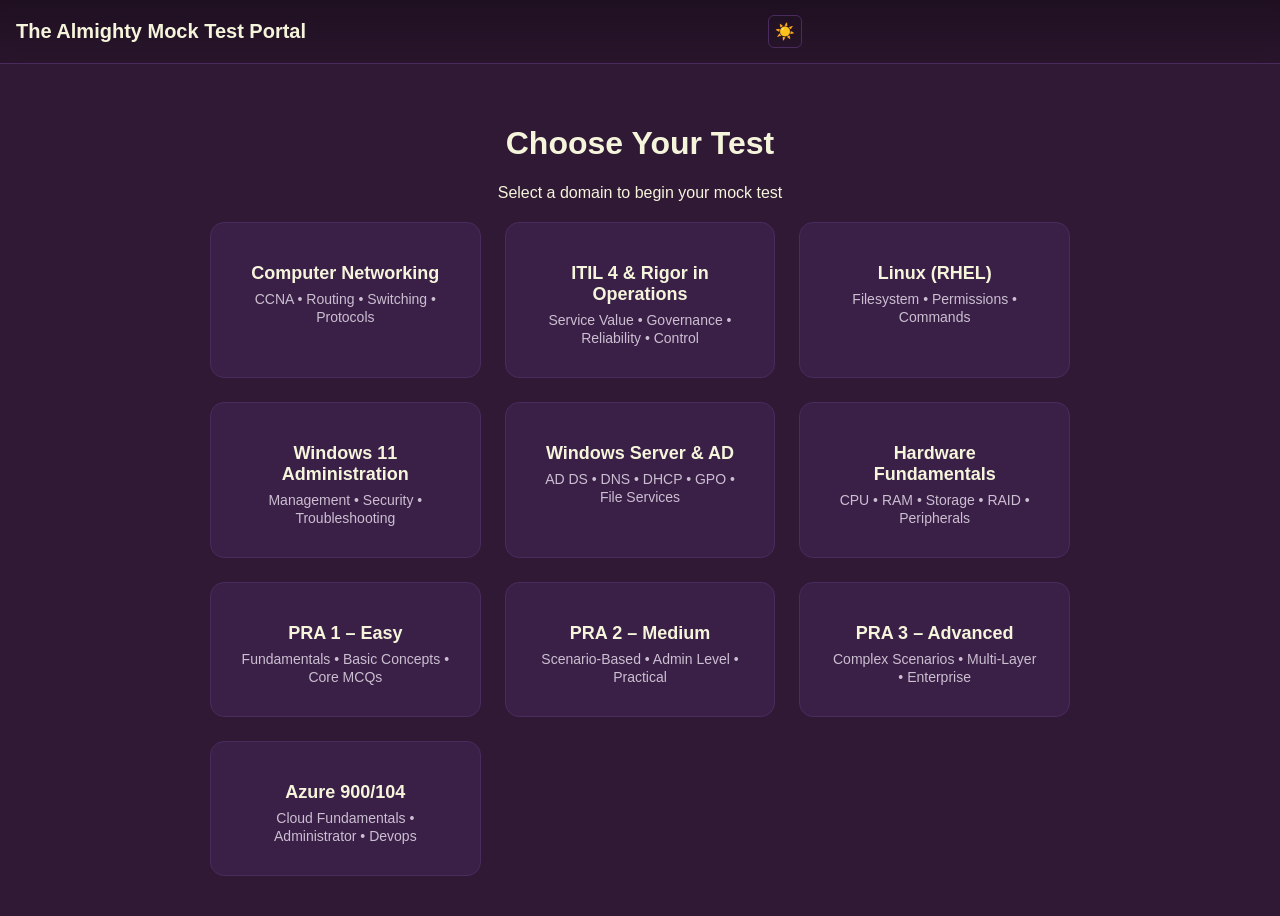
<file: index.html>
<!DOCTYPE html>
<html lang="en">
<head>
<meta charset="UTF-8">
<title>The Almighty Mock Test Portal</title>
<meta name="viewport" content="width=device-width, initial-scale=1">

<link rel="stylesheet" href="css/variables.css">
<link rel="stylesheet" href="css/layout.css">
<link rel="stylesheet" href="css/components.css">
<link rel="stylesheet" href="css/theme.css">

<style>
/* Home page specific styles */
.container{
  width:100%;
  max-width:900px;
  margin:auto;
  padding:40px 20px;
  text-align:center;
}

.cards{
  display:grid;
  grid-template-columns:repeat(auto-fit,minmax(240px,1fr));
  gap:24px;
  margin-top:20px;
}
.card{
  background:var(--card);
  border:1px solid var(--border);
  border-radius:14px;
  padding:30px;
  text-decoration:none;
  color:var(--text);
  transition:.25s ease;
}

.card:hover{
  transform:translateY(-6px);
  border-color:var(--accent);
}

.card svg{
  width:42px;
  height:42px;
  margin-bottom:16px;
  stroke:currentColor;
  fill:none;
  stroke-width:2;
}

.card h3{
  margin:10px 0 6px;
  font-size:18px;
}

.card span{
  color:var(--muted);
  font-size:14px;
}

.icon-btn{
  background:none;
  border:1px solid var(--border);
  border-radius:6px;
  padding:6px;
  color:var(--text);
  cursor:pointer;
}
</style>
</head>

<body>

<header>
  <b>The Almighty Mock Test Portal</b>
  <button id="themeToggle" class="icon-btn"></button>
</header>

<main>
  <div class="container">
    <h1>Choose Your Test</h1>
    <p>Select a domain to begin your mock test</p>

    <div class="cards">

      <a href="networking.html" class="card">
        <h3>Computer Networking</h3>
        <span>CCNA • Routing • Switching • Protocols</span>
      </a>

      <a href="itil.html" class="card">
        <h3>ITIL 4 & Rigor in Operations</h3>
        <span>Service Value • Governance • Reliability • Control</span>
      </a>

      <a href="linux.html" class="card">
        <h3>Linux (RHEL)</h3>
        <span>Filesystem • Permissions • Commands</span>
      </a>

      <a href="windows.html" class="card">
        <h3>Windows 11 Administration</h3>
        <span>Management • Security • Troubleshooting</span>
      </a>

      <a href="server.html" class="card">
        <h3>Windows Server & AD</h3>
        <span>AD DS • DNS • DHCP • GPO • File Services</span>
      </a>

      <a href="hardware.html" class="card">
        <h3>Hardware Fundamentals</h3>
        <span>CPU • RAM • Storage • RAID • Peripherals</span>
      </a>

      <a href="praeasy.html" class="card">
        <h3>PRA 1 – Easy</h3>
        <span>Fundamentals • Basic Concepts • Core MCQs</span>
      </a>

      <a href="pramedium.html" class="card">
        <h3>PRA 2 – Medium</h3>
        <span>Scenario-Based • Admin Level • Practical</span>
      </a>

      <a href="prahard.html" class="card">
        <h3>PRA 3 – Advanced</h3>
        <span>Complex Scenarios • Multi-Layer • Enterprise</span>
      </a>
      <a href="azure.html" class="card">
        <h3>Azure 900/104</h3>
        <span>Cloud Fundamentals • Administrator • Devops</span>
      </a>

    </div>
  </div>
</main>

<script>
// Theme Toggle
const toggleBtn = document.getElementById("themeToggle");
const root = document.documentElement;

function setTheme(theme){
  root.setAttribute("data-theme", theme);
  localStorage.setItem("theme", theme);
  toggleBtn.textContent = theme === "dark" ? "☀️" : "🌙";
}

const savedTheme = localStorage.getItem("theme") || "dark";
setTheme(savedTheme);

toggleBtn.onclick = () => {
  setTheme(root.getAttribute("data-theme") === "dark" ? "light" : "dark");
};
</script>

</body>
</html>
</file>
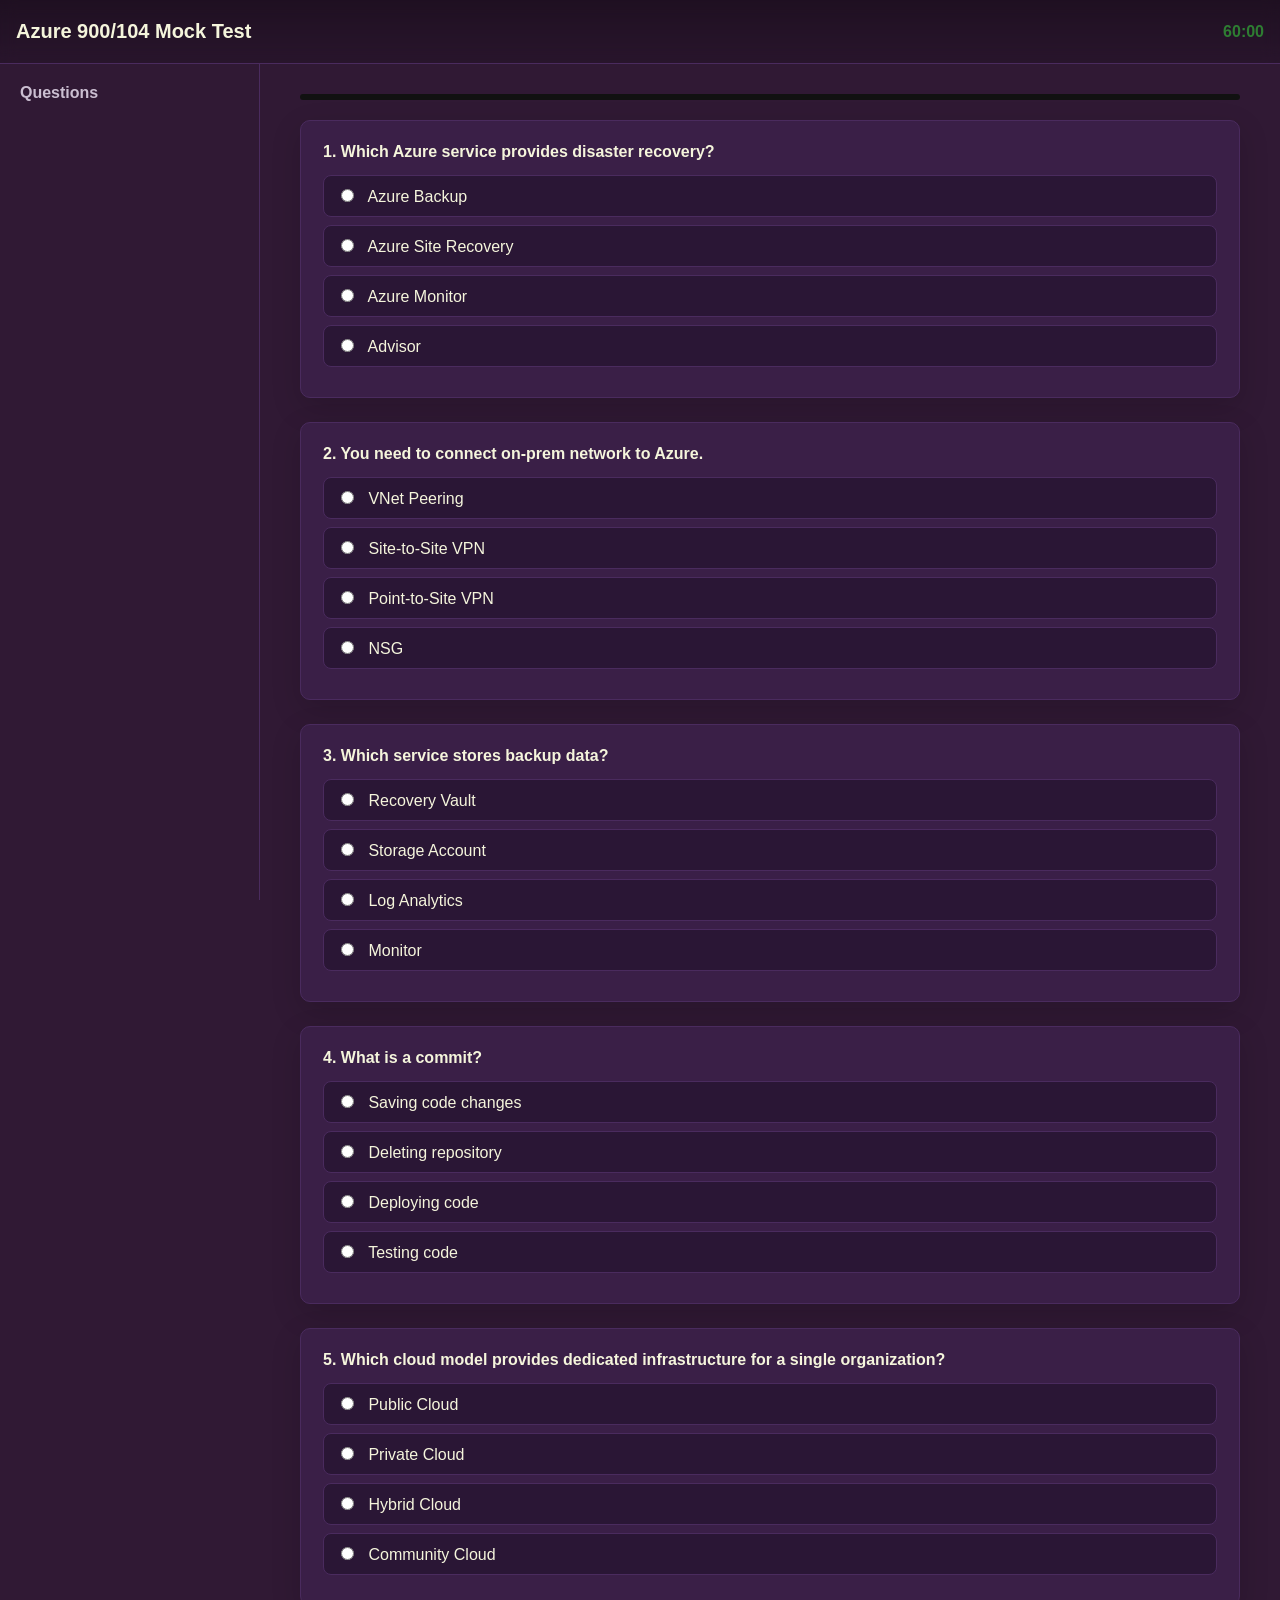
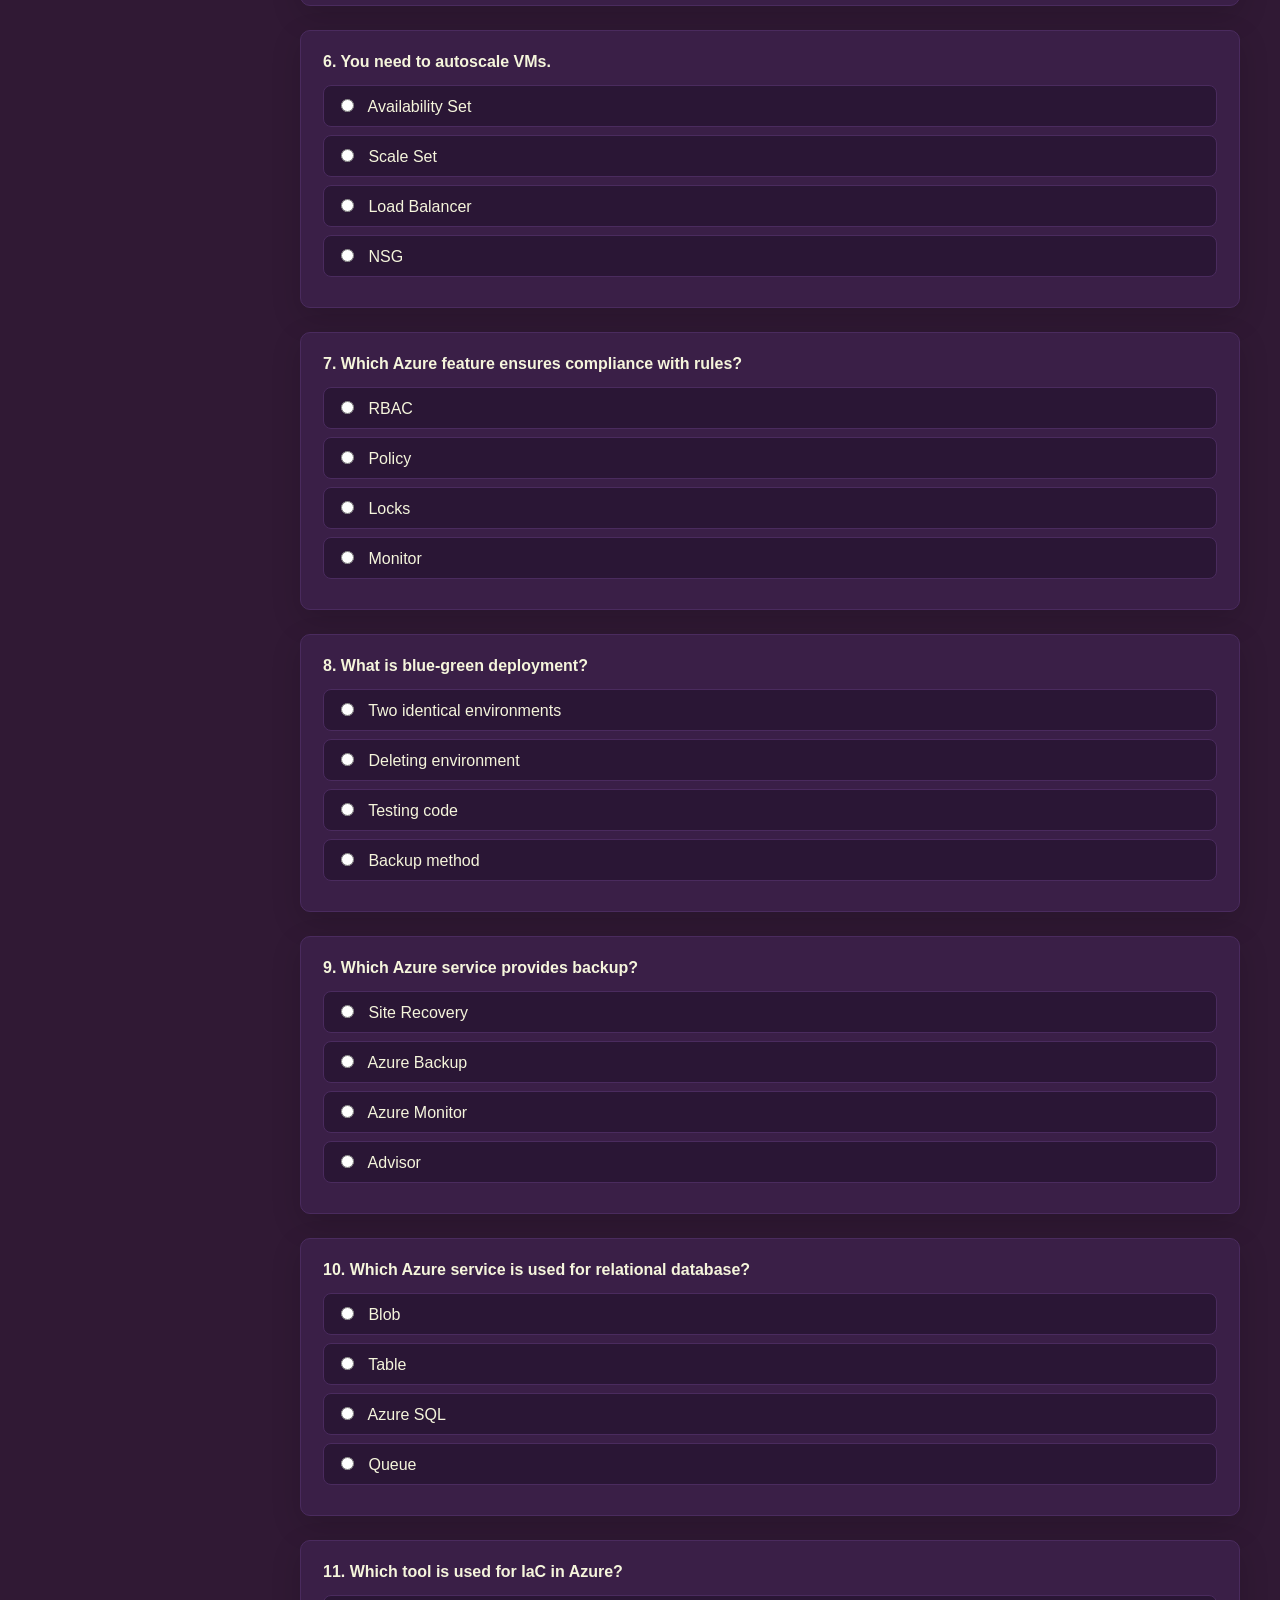
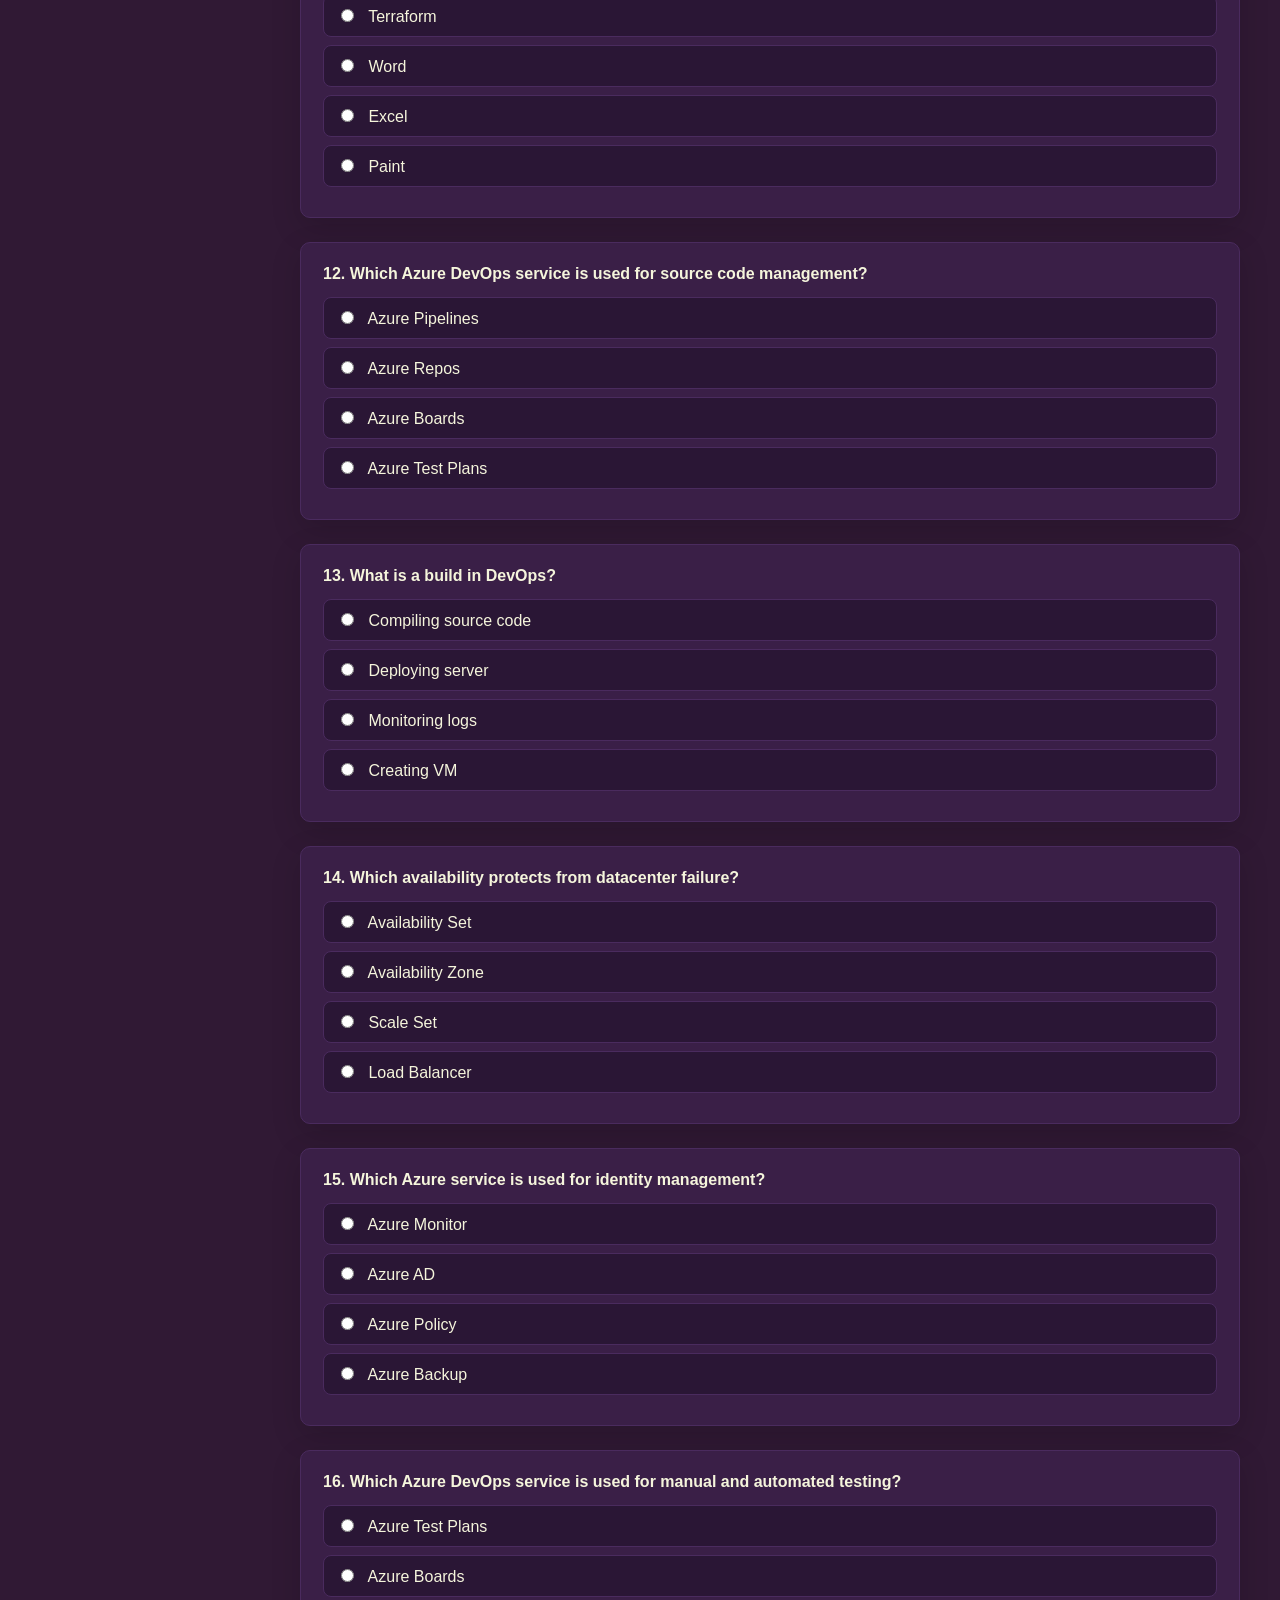
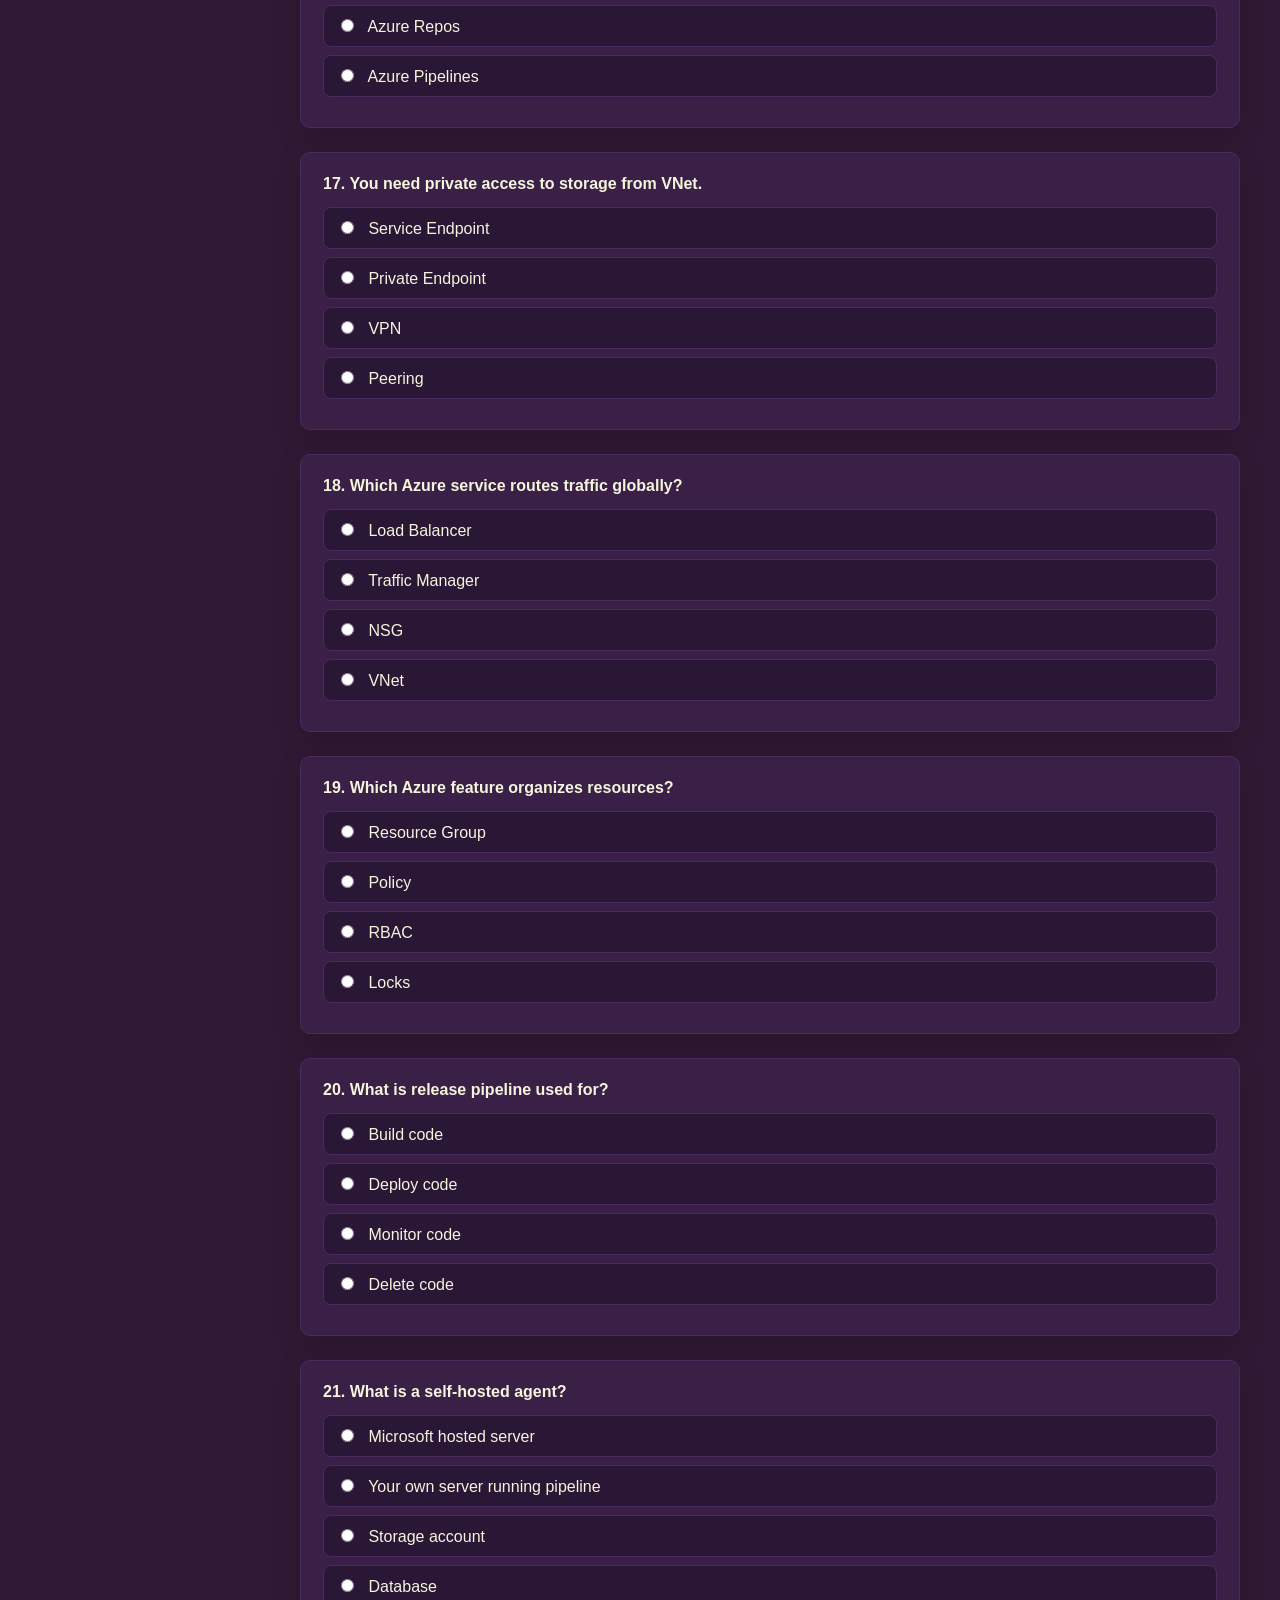
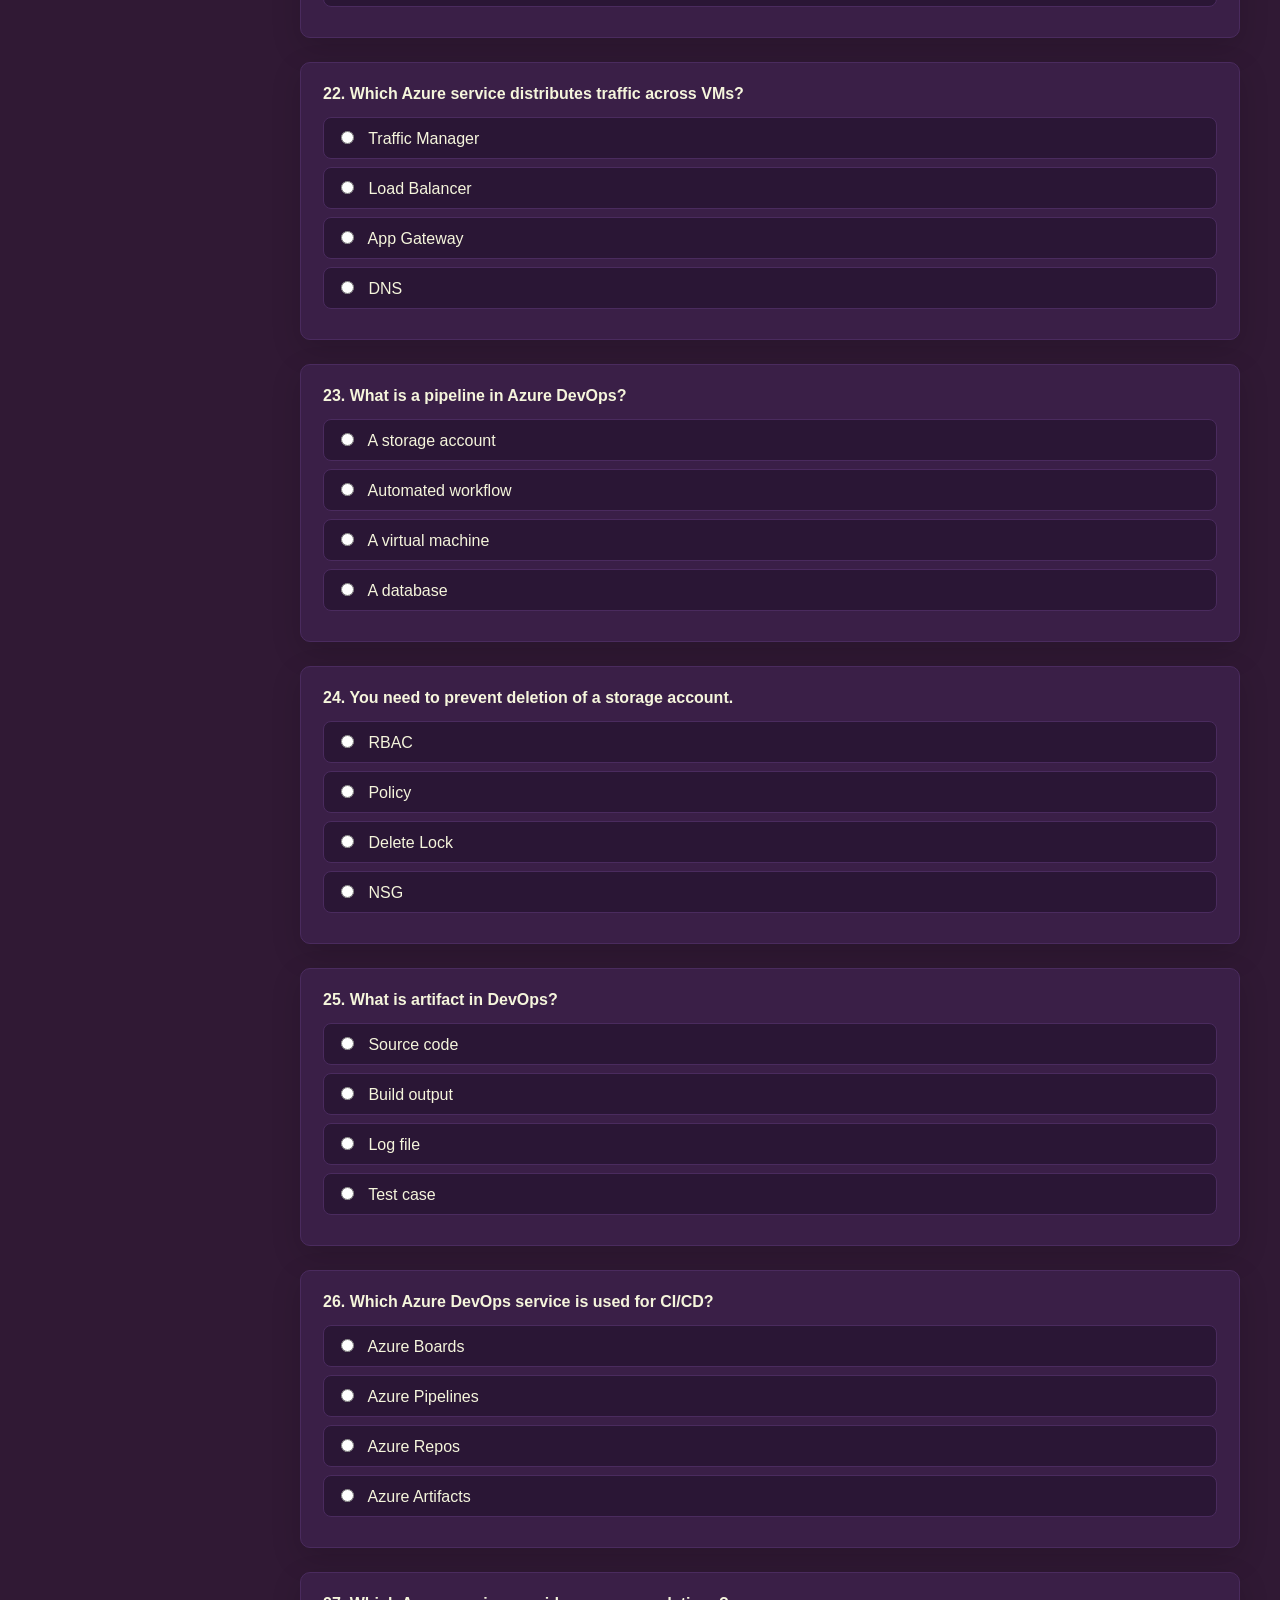
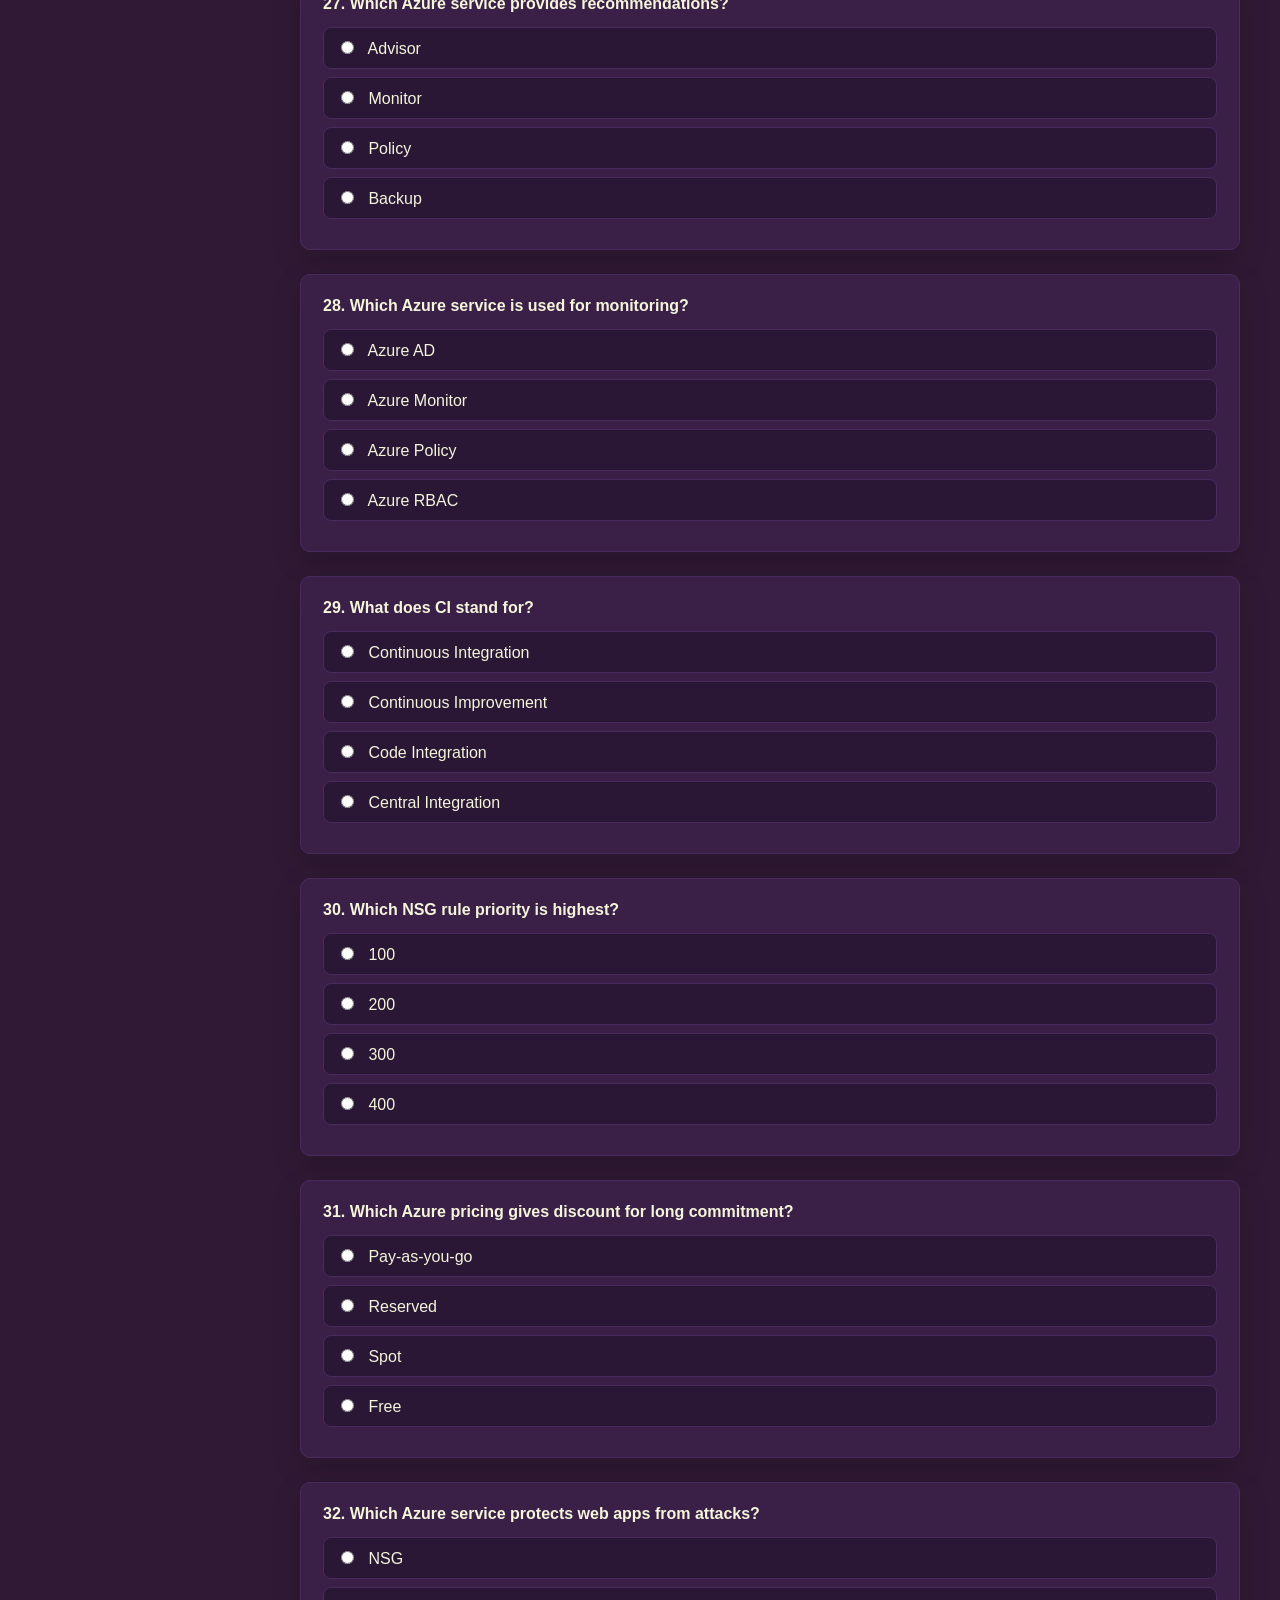
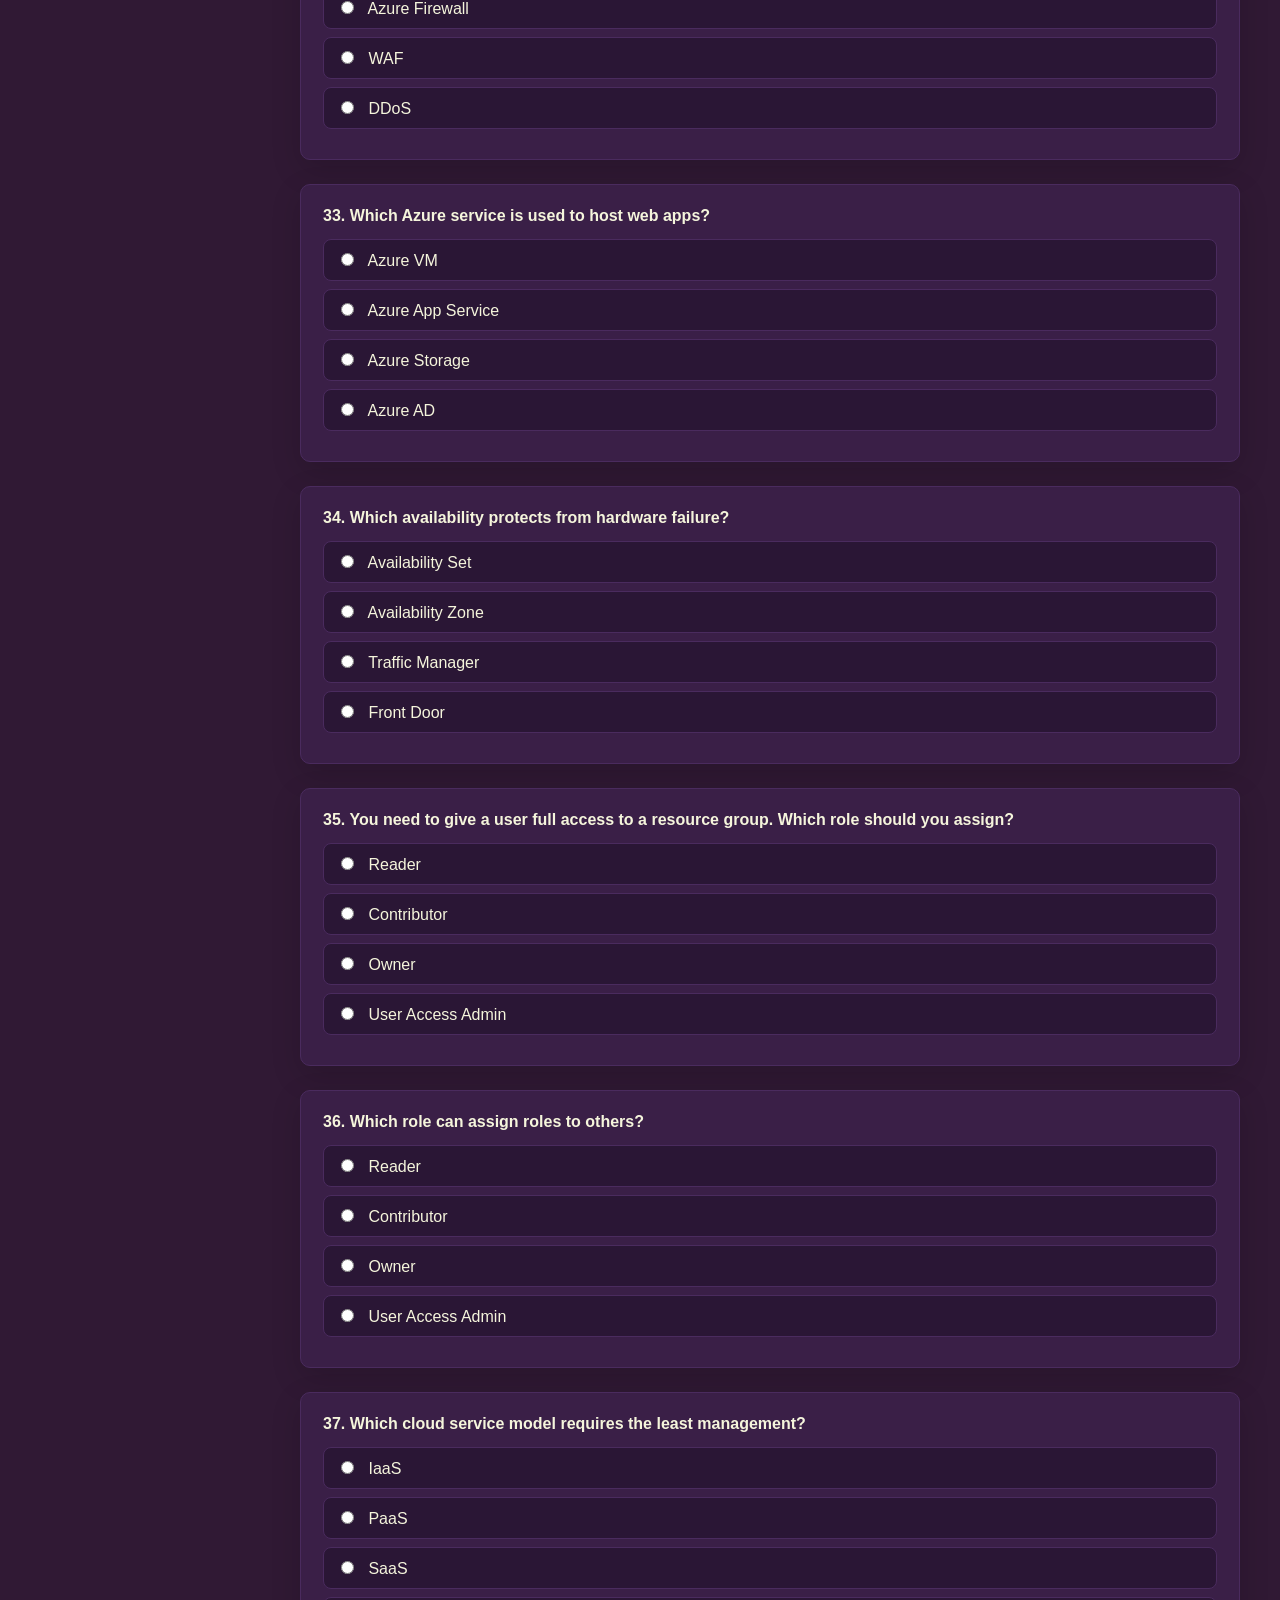
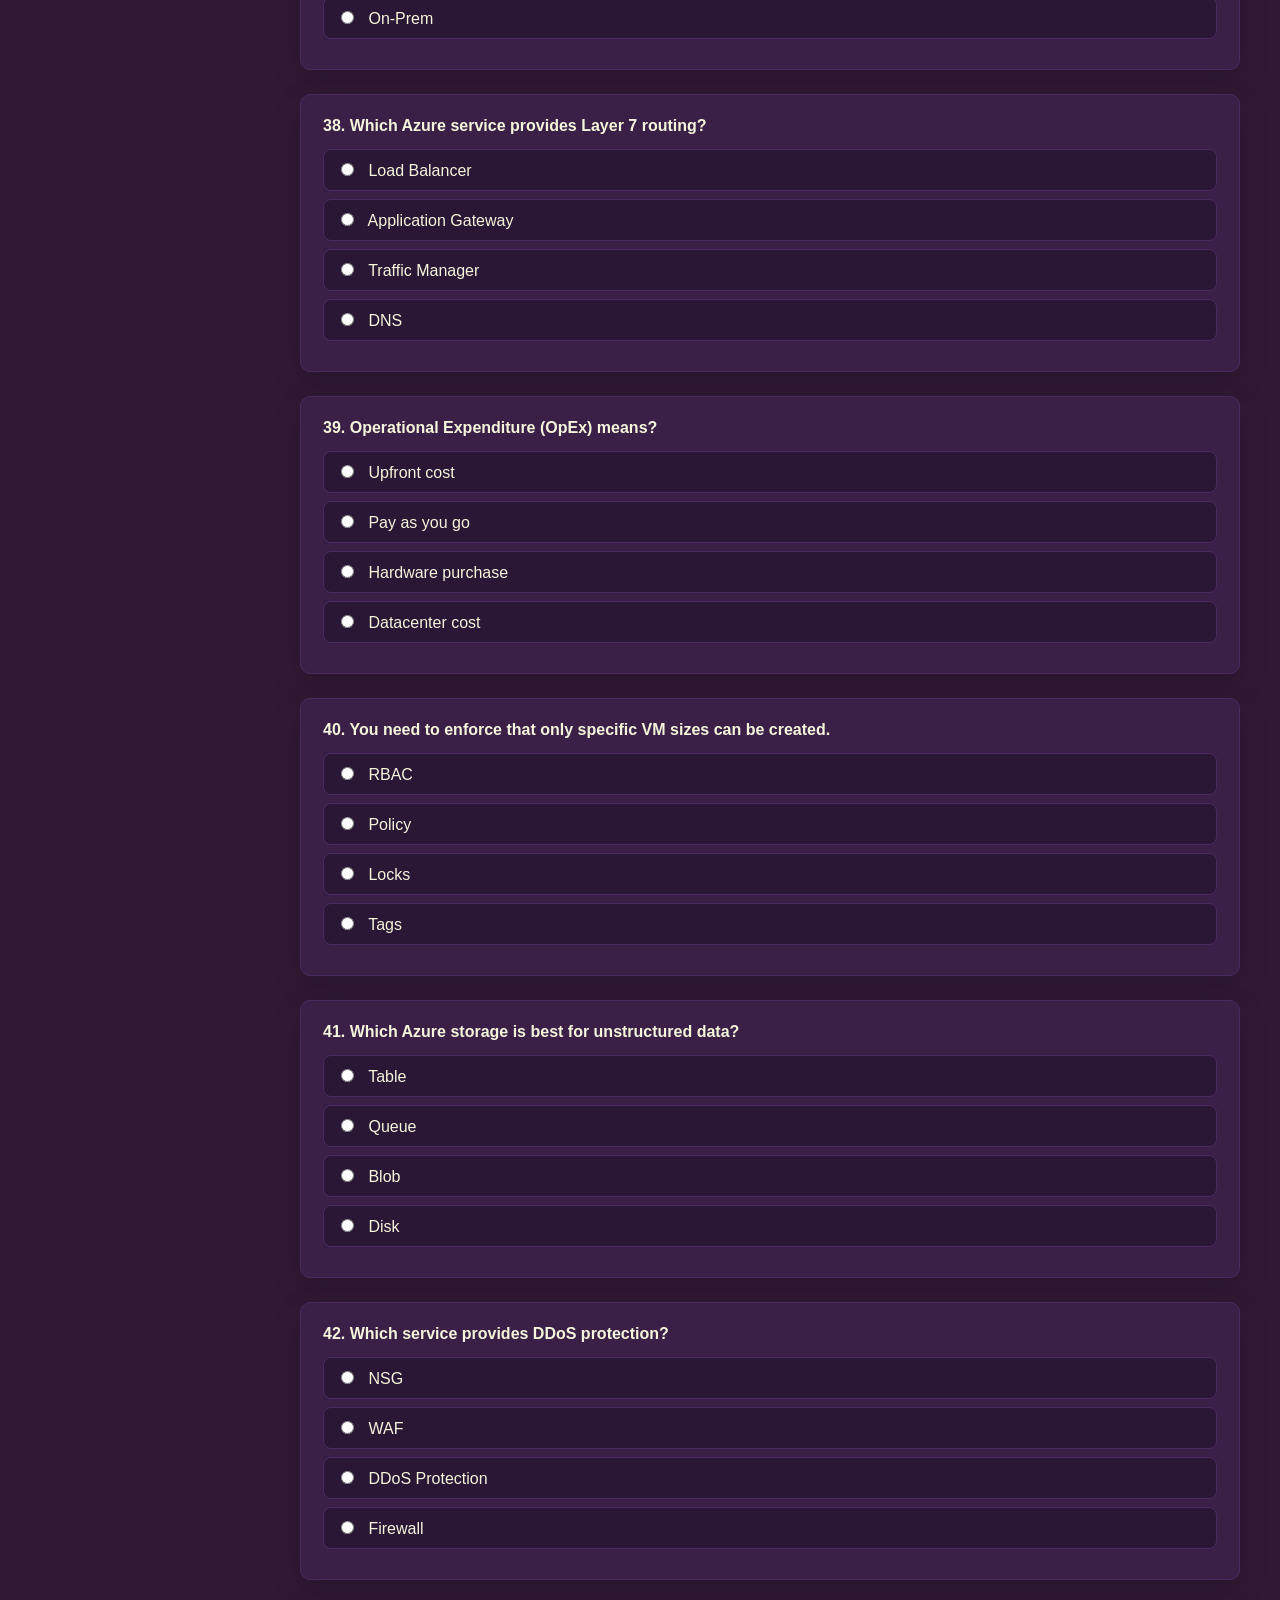
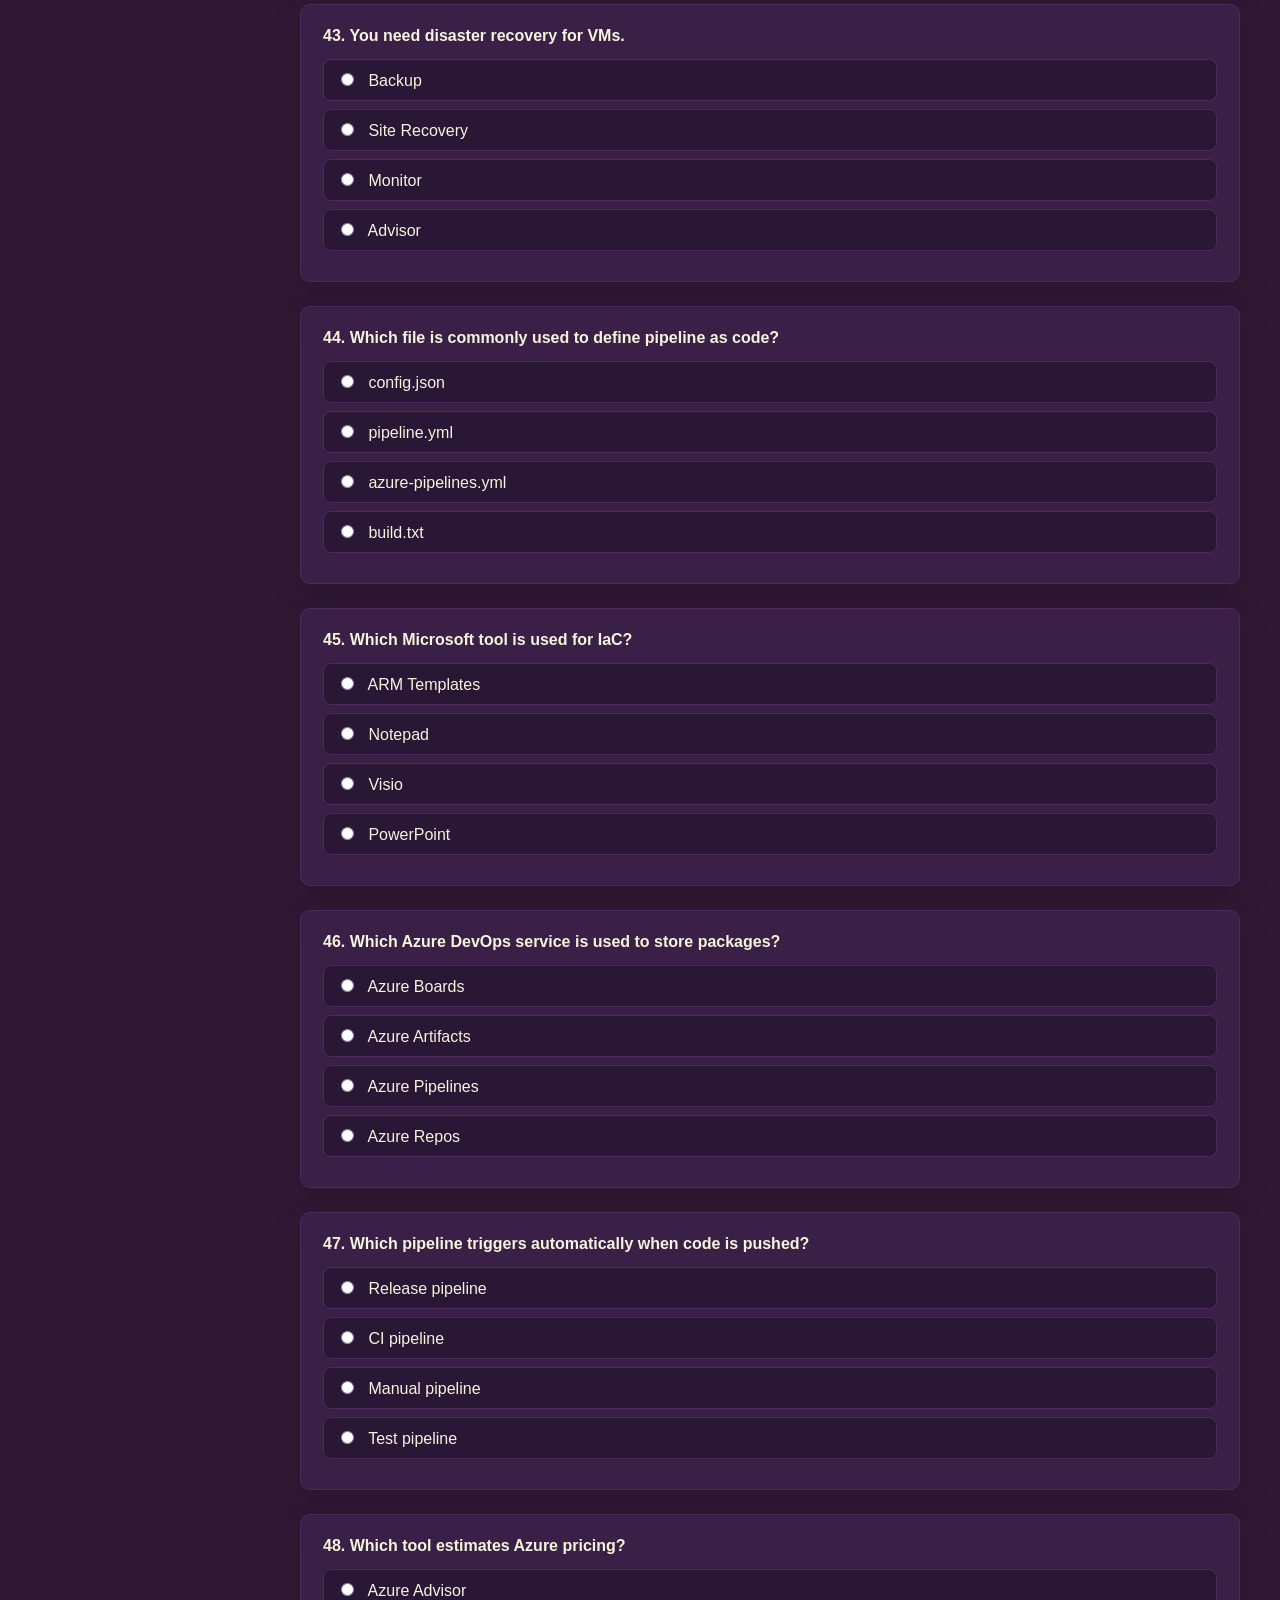
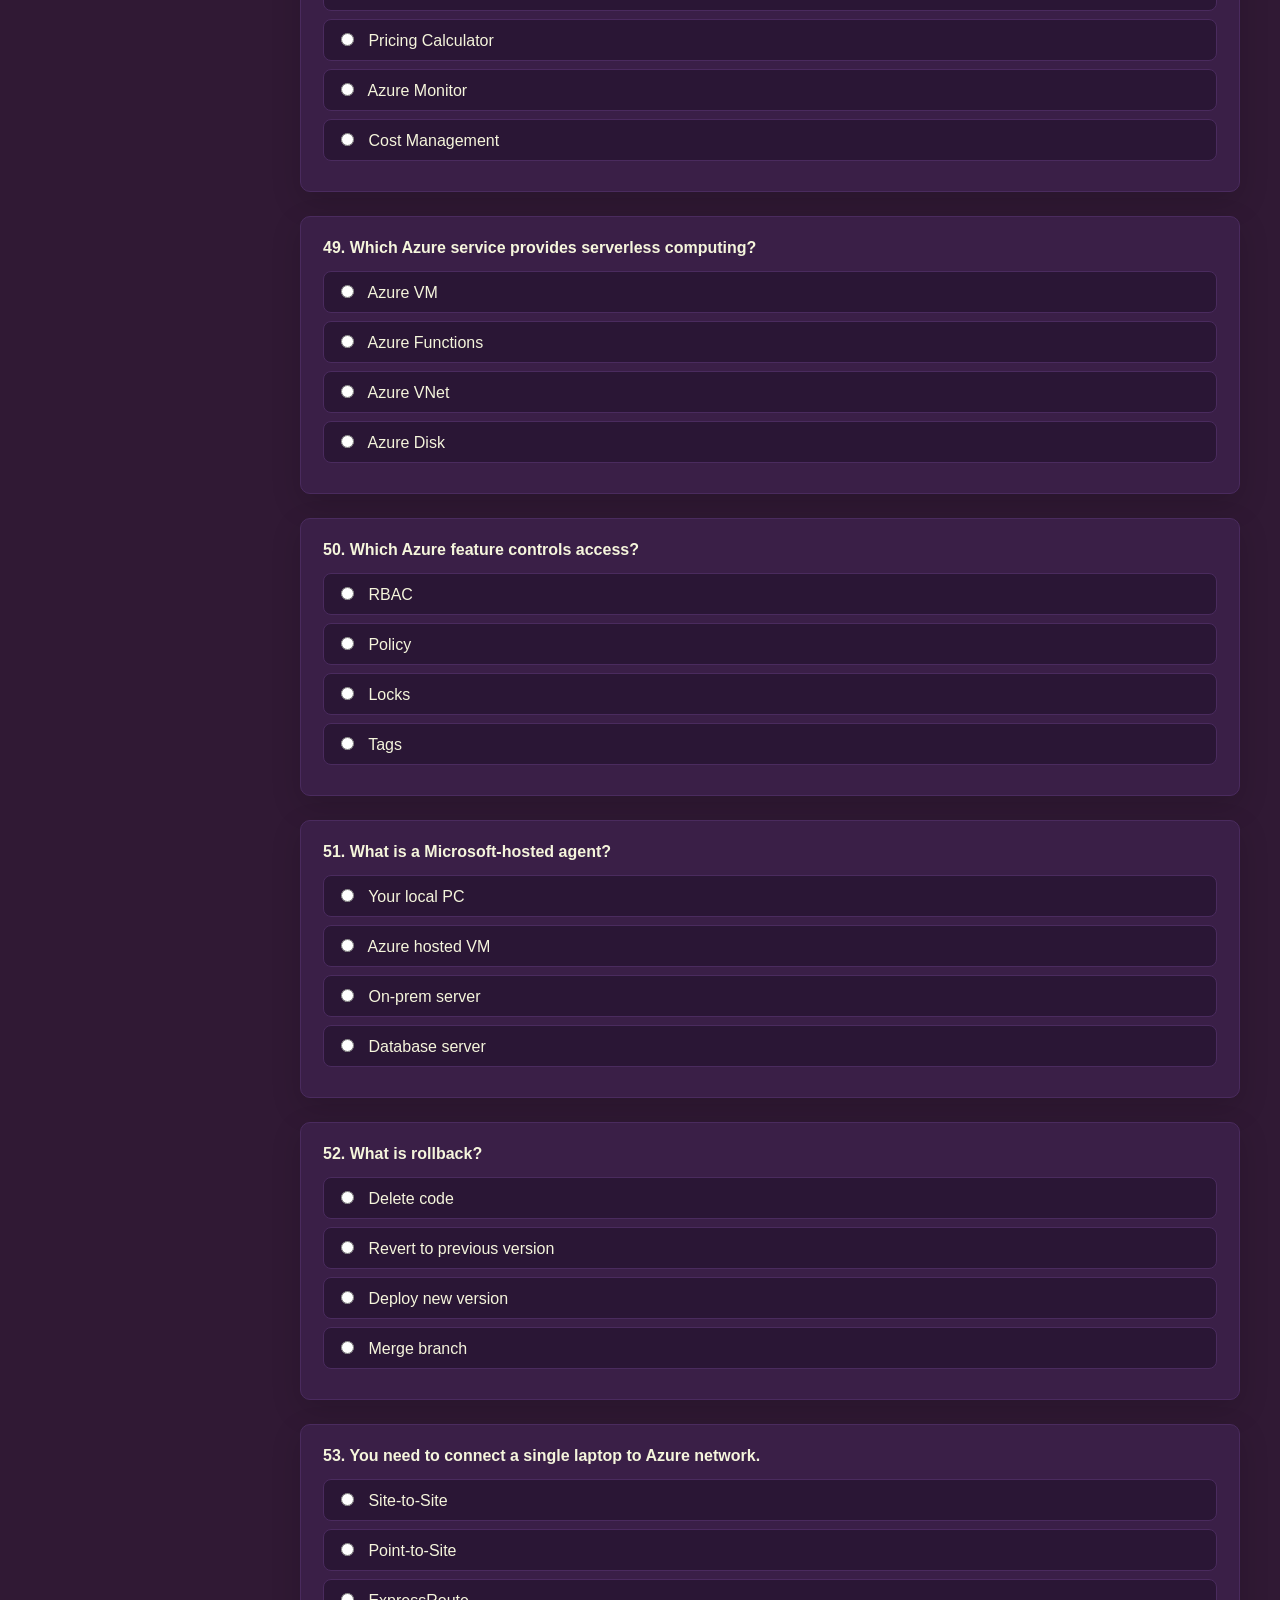
<file: azure.html>
<!DOCTYPE html>
<html lang="en">
<head>
<meta charset="UTF-8">
<title>Azure 900/104 Mock Test</title>

<link rel="stylesheet" href="css/variables.css">
<link rel="stylesheet" href="css/layout.css">
<link rel="stylesheet" href="css/components.css">
<link rel="stylesheet" href="css/theme.css">
</head>

<body data-theme="dark">

<header>
  <b>Azure 900/104 Mock Test</b>
  <div class="timer" id="timer">60:00</div>
</header>

<main>
  <aside>
    <h3>Questions</h3>
    <div class="grid" id="nav"></div>
  </aside>

  <section>
    <div class="progress"><div id="progressBar"></div></div>
    <div id="result" class="result"></div>
    <form id="quizForm"></form>
  </section>
</main>

<script type="module">
import { questions } from './questions/azure.js';
import { startApp } from './js/app.js';

startApp(questions);
</script>

</body>
</html>
</file>
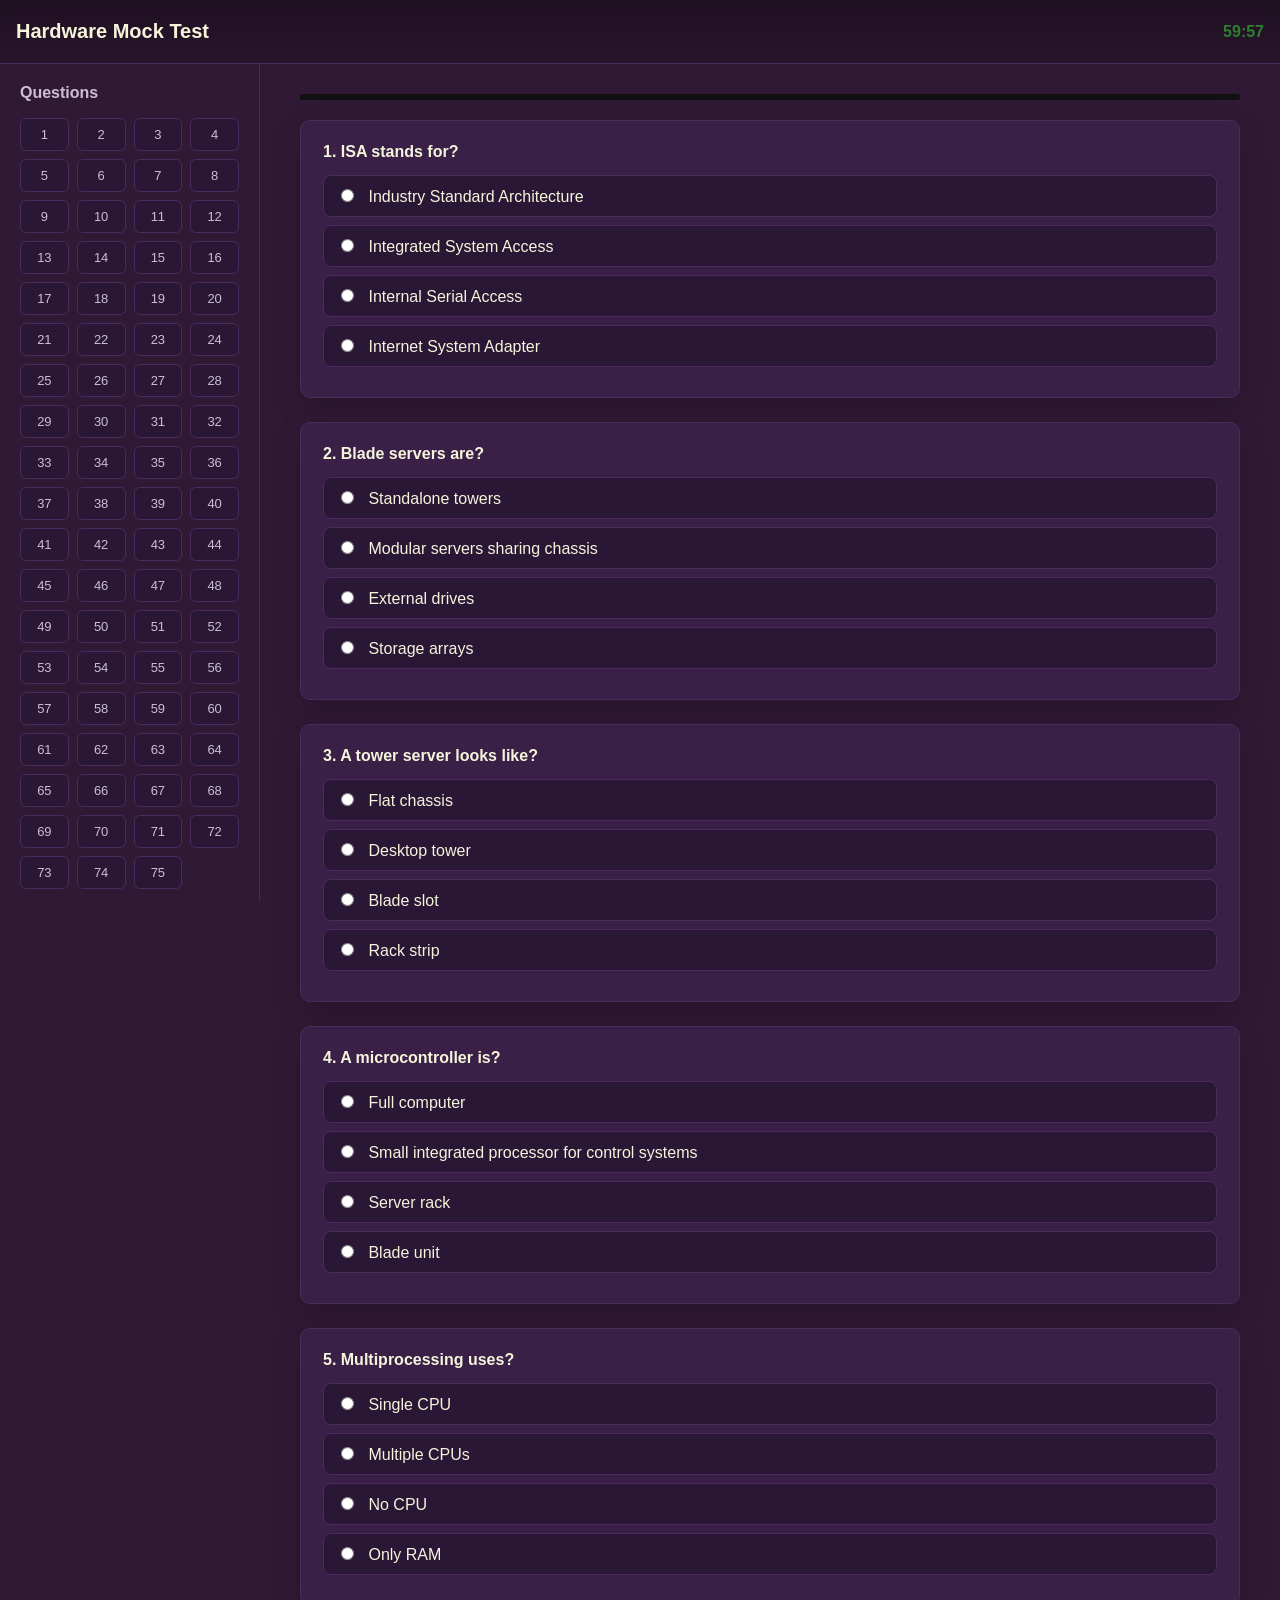
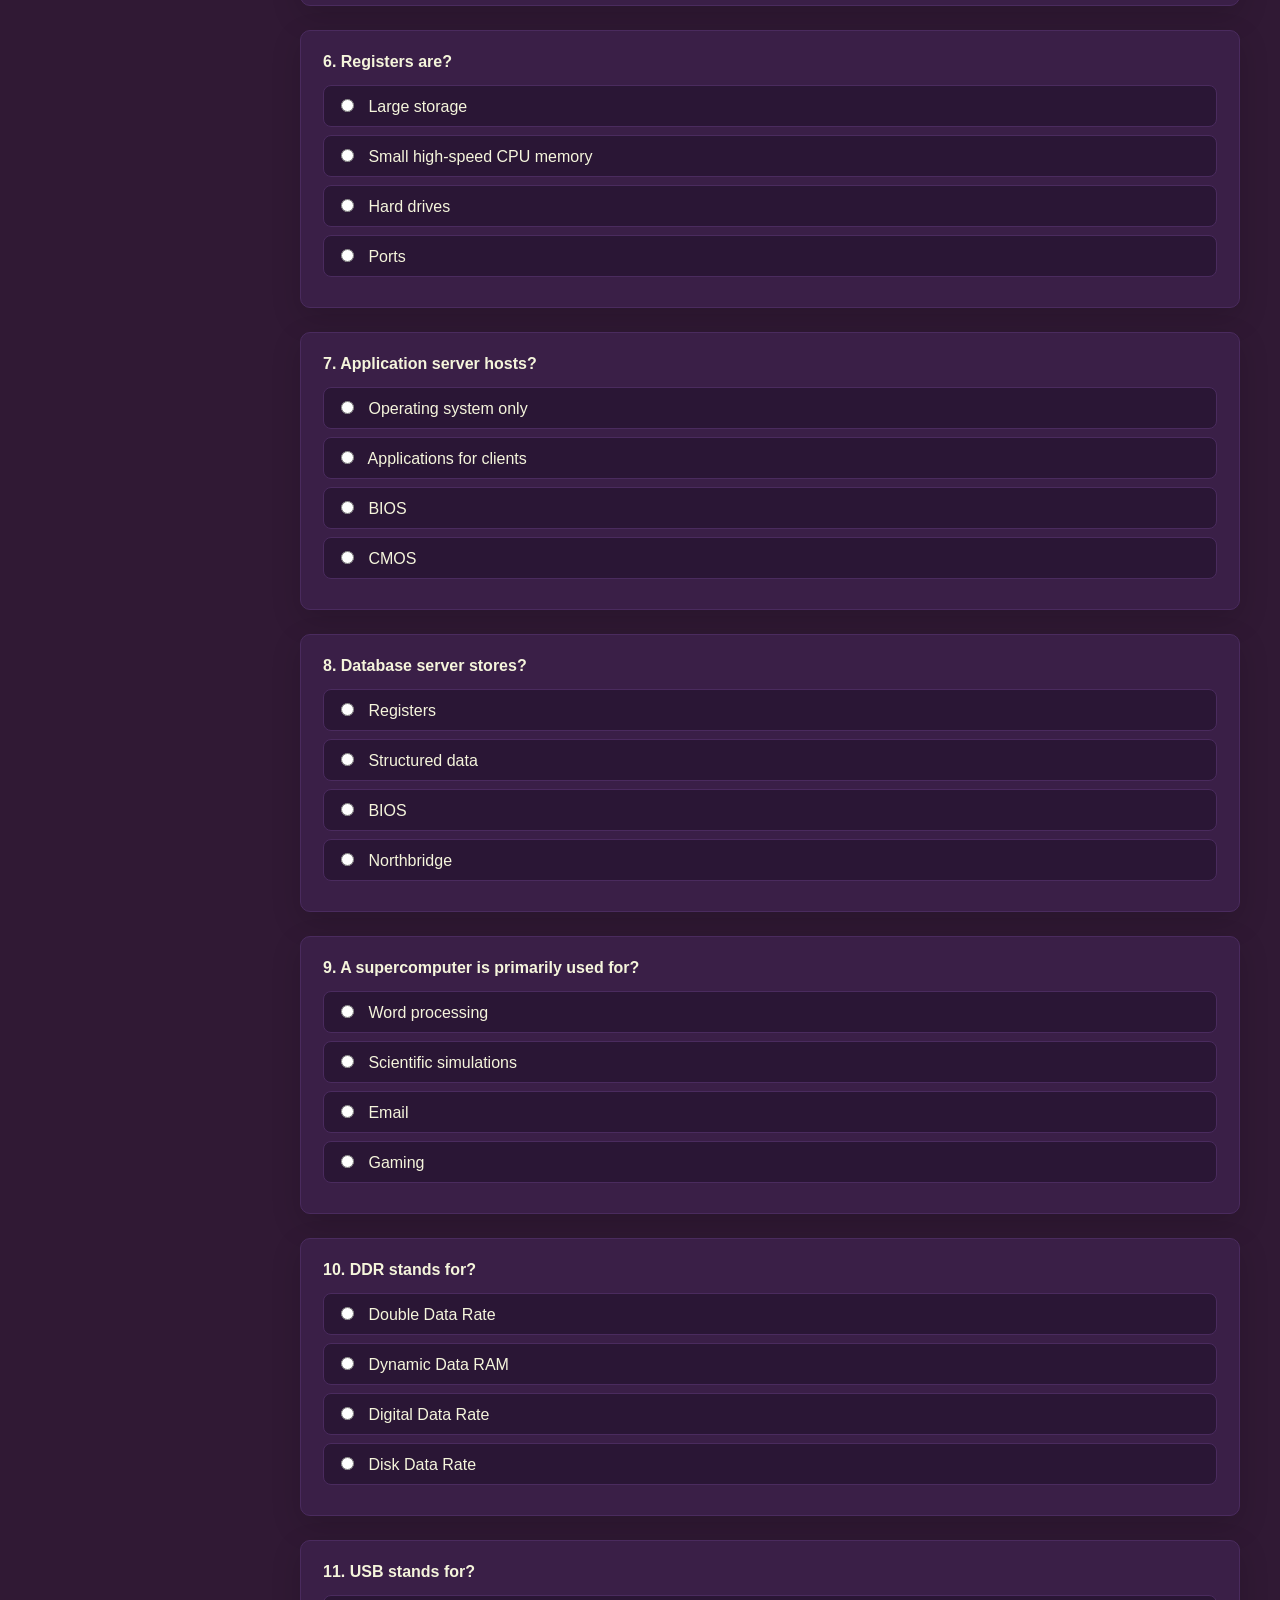
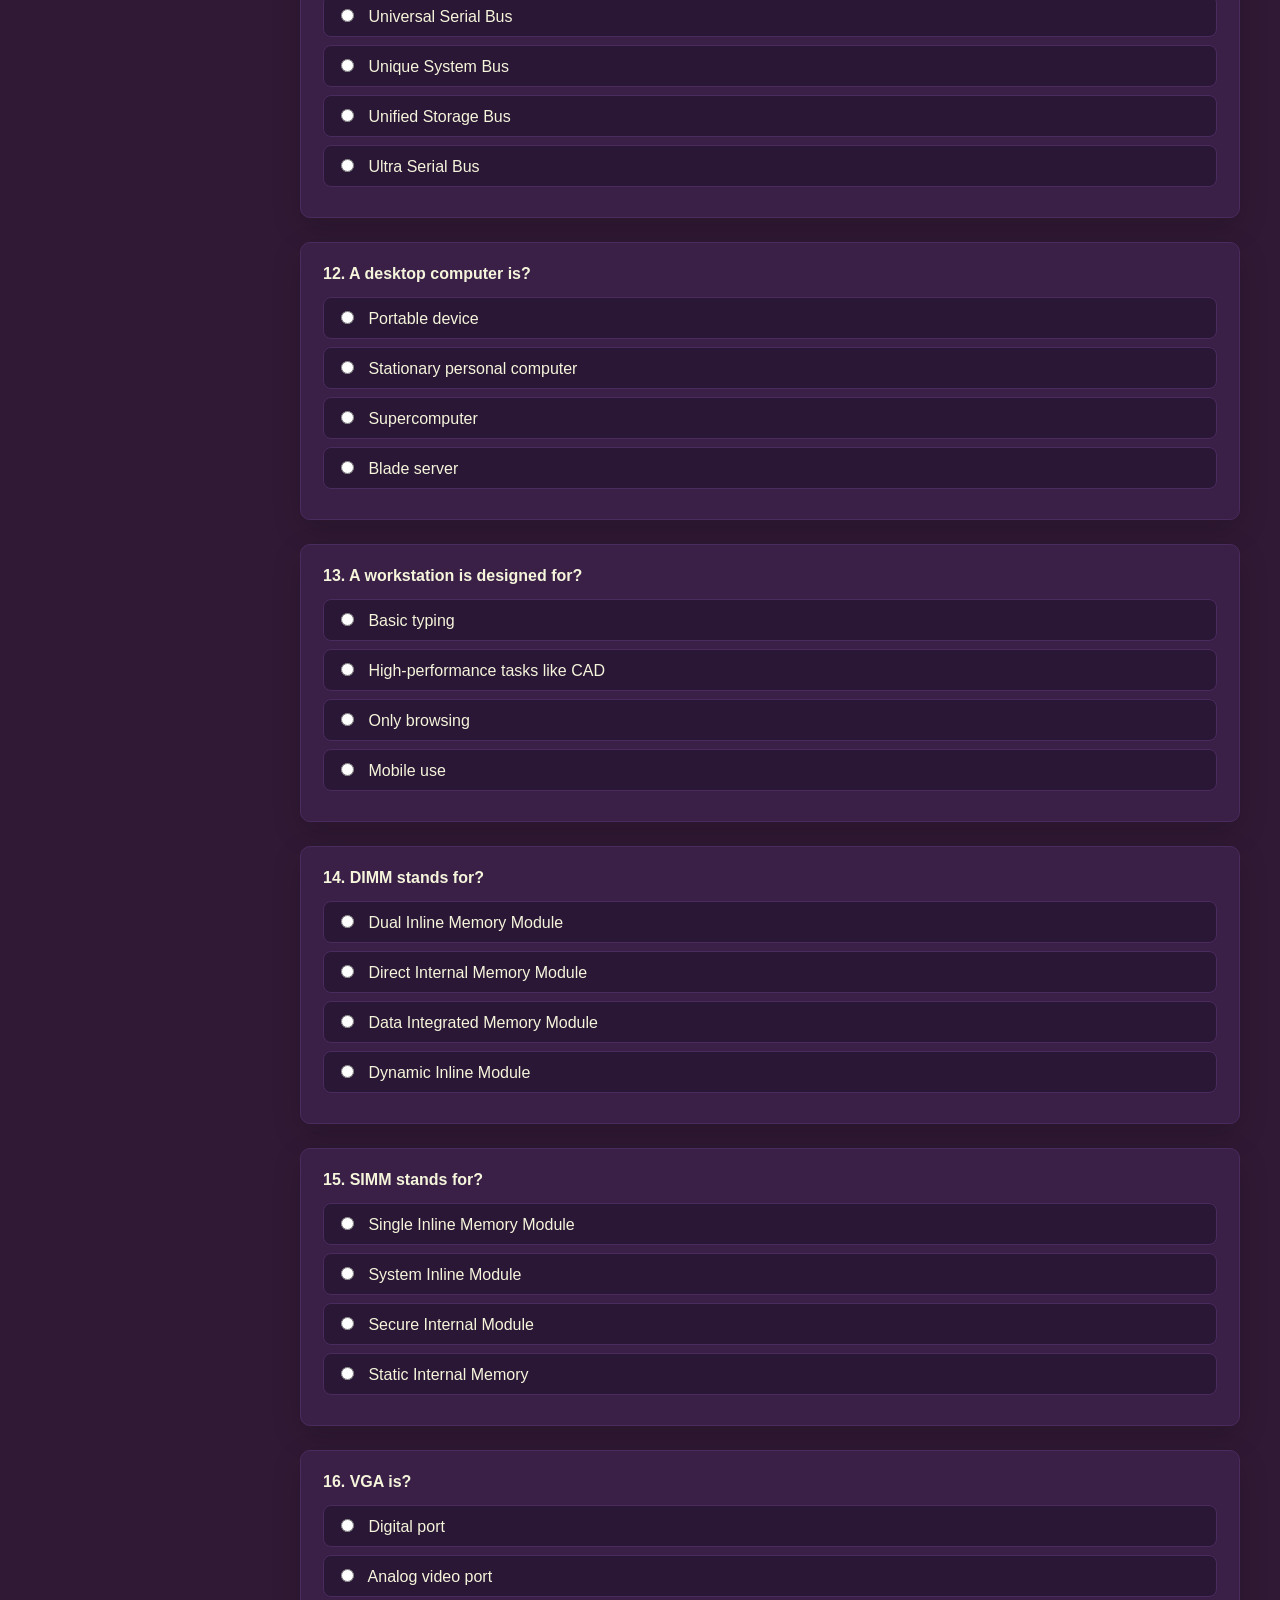
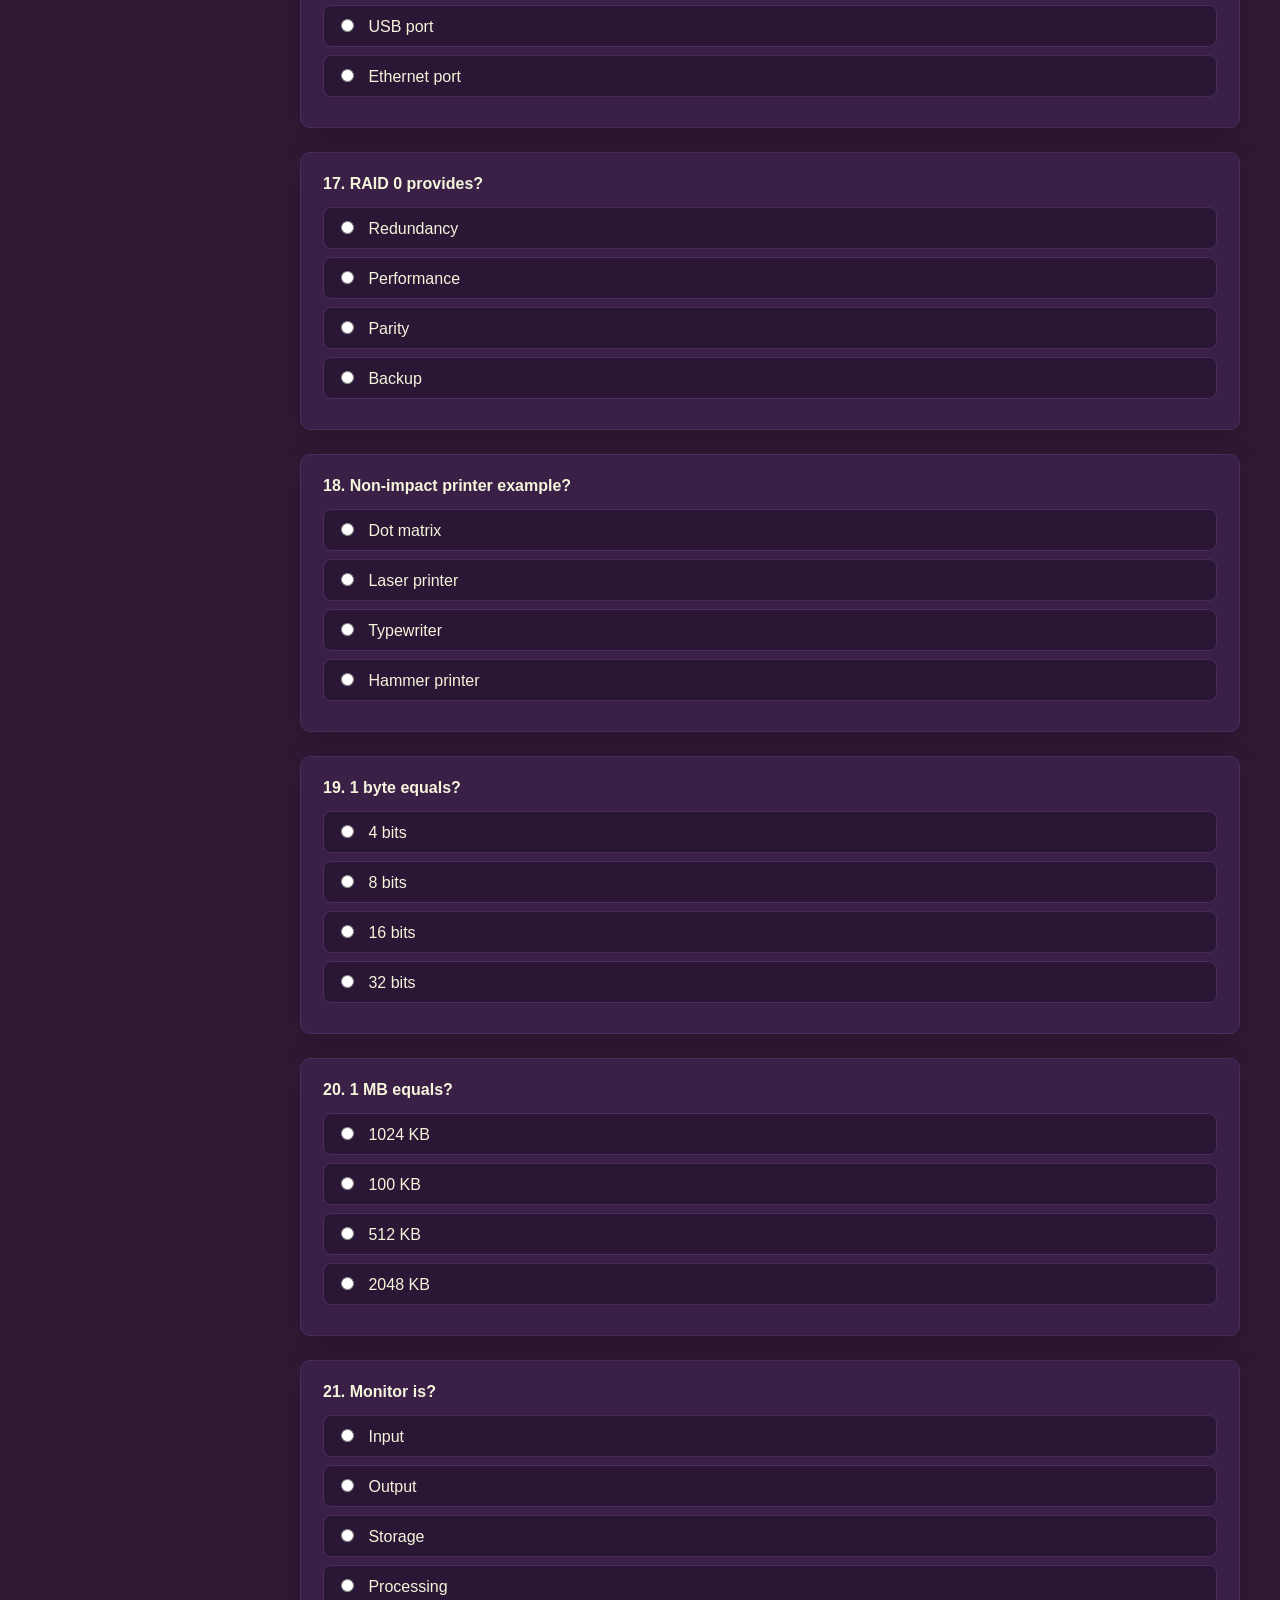
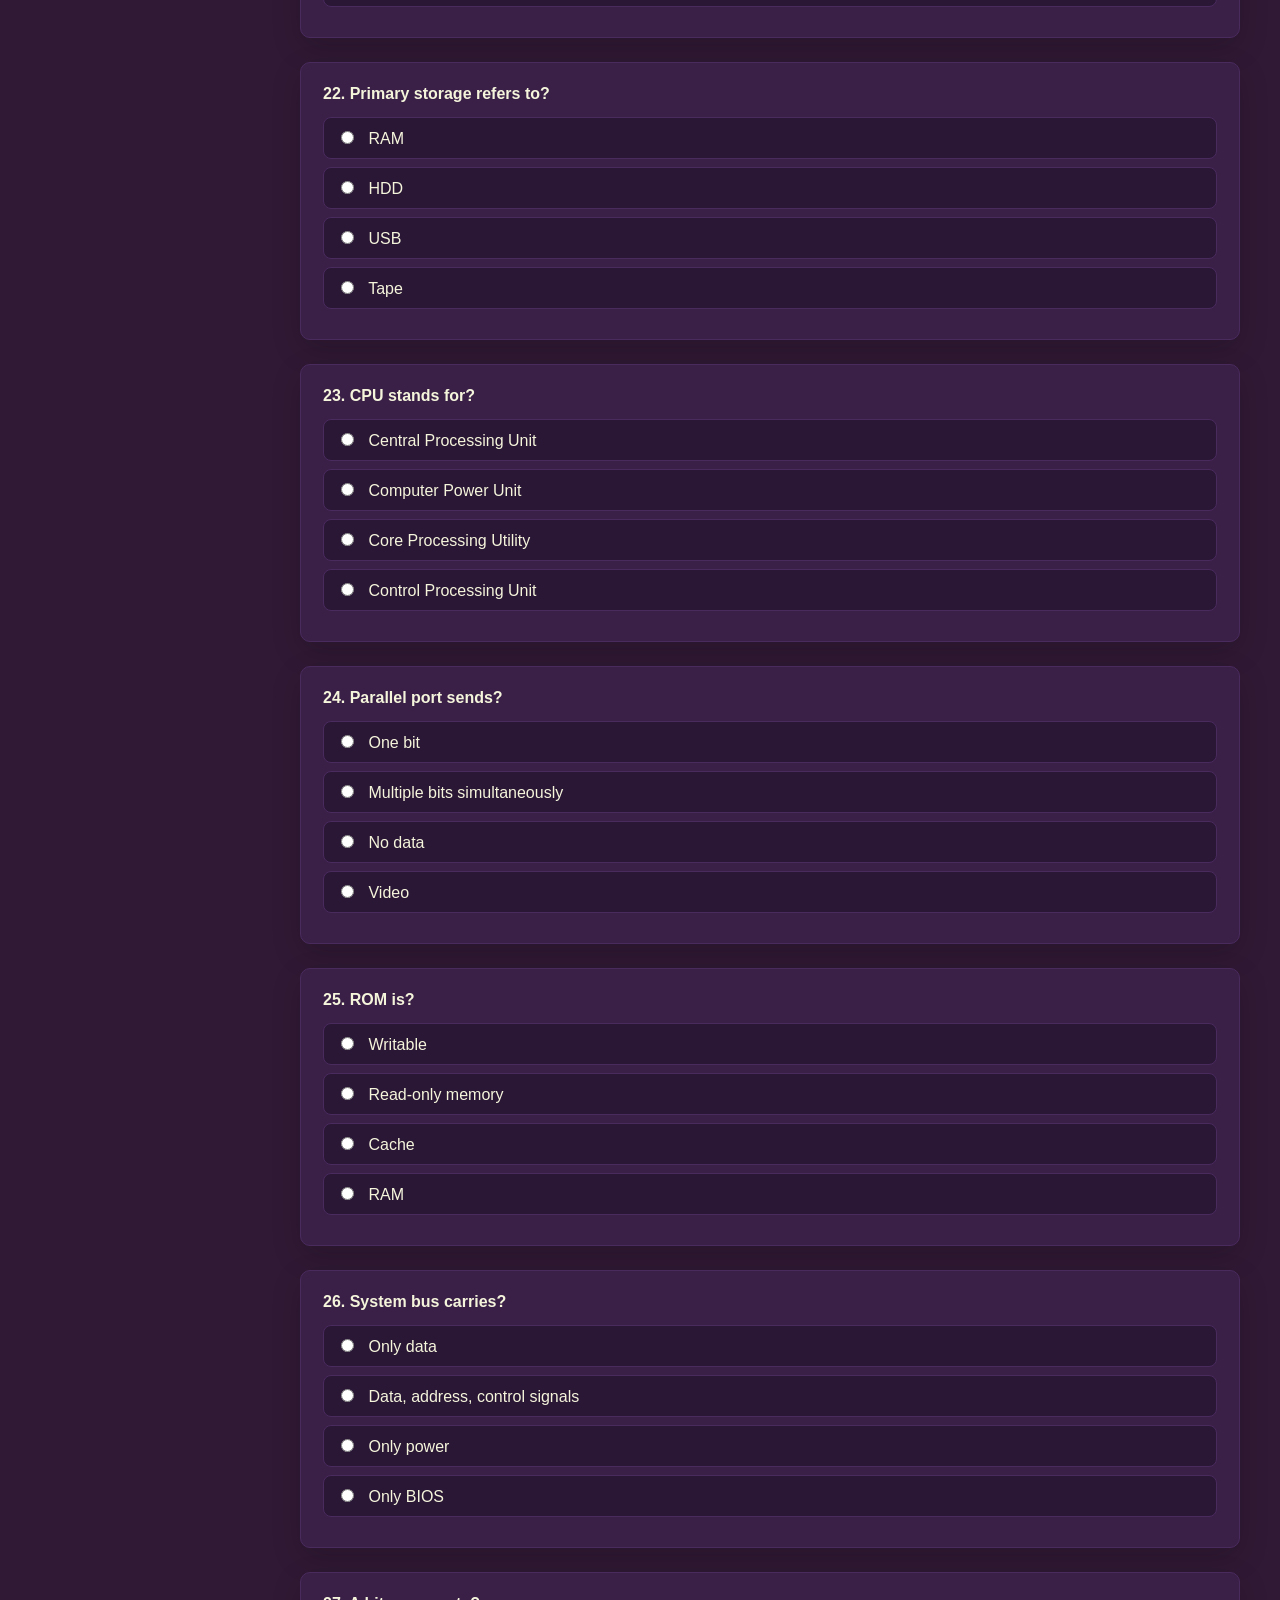
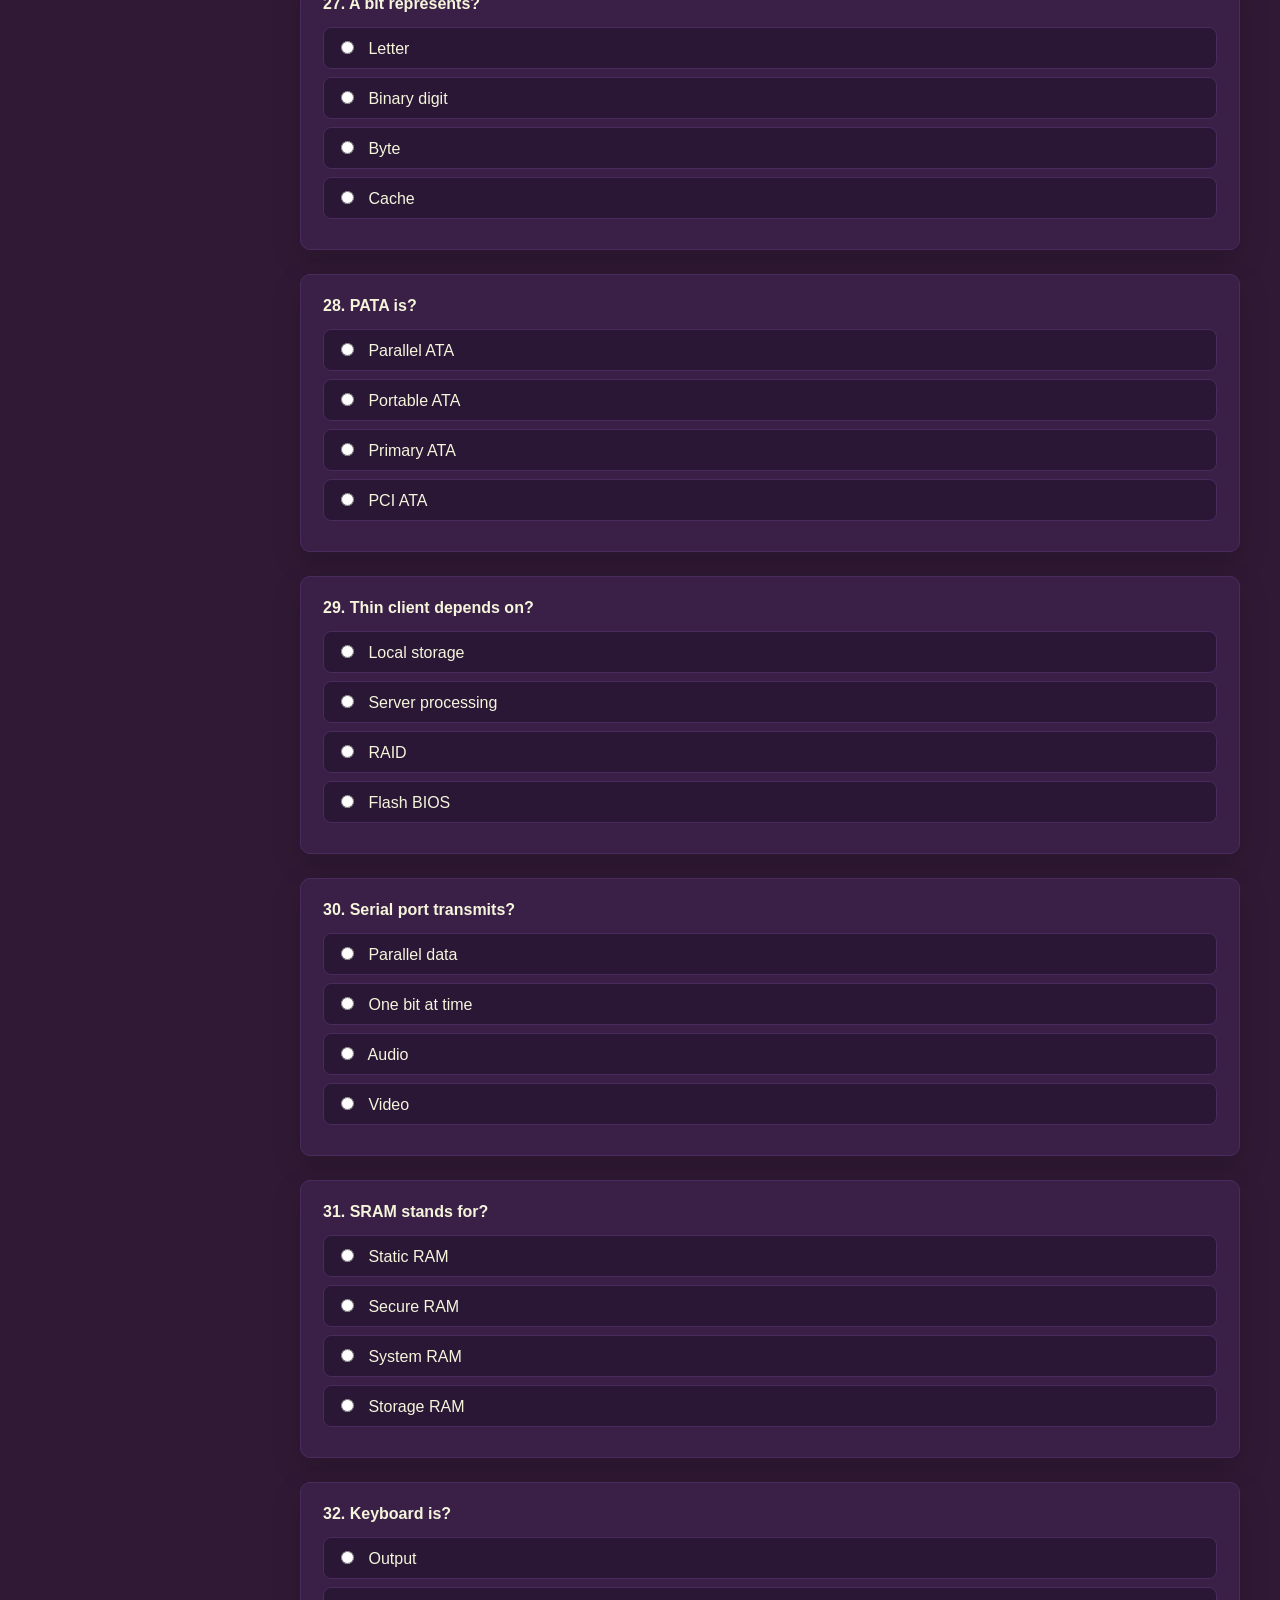
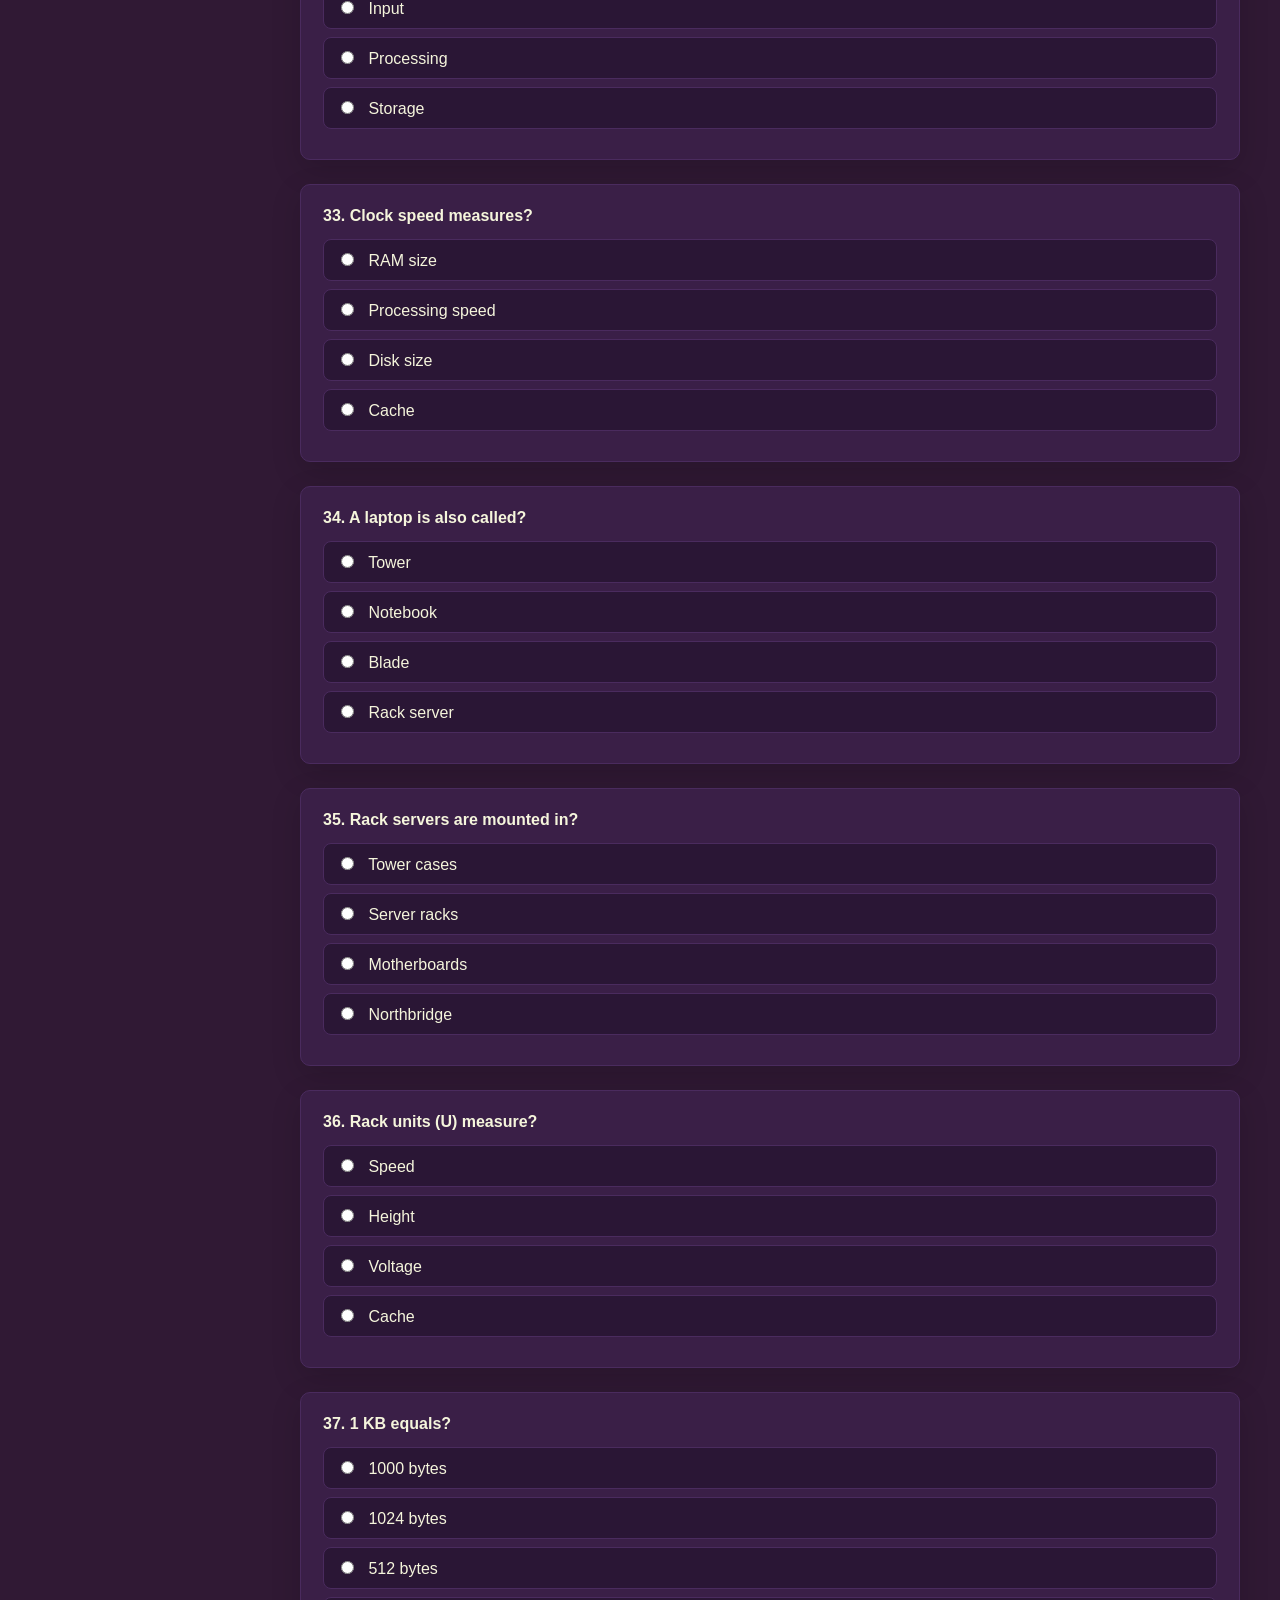
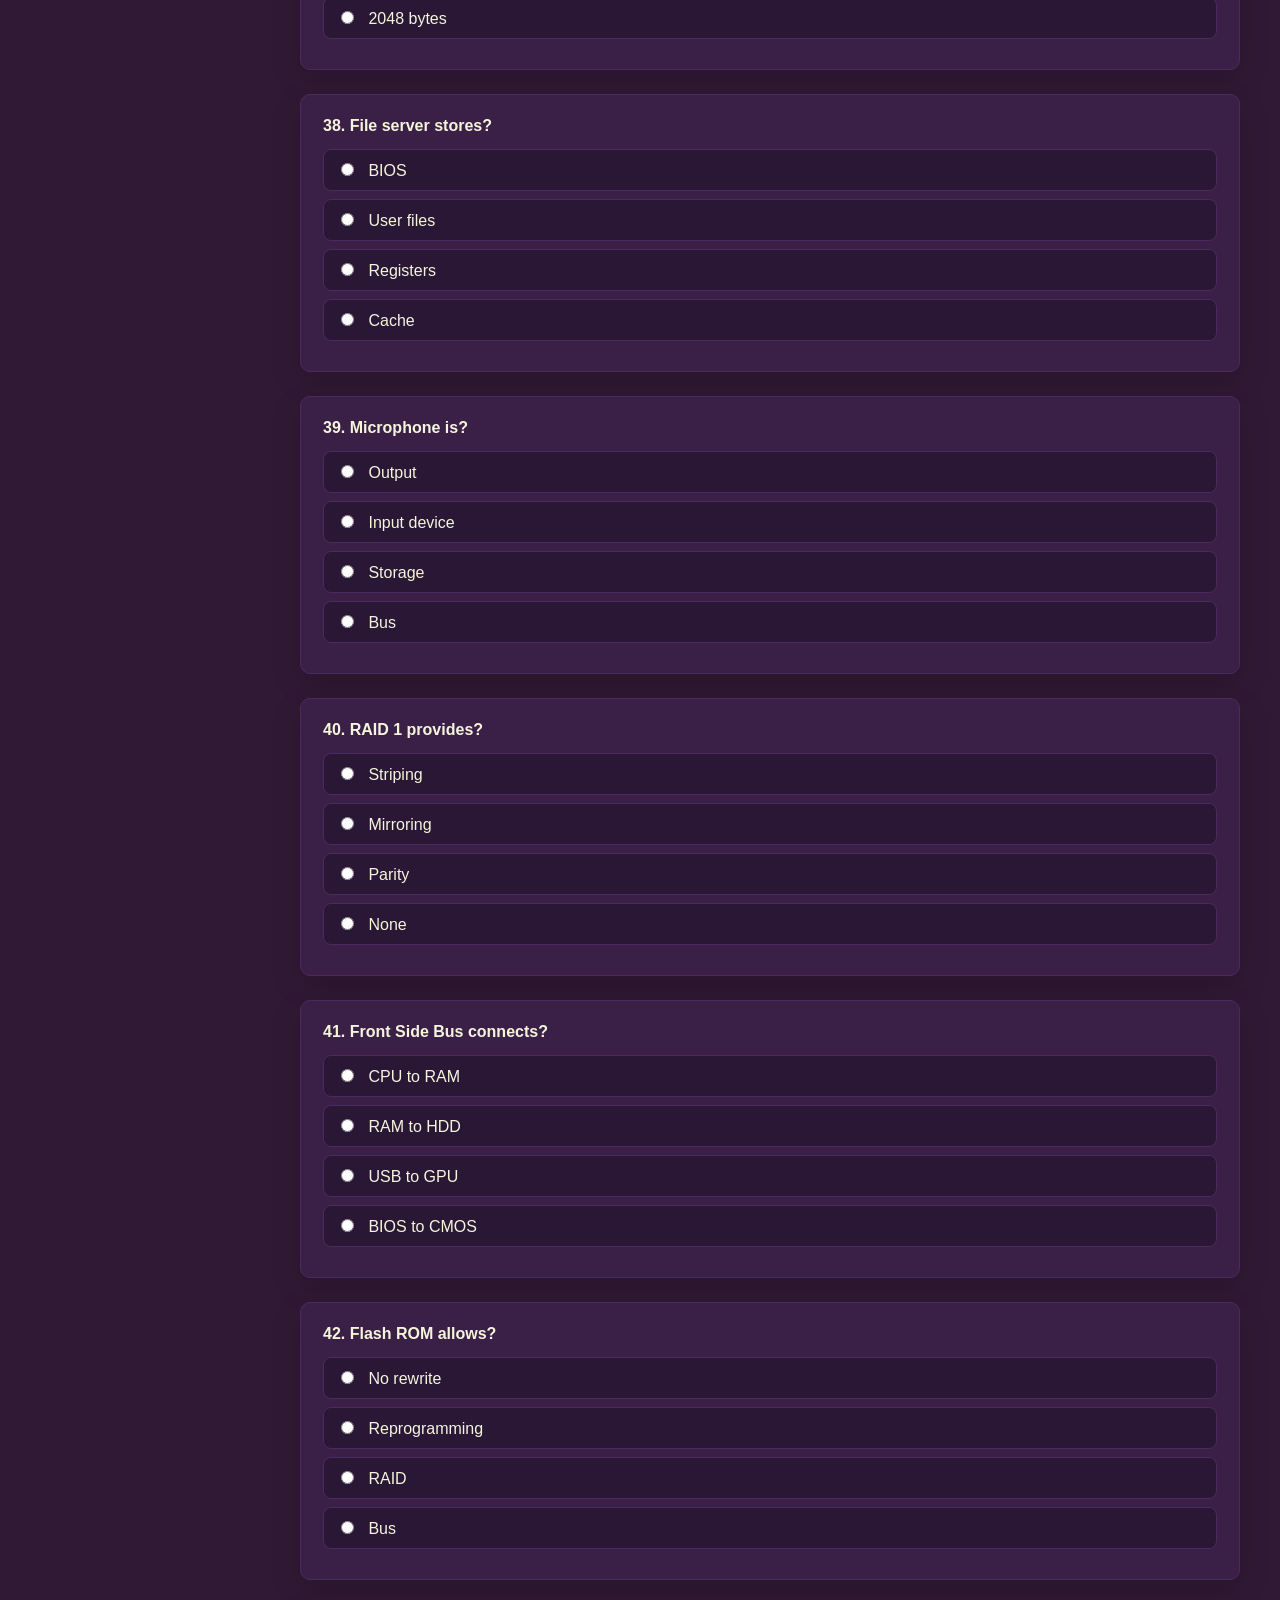
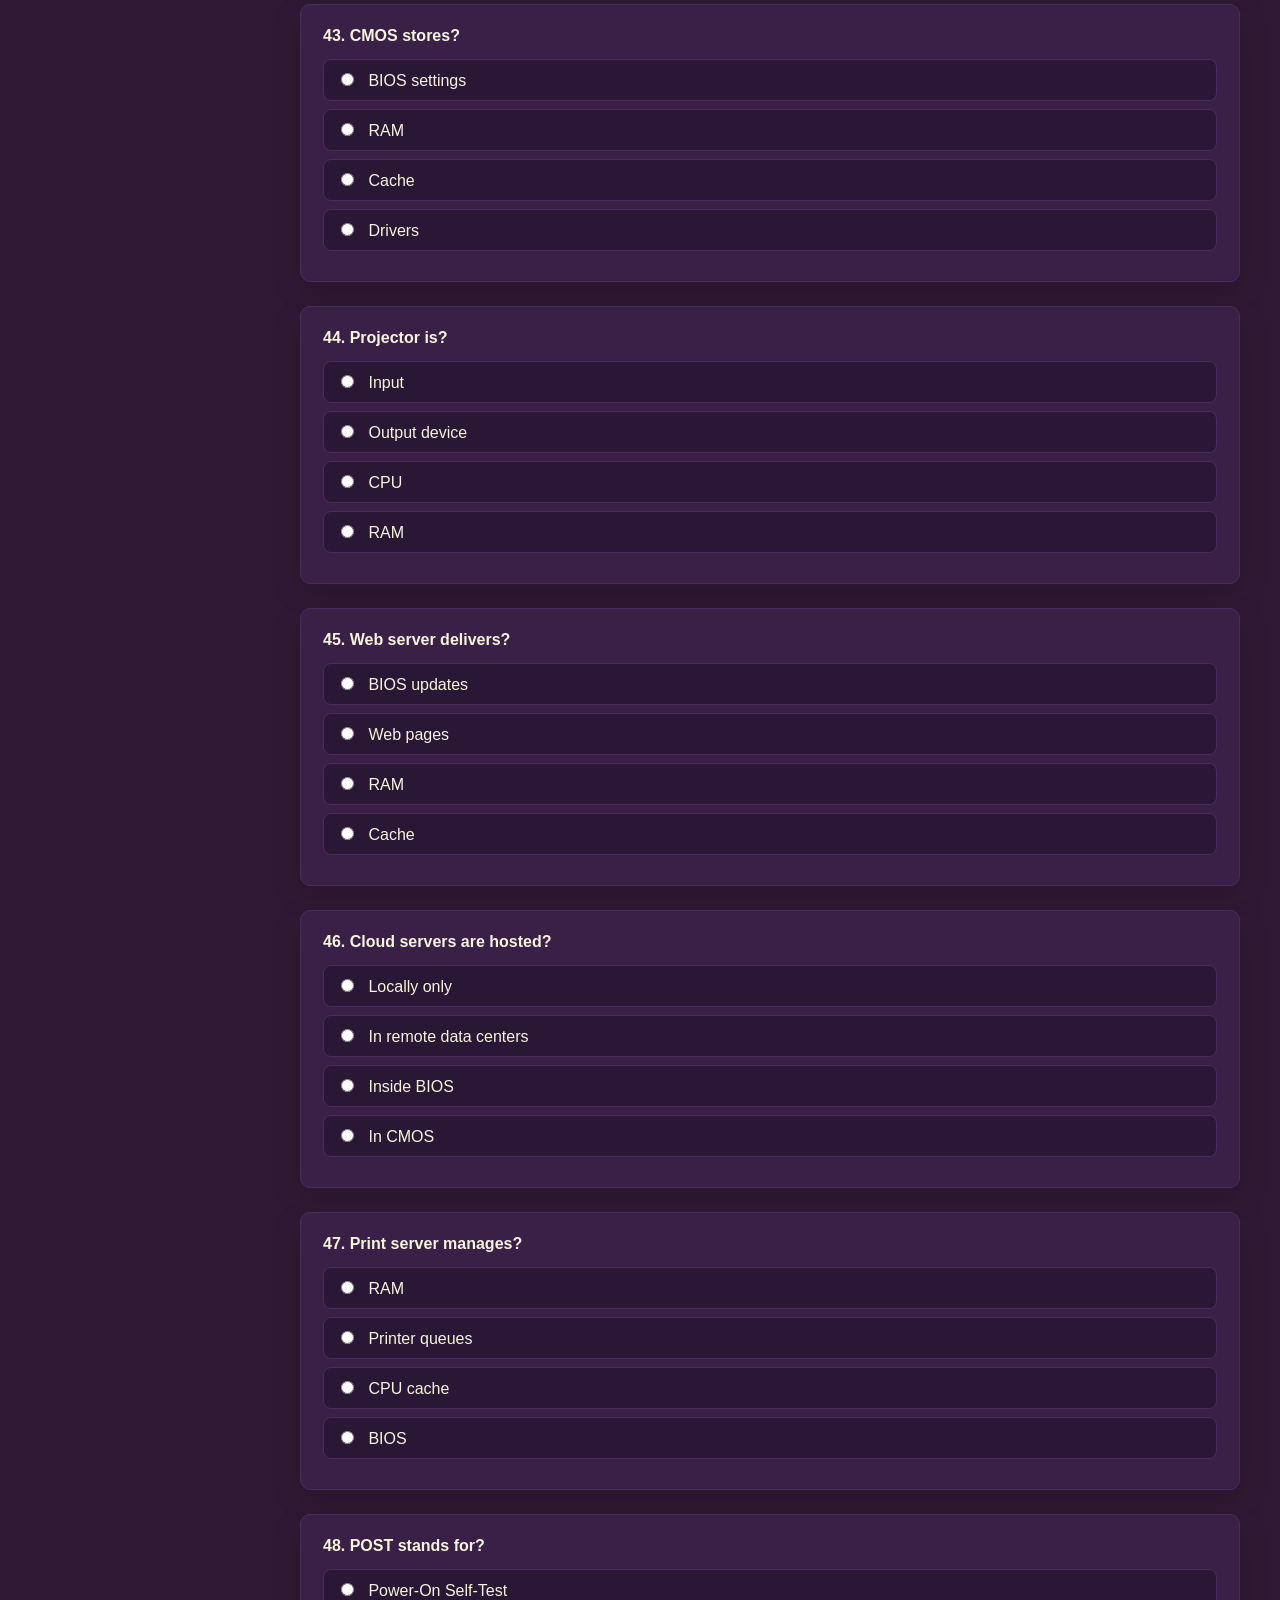
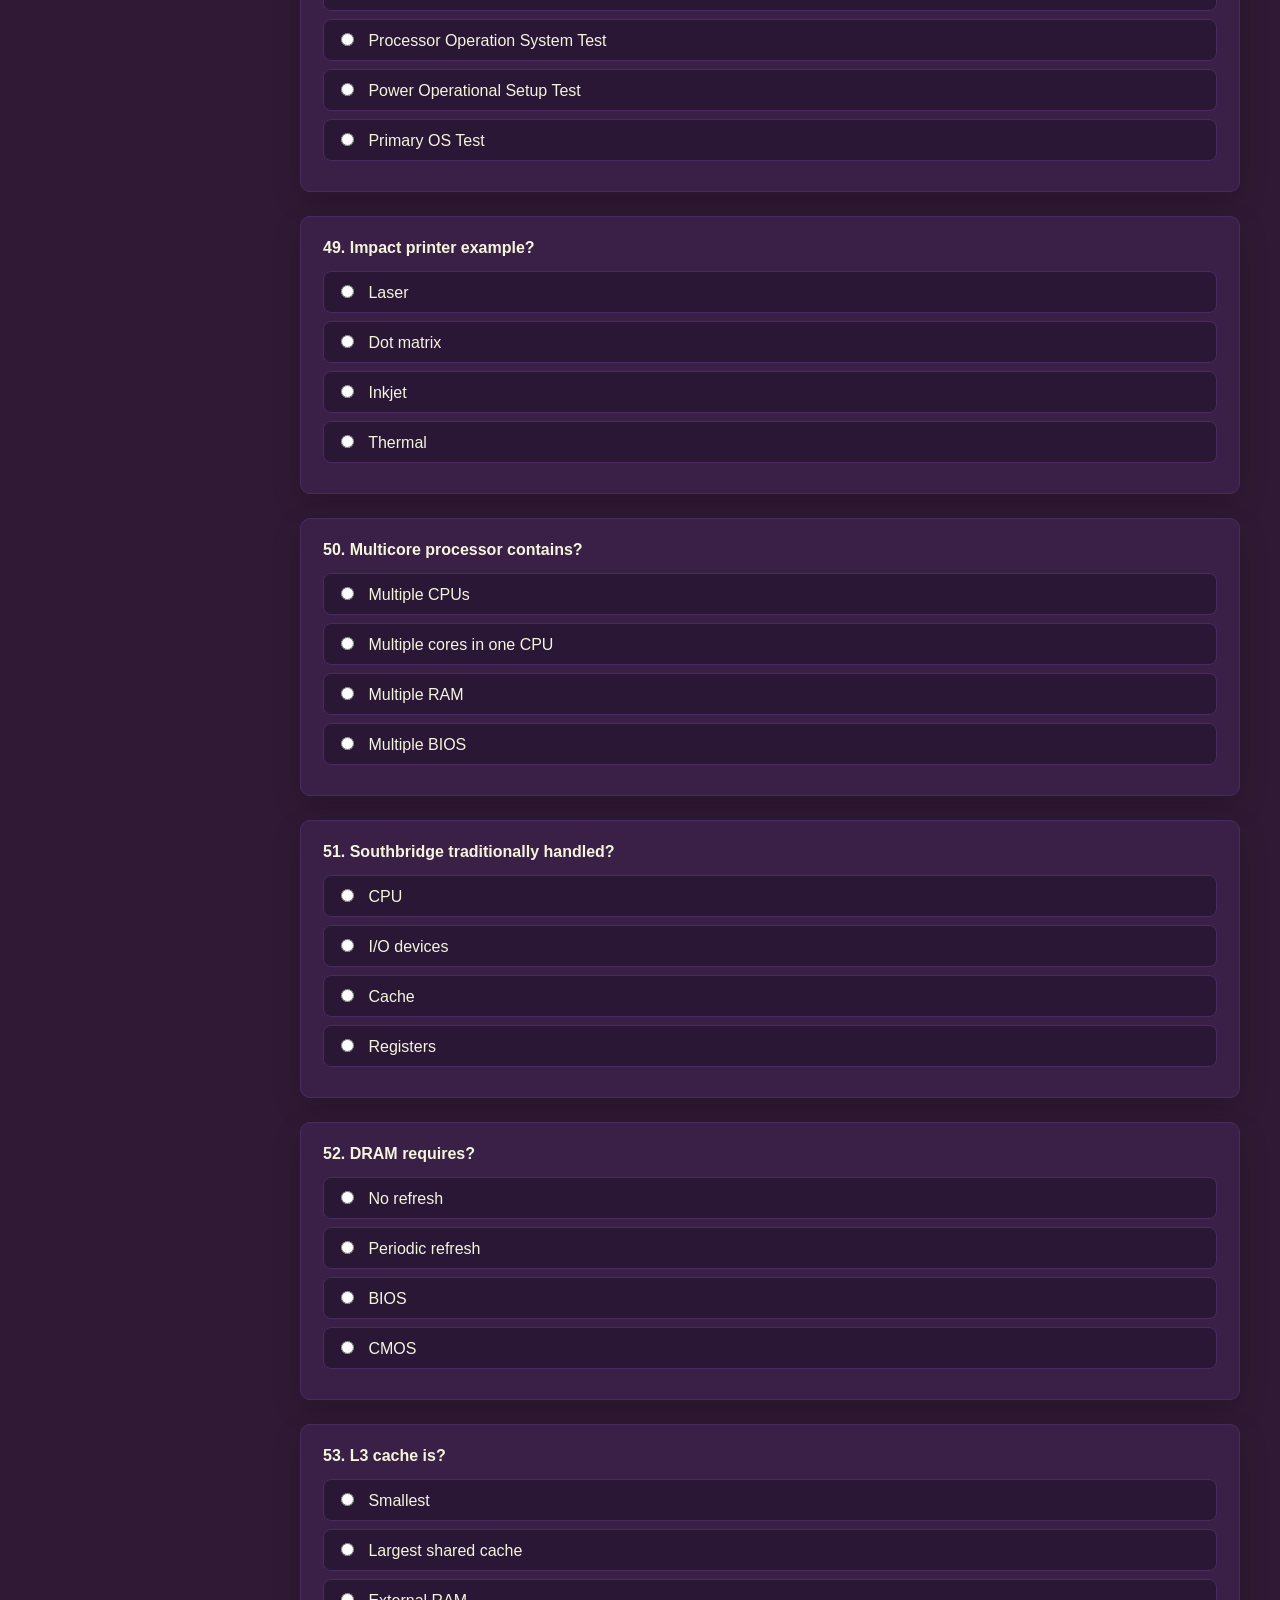
<file: hardware.html>
<!DOCTYPE html>
<html lang="en">
<head>
<meta charset="UTF-8">
<title>Hardware Mock Test</title>

<link rel="stylesheet" href="css/variables.css">
<link rel="stylesheet" href="css/layout.css">
<link rel="stylesheet" href="css/components.css">
<link rel="stylesheet" href="css/theme.css">
</head>

<body data-theme="dark">

<header>
  <b>Hardware Mock Test</b>
  <div class="timer" id="timer">60:00</div>
</header>

<main>
  <aside>
    <h3>Questions</h3>
    <div class="grid" id="nav"></div>
  </aside>

  <section>
    <div class="progress"><div id="progressBar"></div></div>
    <div id="result" class="result"></div>
    <form id="quizForm"></form>
  </section>
</main>

<script type="module">
import { questions } from './questions/hardware.js';
import { startApp } from './js/app.js';

startApp(questions);
</script>

</body>
</html>
</file>
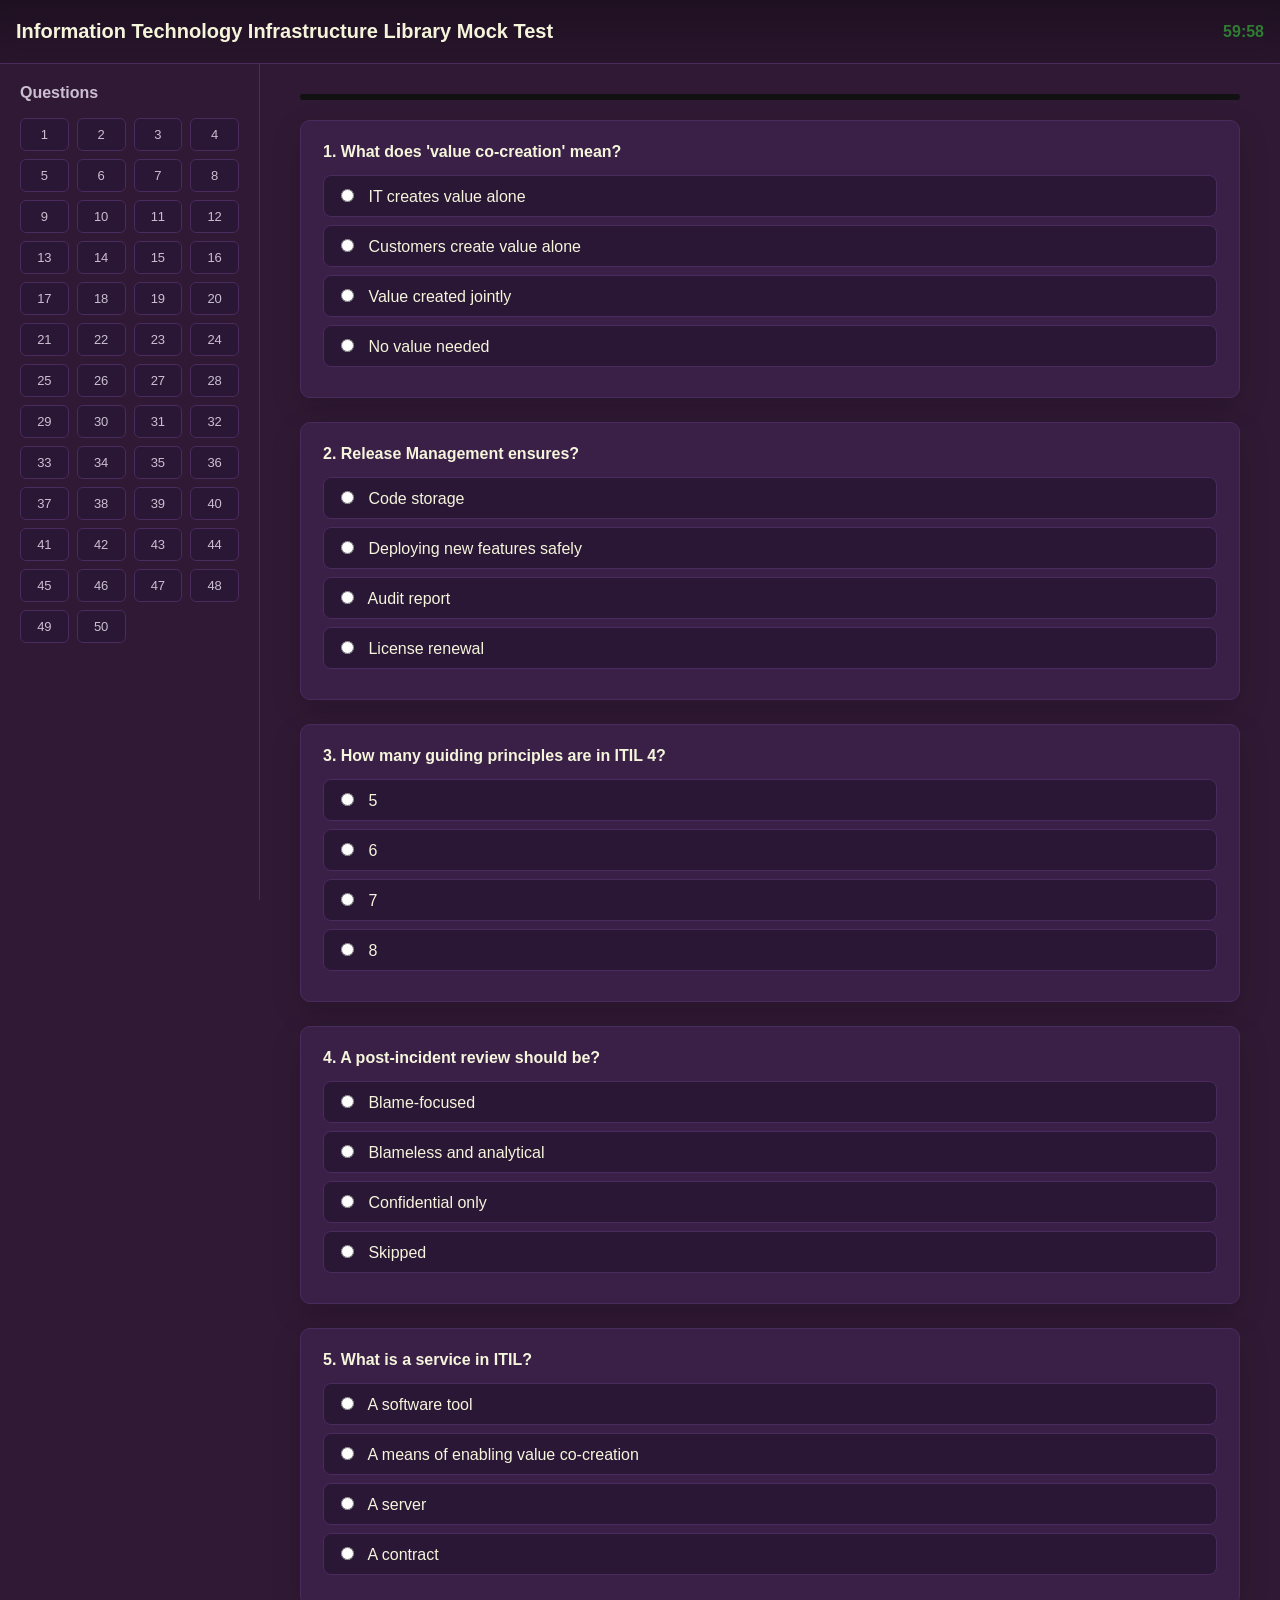
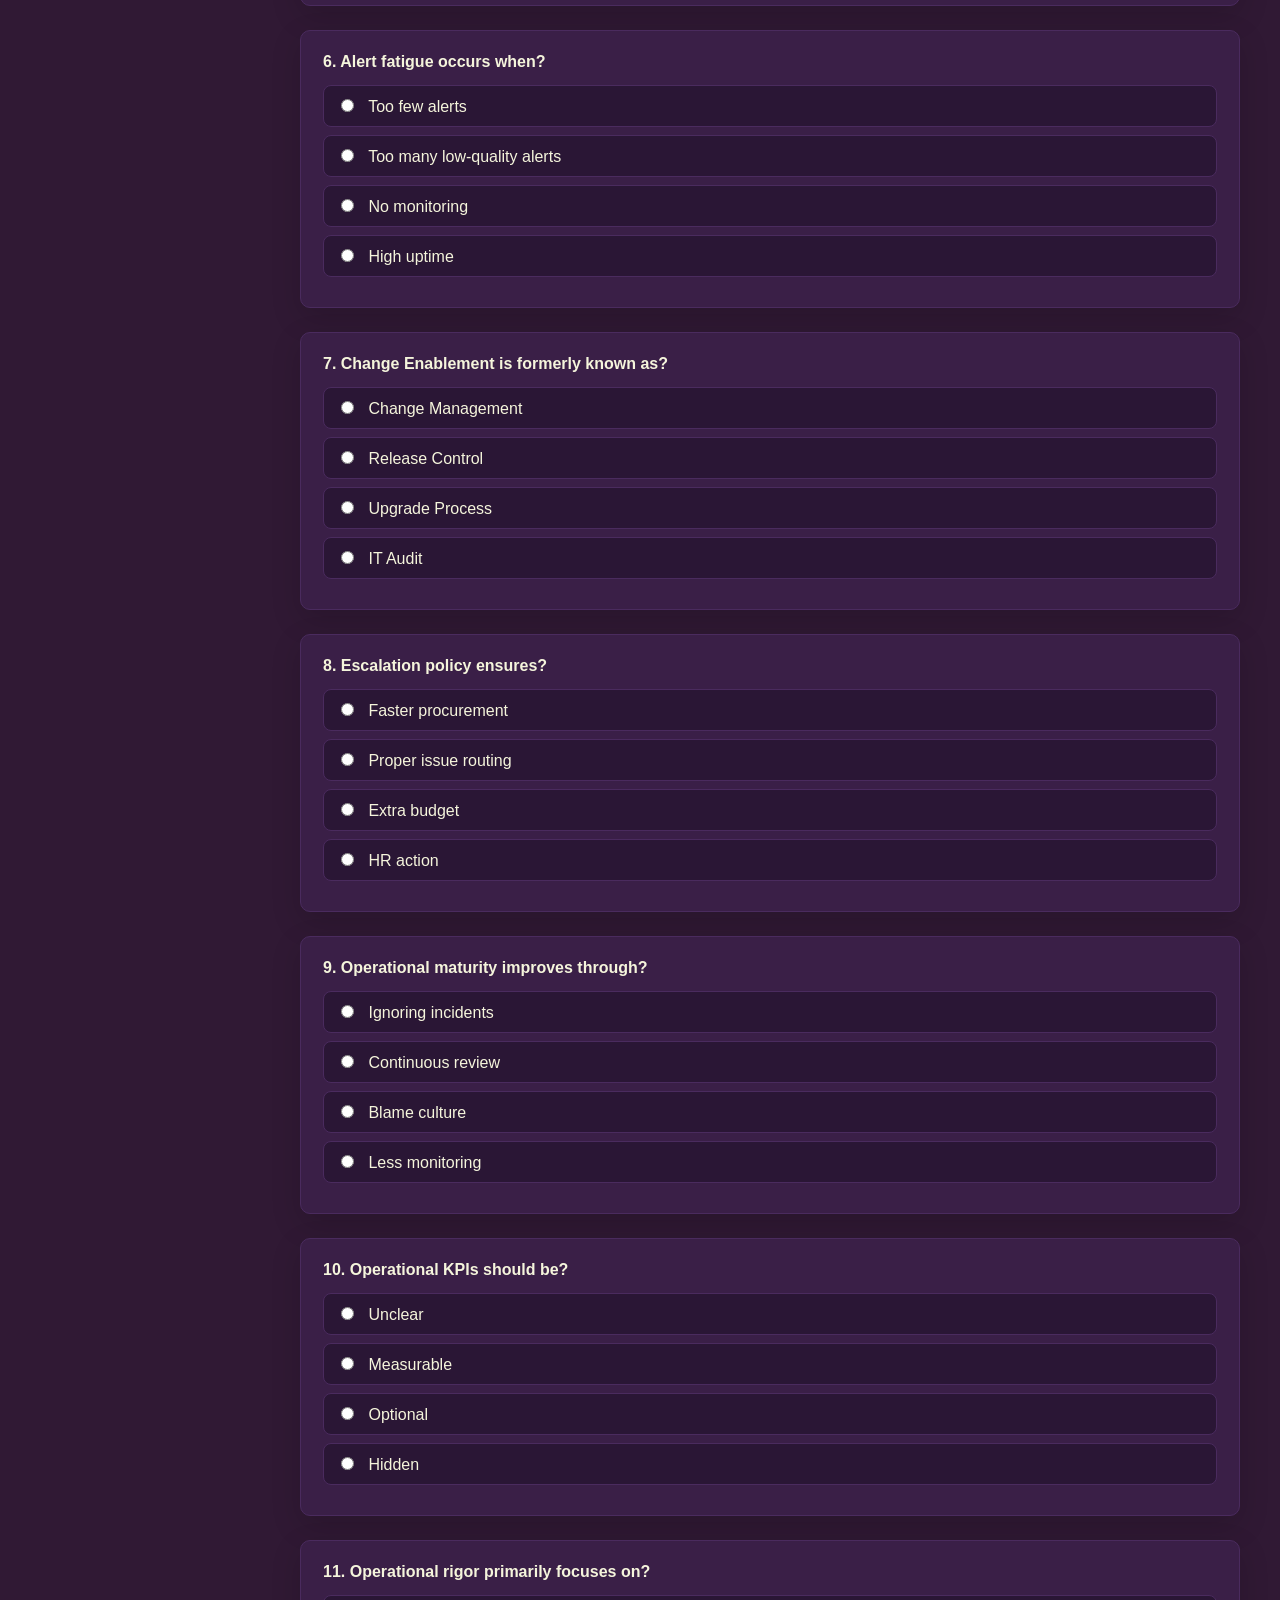
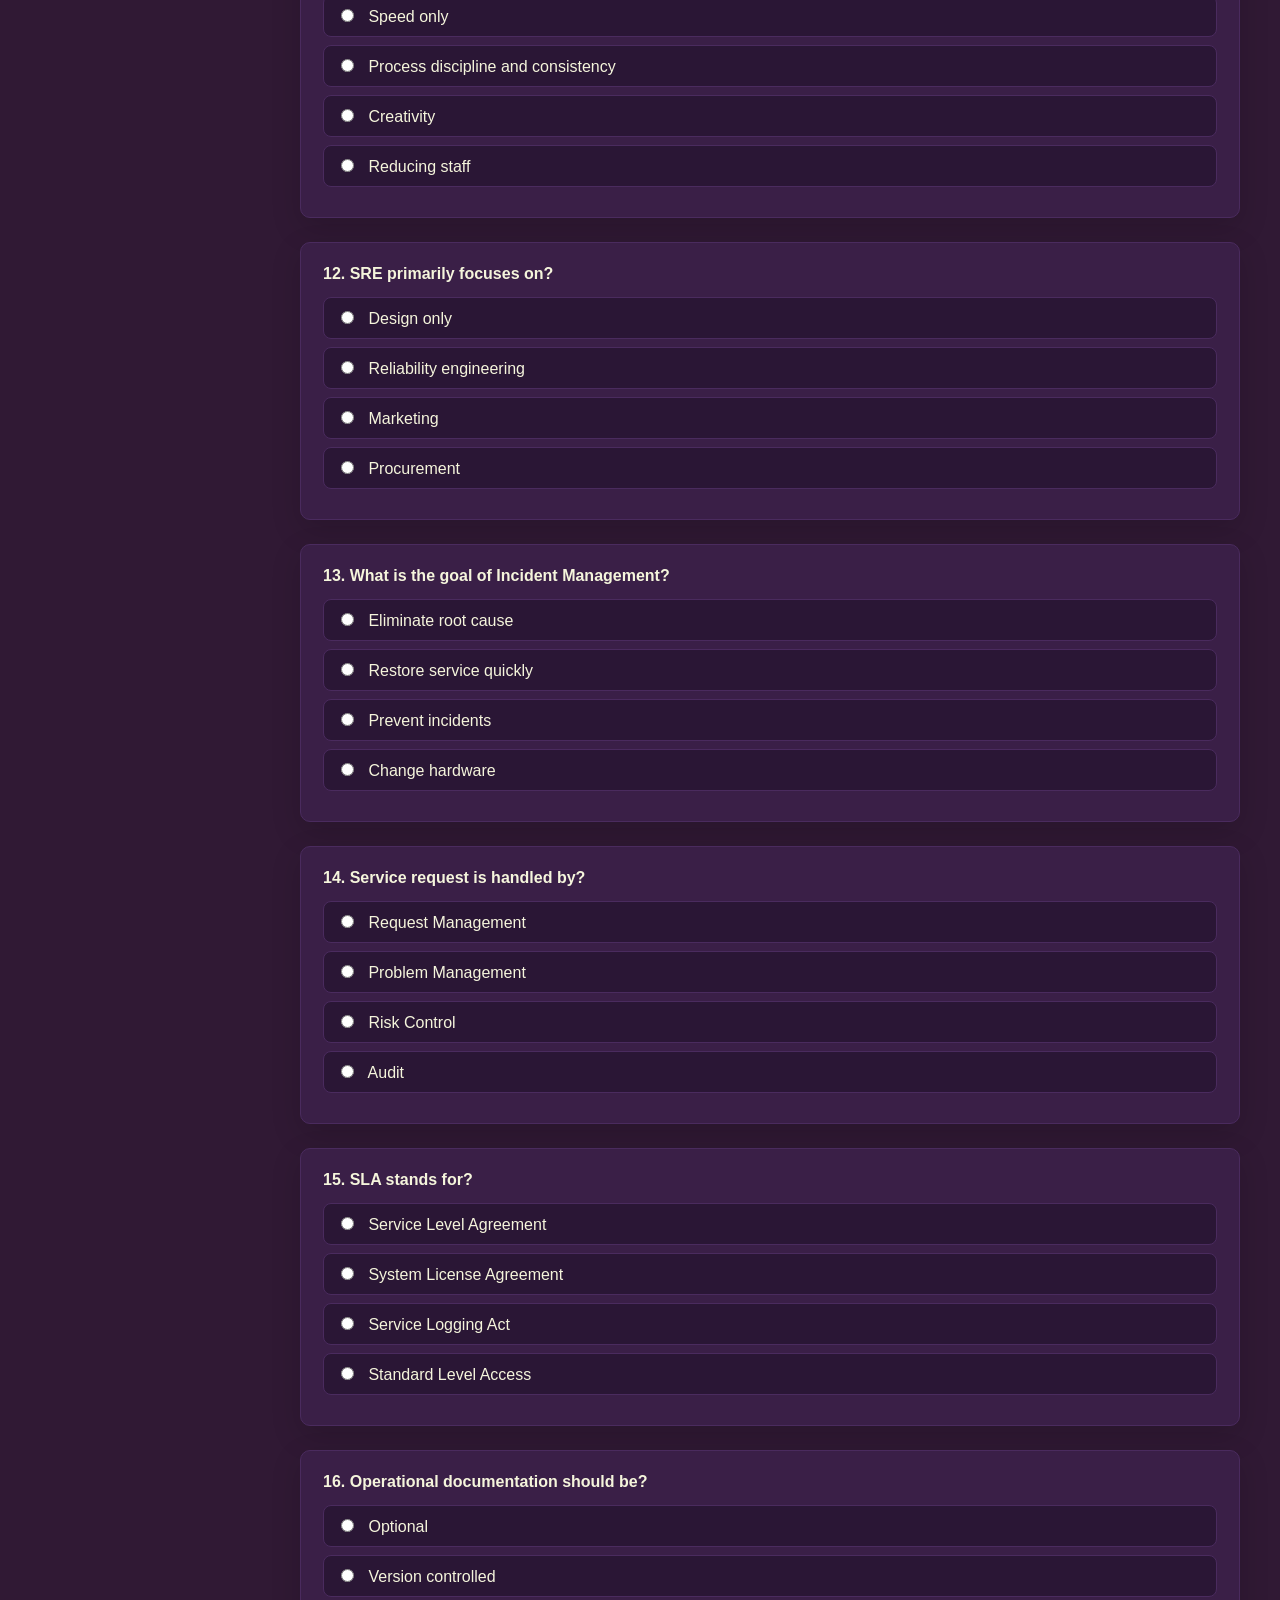
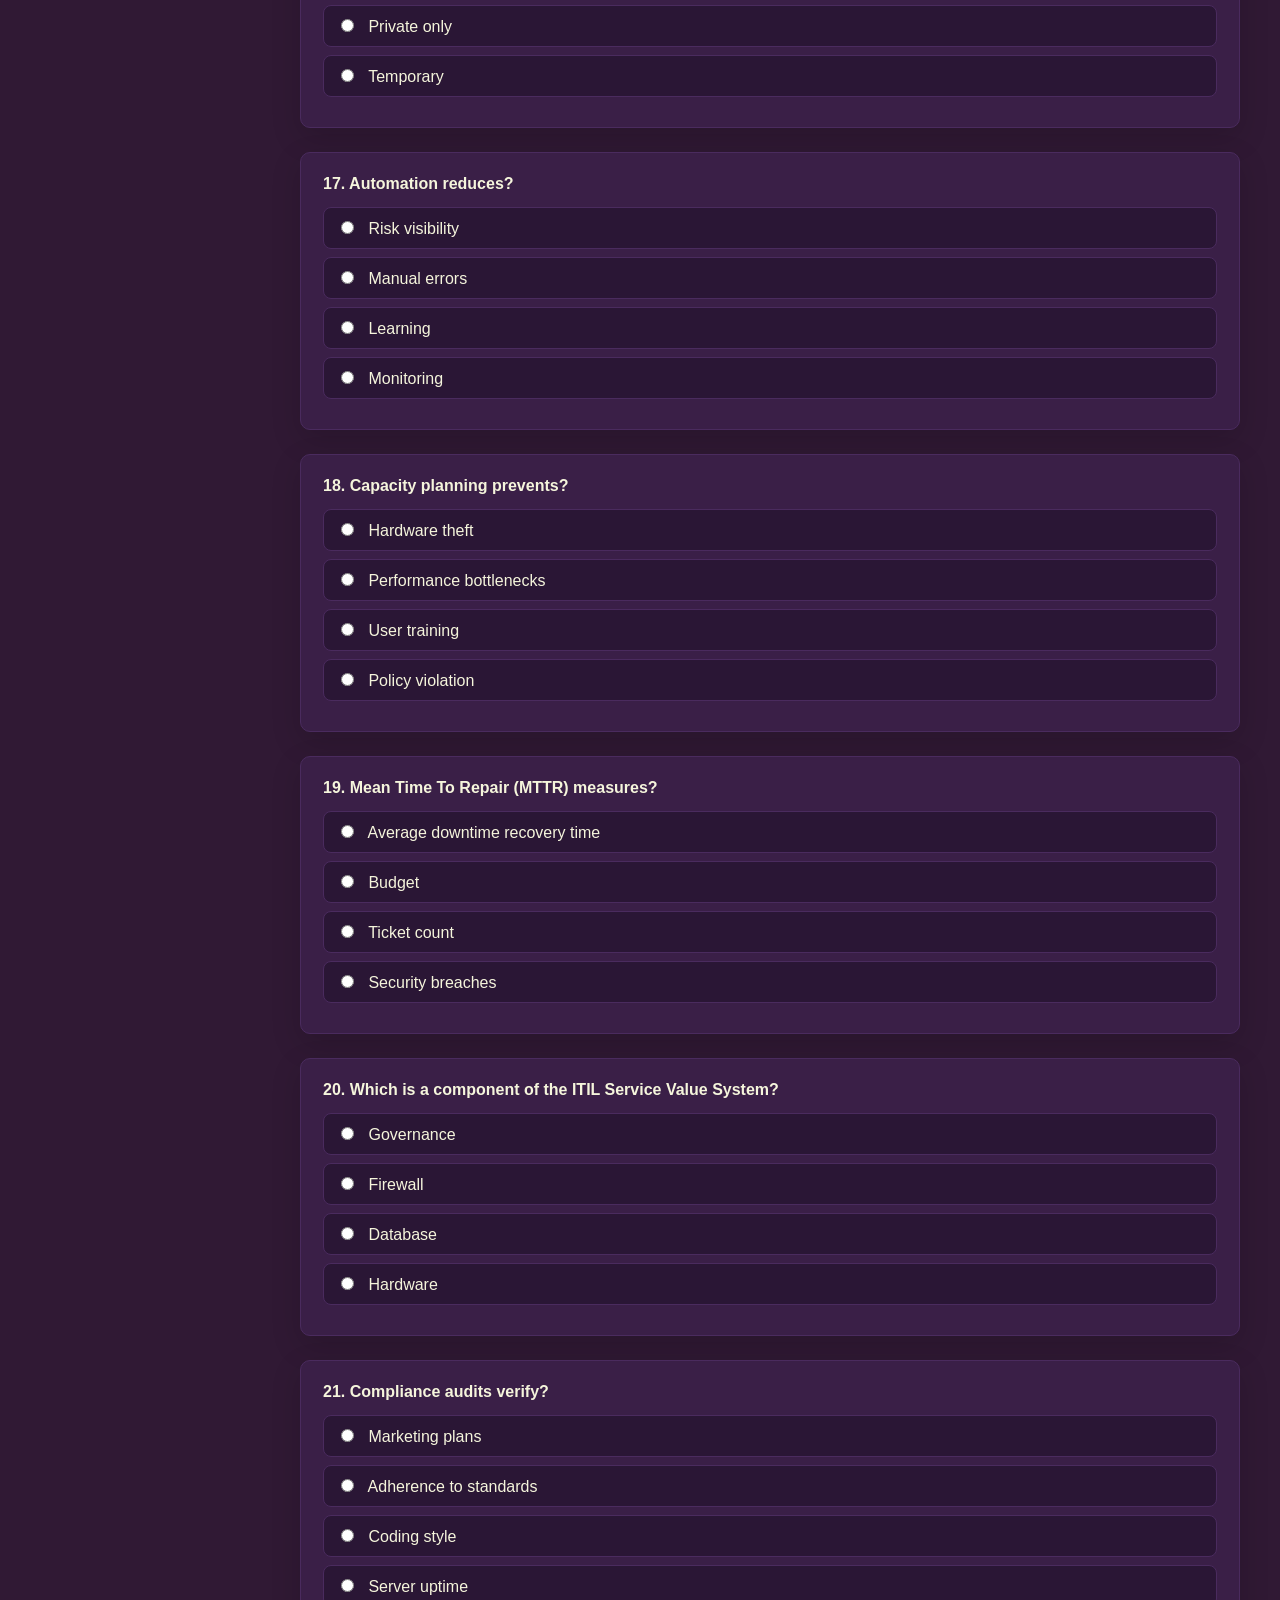
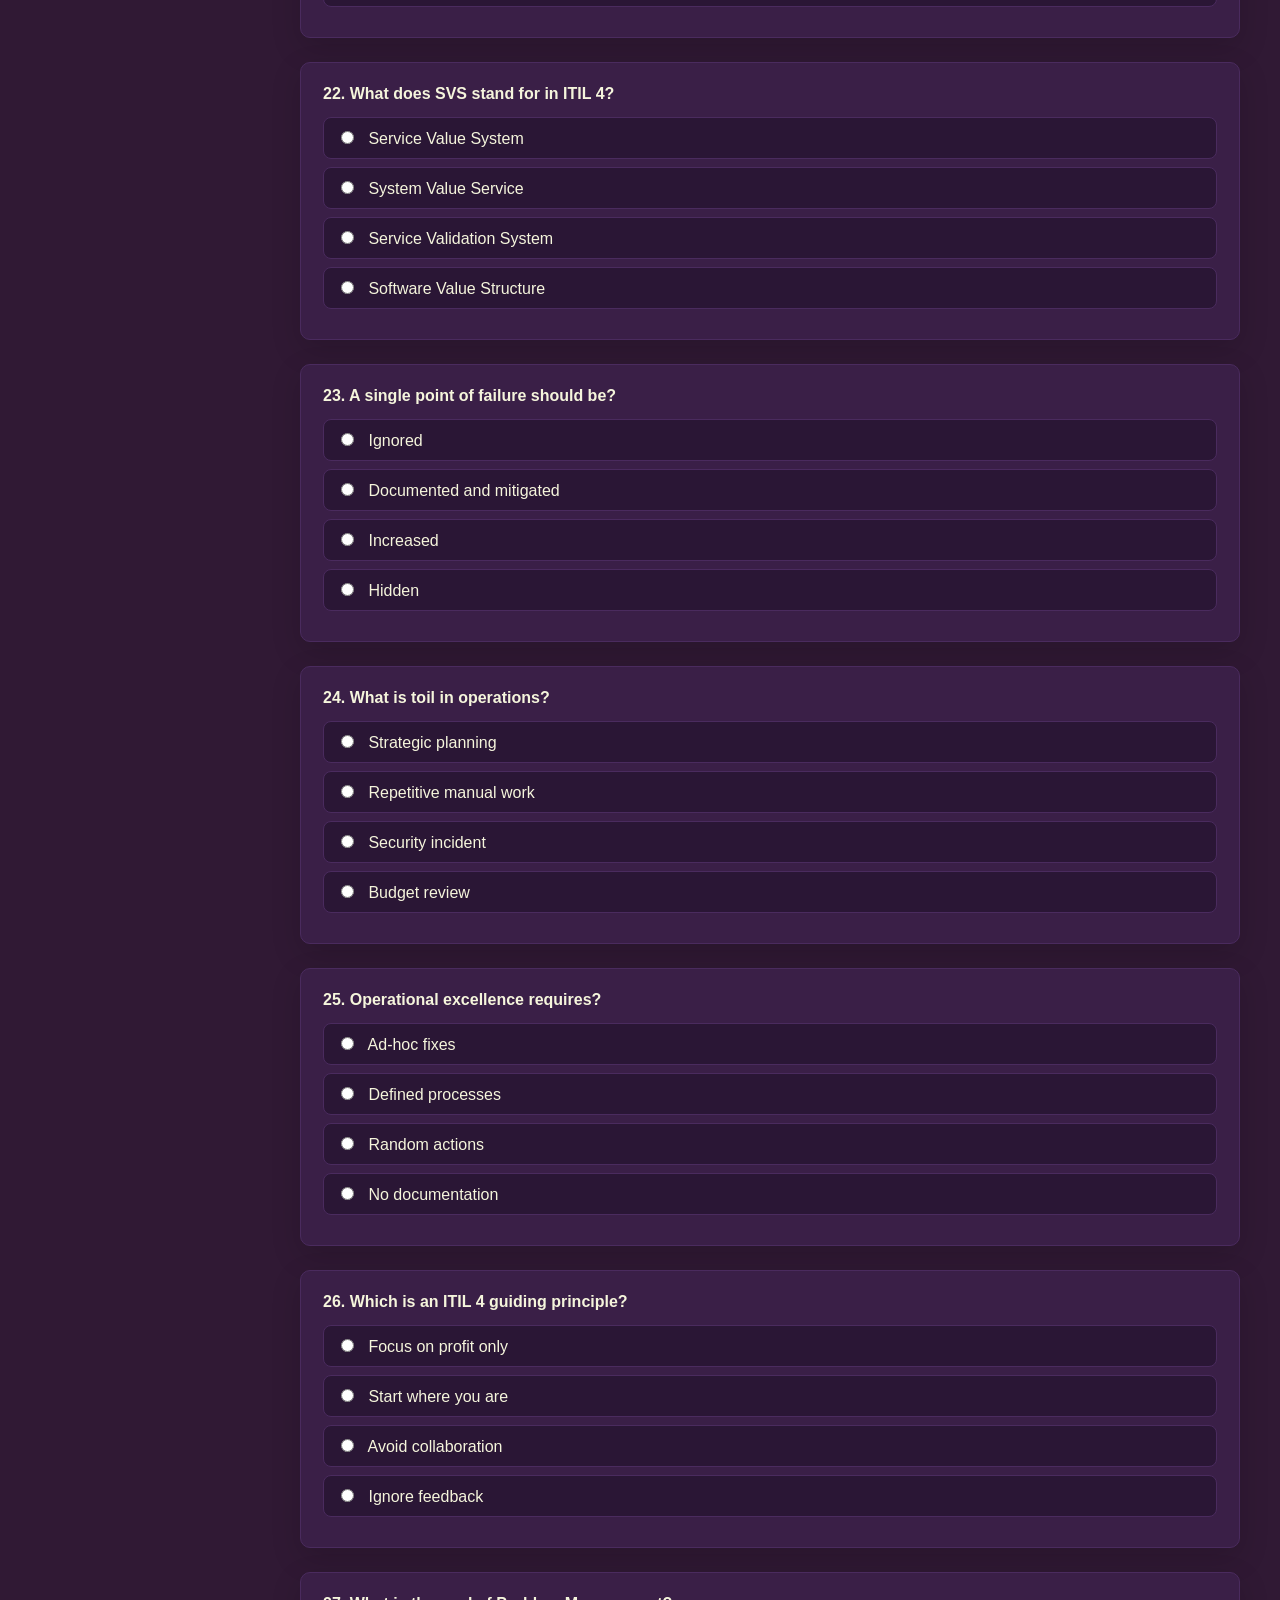
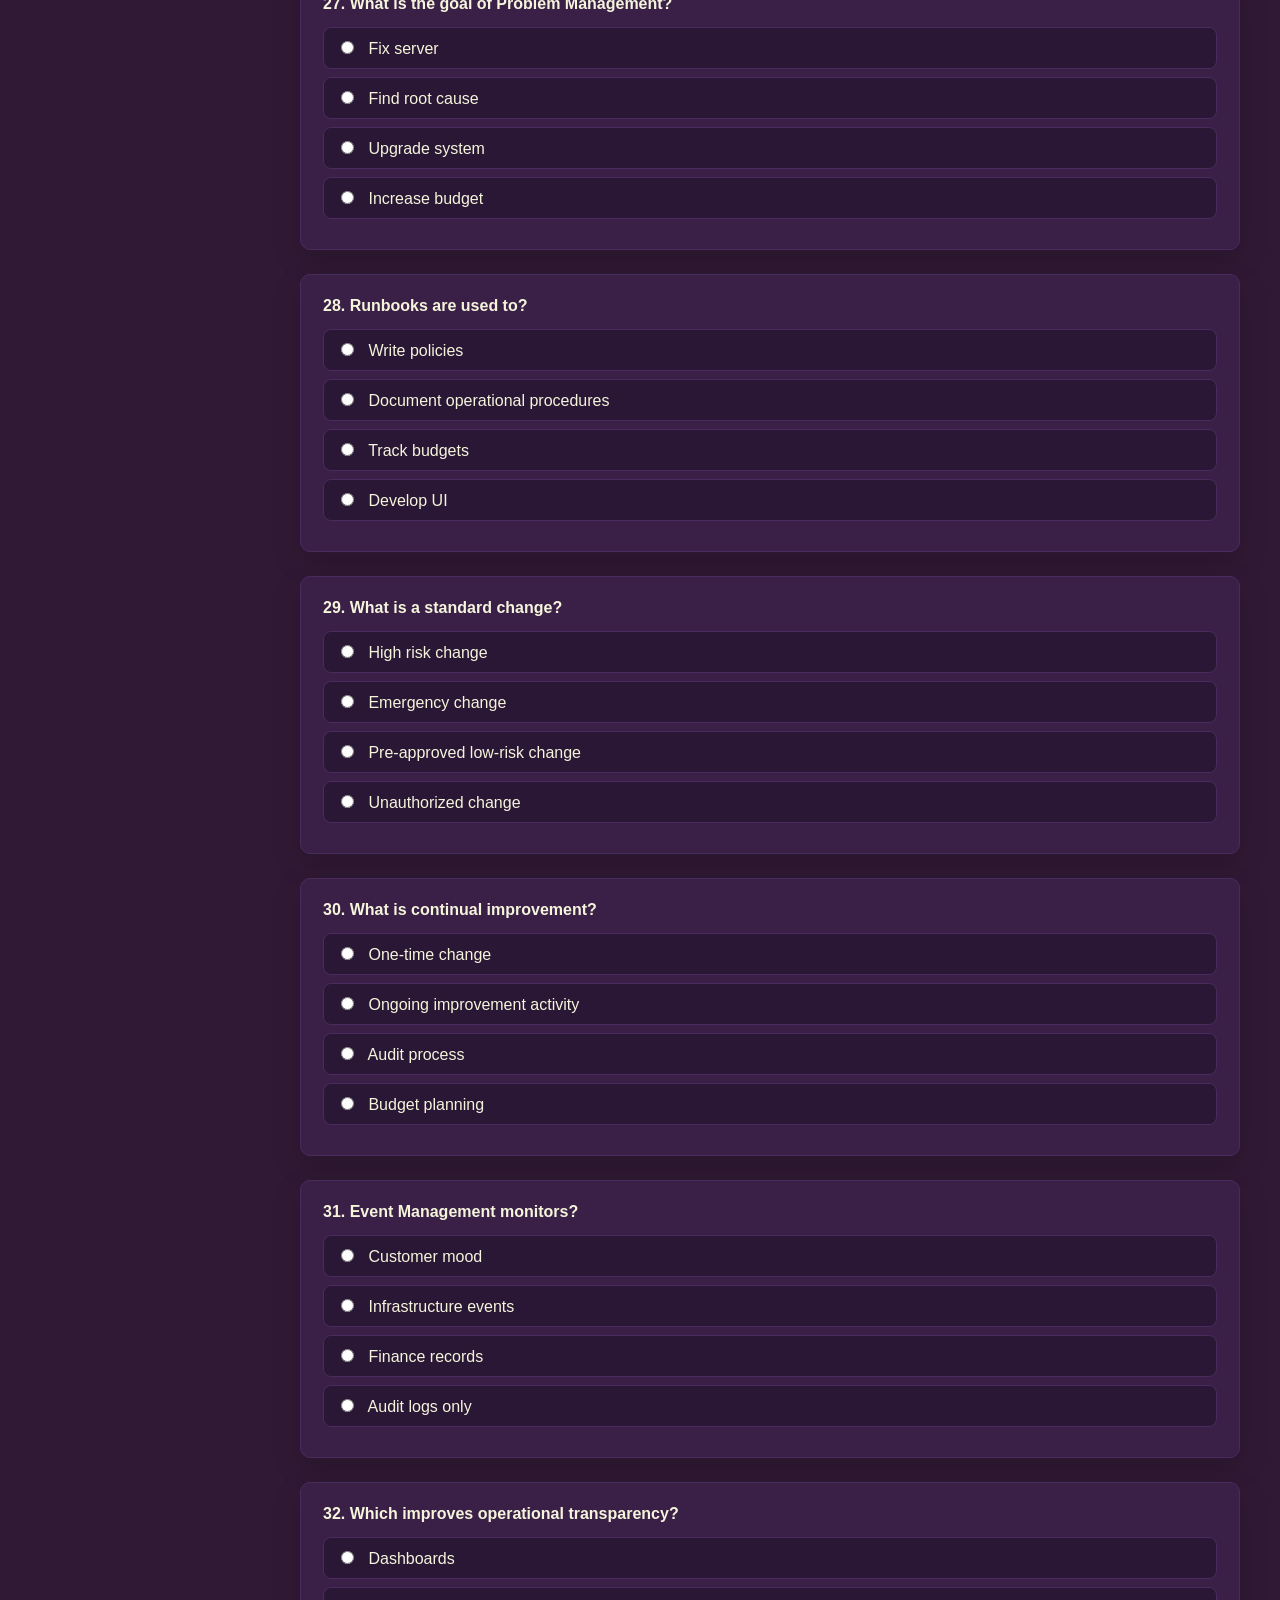
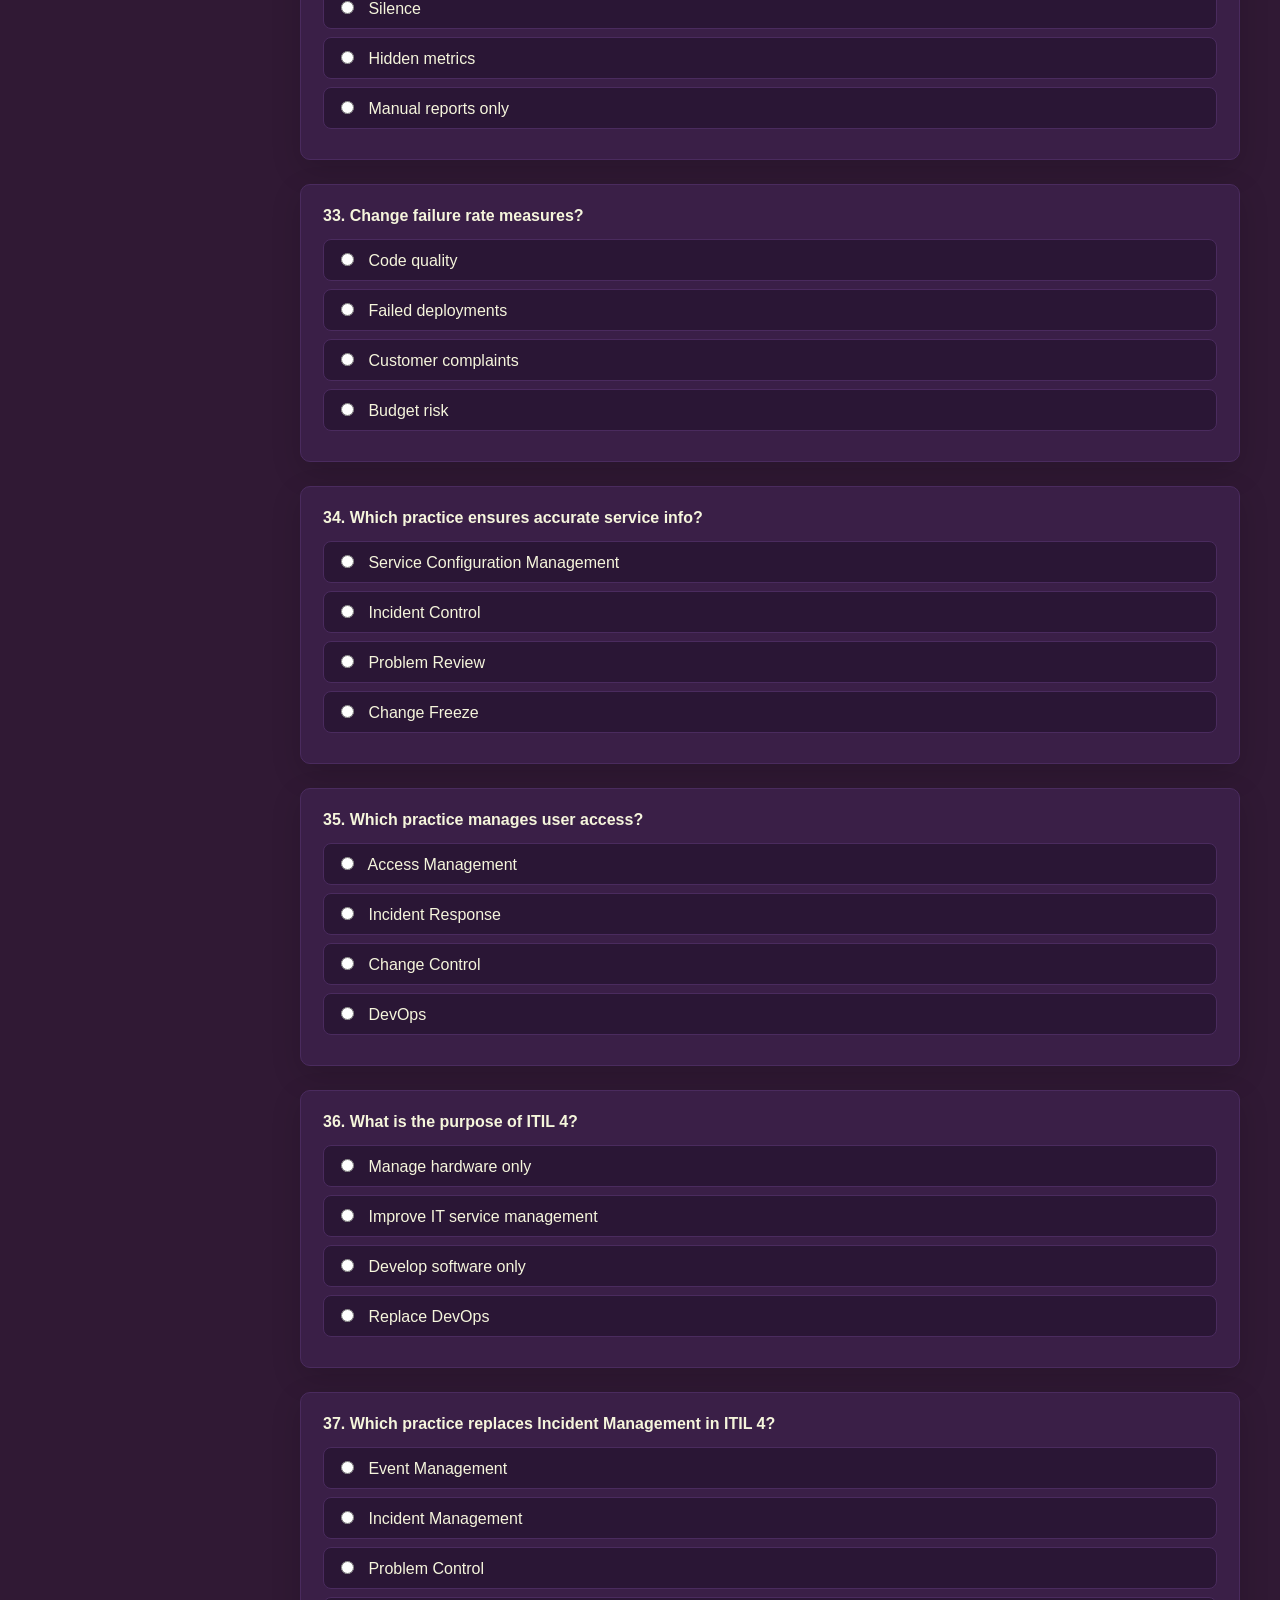
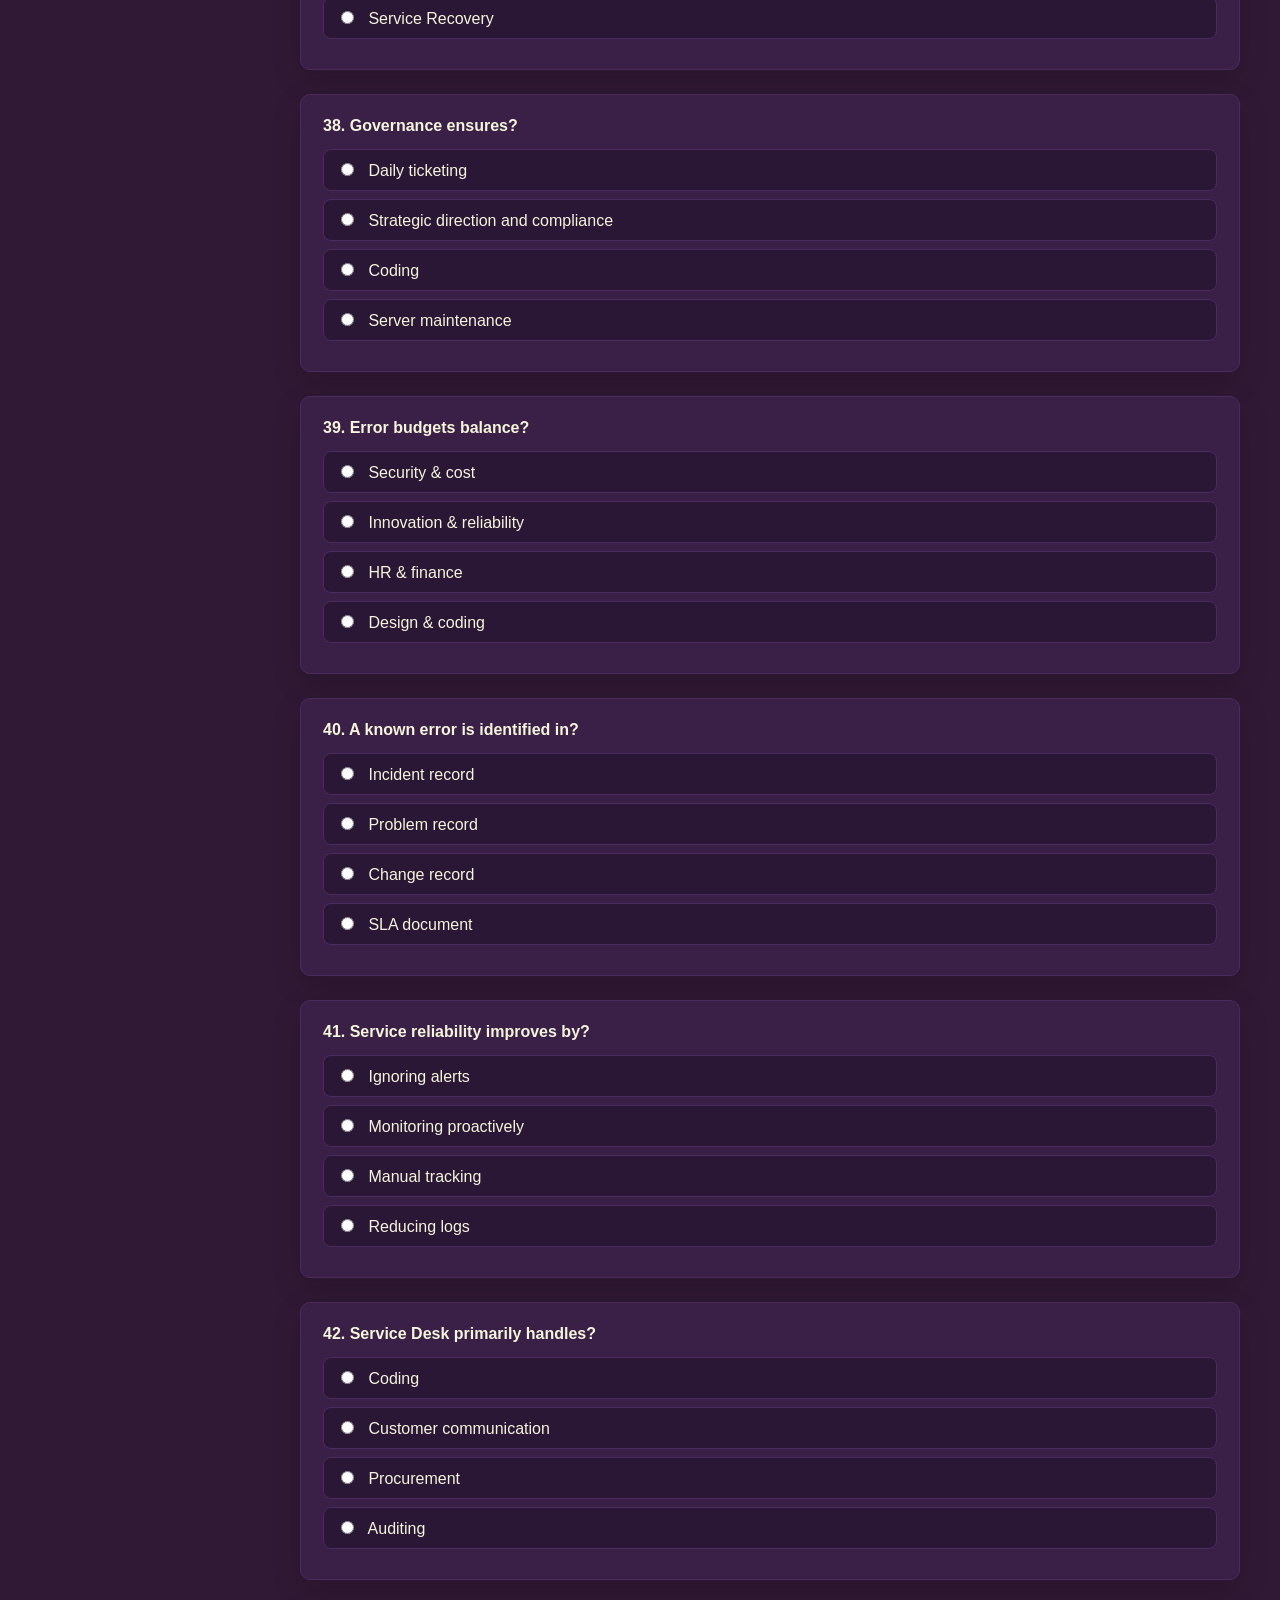
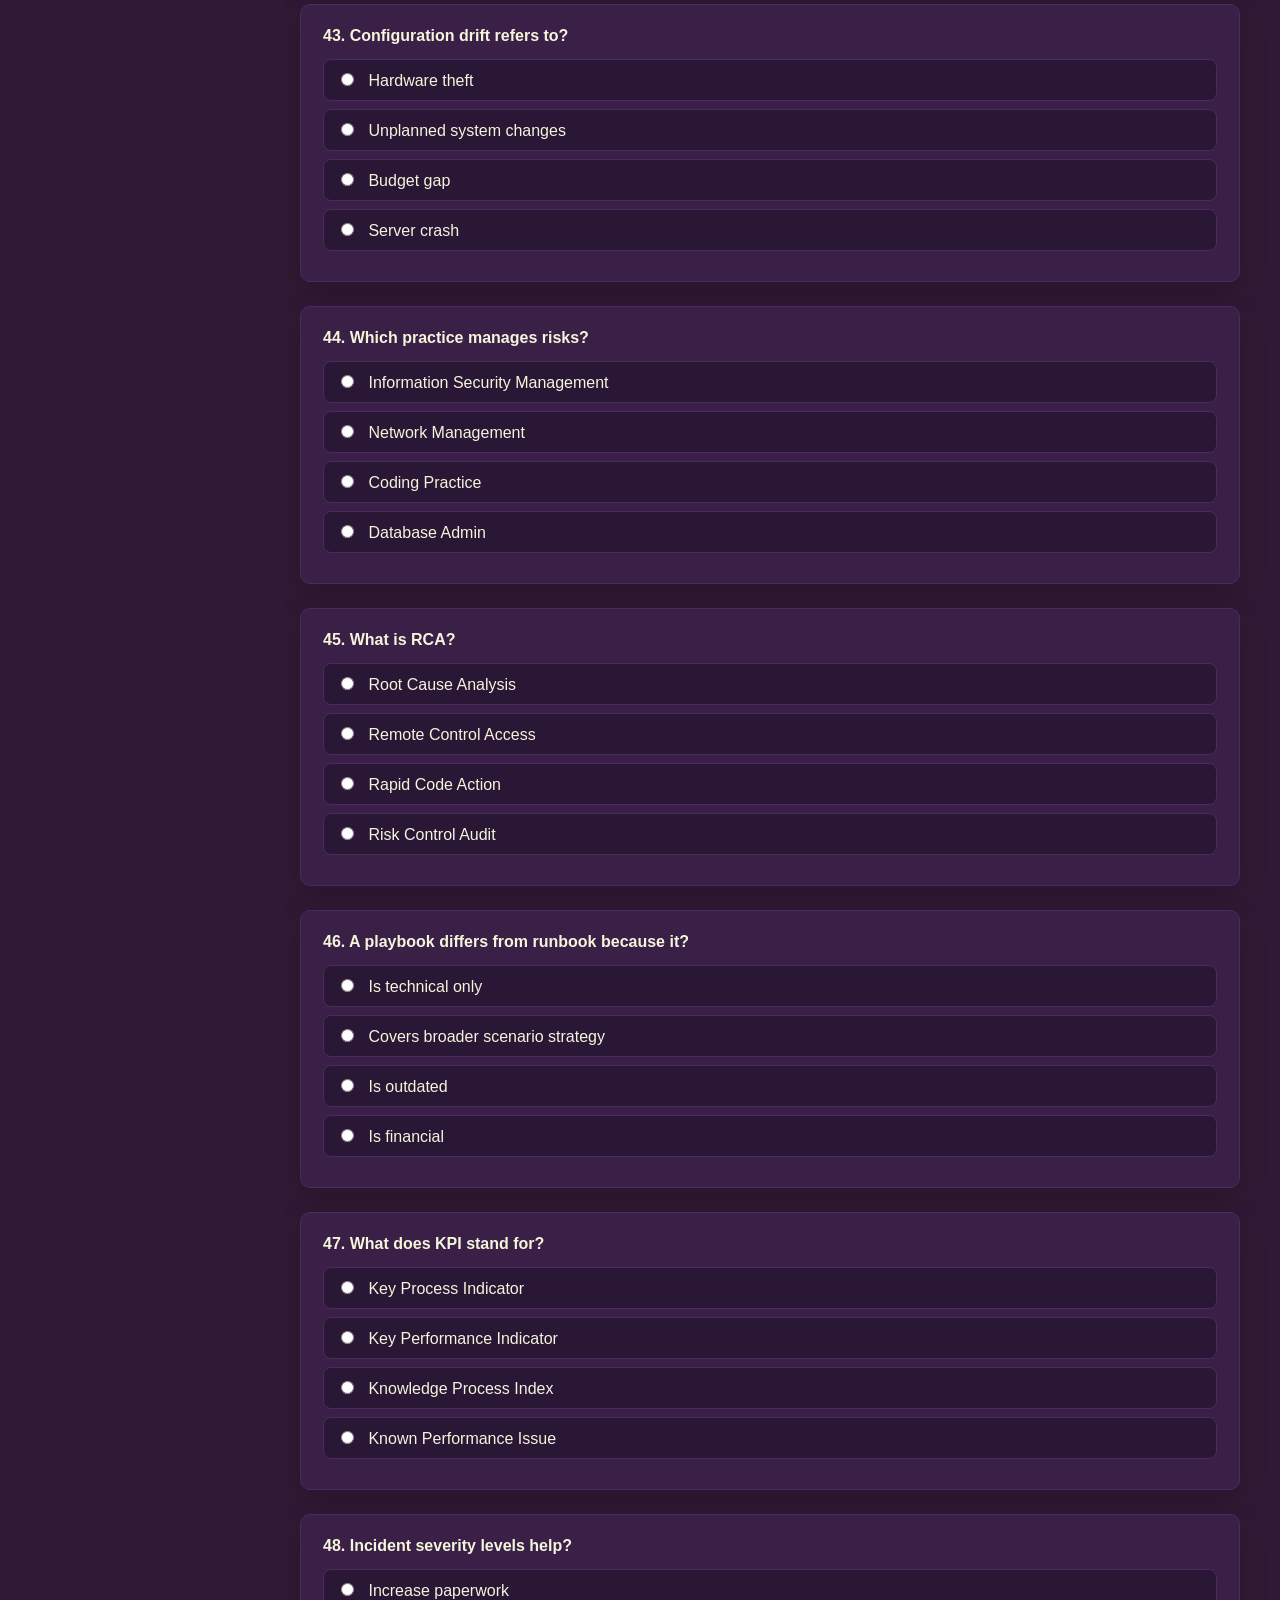
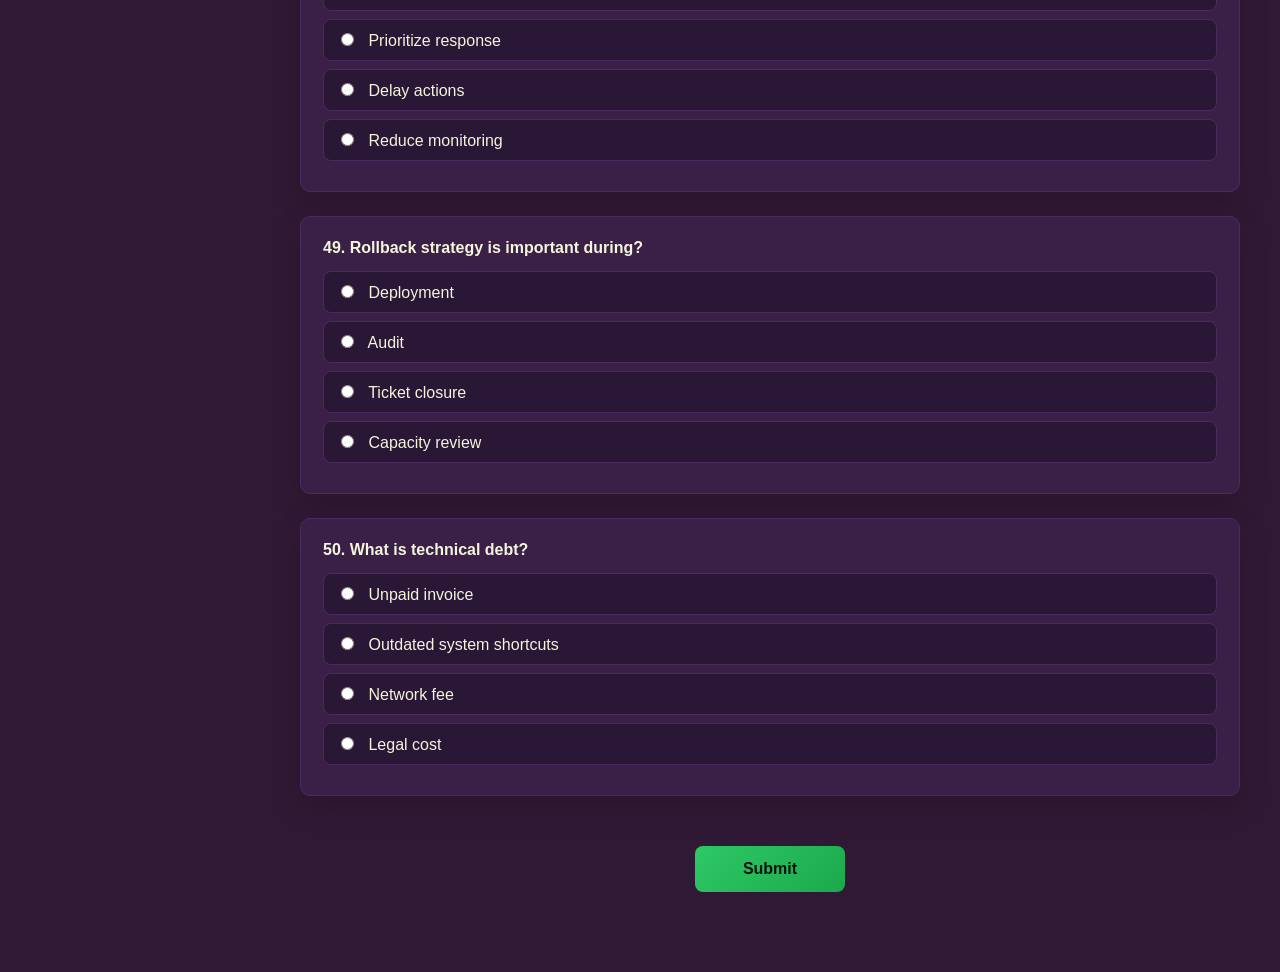
<file: itil.html>
<!DOCTYPE html>
<html lang="en">
<head>
<meta charset="UTF-8">
<title>Information Technology Infrastructure Library Mock Test</title>

<link rel="stylesheet" href="css/variables.css">
<link rel="stylesheet" href="css/layout.css">
<link rel="stylesheet" href="css/components.css">
<link rel="stylesheet" href="css/theme.css">
</head>

<body data-theme="dark">

<header>
  <b>Information Technology Infrastructure Library Mock Test</b>
  <div class="timer" id="timer">60:00</div>
</header>

<main>
  <aside>
    <h3>Questions</h3>
    <div class="grid" id="nav"></div>
  </aside>

  <section>
    <div class="progress"><div id="progressBar"></div></div>
    <div id="result" class="result"></div>
    <form id="quizForm"></form>
  </section>
</main>

<script type="module">
import { questions } from './questions/itil.js';
import { startApp } from './js/app.js';

startApp(questions);
</script>

</body>
</html>
</file>
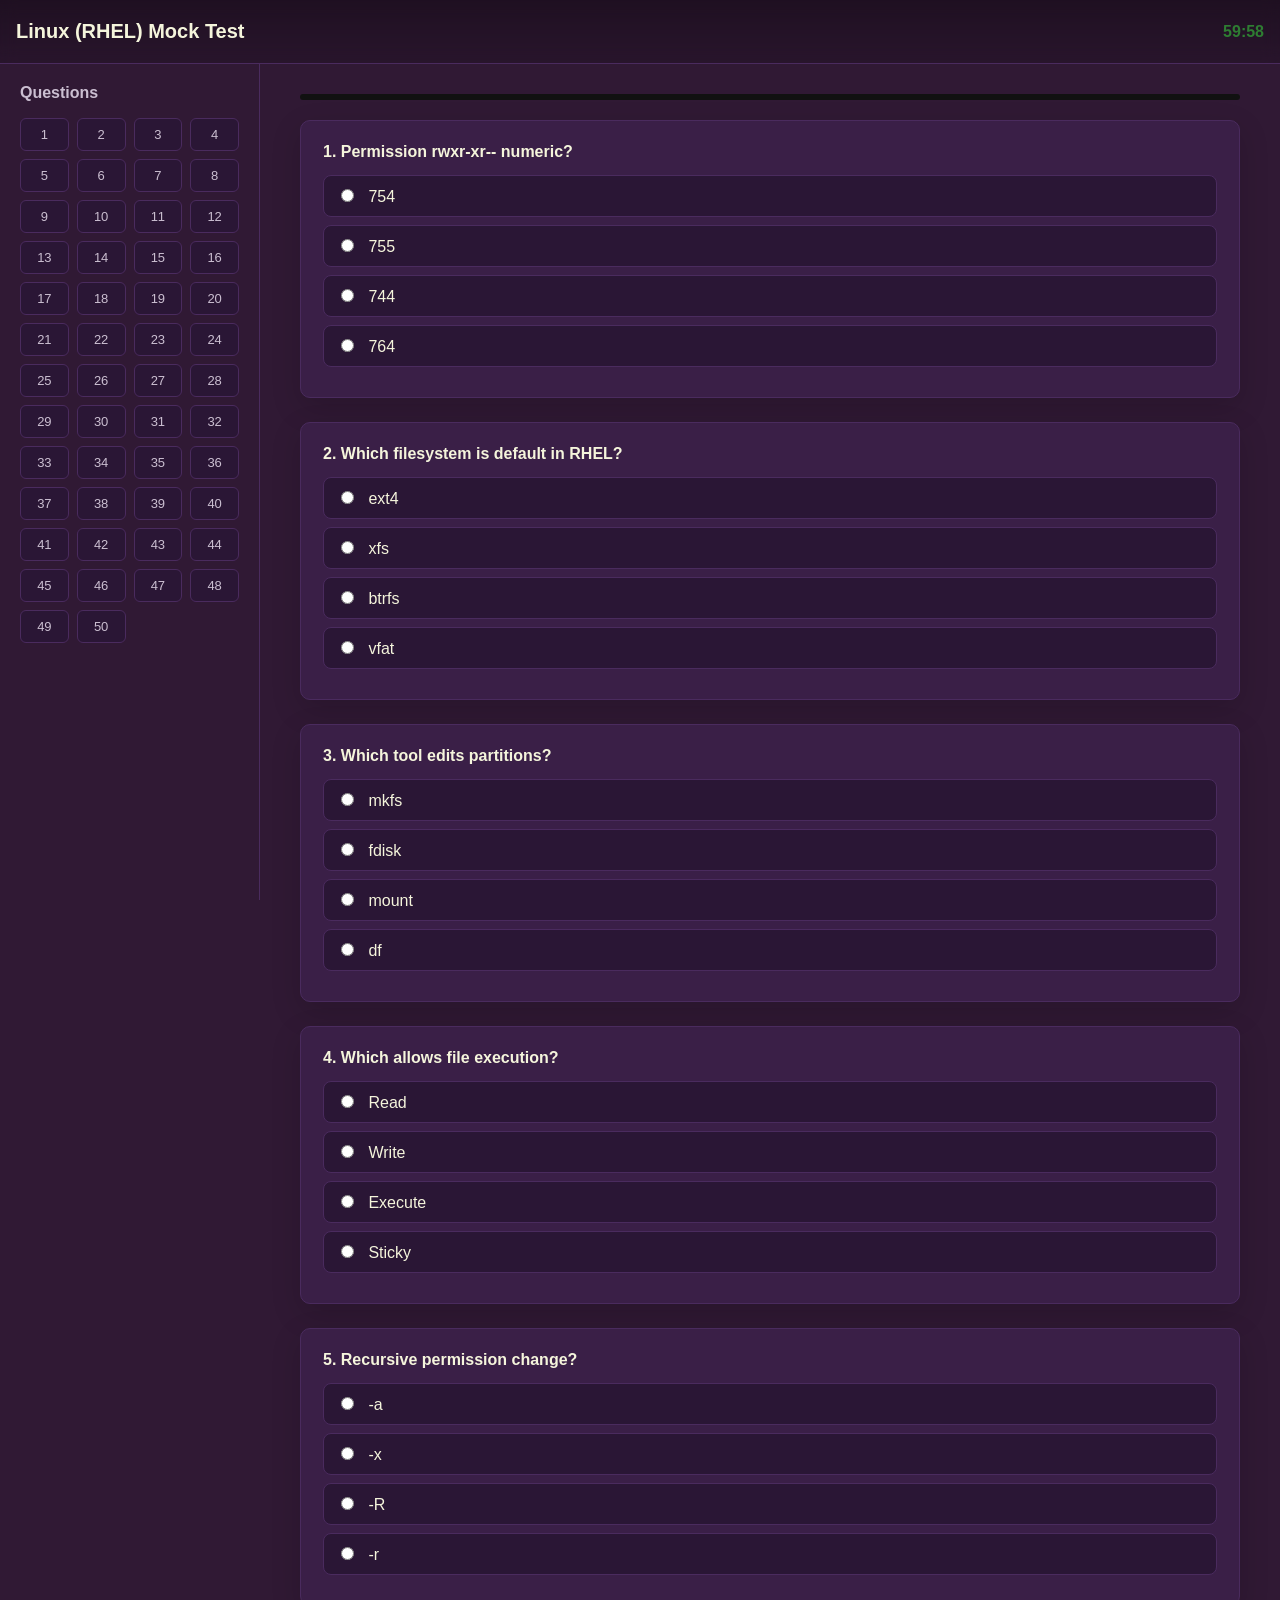
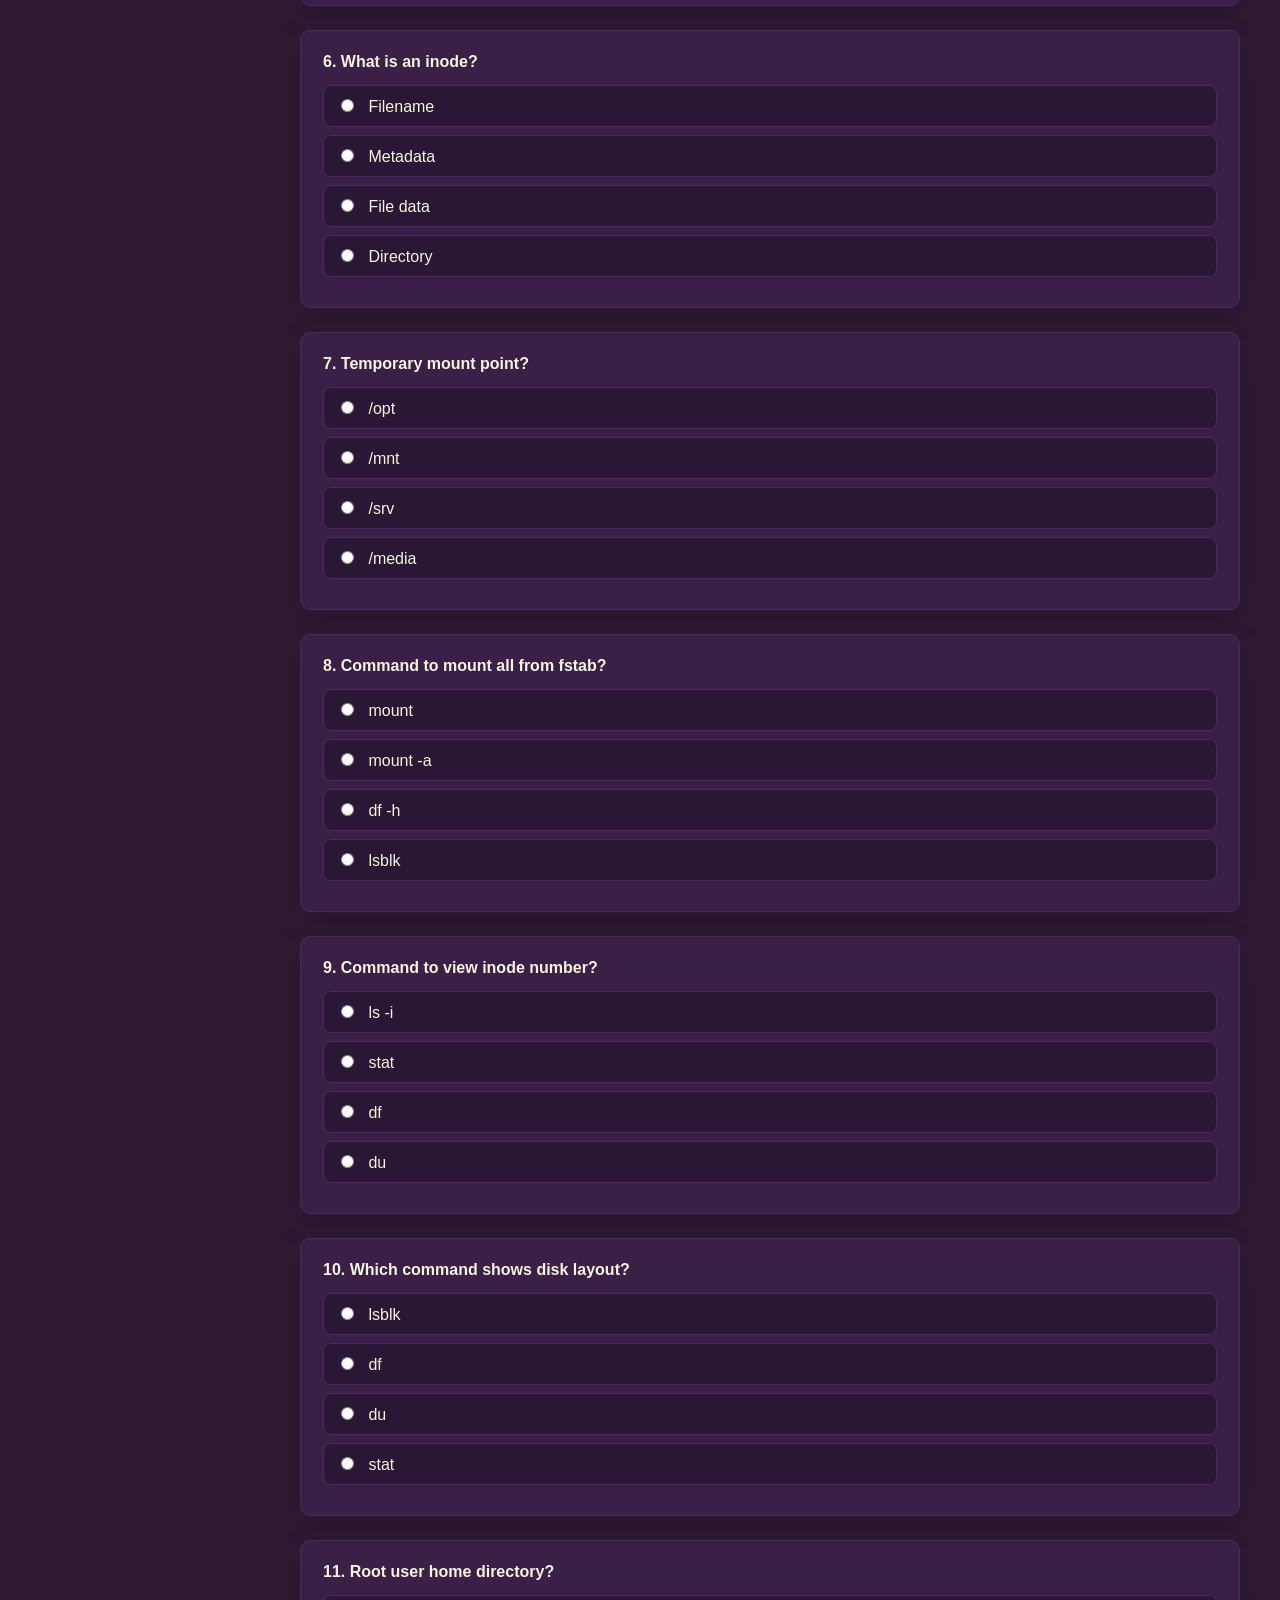
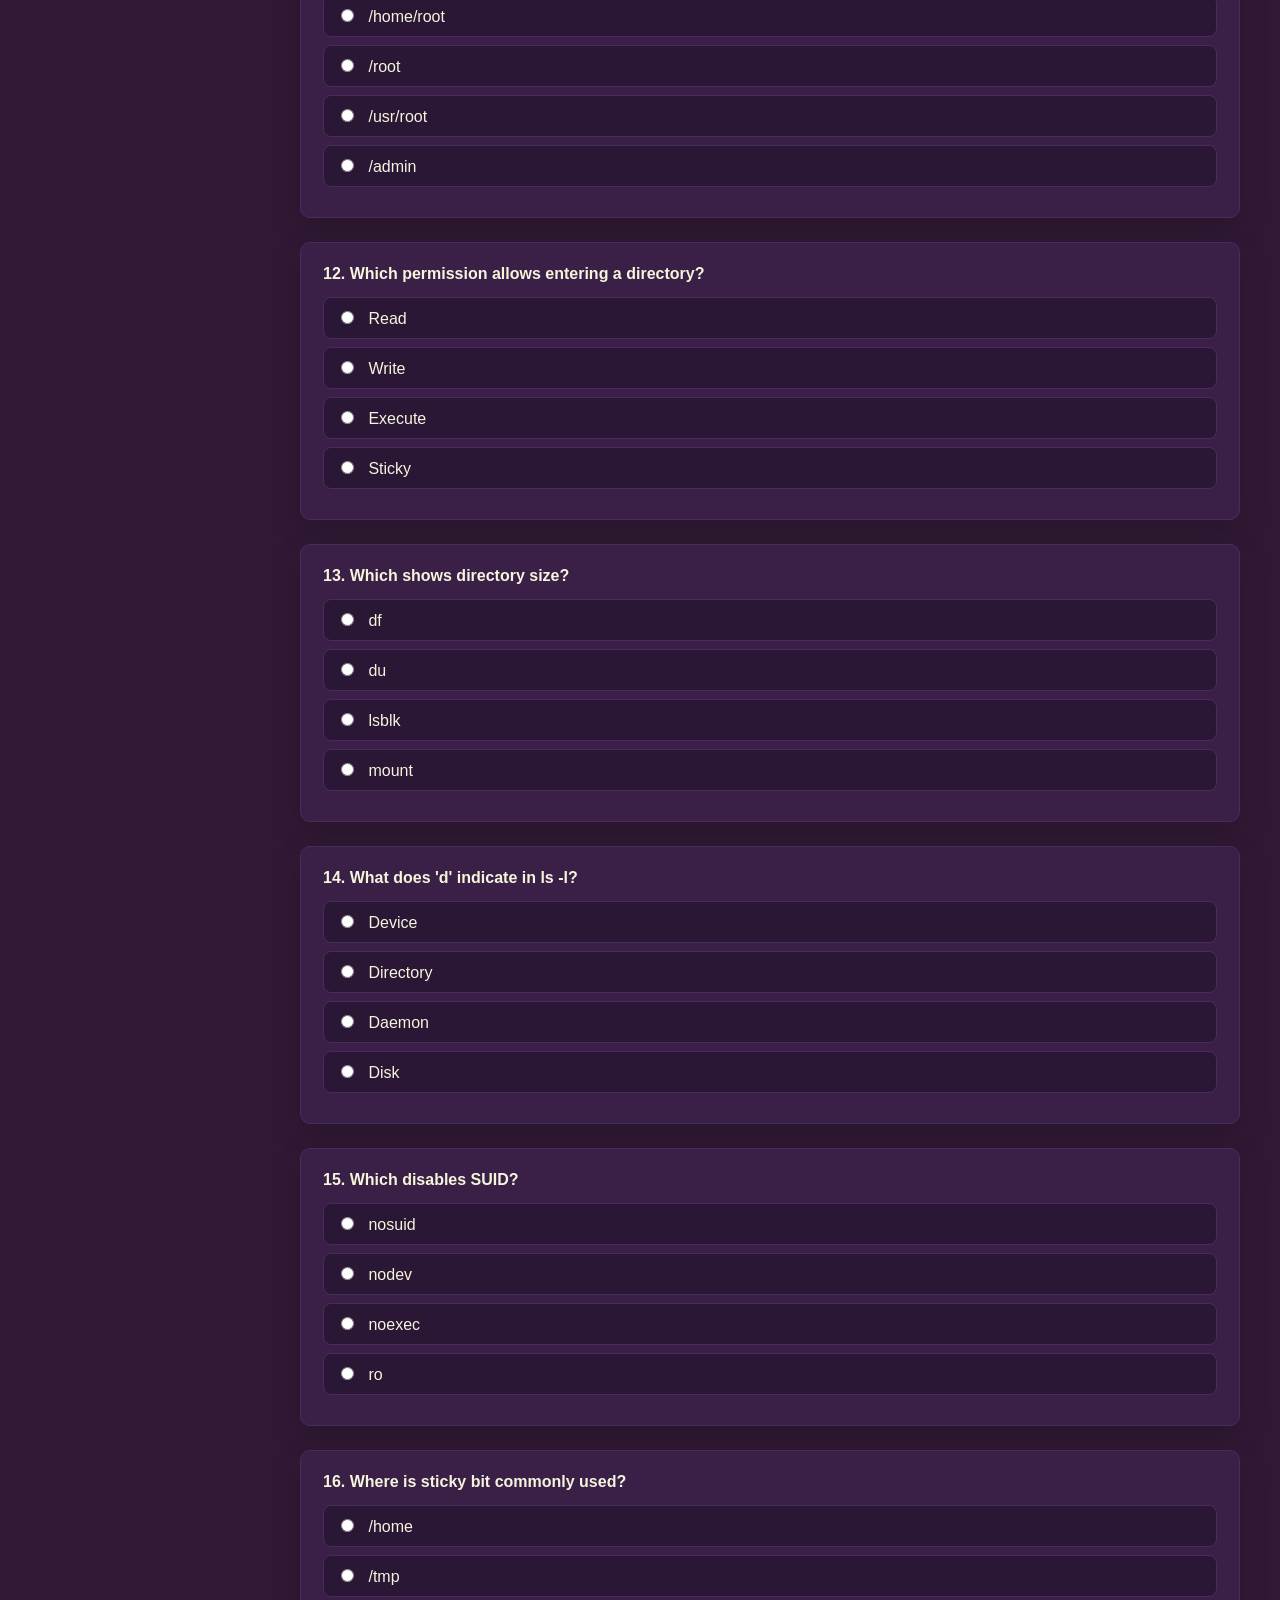
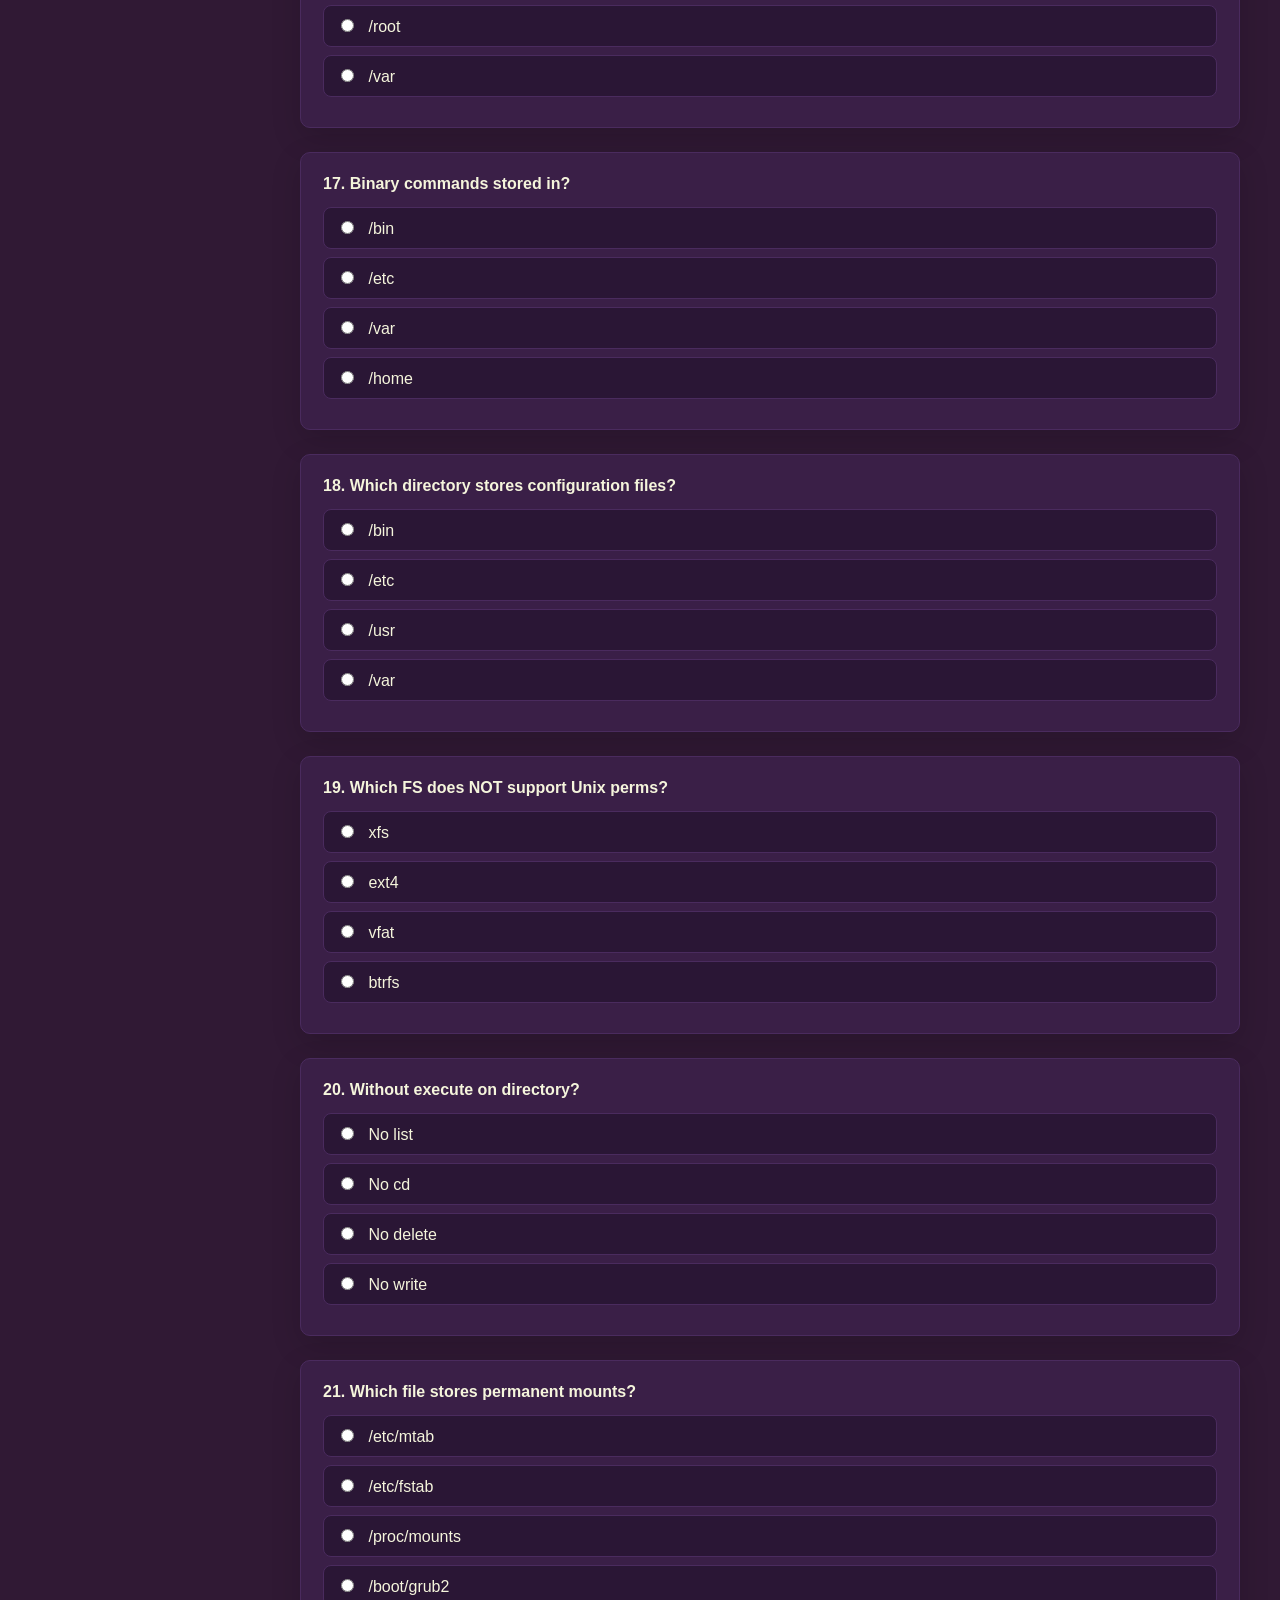
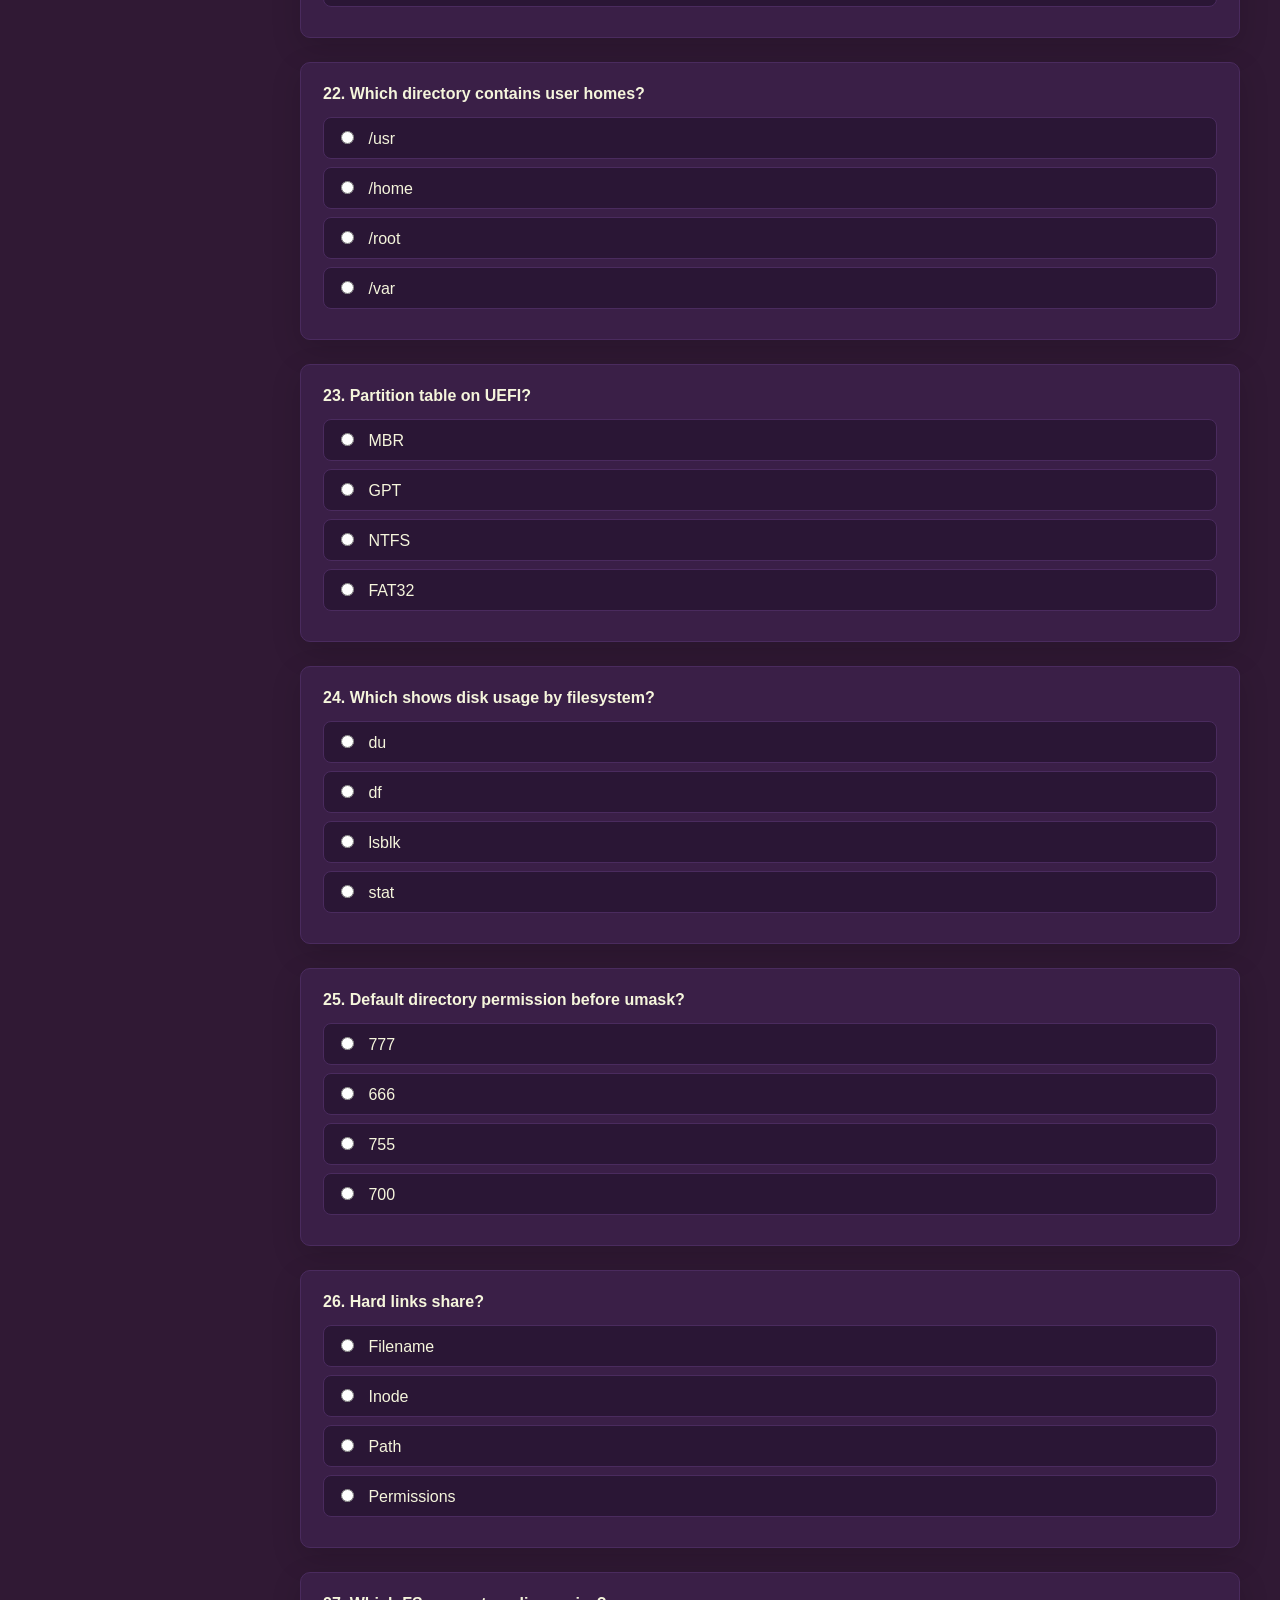
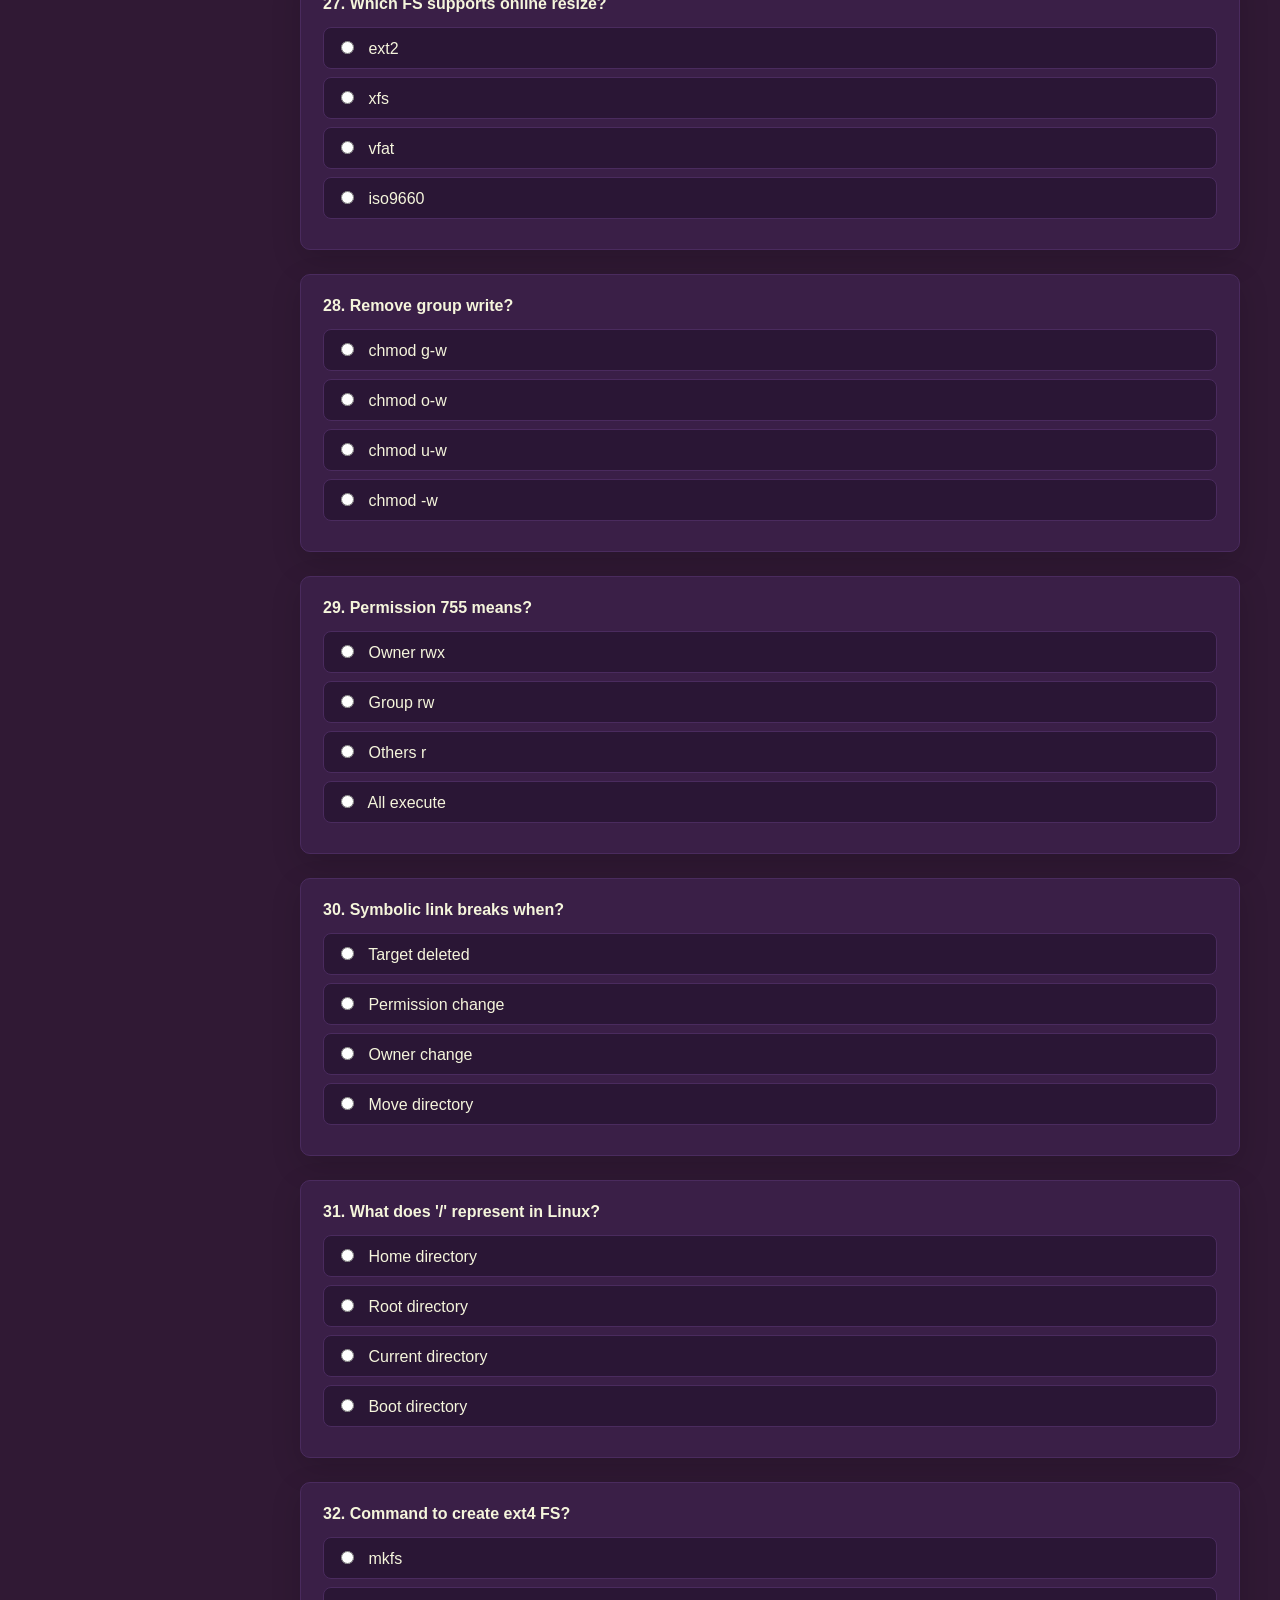
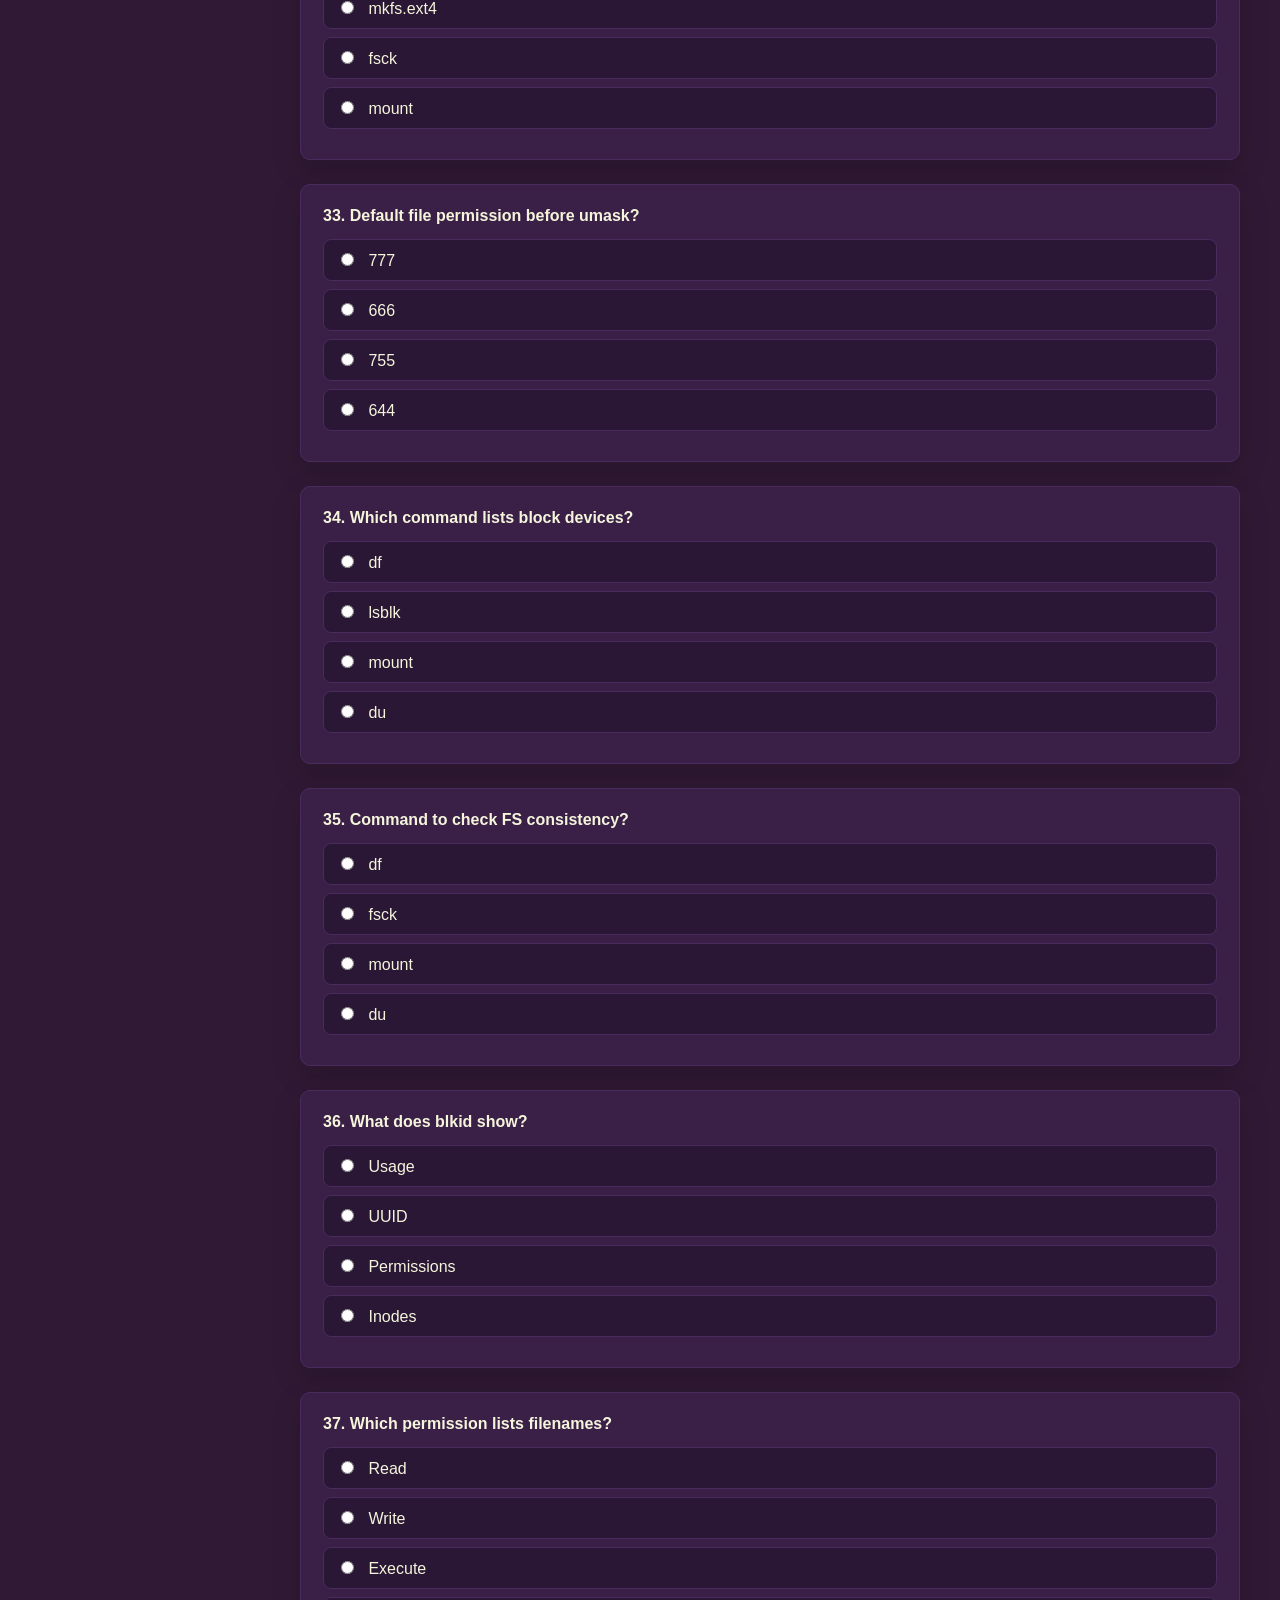
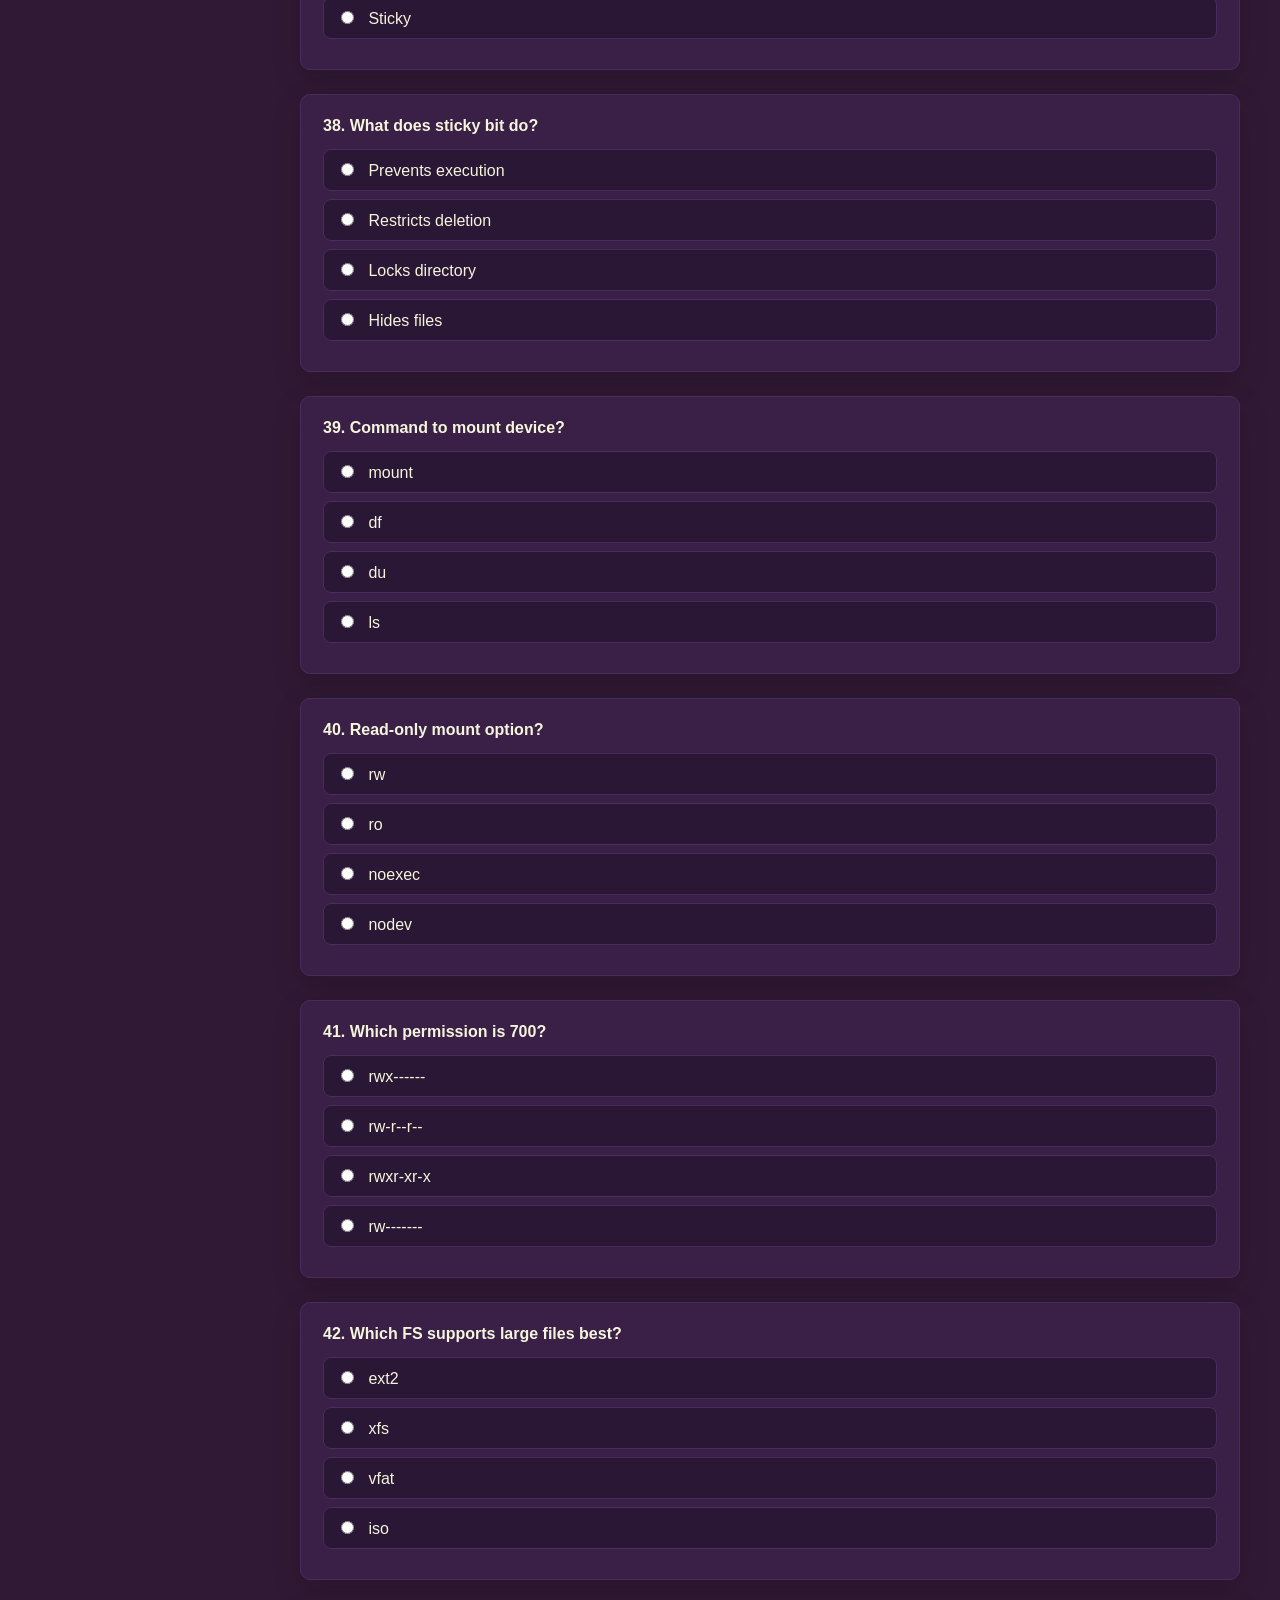
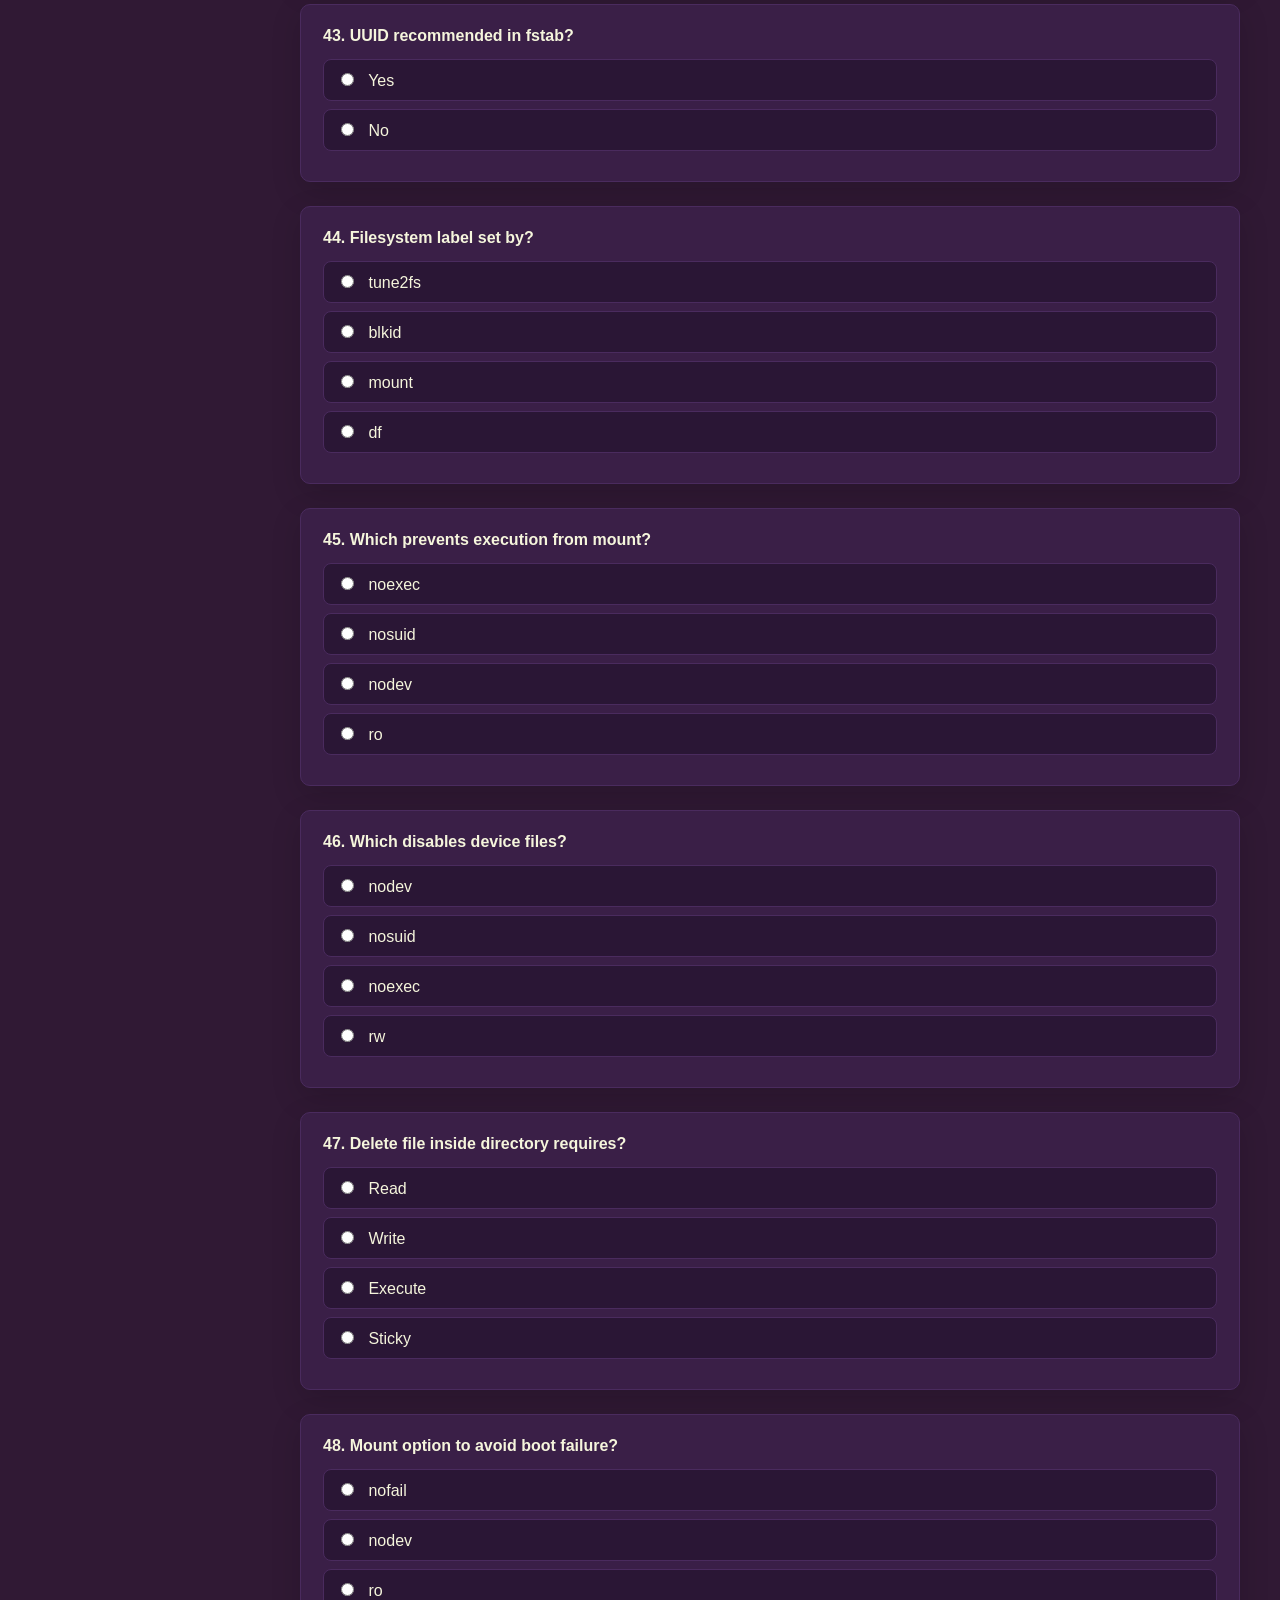
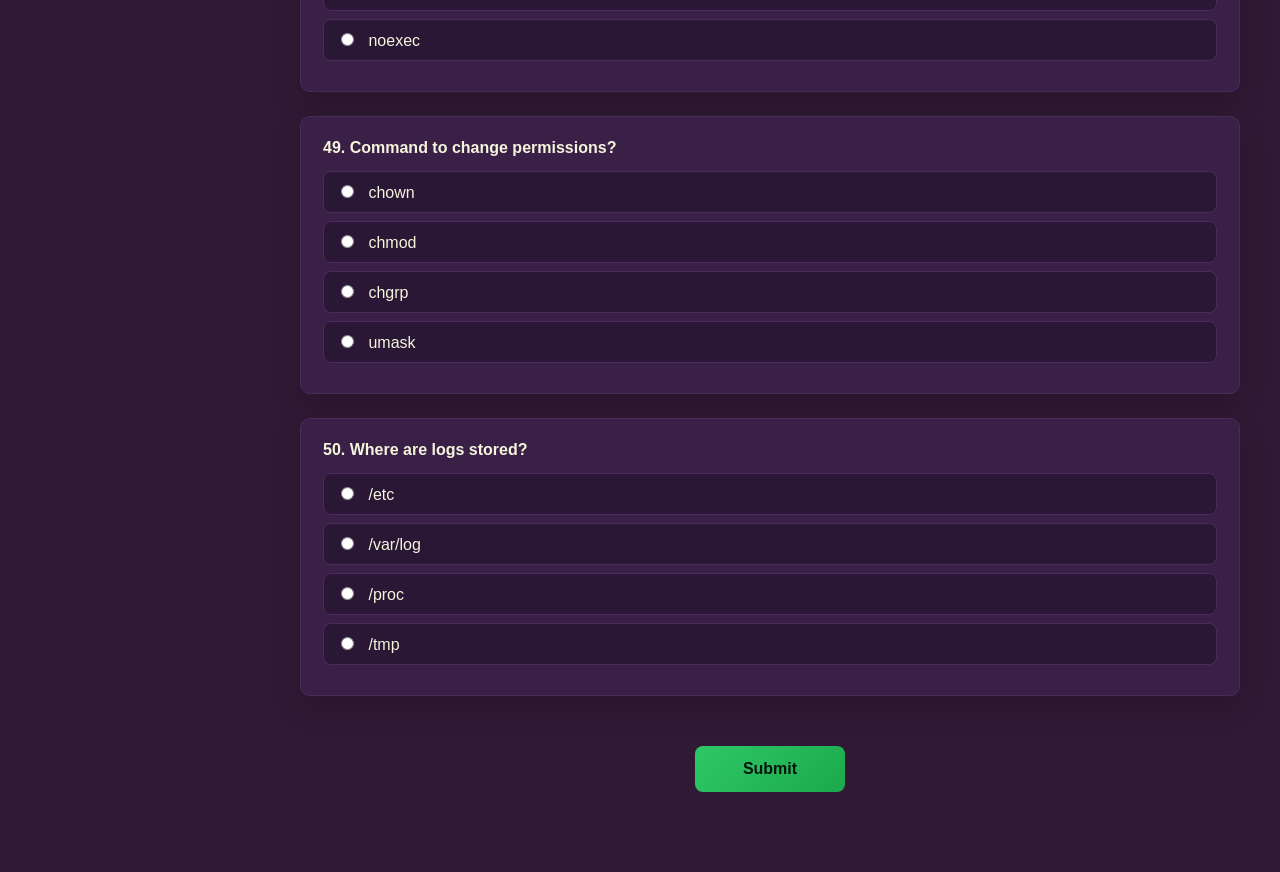
<file: linux.html>
<!DOCTYPE html>
<html lang="en">
<head>
<meta charset="UTF-8">
<title>Linux (RHEL) Mock Test</title>

<link rel="stylesheet" href="css/variables.css">
<link rel="stylesheet" href="css/layout.css">
<link rel="stylesheet" href="css/components.css">
<link rel="stylesheet" href="css/theme.css">
</head>

<body data-theme="dark">

<header>
  <b>Linux (RHEL) Mock Test</b>
  <div class="timer" id="timer">60:00</div>
</header>

<main>
  <aside>
    <h3>Questions</h3>
    <div class="grid" id="nav"></div>
  </aside>

  <section>
    <div class="progress"><div id="progressBar"></div></div>
    <div id="result" class="result"></div>
    <form id="quizForm"></form>
  </section>
</main>

<script type="module">
import { questions } from './questions/linux.js';
import { startApp } from './js/app.js';

startApp(questions);
</script>

</body>
</html>
</file>
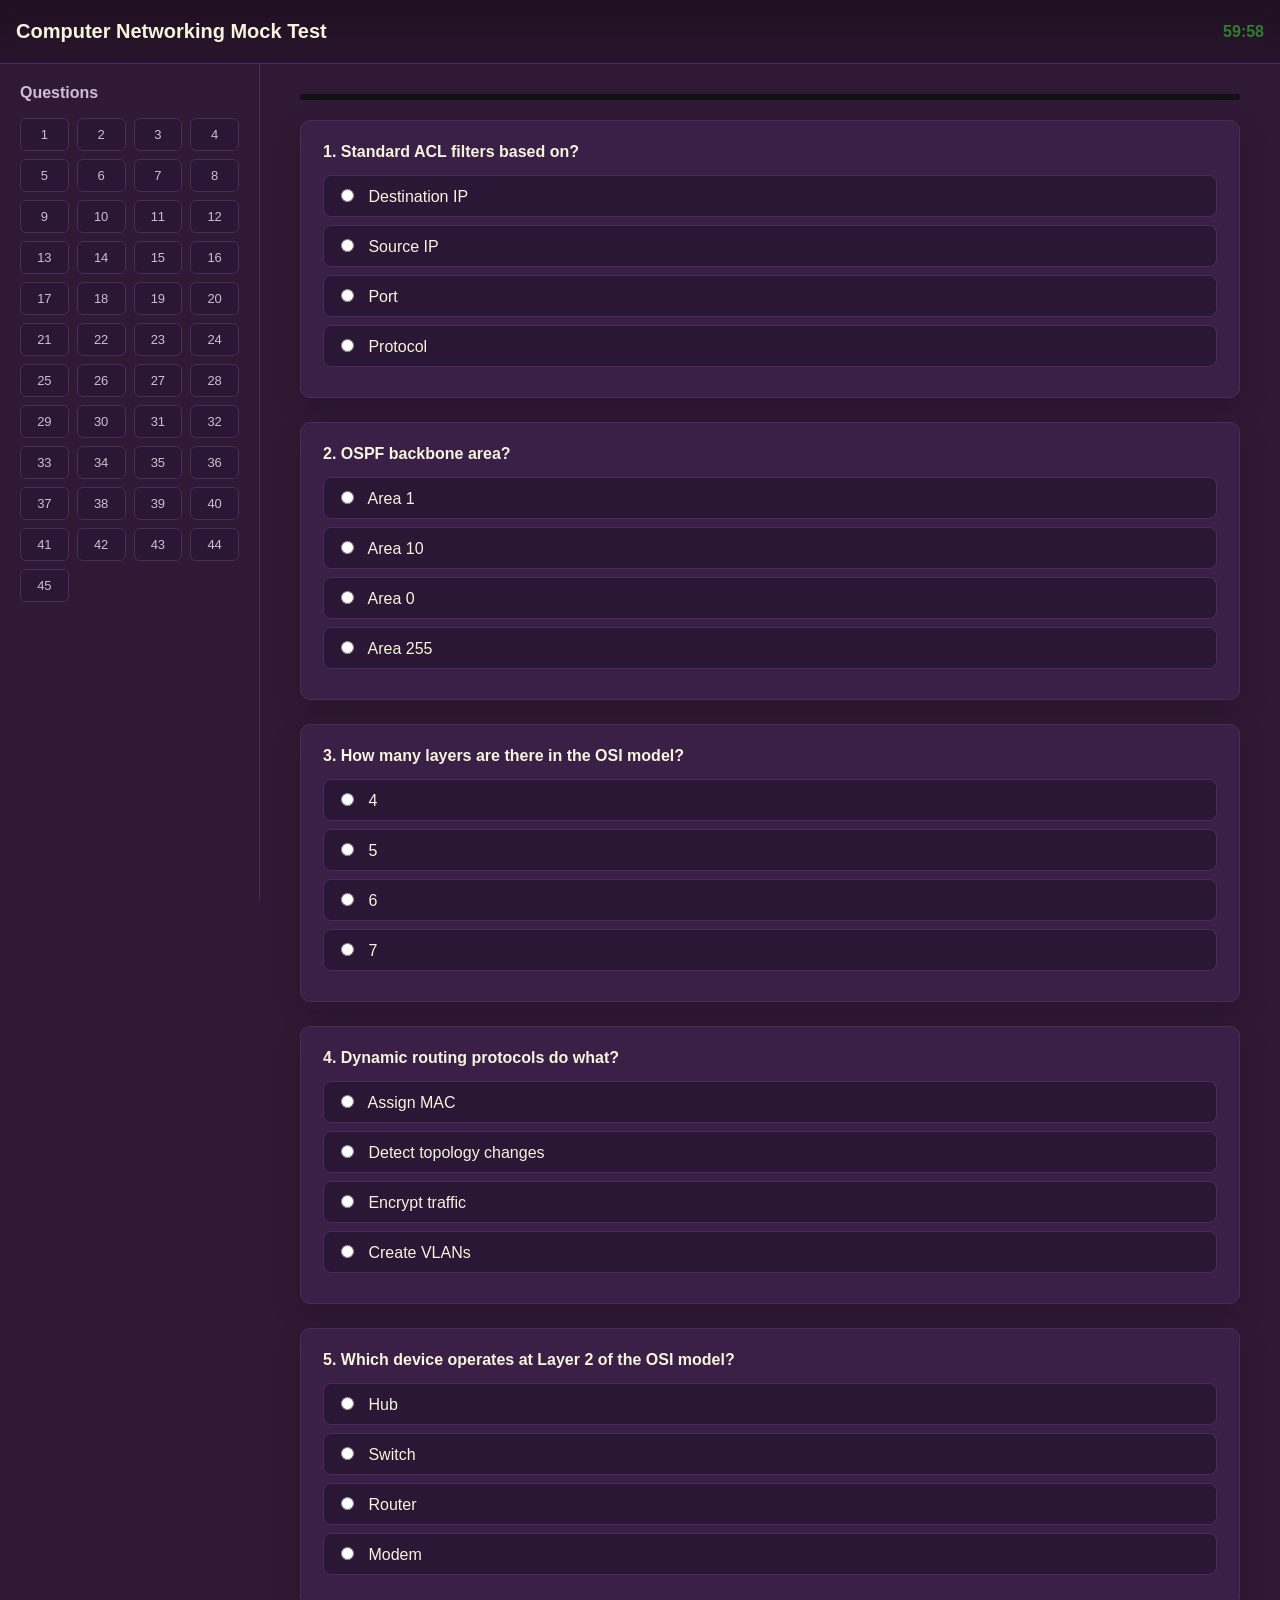
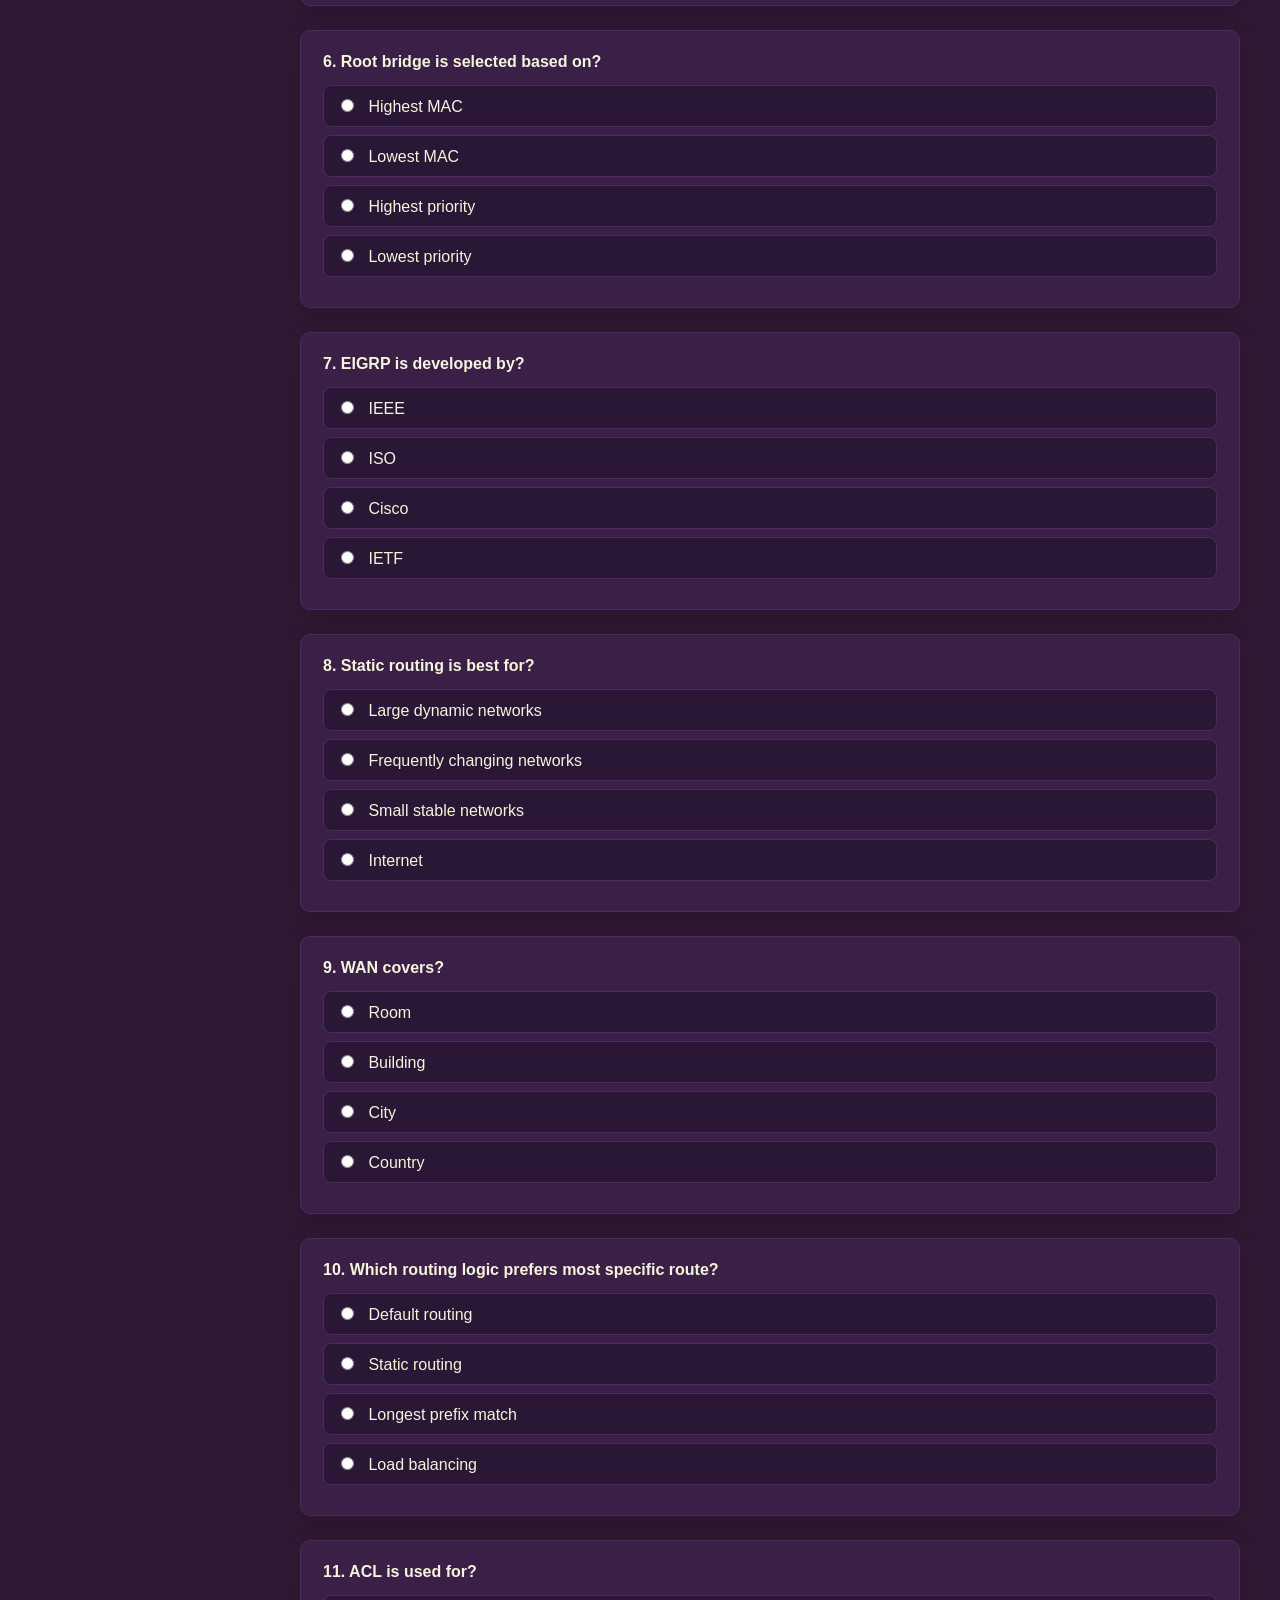
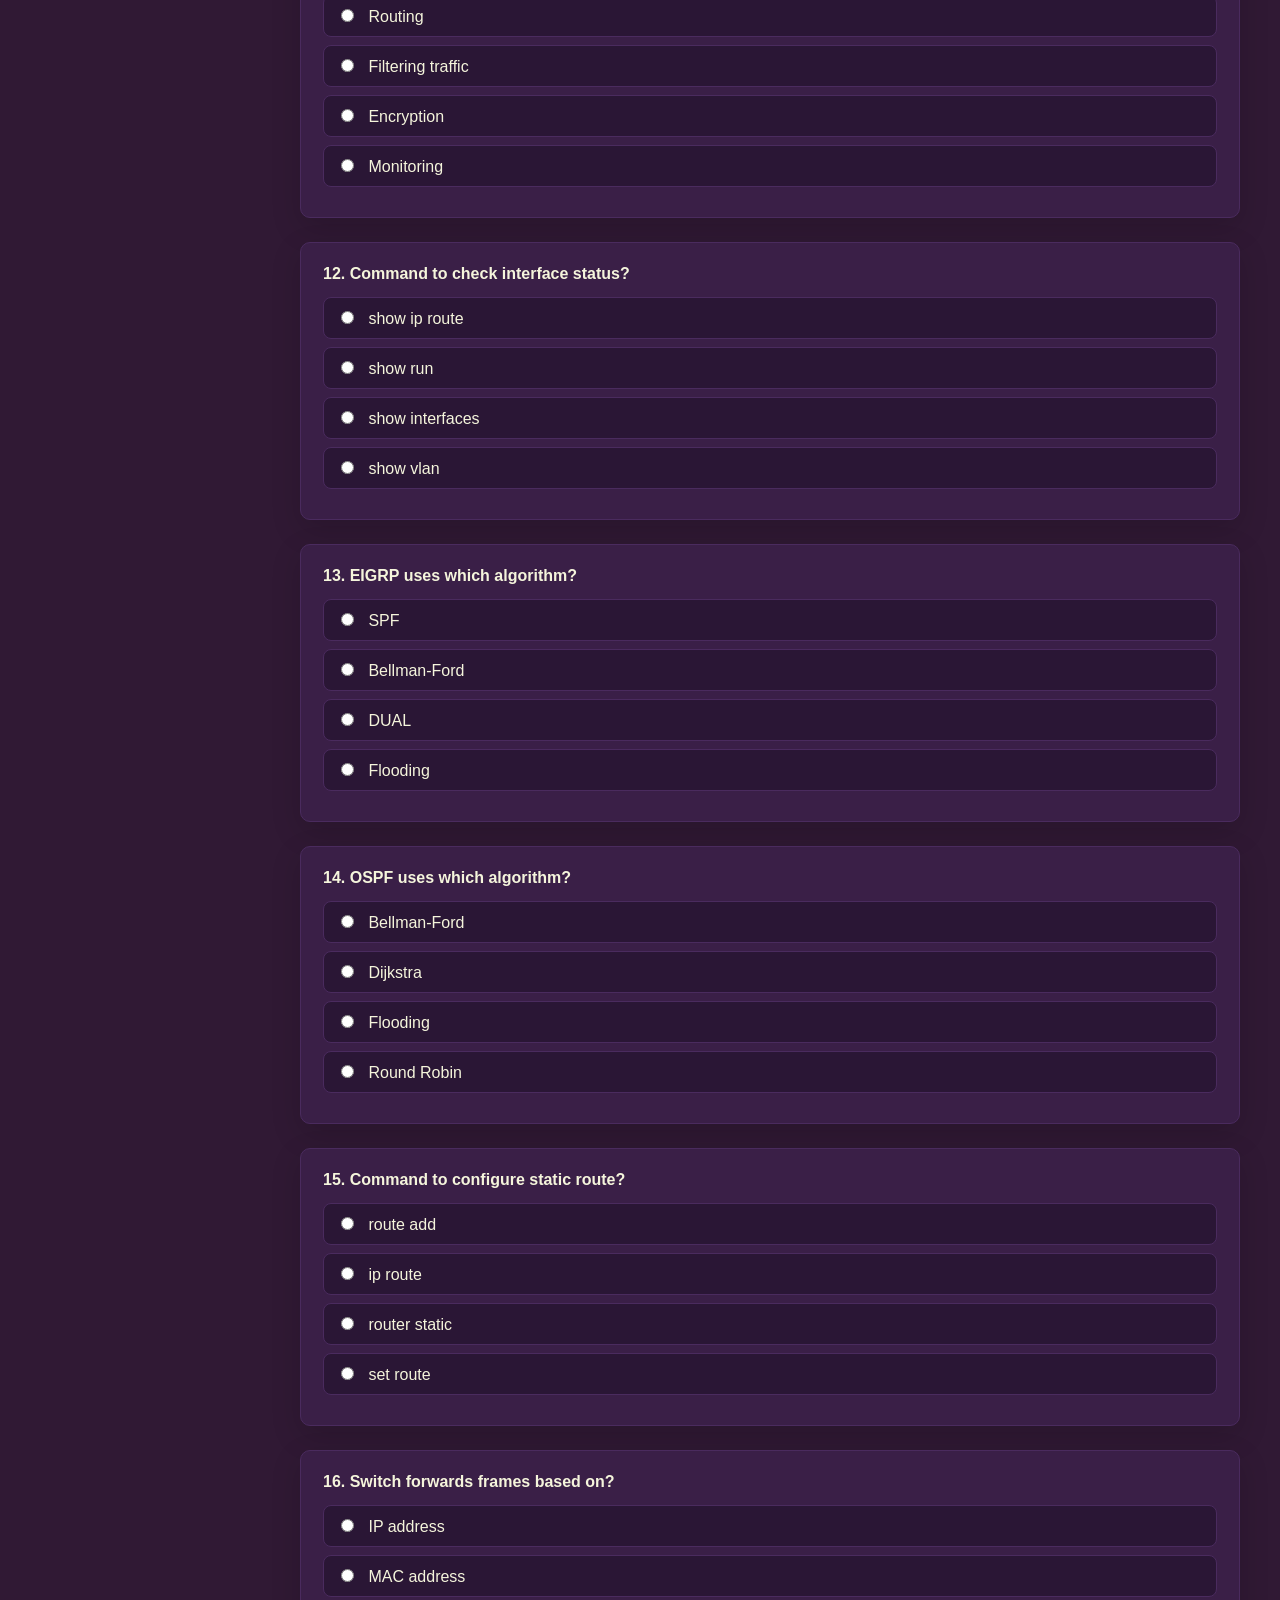
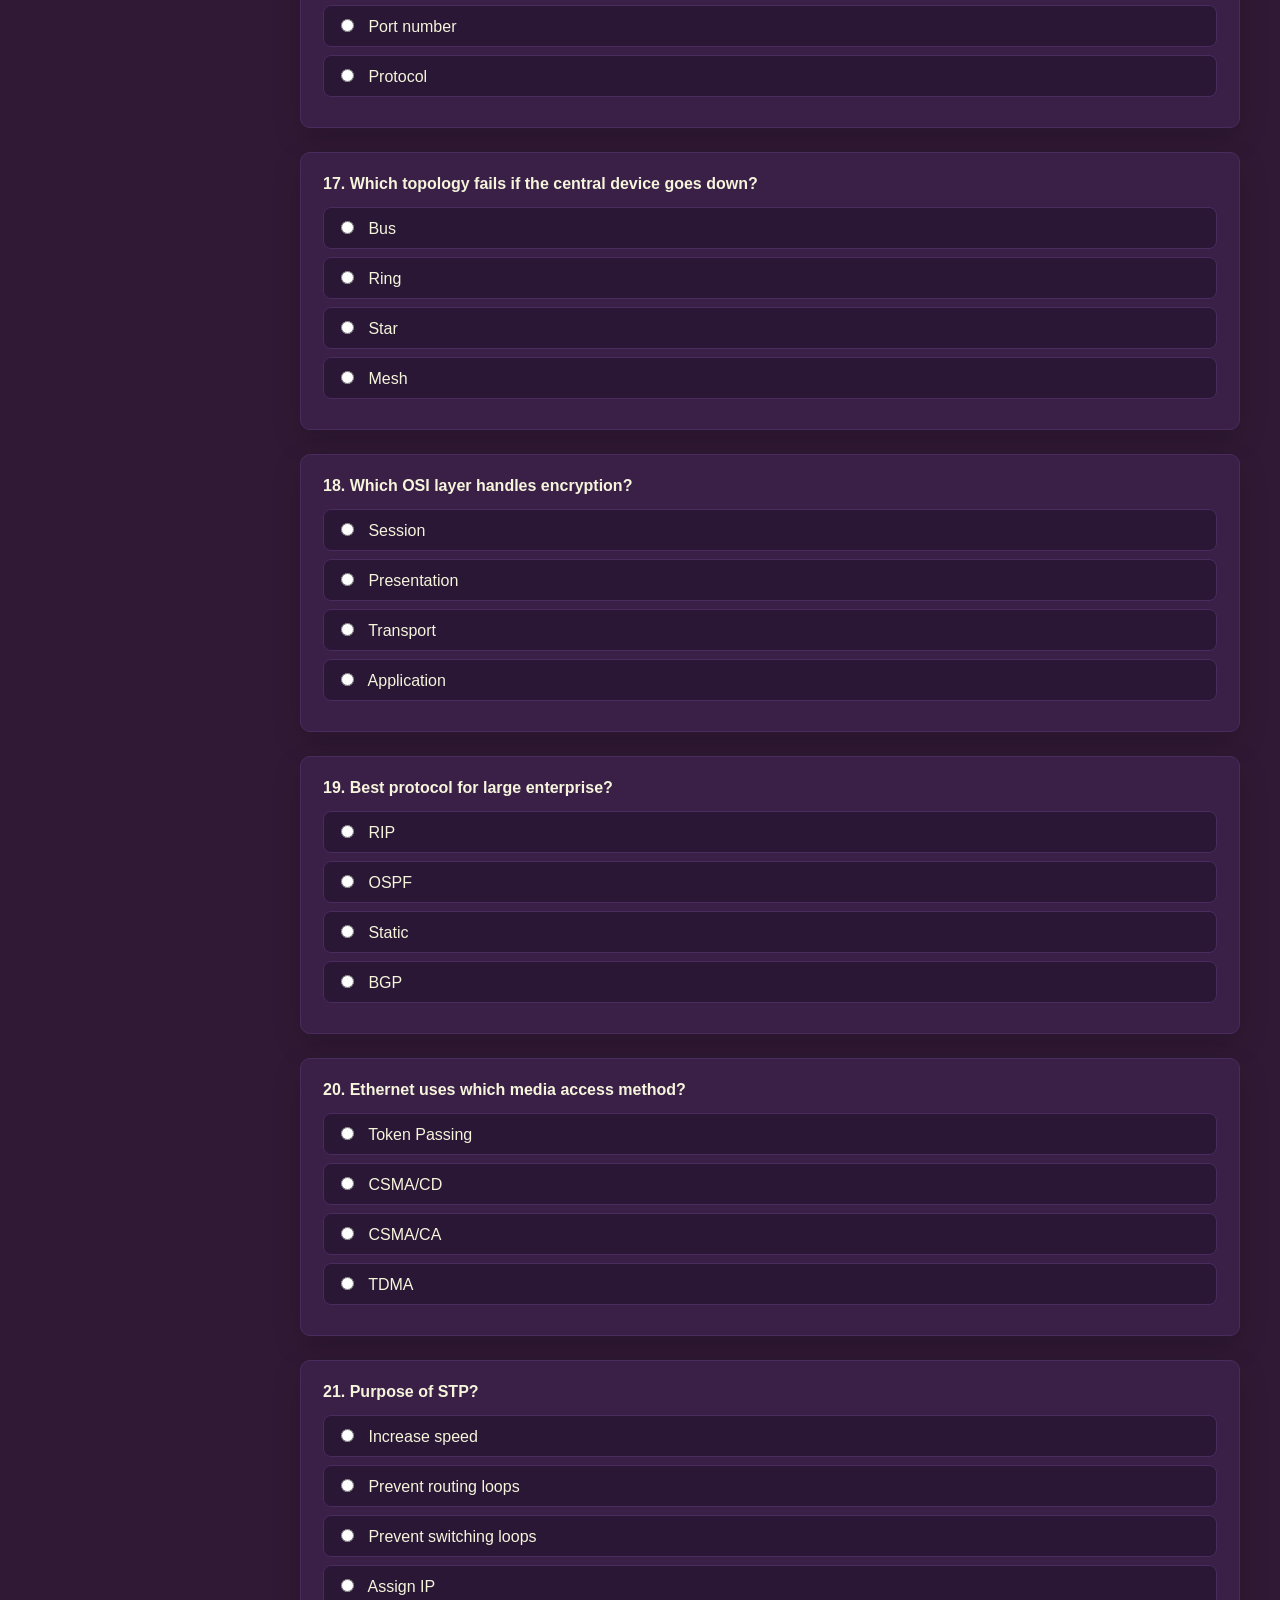
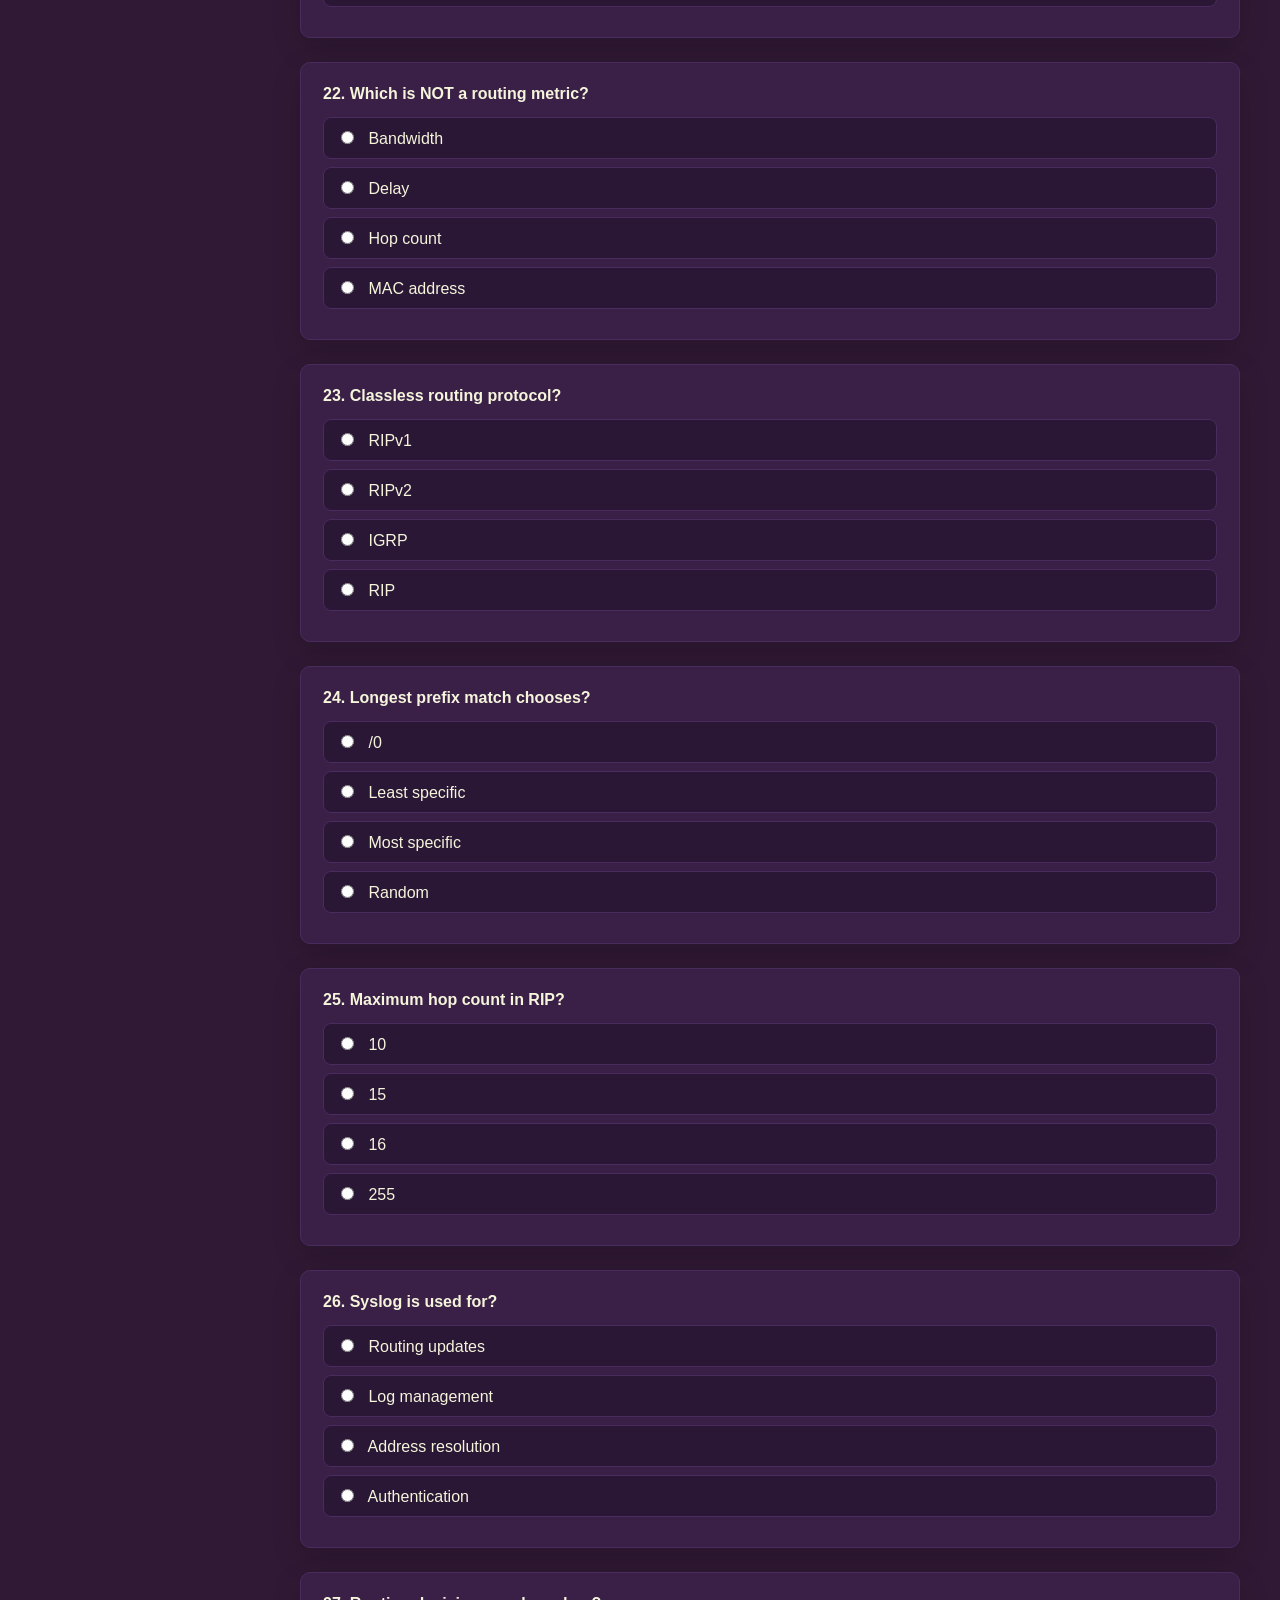
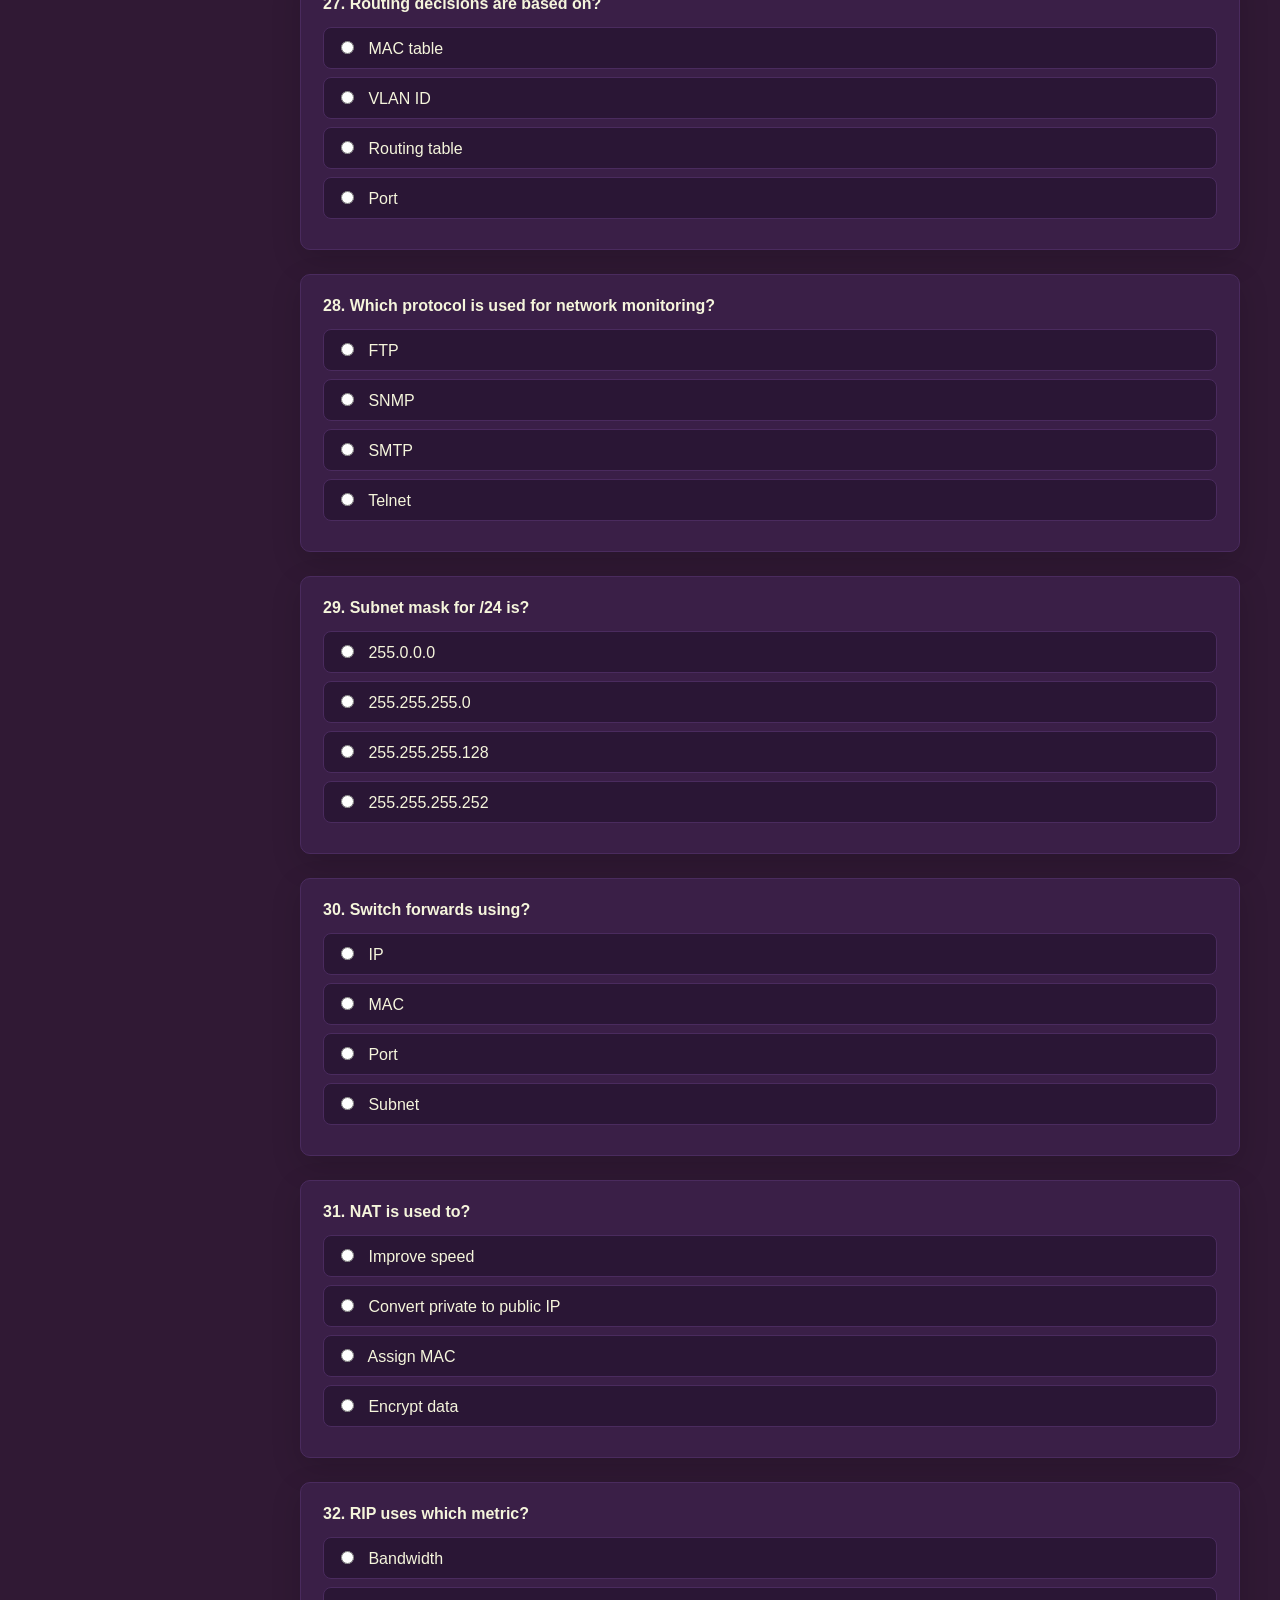
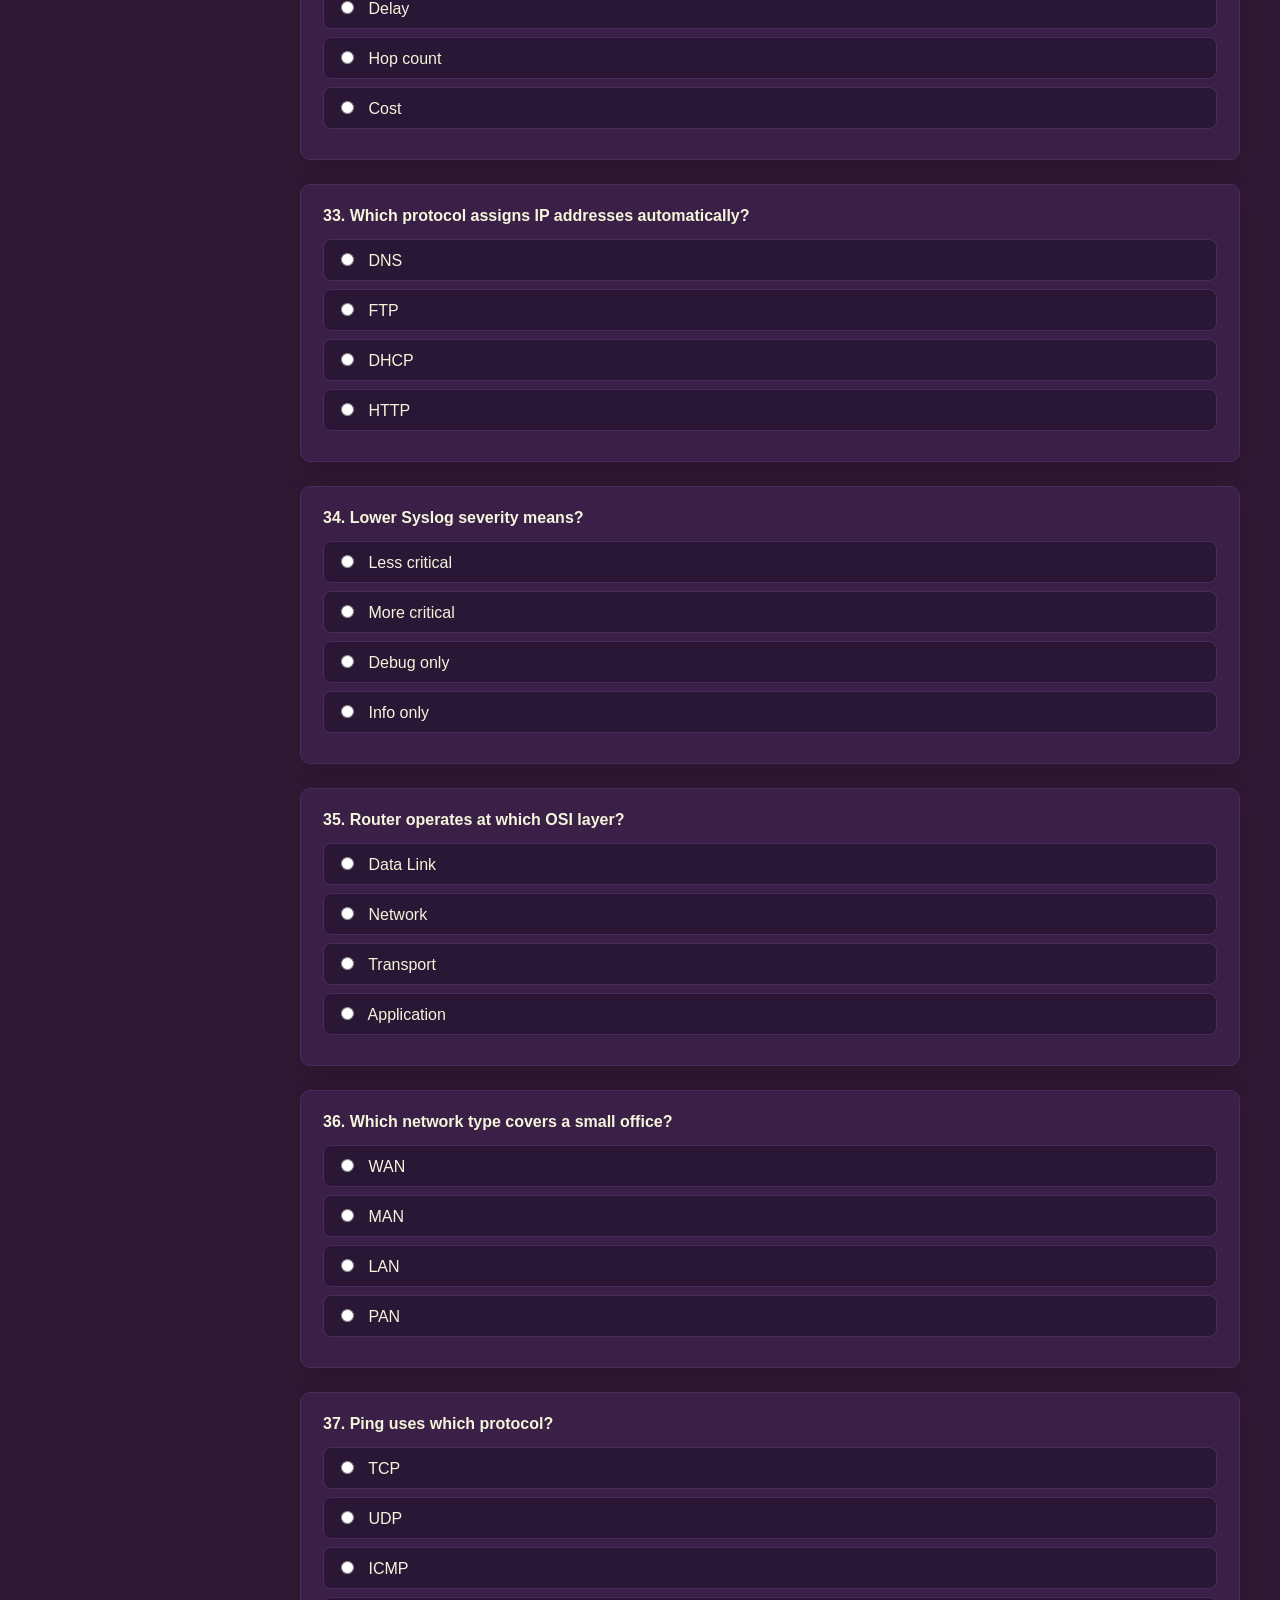
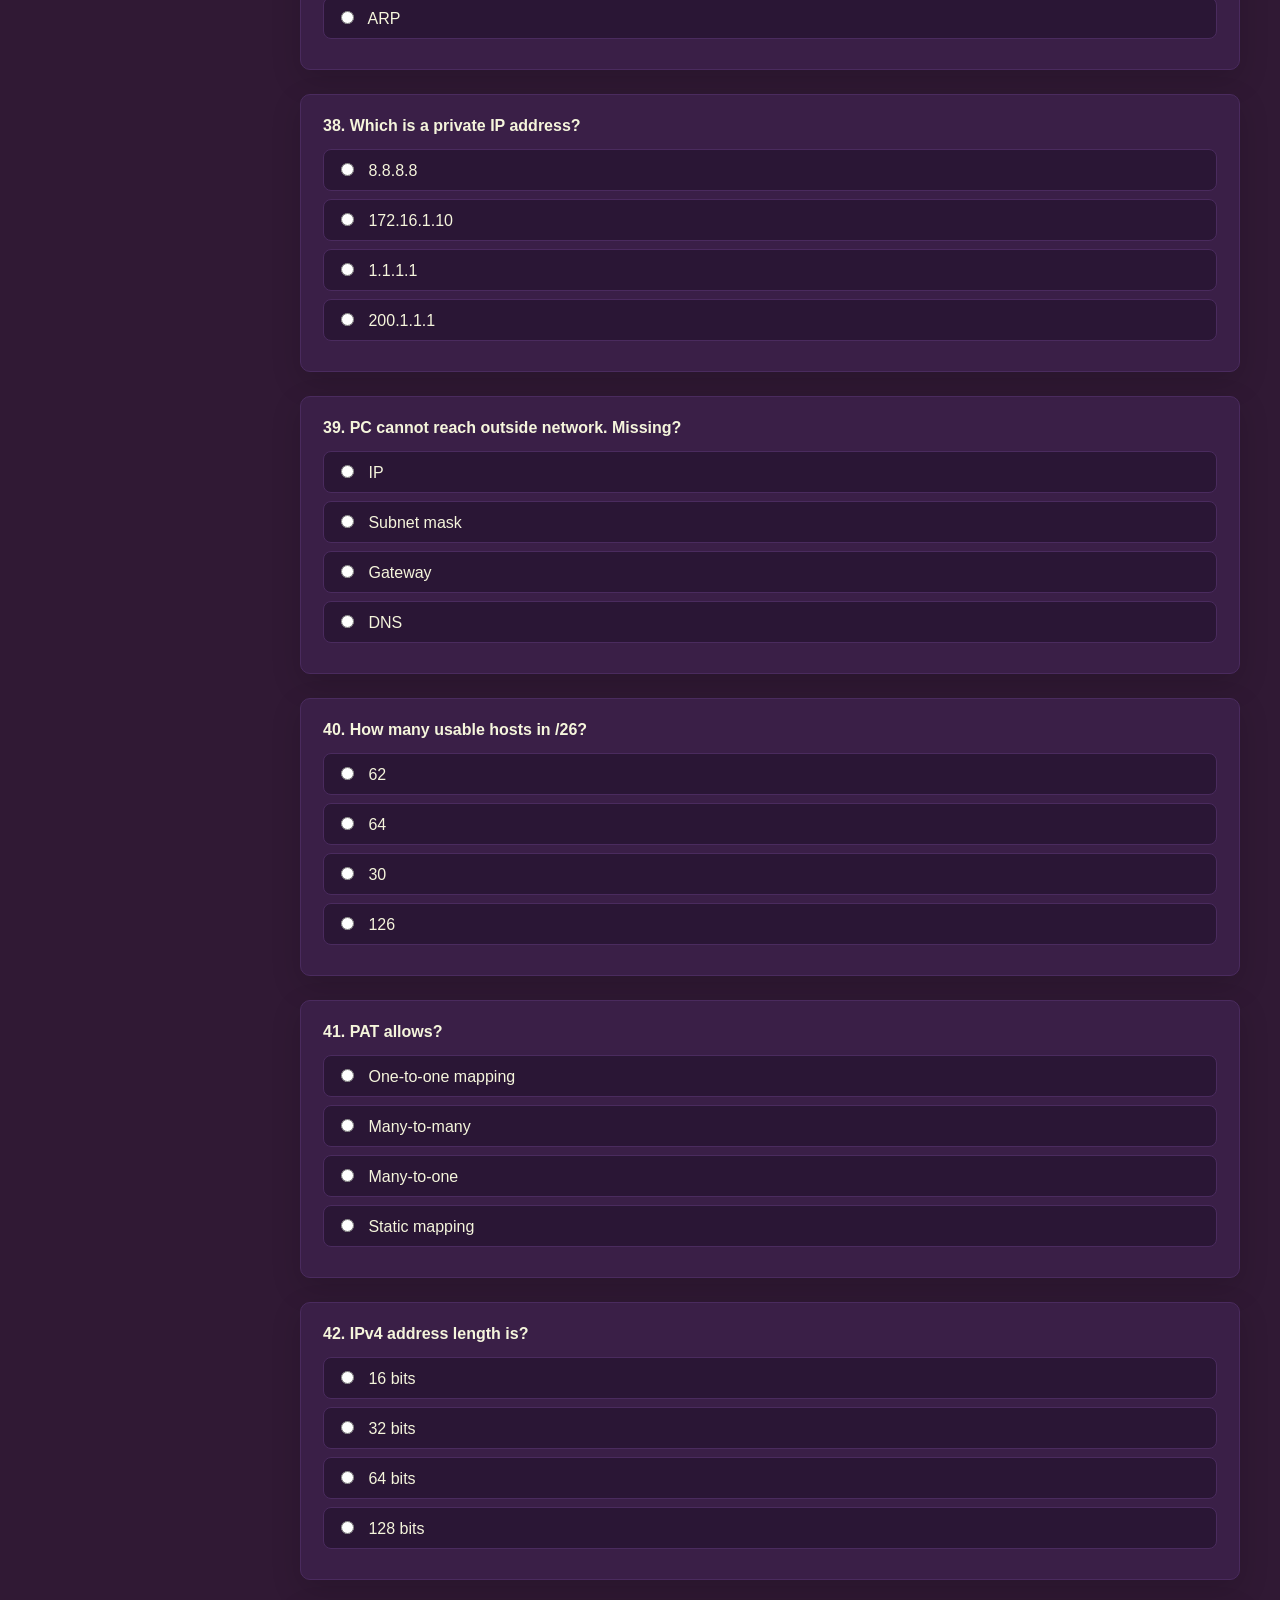
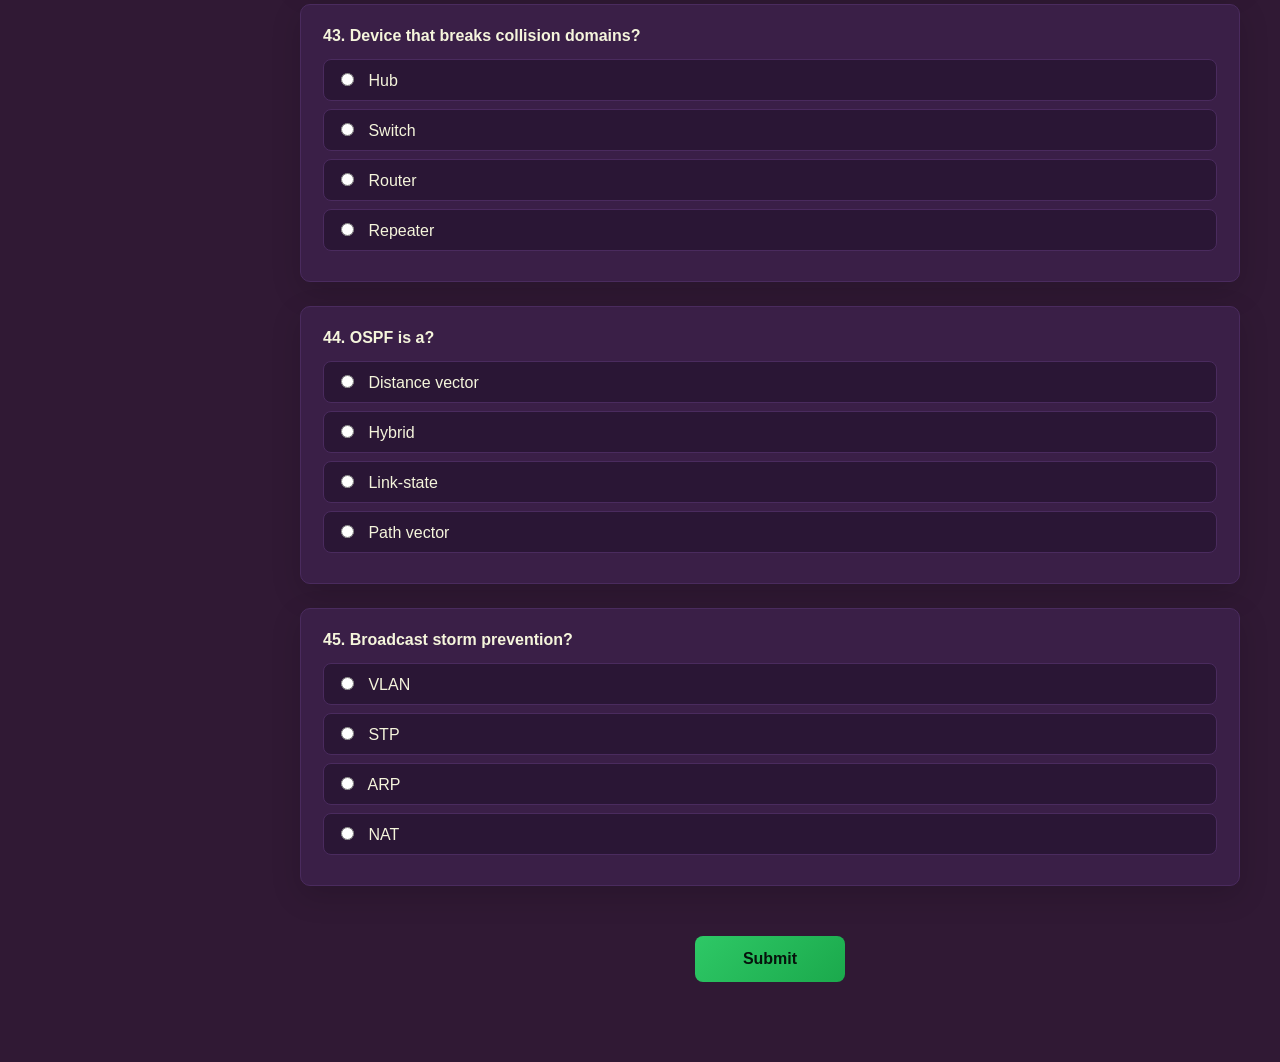
<file: networking.html>
<!DOCTYPE html>
<html lang="en">
<head>
<meta charset="UTF-8">
<title>Computer Networking Mock Test</title>

<link rel="stylesheet" href="css/variables.css">
<link rel="stylesheet" href="css/layout.css">
<link rel="stylesheet" href="css/components.css">
<link rel="stylesheet" href="css/theme.css">
</head>

<body data-theme="dark">

<header>
  <b>Computer Networking Mock Test</b>
  <div class="timer" id="timer">60:00</div>
</header>

<main>
  <aside>
    <h3>Questions</h3>
    <div class="grid" id="nav"></div>
  </aside>

  <section>
    <div class="progress"><div id="progressBar"></div></div>
    <div id="result" class="result"></div>
    <form id="quizForm"></form>
  </section>
</main>

<script type="module">
import { questions } from './questions/networking.js';
import { startApp } from './js/app.js';

startApp(questions);
</script>

</body>
</html>
</file>
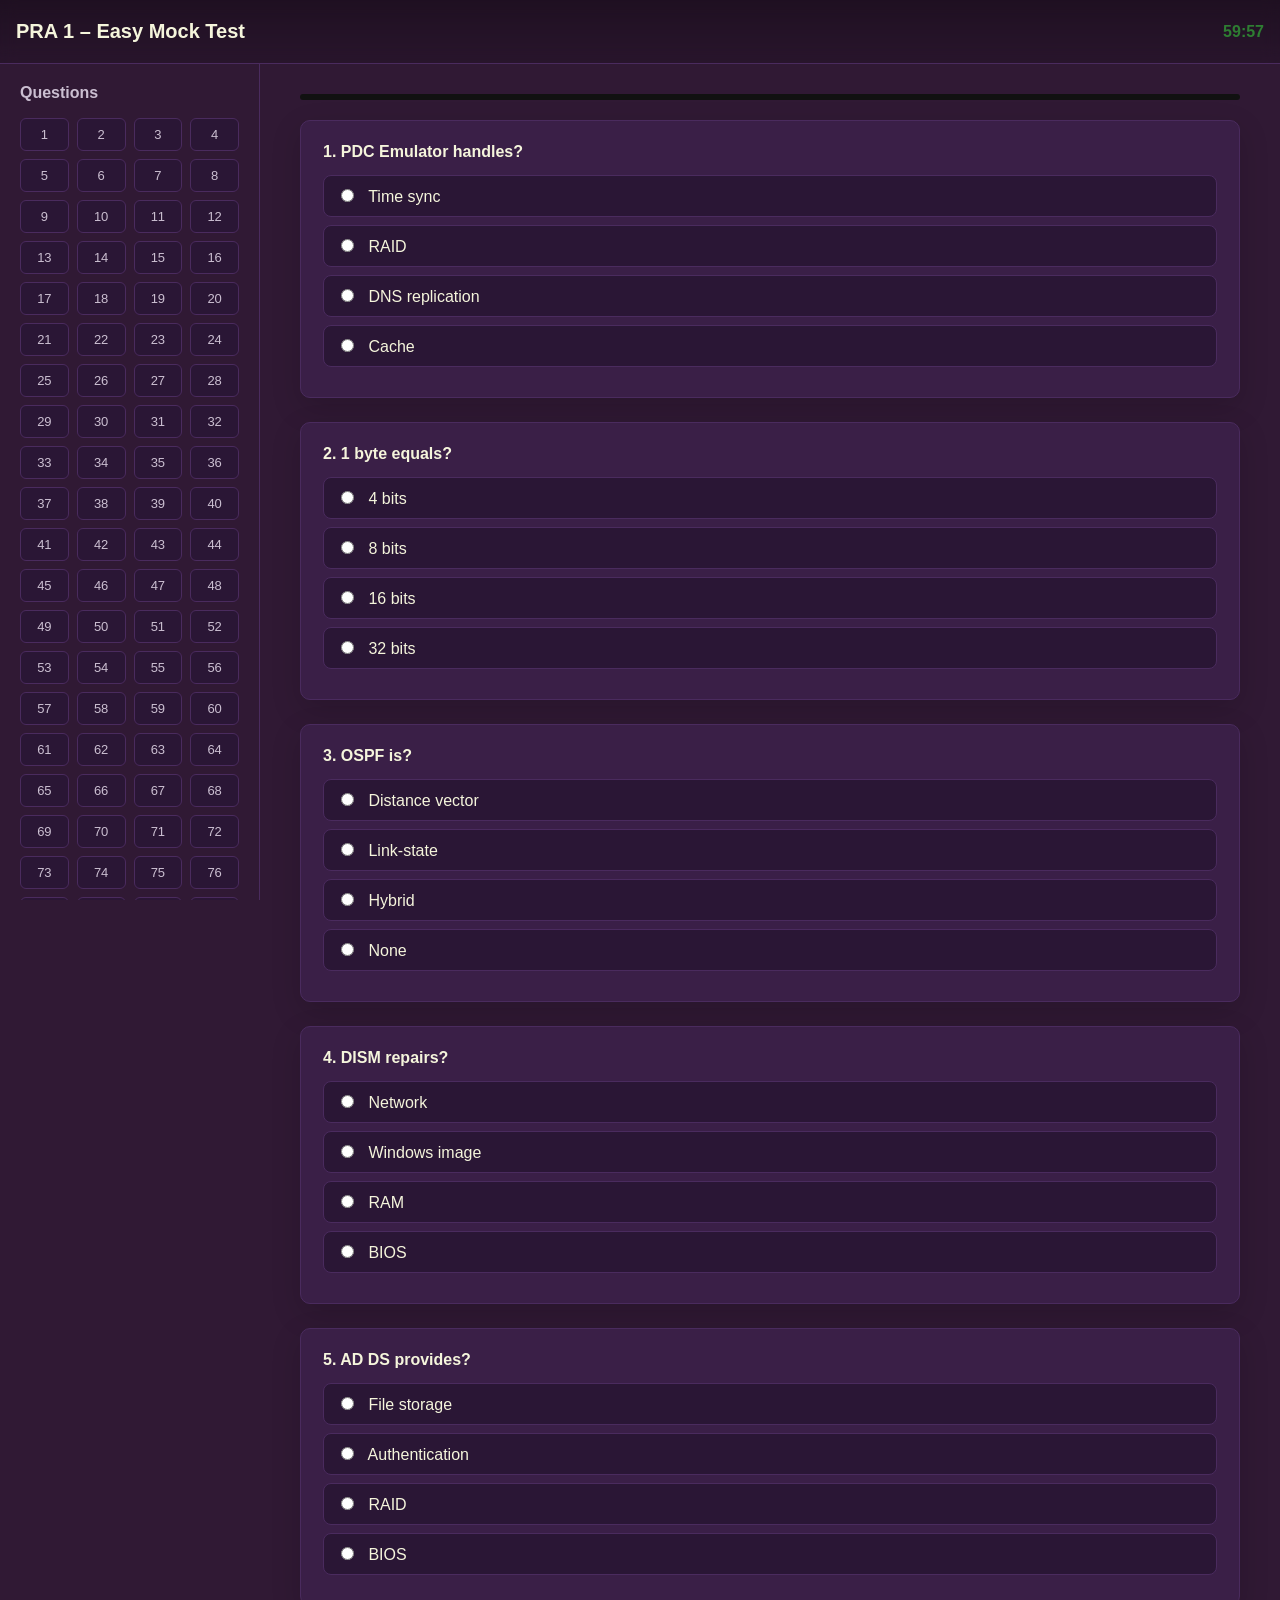
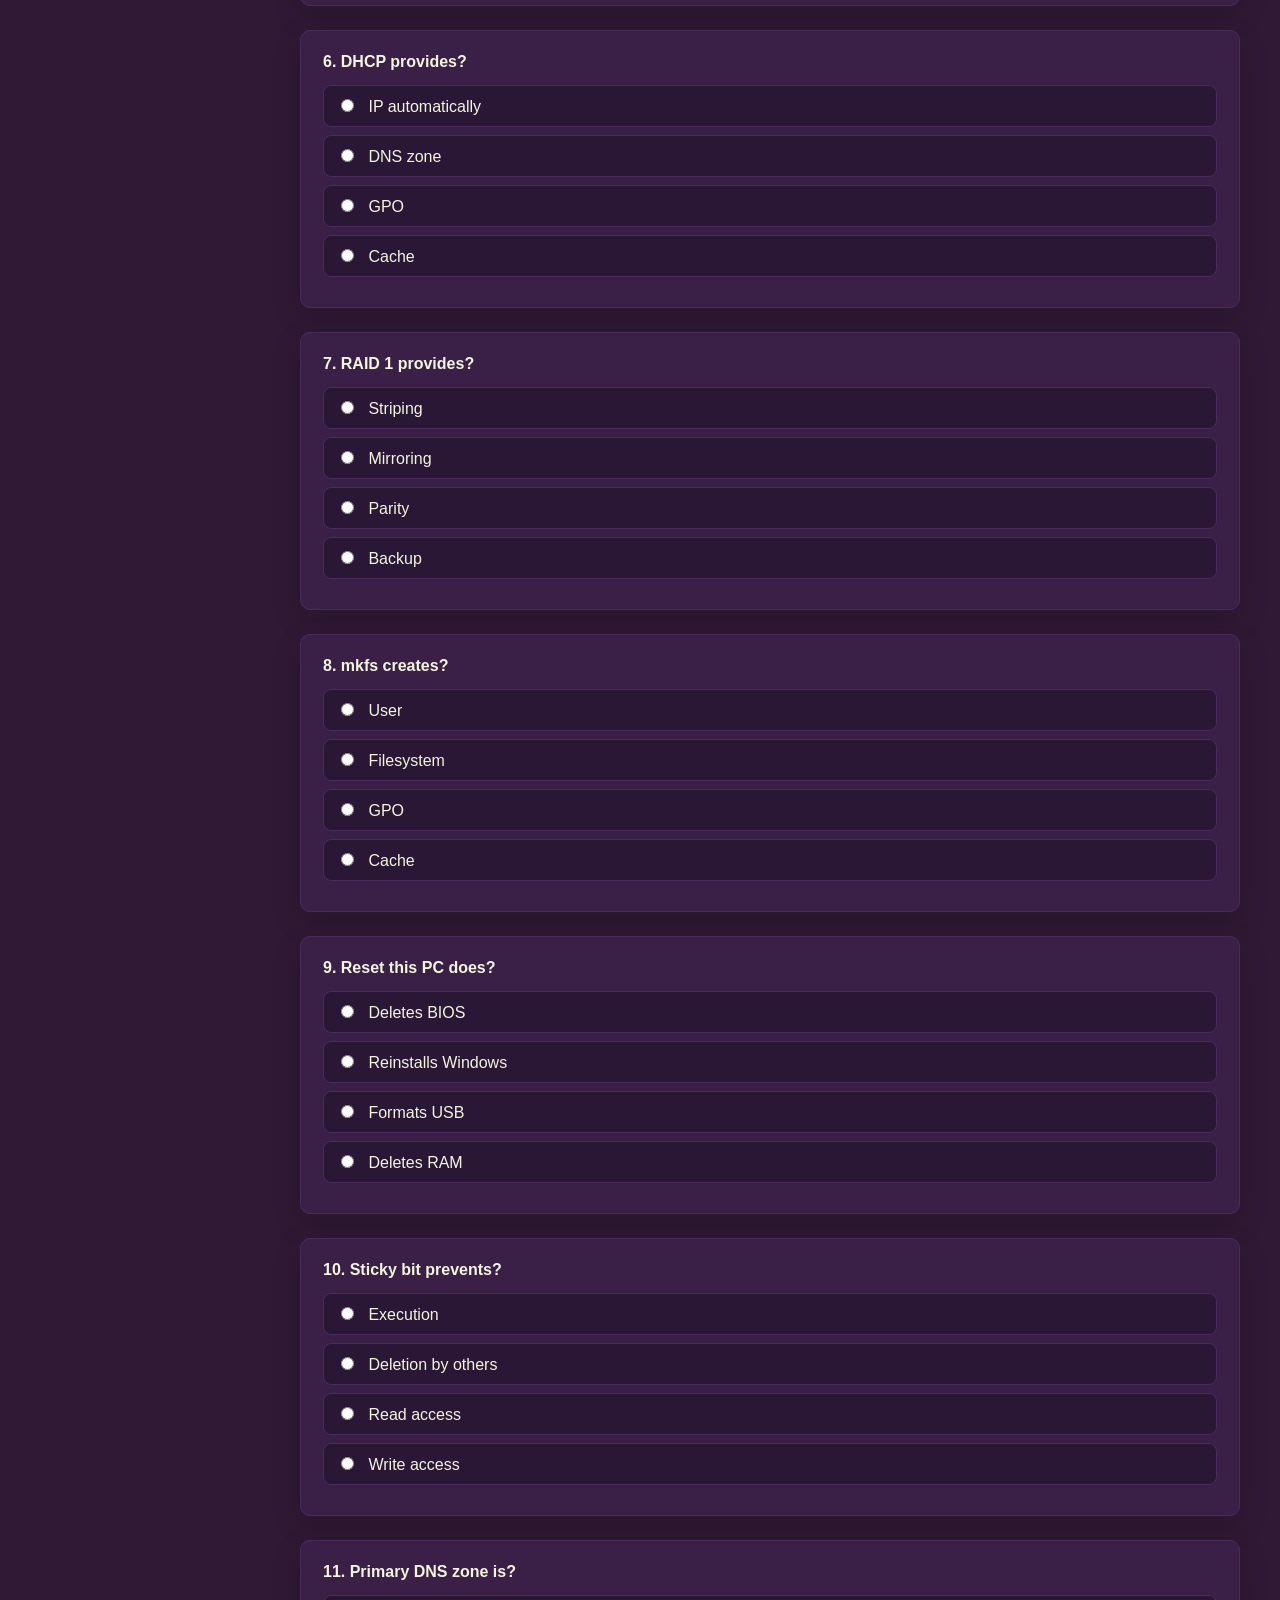
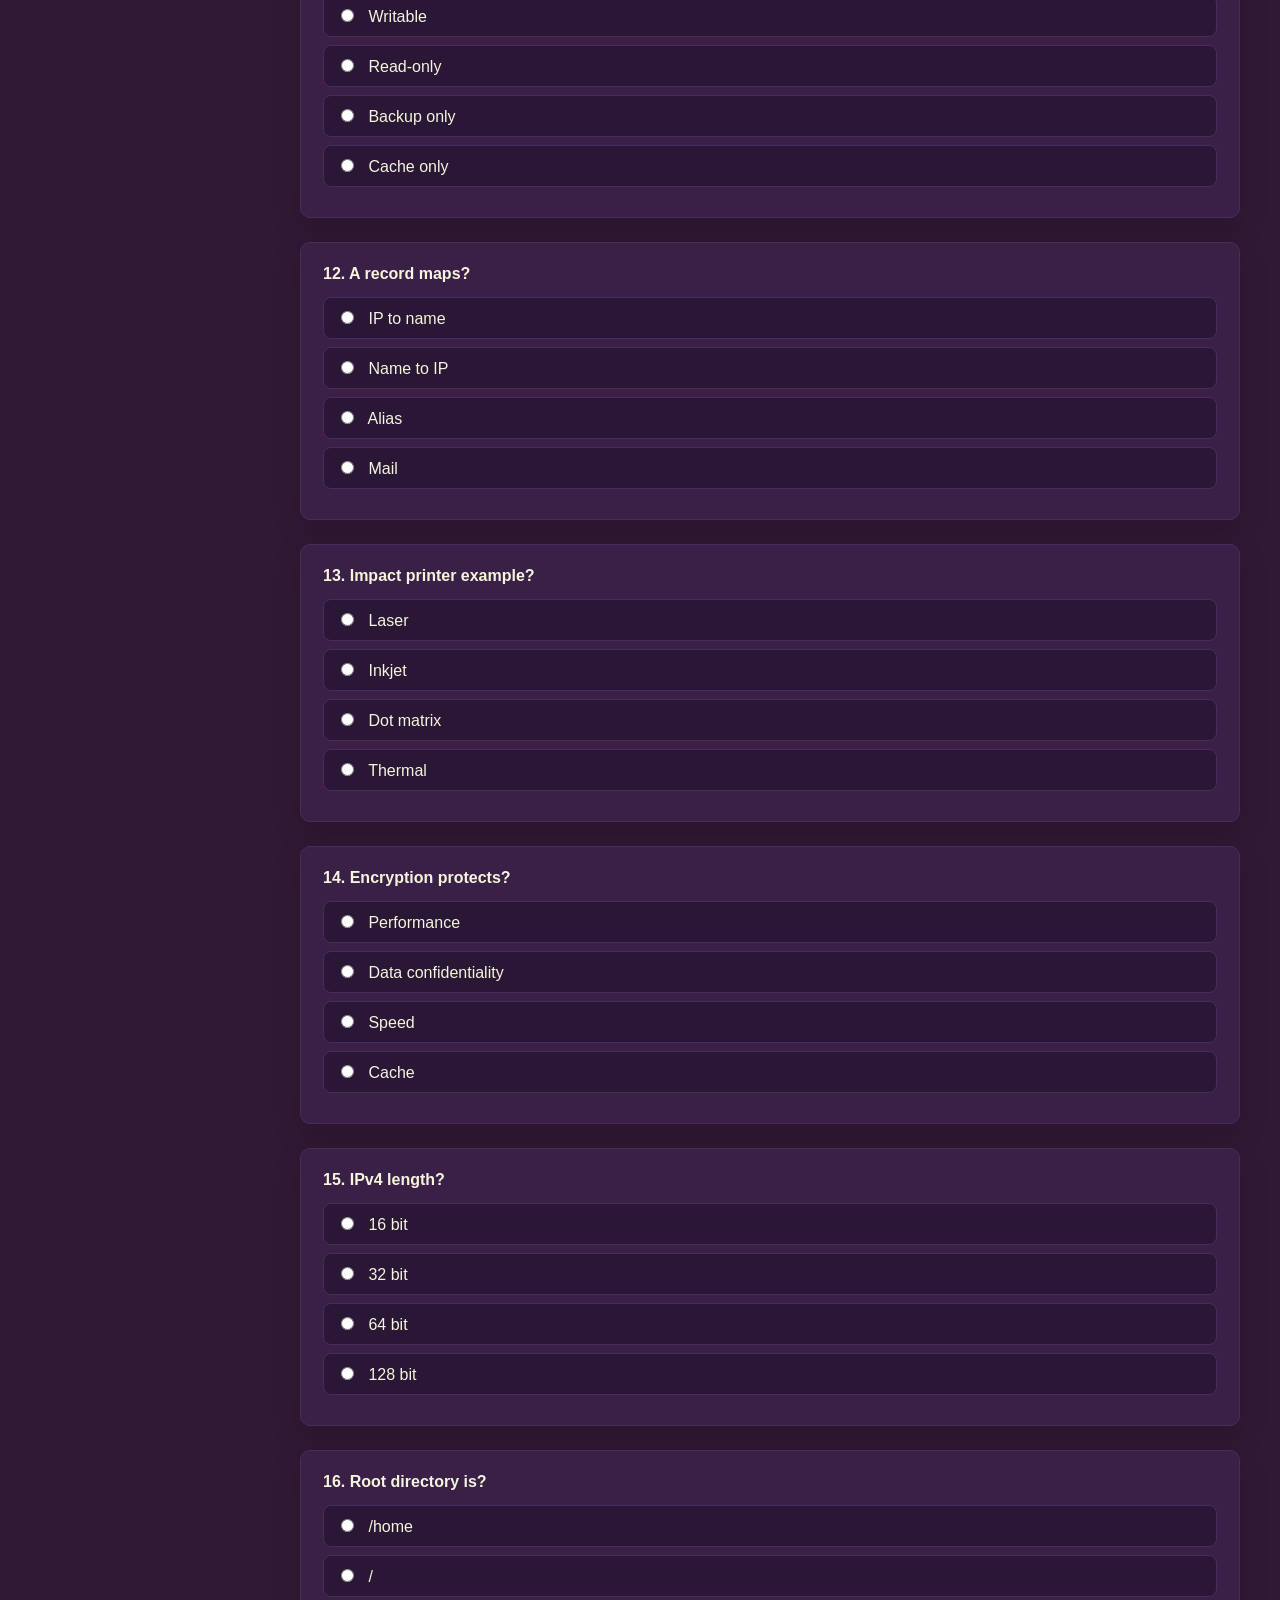
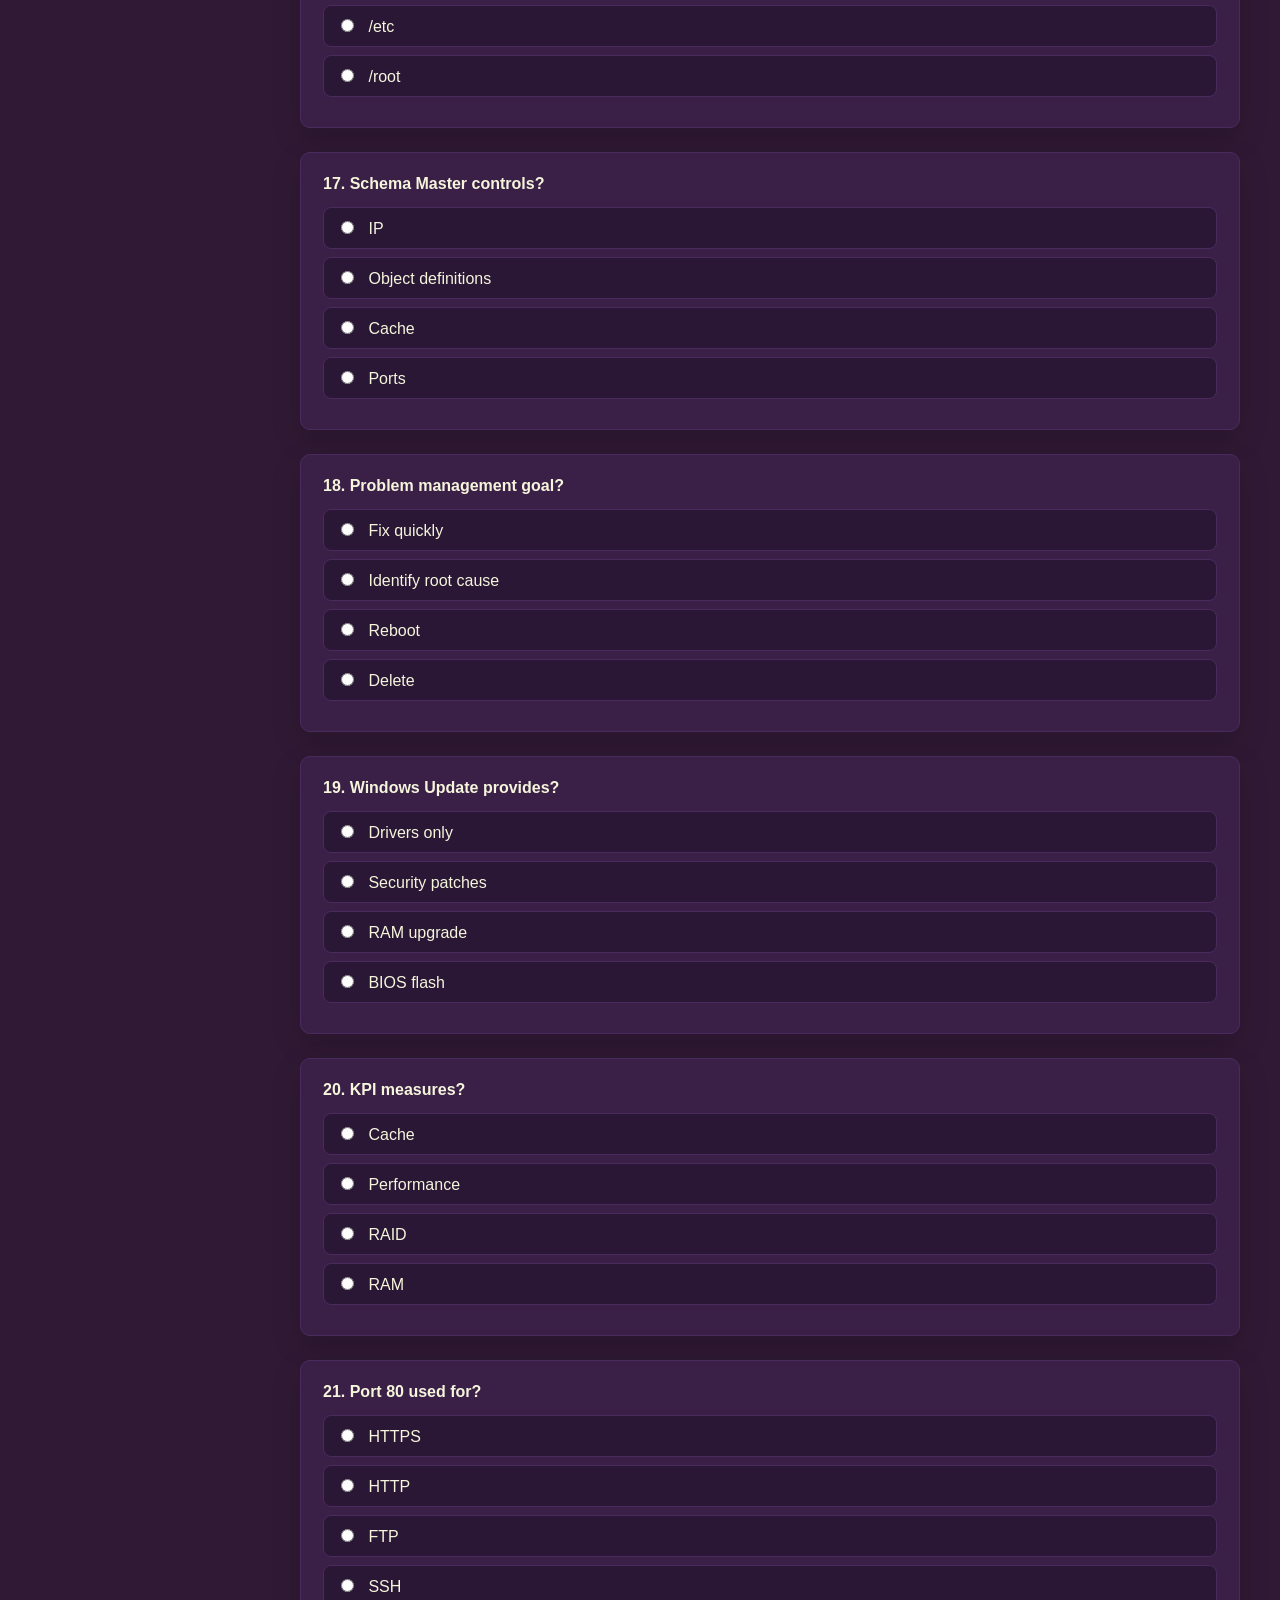
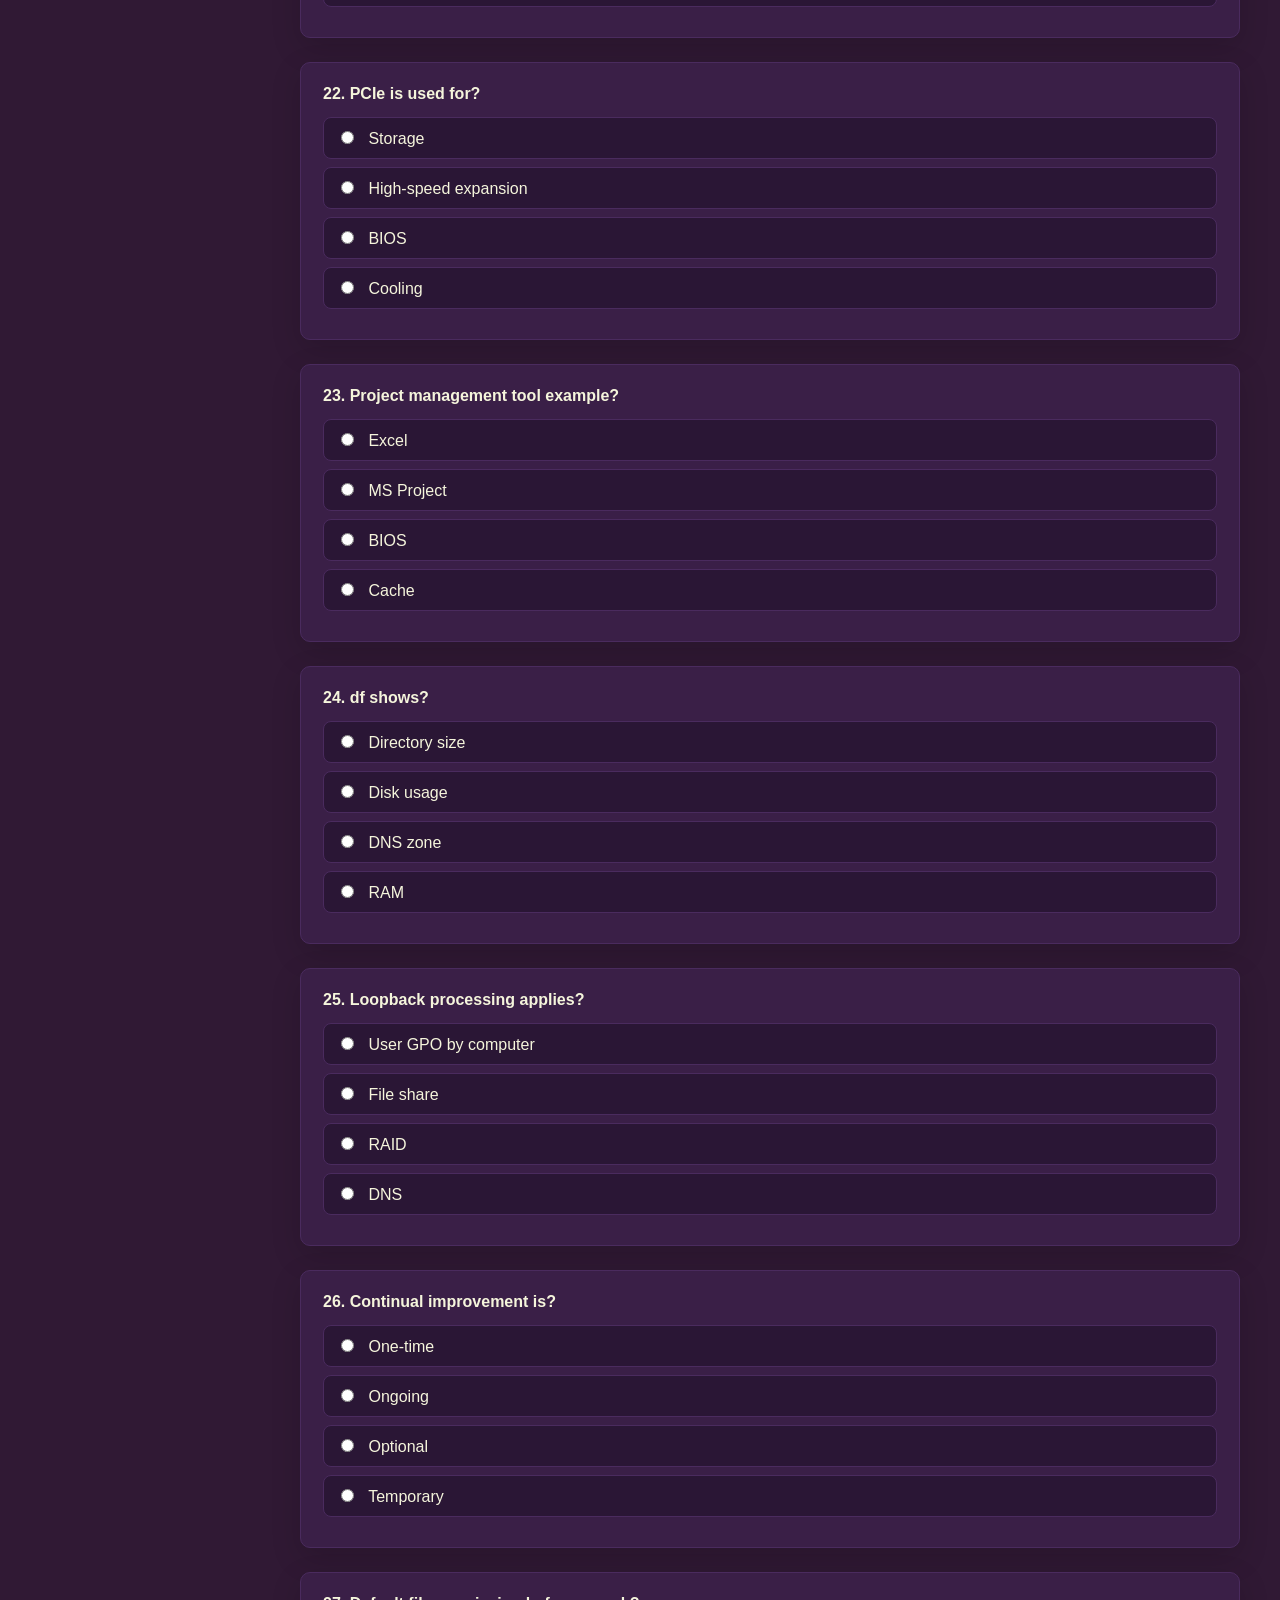
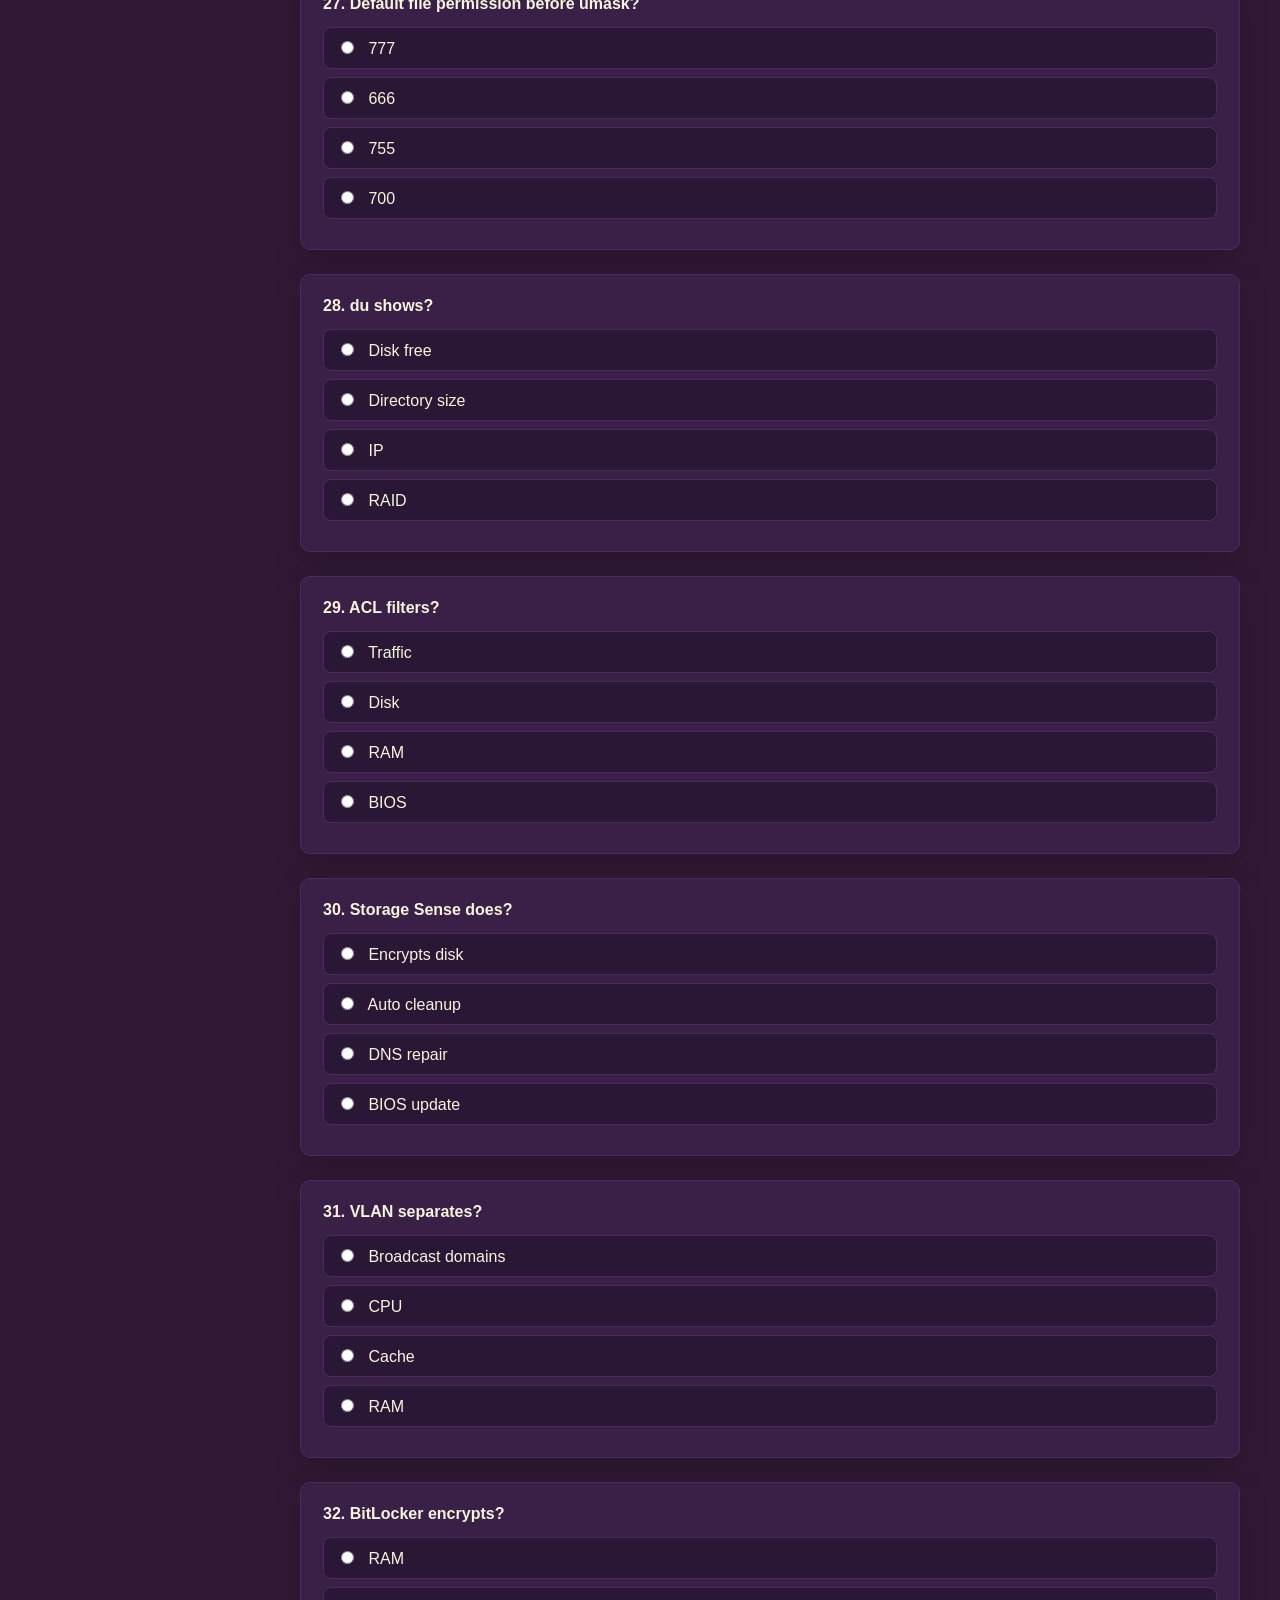
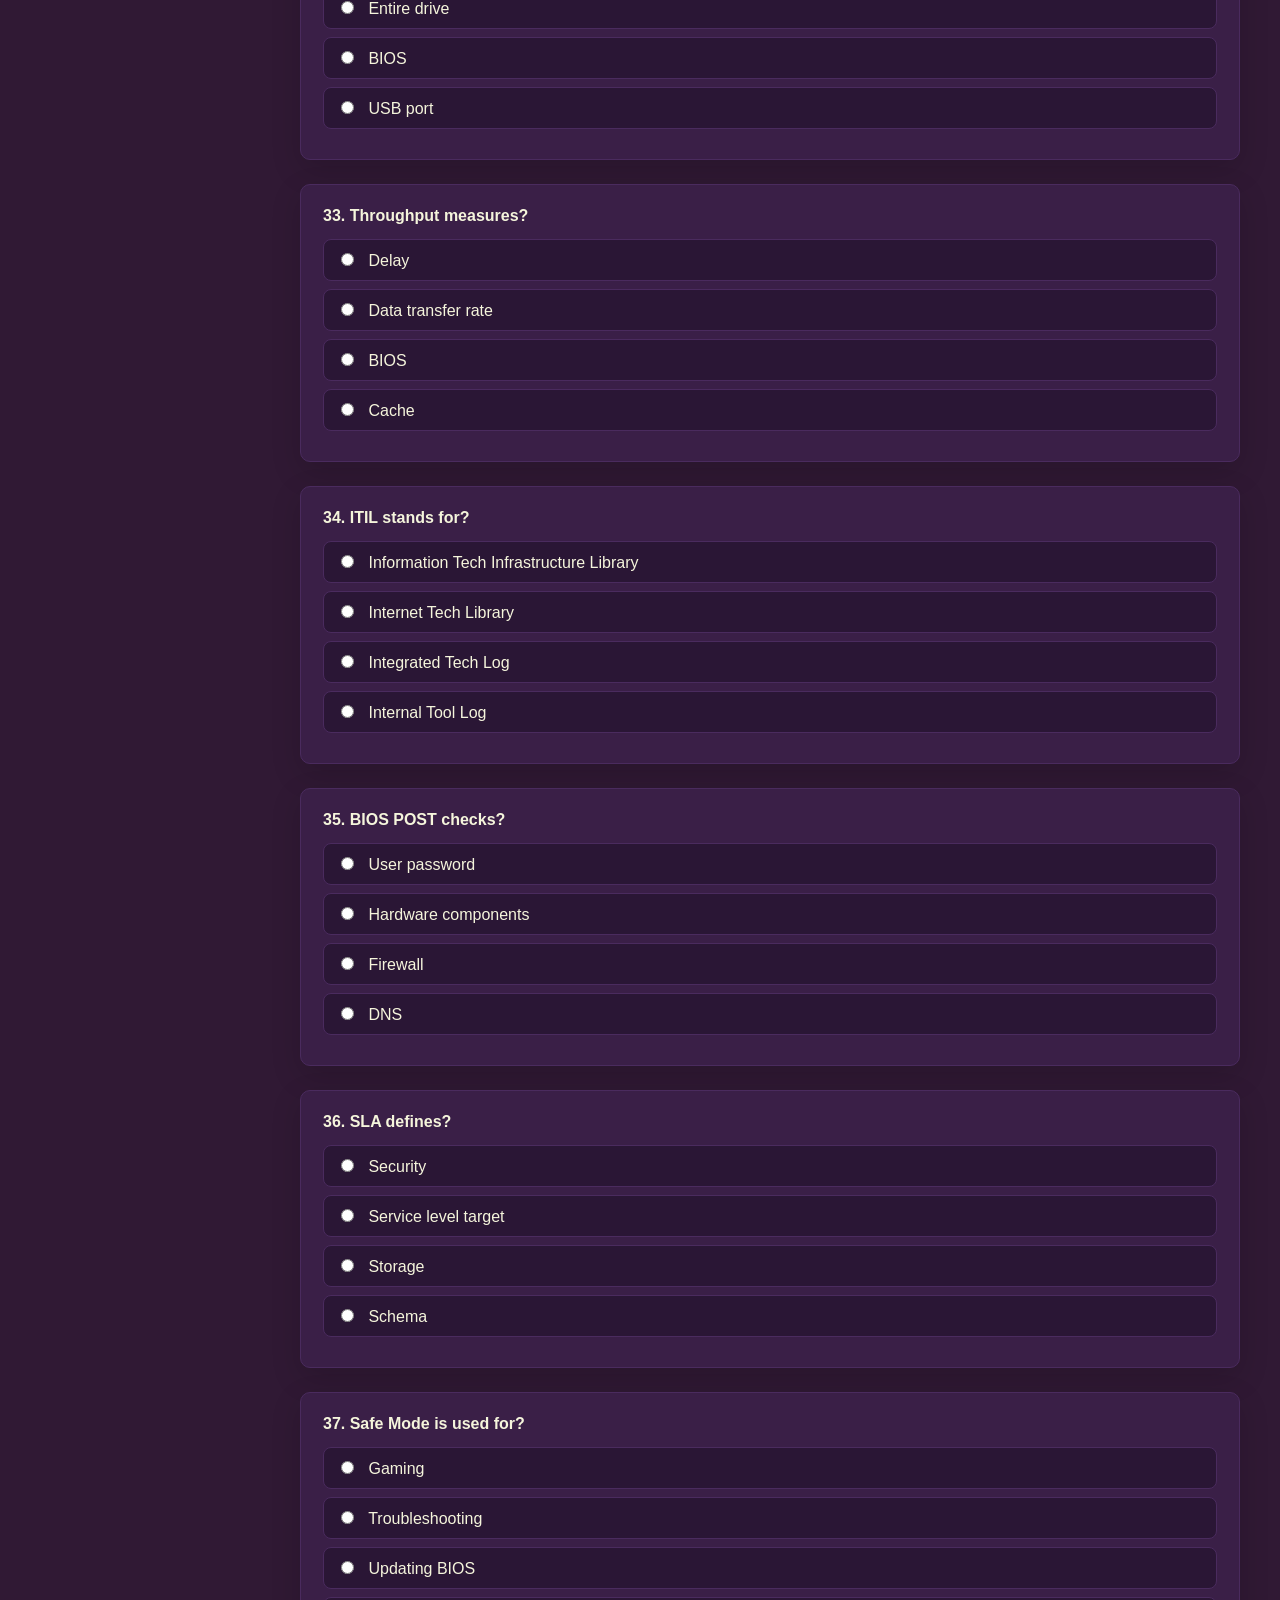
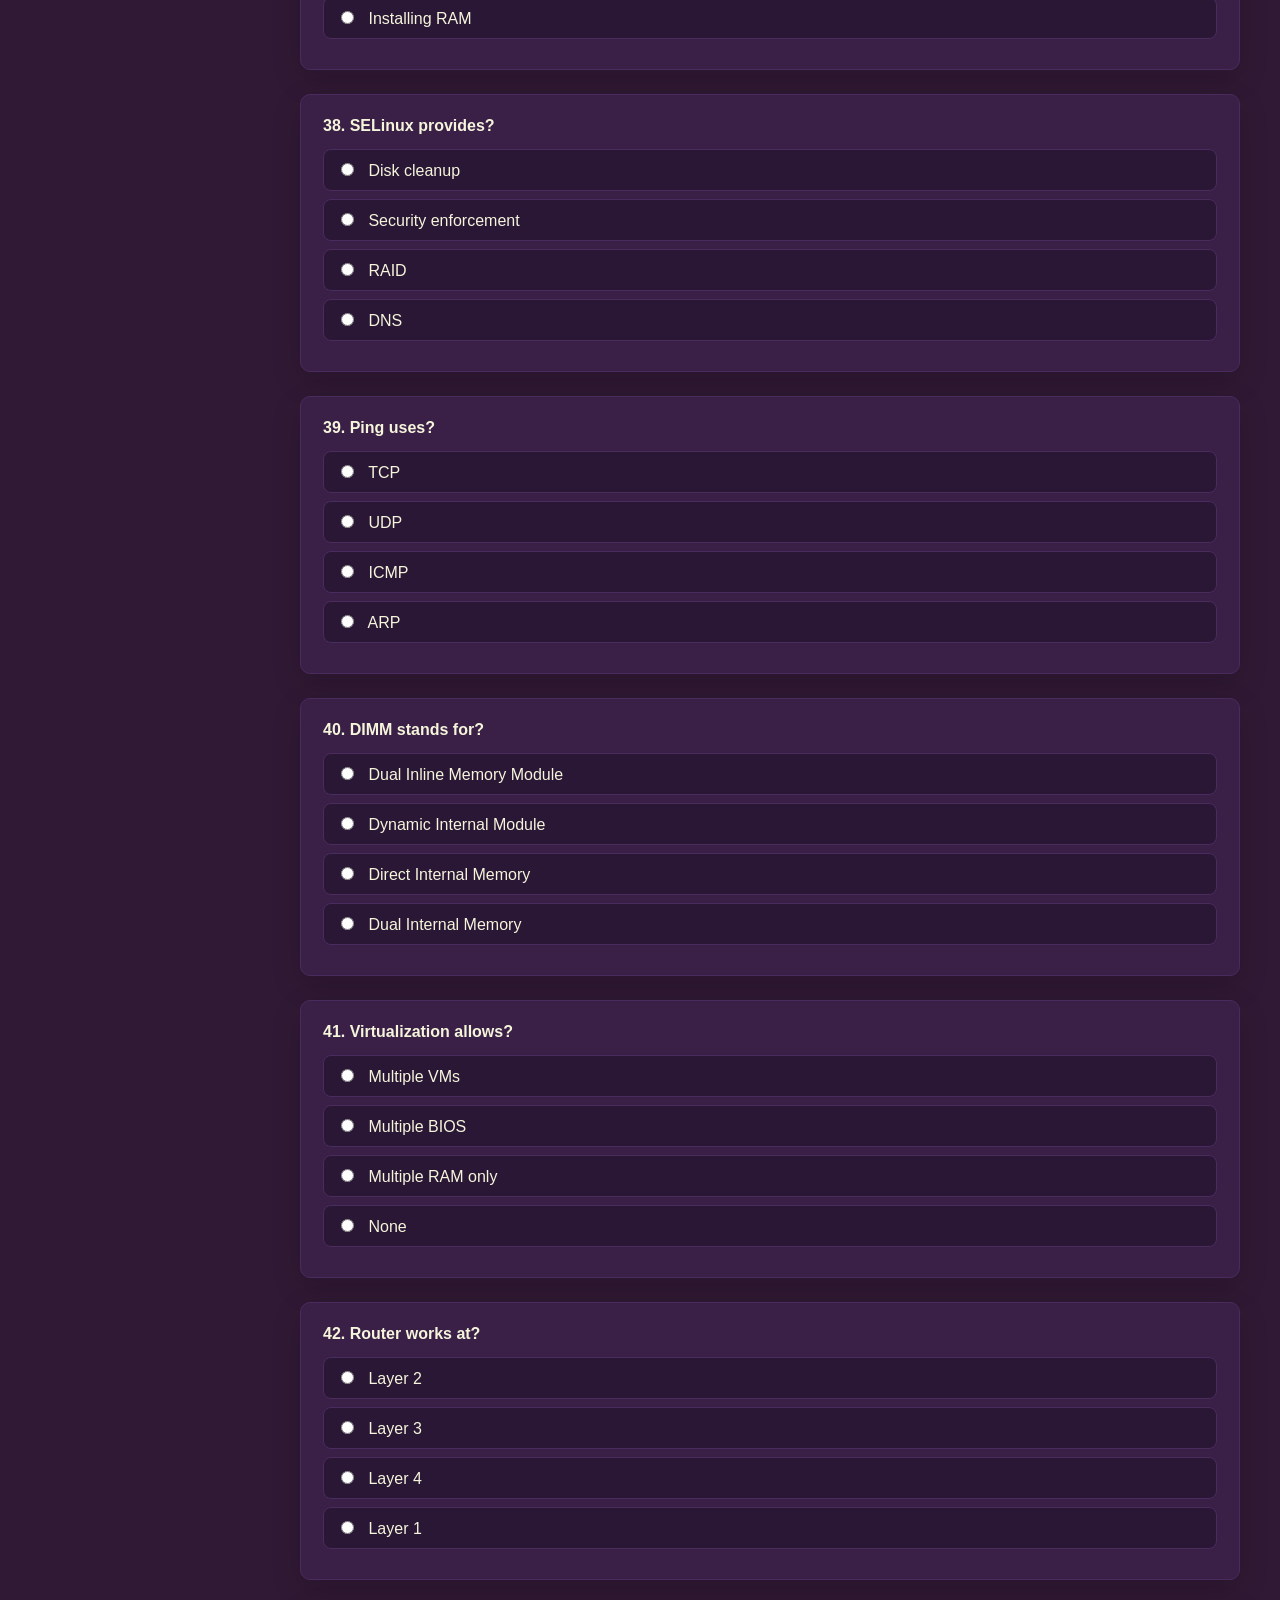
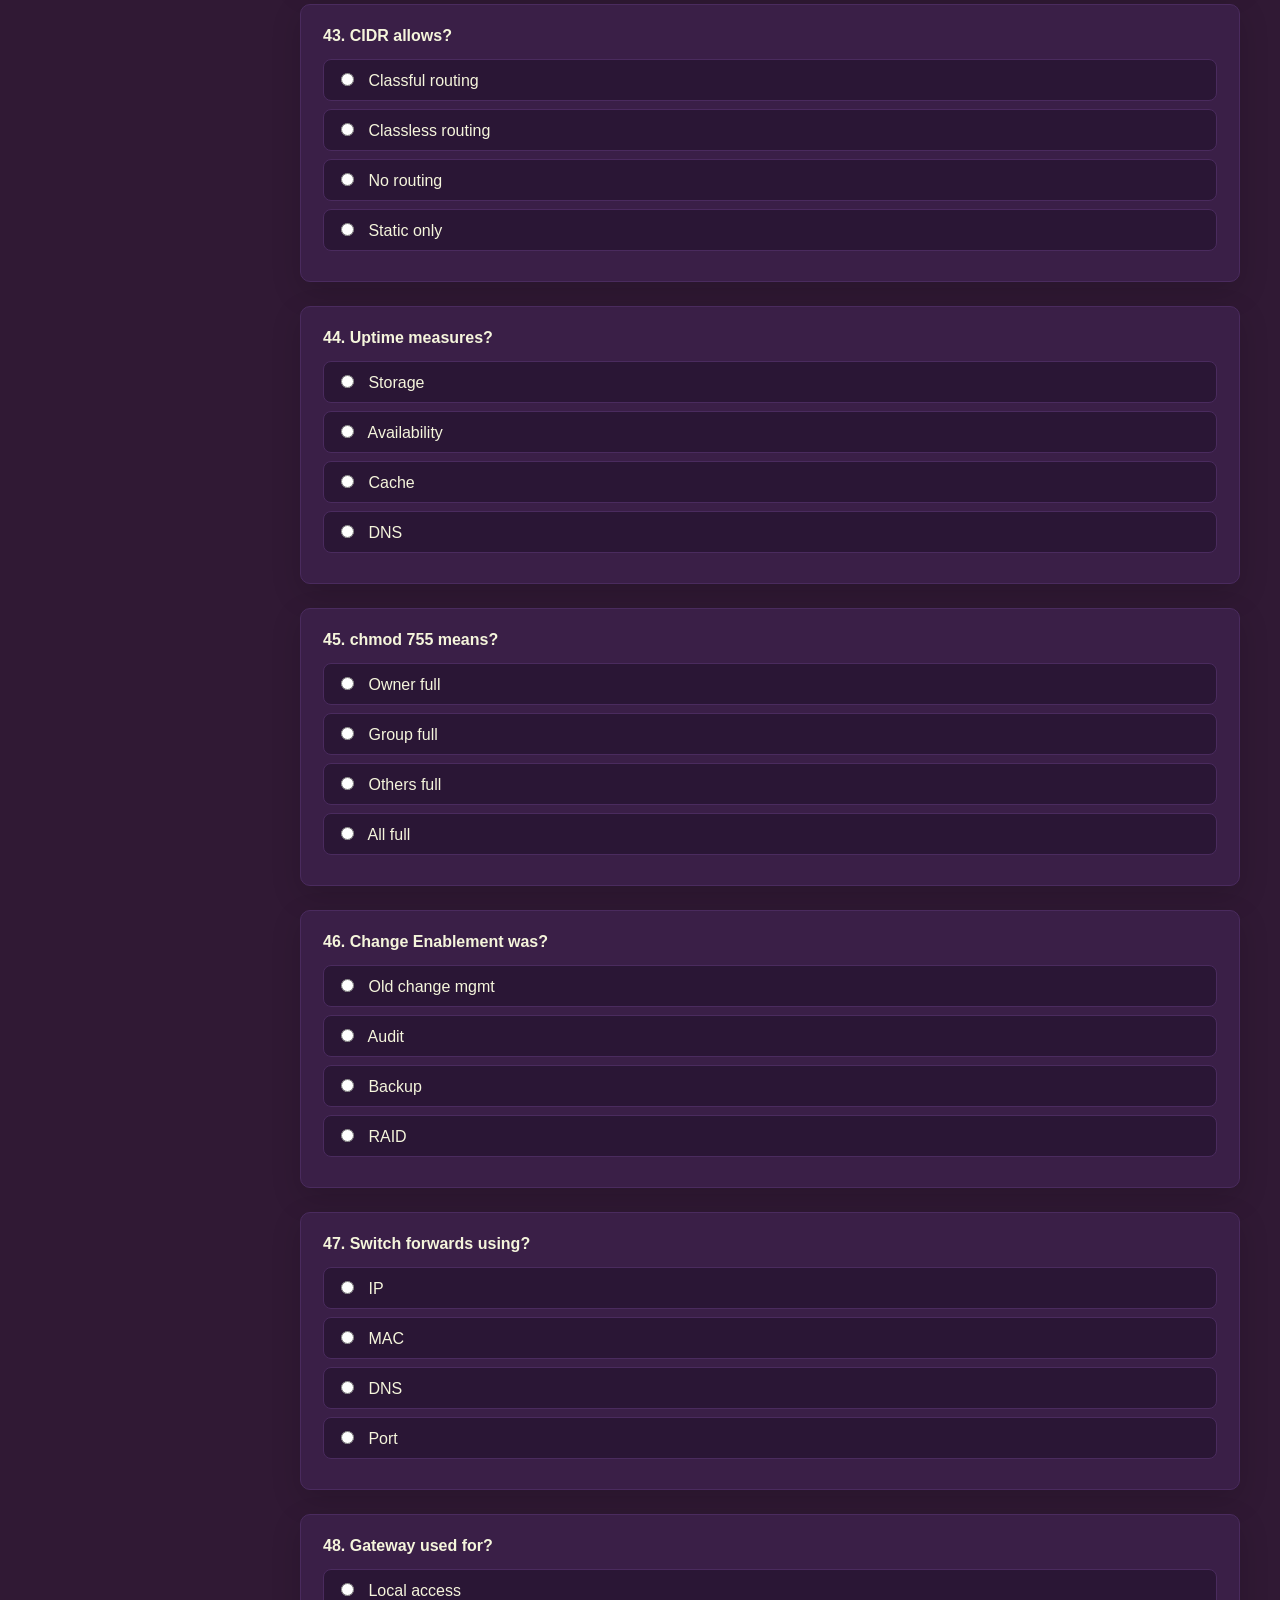
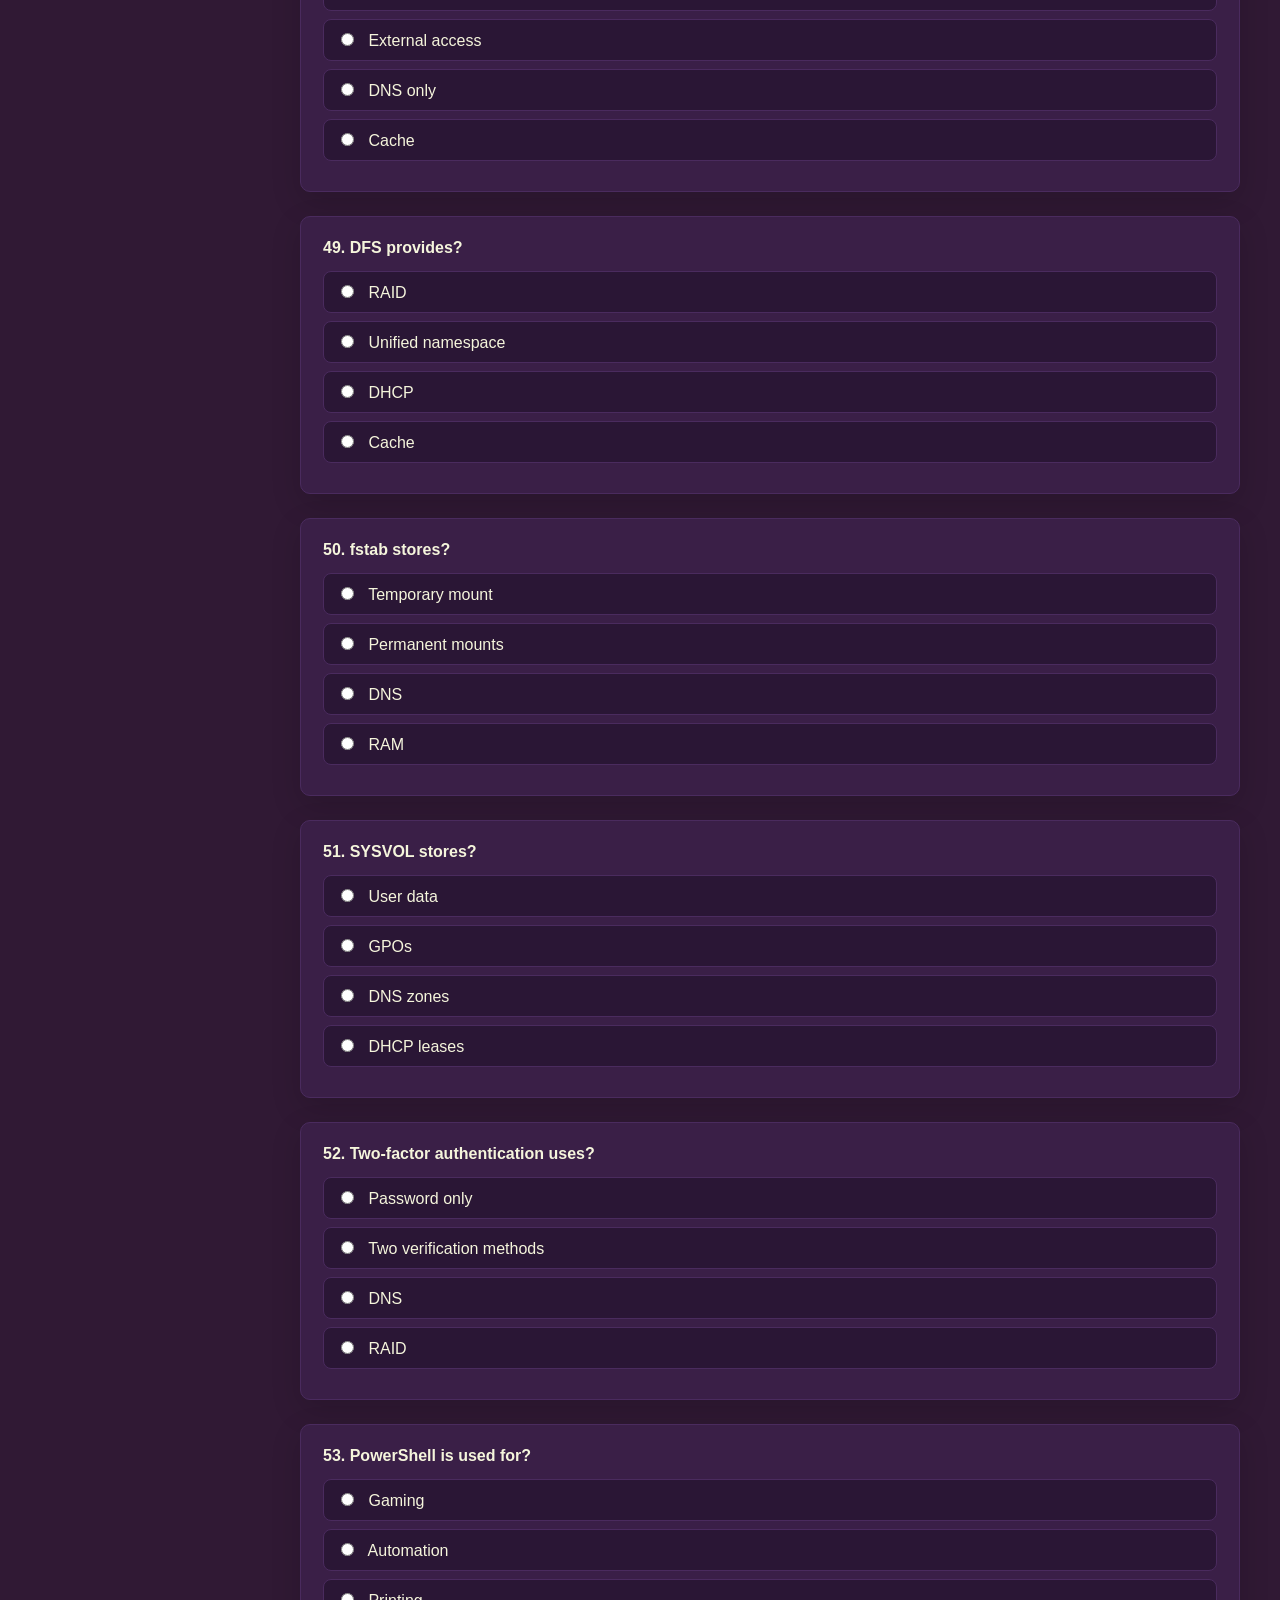
<file: praeasy.html>
<!DOCTYPE html>
<html lang="en">
<head>
<meta charset="UTF-8">
<title>PRA 1 – Easy Mock Test</title>

<link rel="stylesheet" href="css/variables.css">
<link rel="stylesheet" href="css/layout.css">
<link rel="stylesheet" href="css/components.css">
<link rel="stylesheet" href="css/theme.css">
</head>

<body data-theme="dark">

<header>
  <b>PRA 1 – Easy Mock Test</b>
  <div class="timer" id="timer">60:00</div>
</header>

<main>
  <aside>
    <h3>Questions</h3>
    <div class="grid" id="nav"></div>
  </aside>

  <section>
    <div class="progress"><div id="progressBar"></div></div>
    <div id="result" class="result"></div>
    <form id="quizForm"></form>
  </section>
</main>

<script type="module">
import { questions } from './questions/praeasy.js';
import { startApp } from './js/app.js';

startApp(questions);
</script>

</body>
</html>
</file>
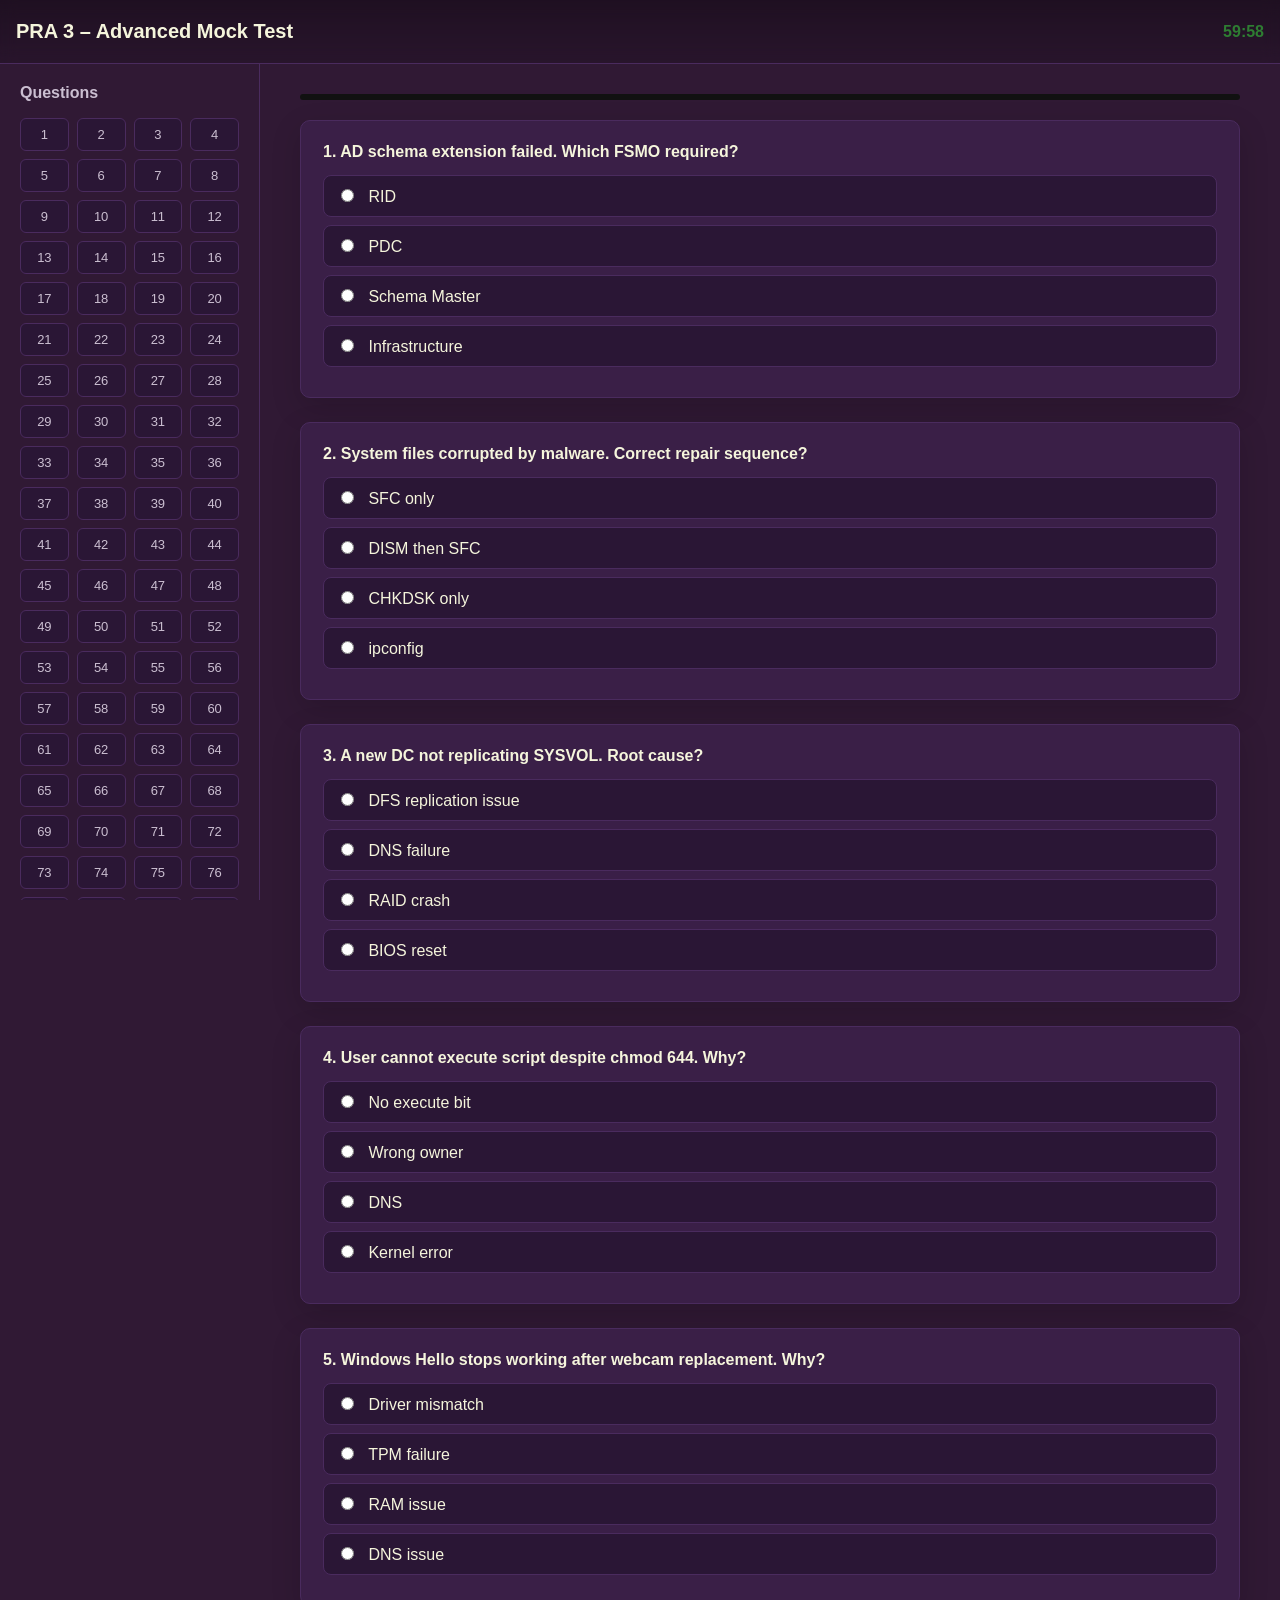
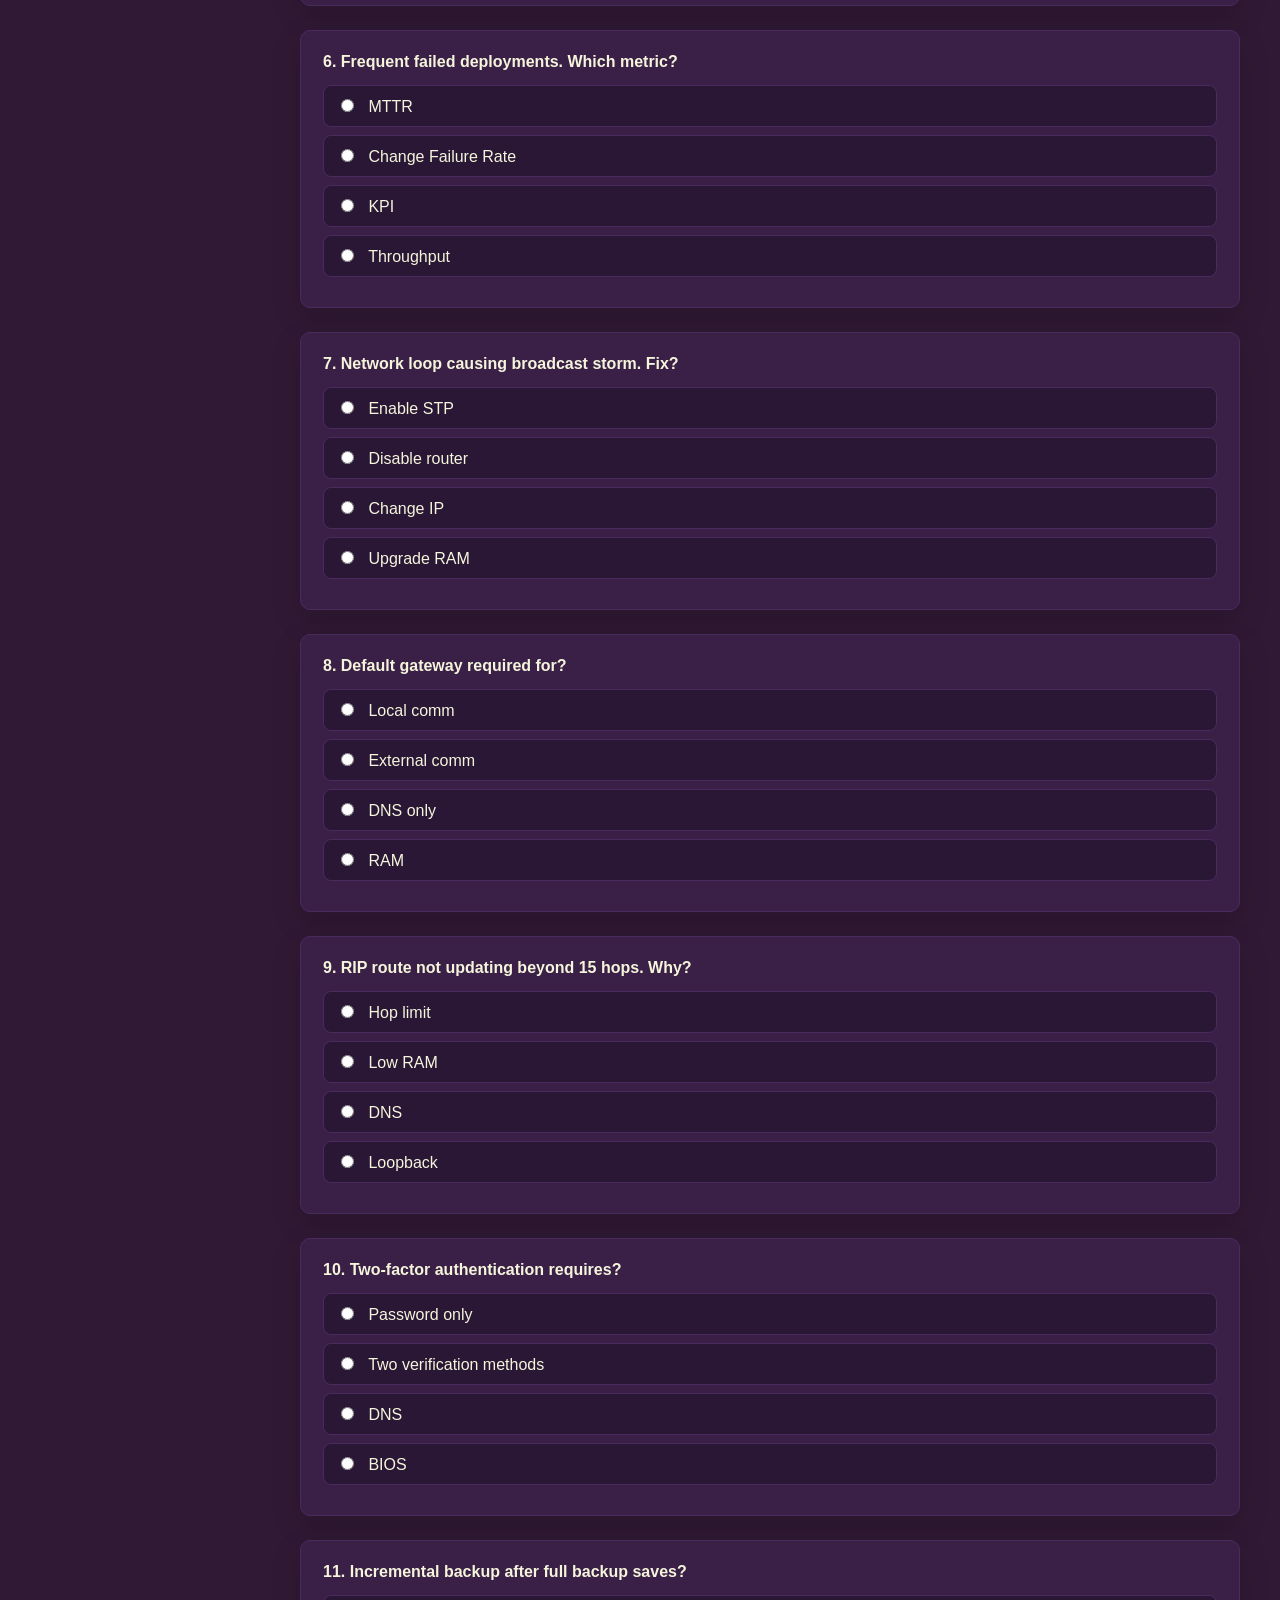
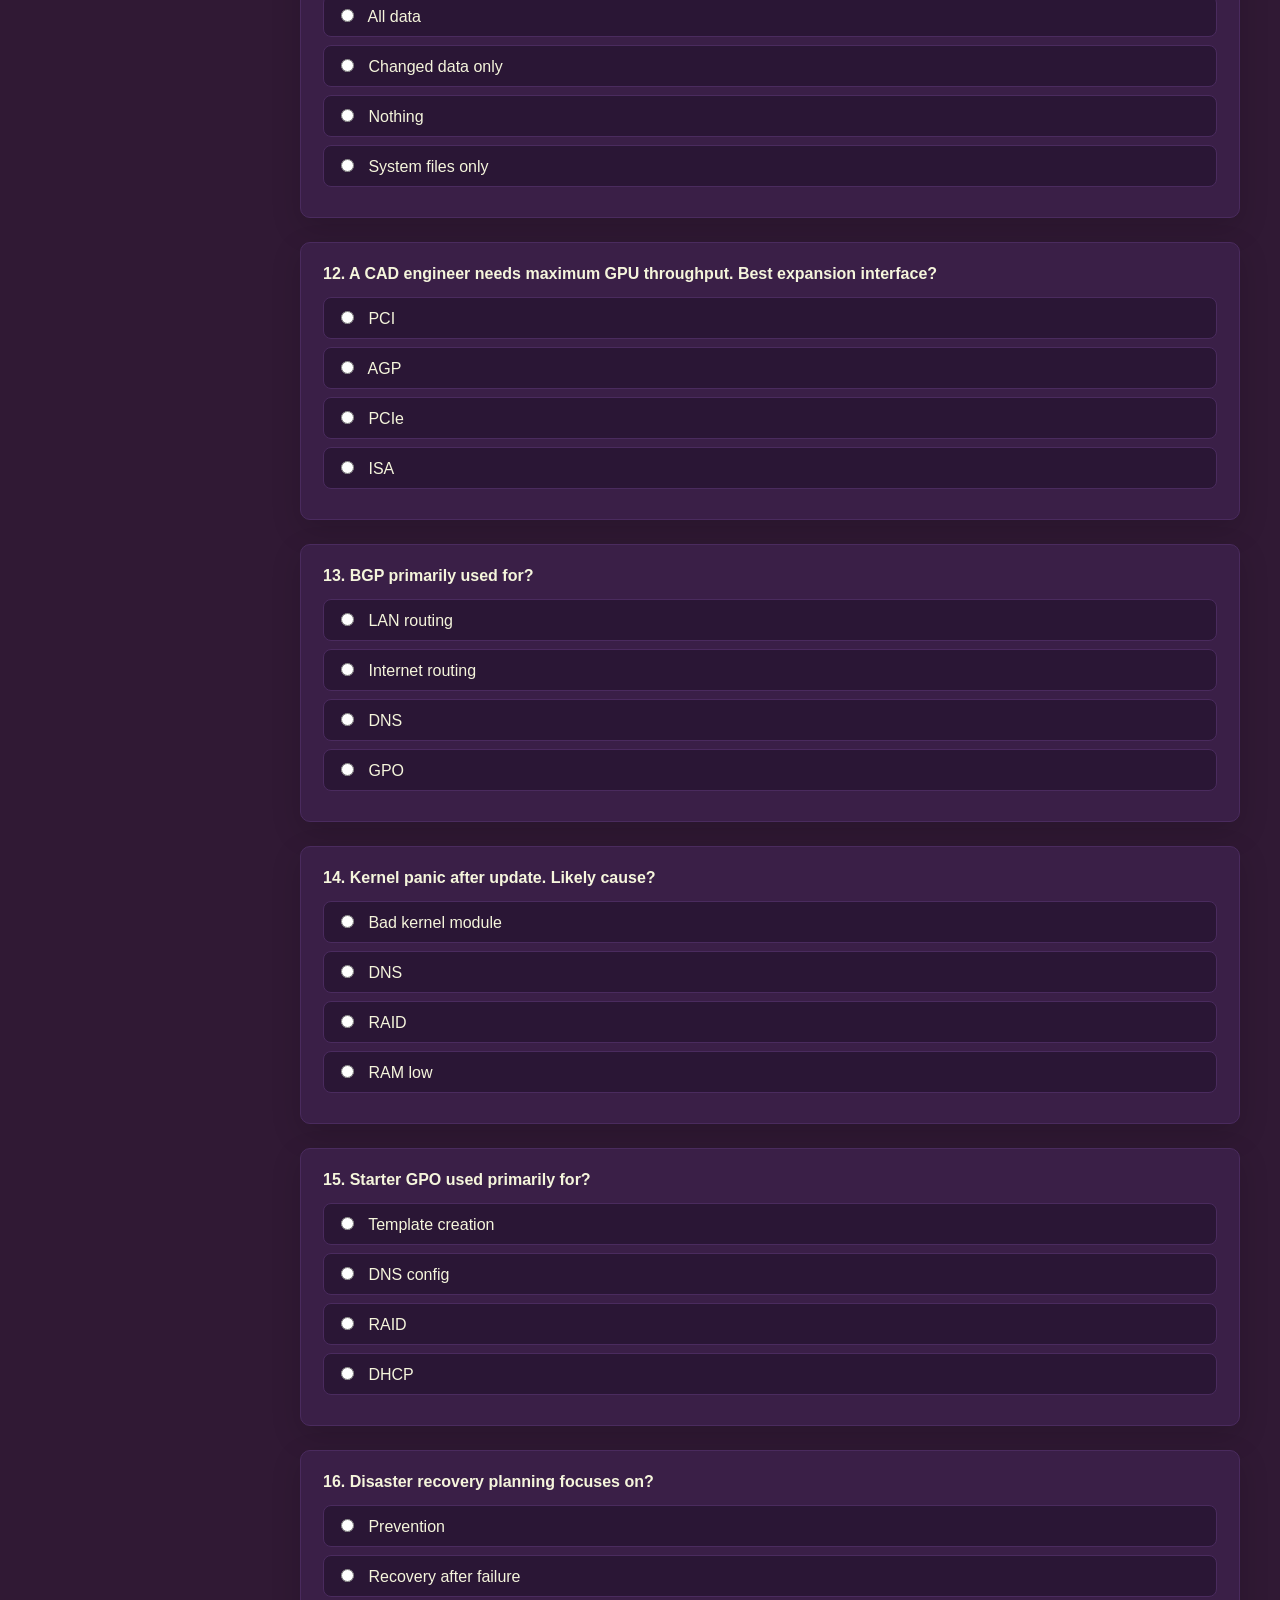
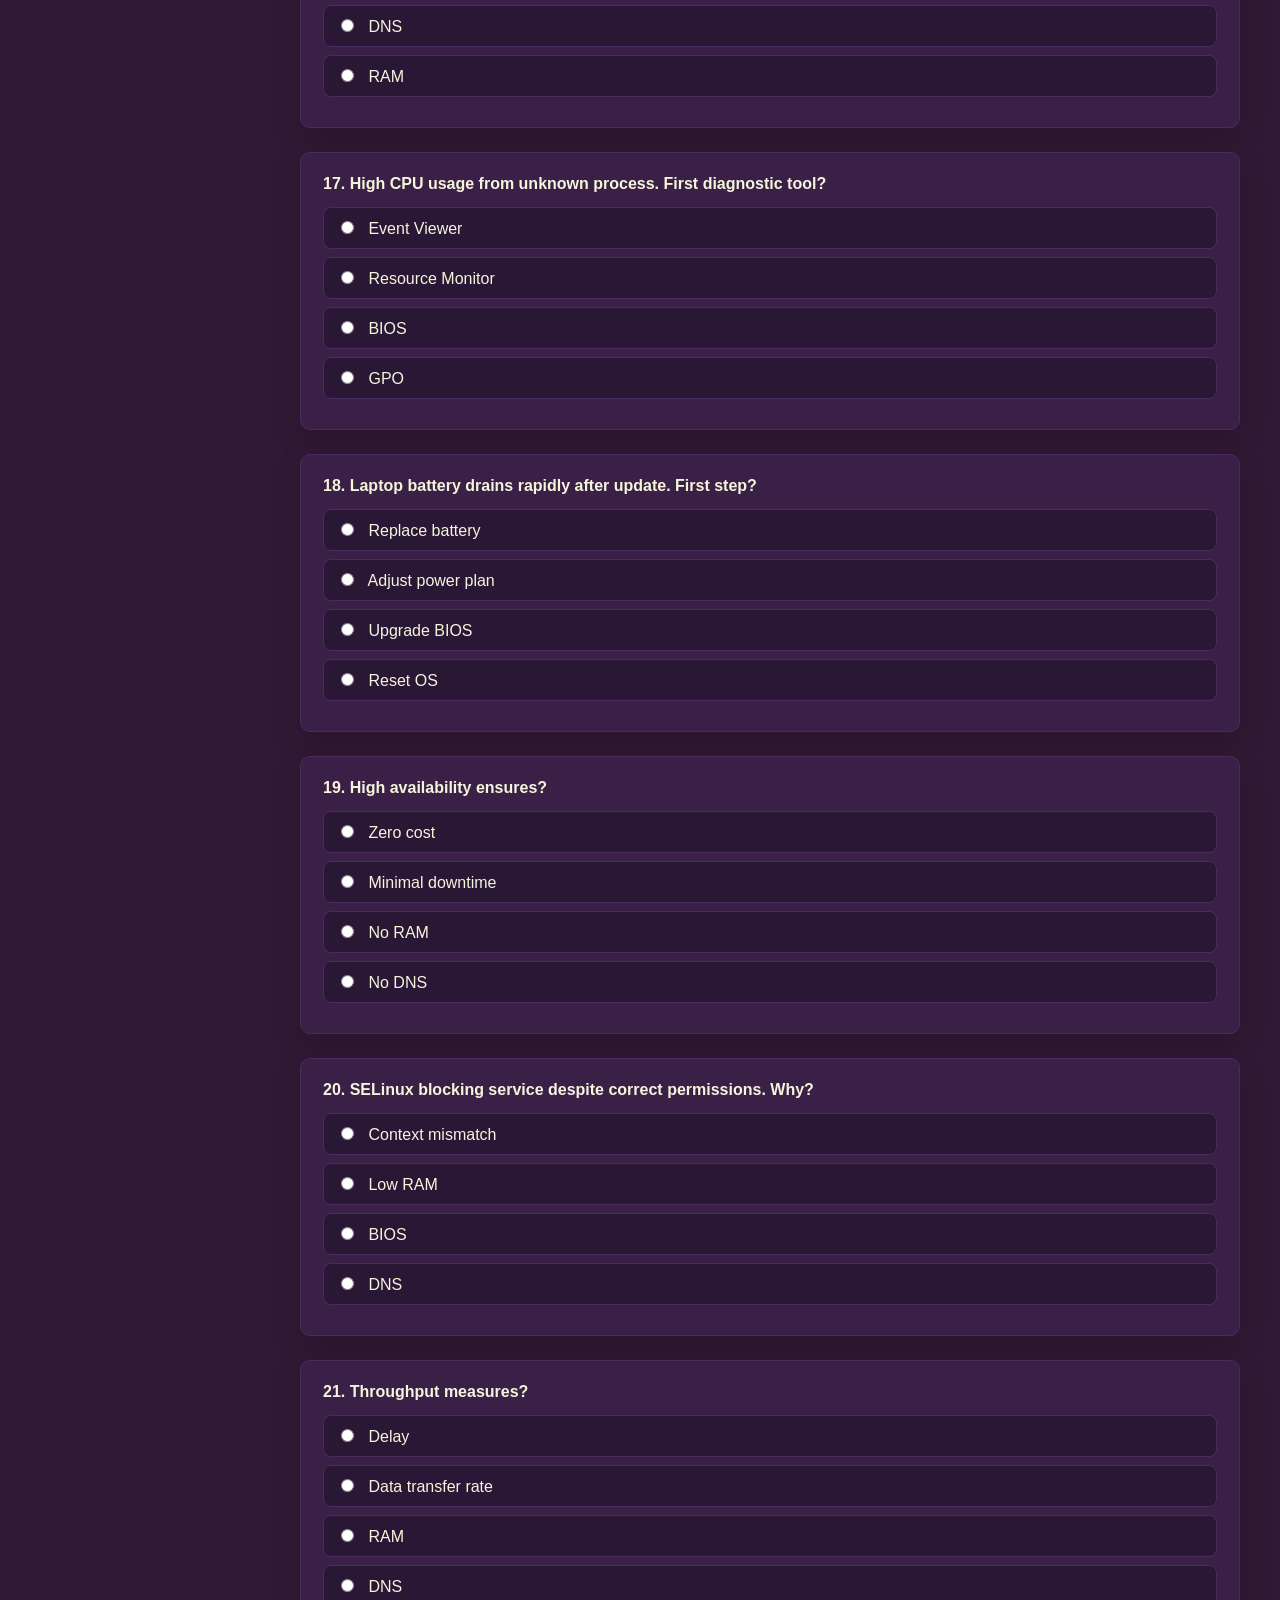
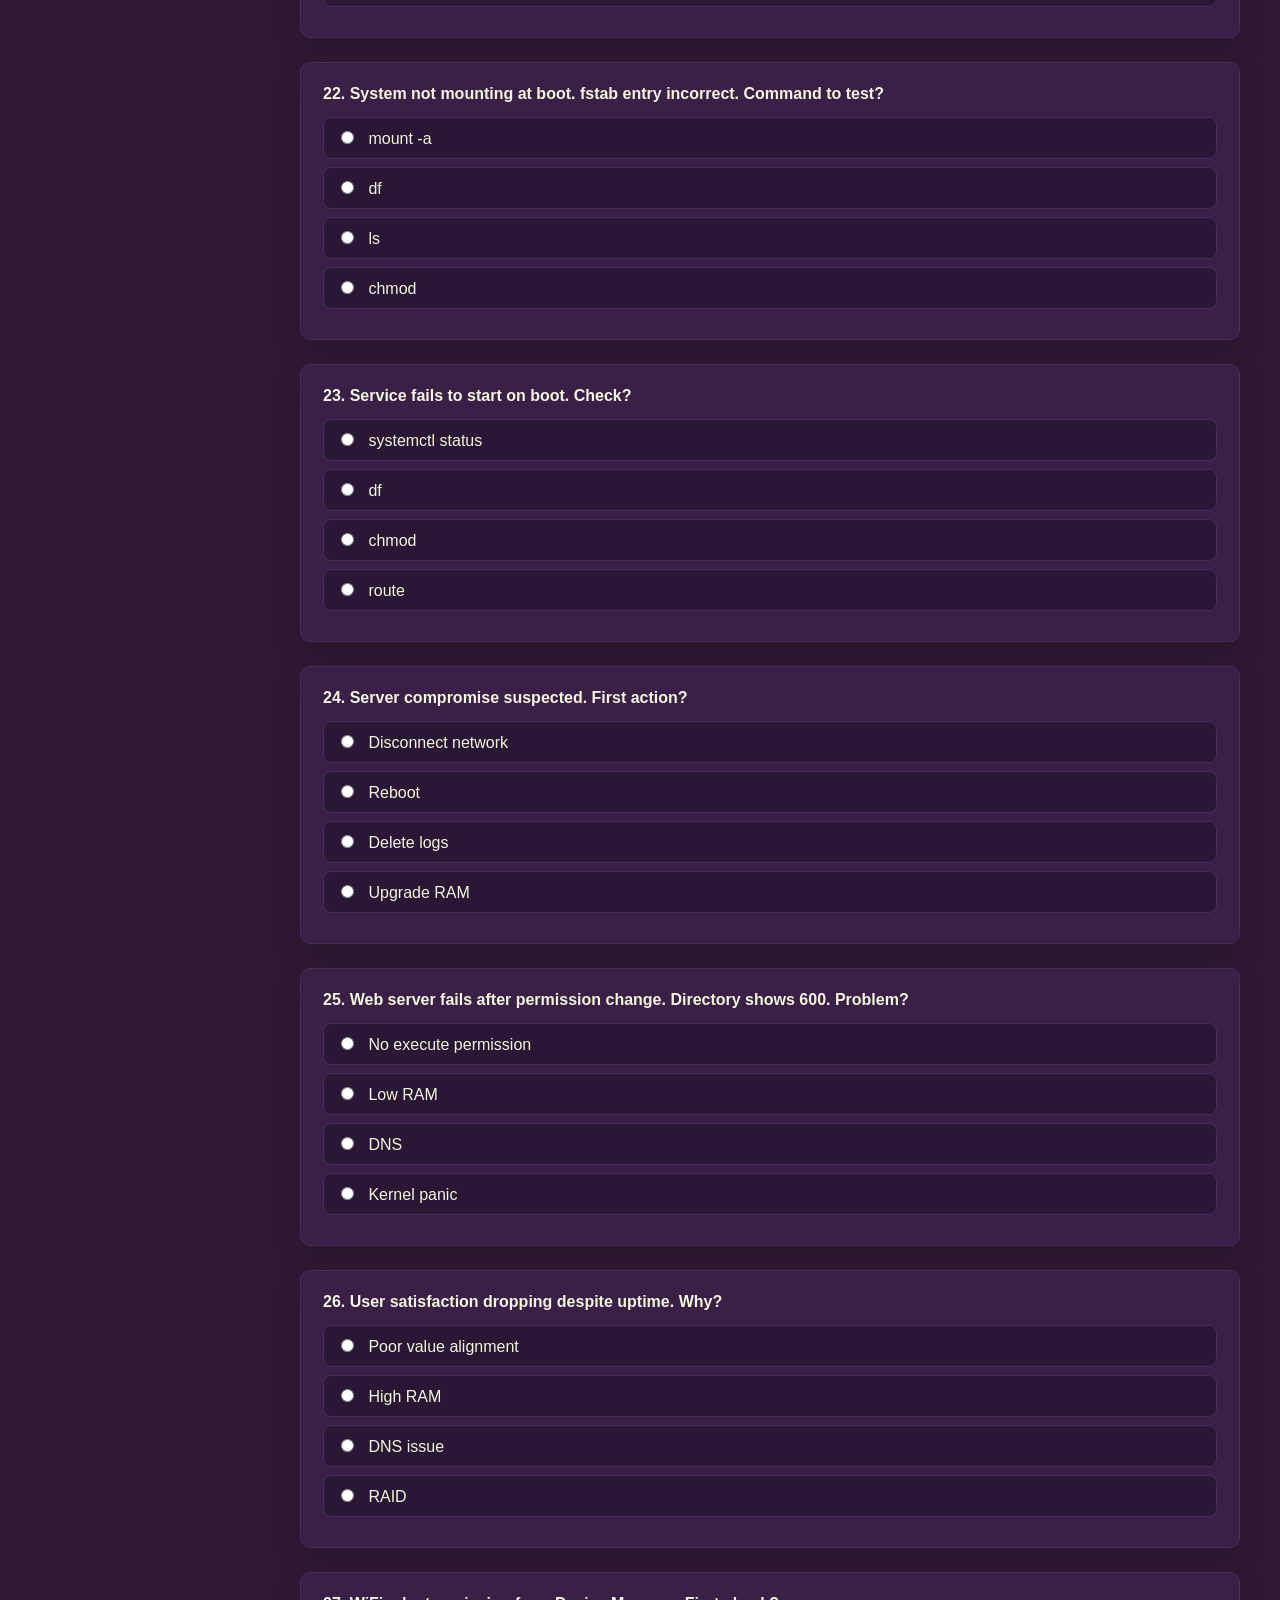
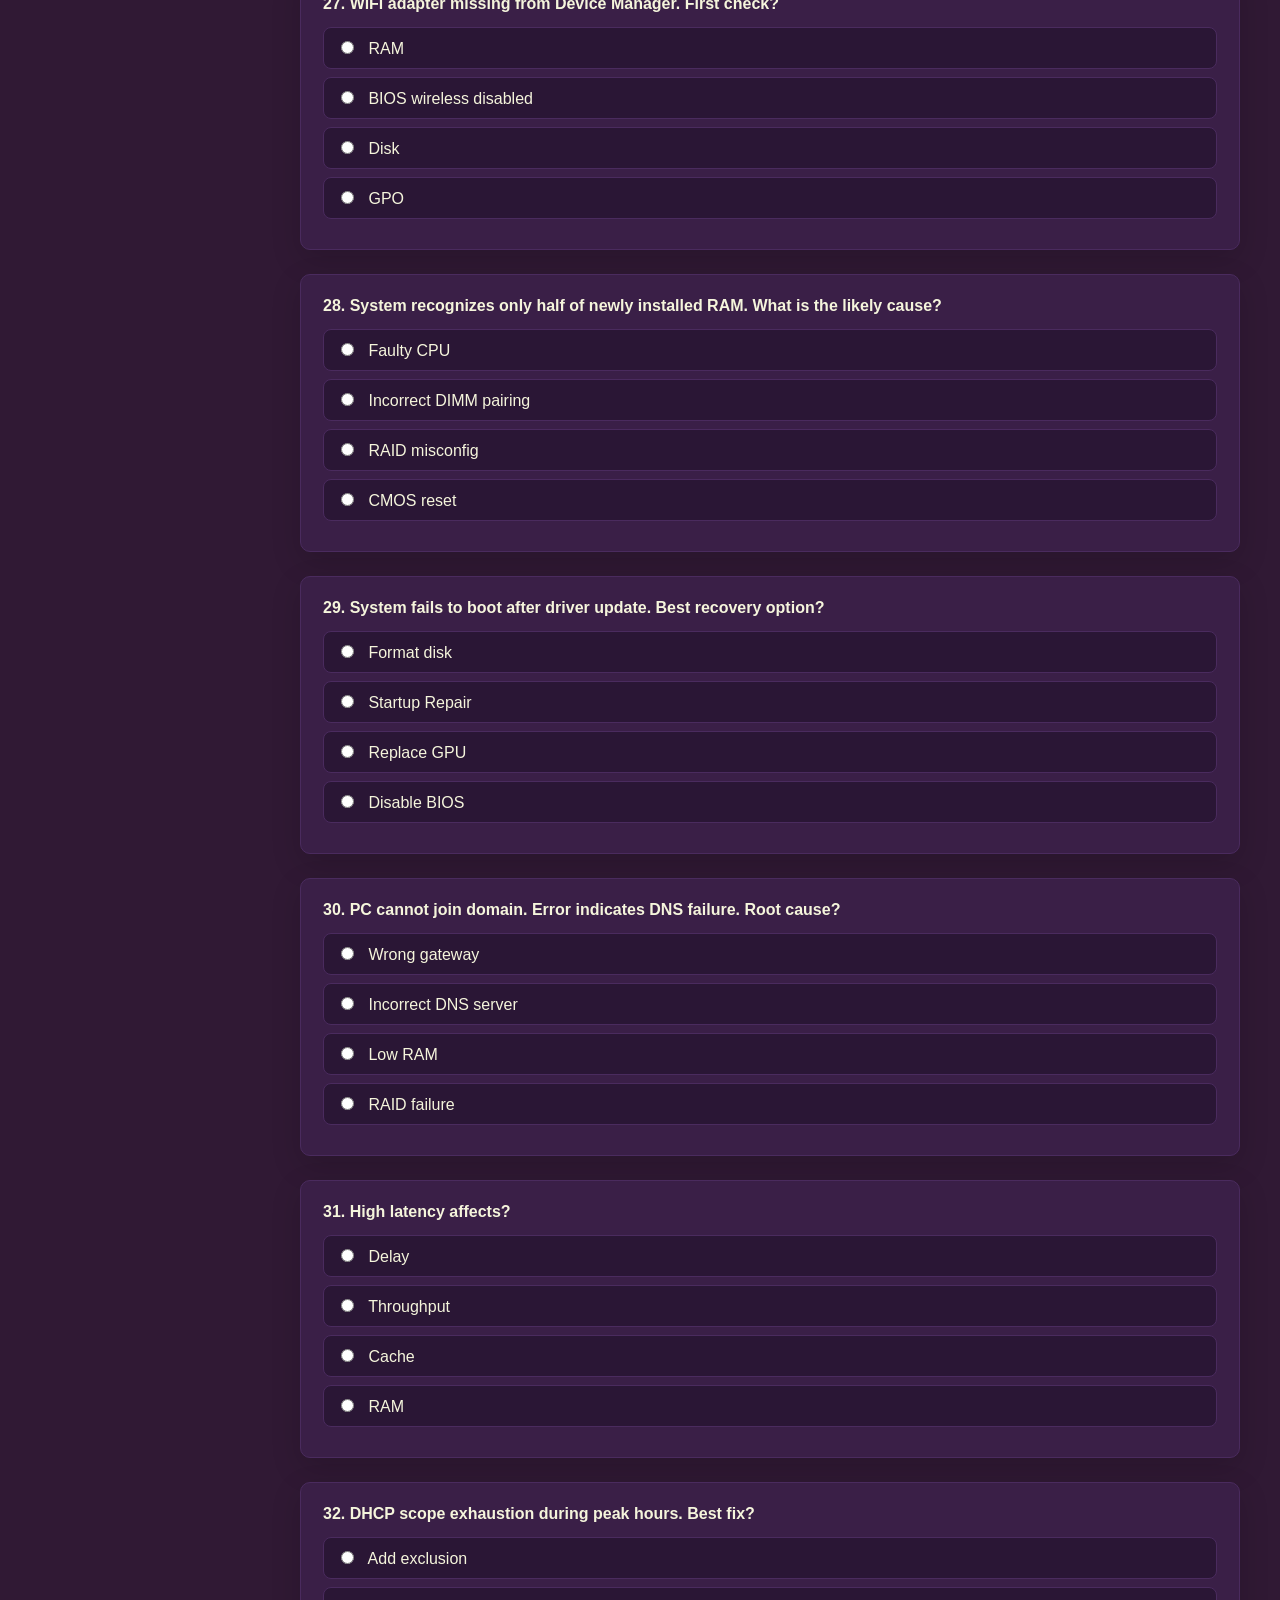
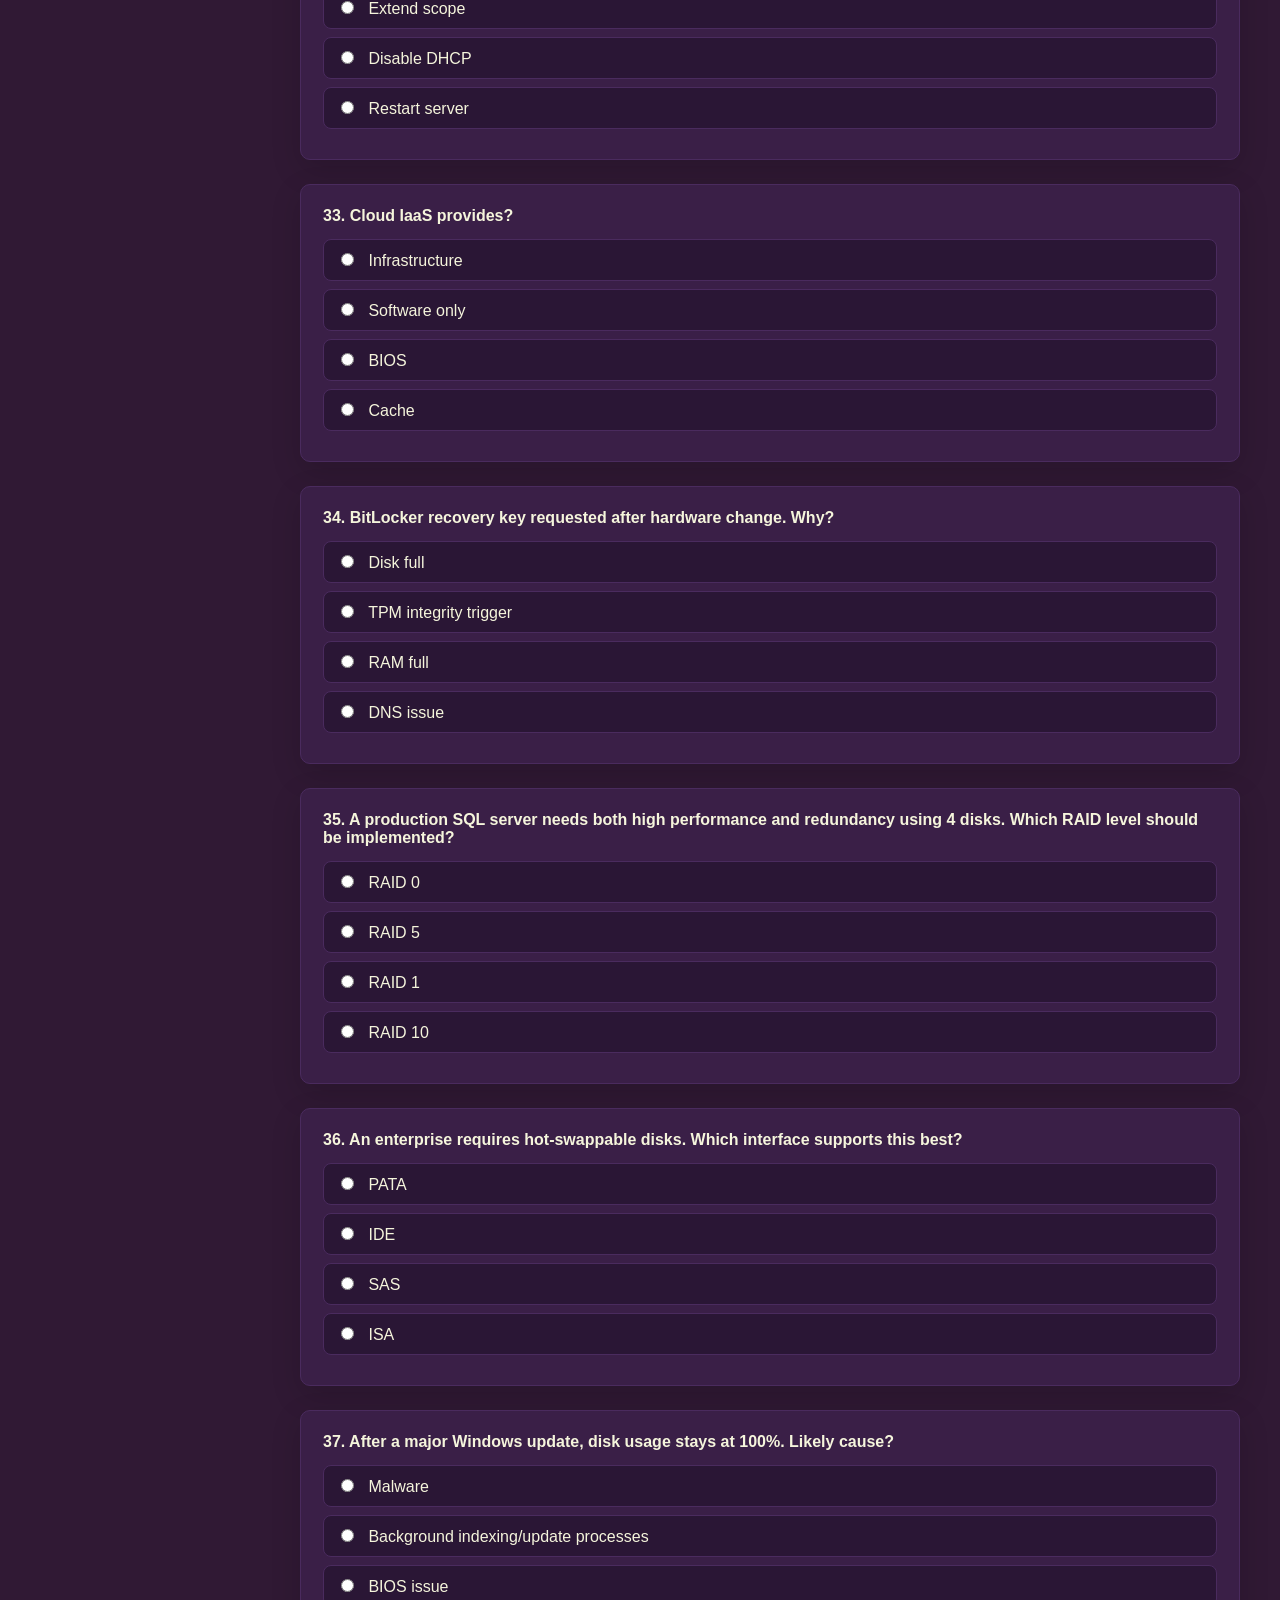
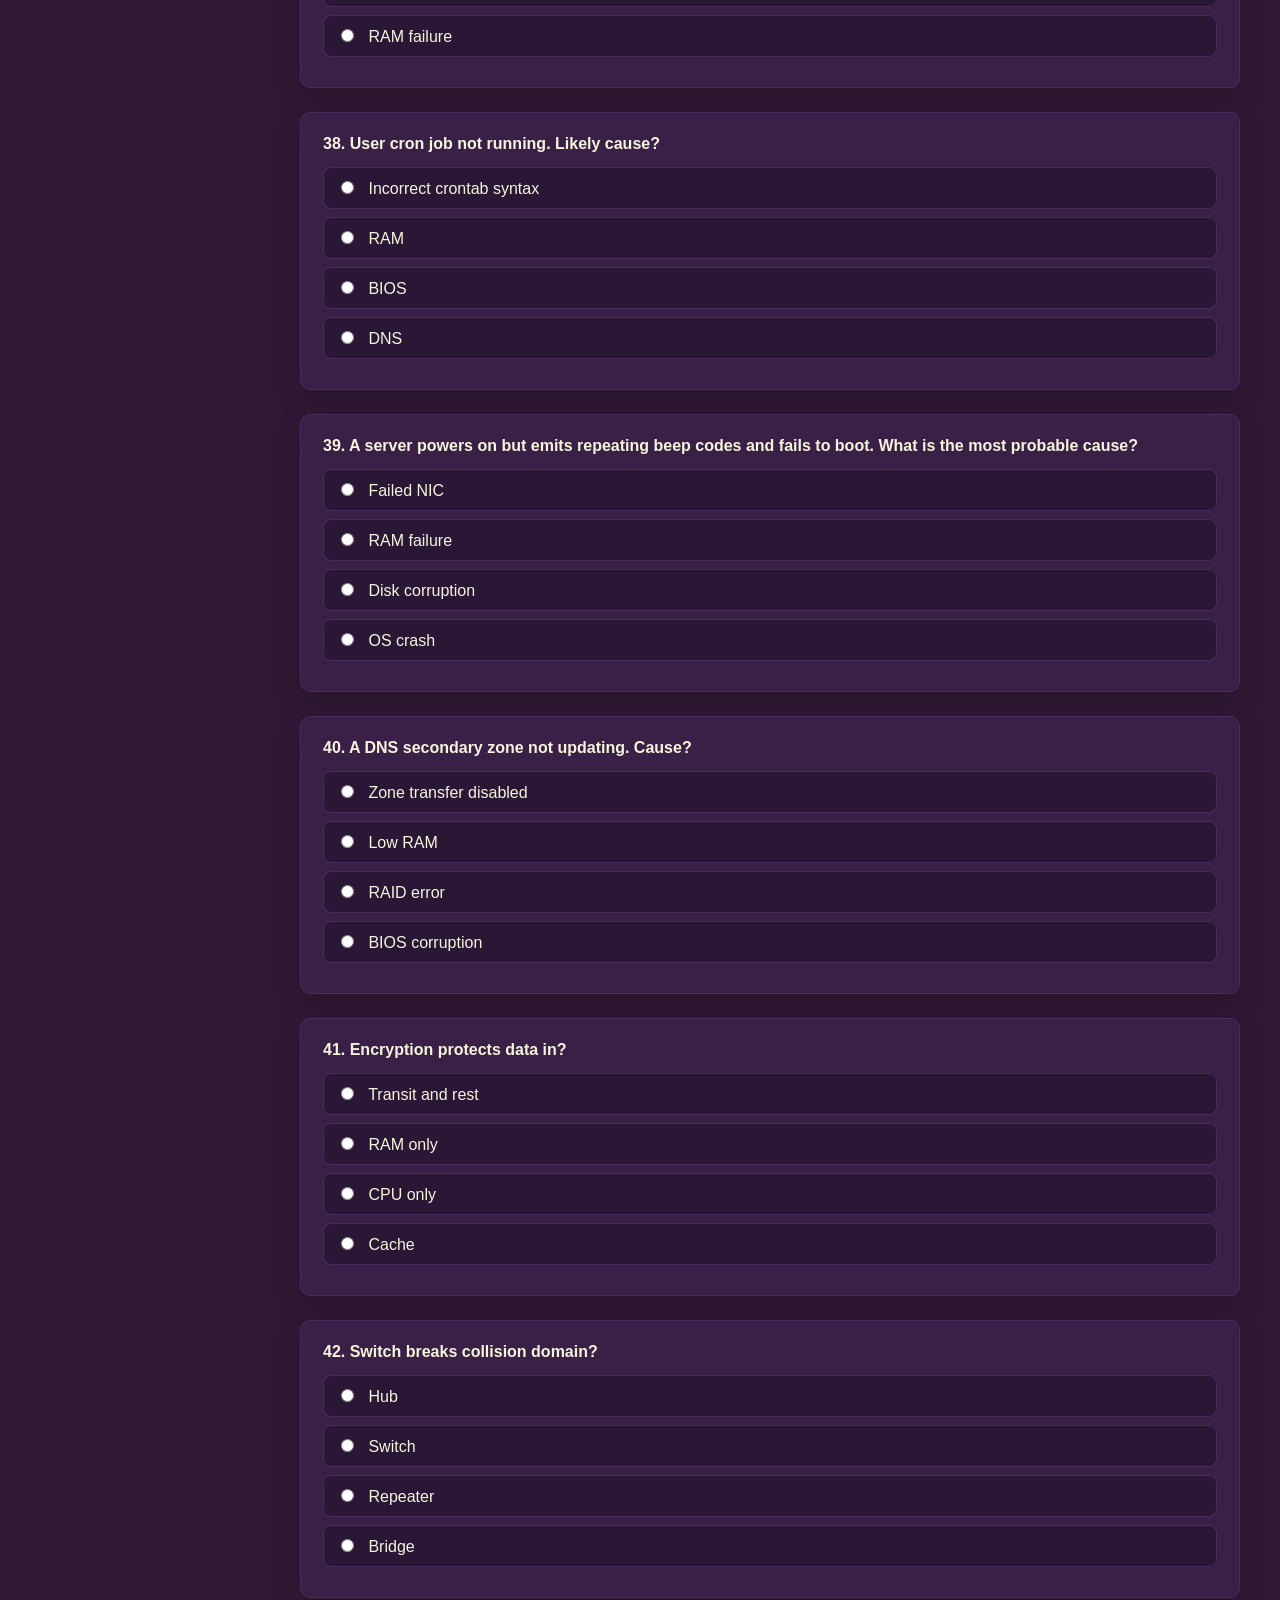
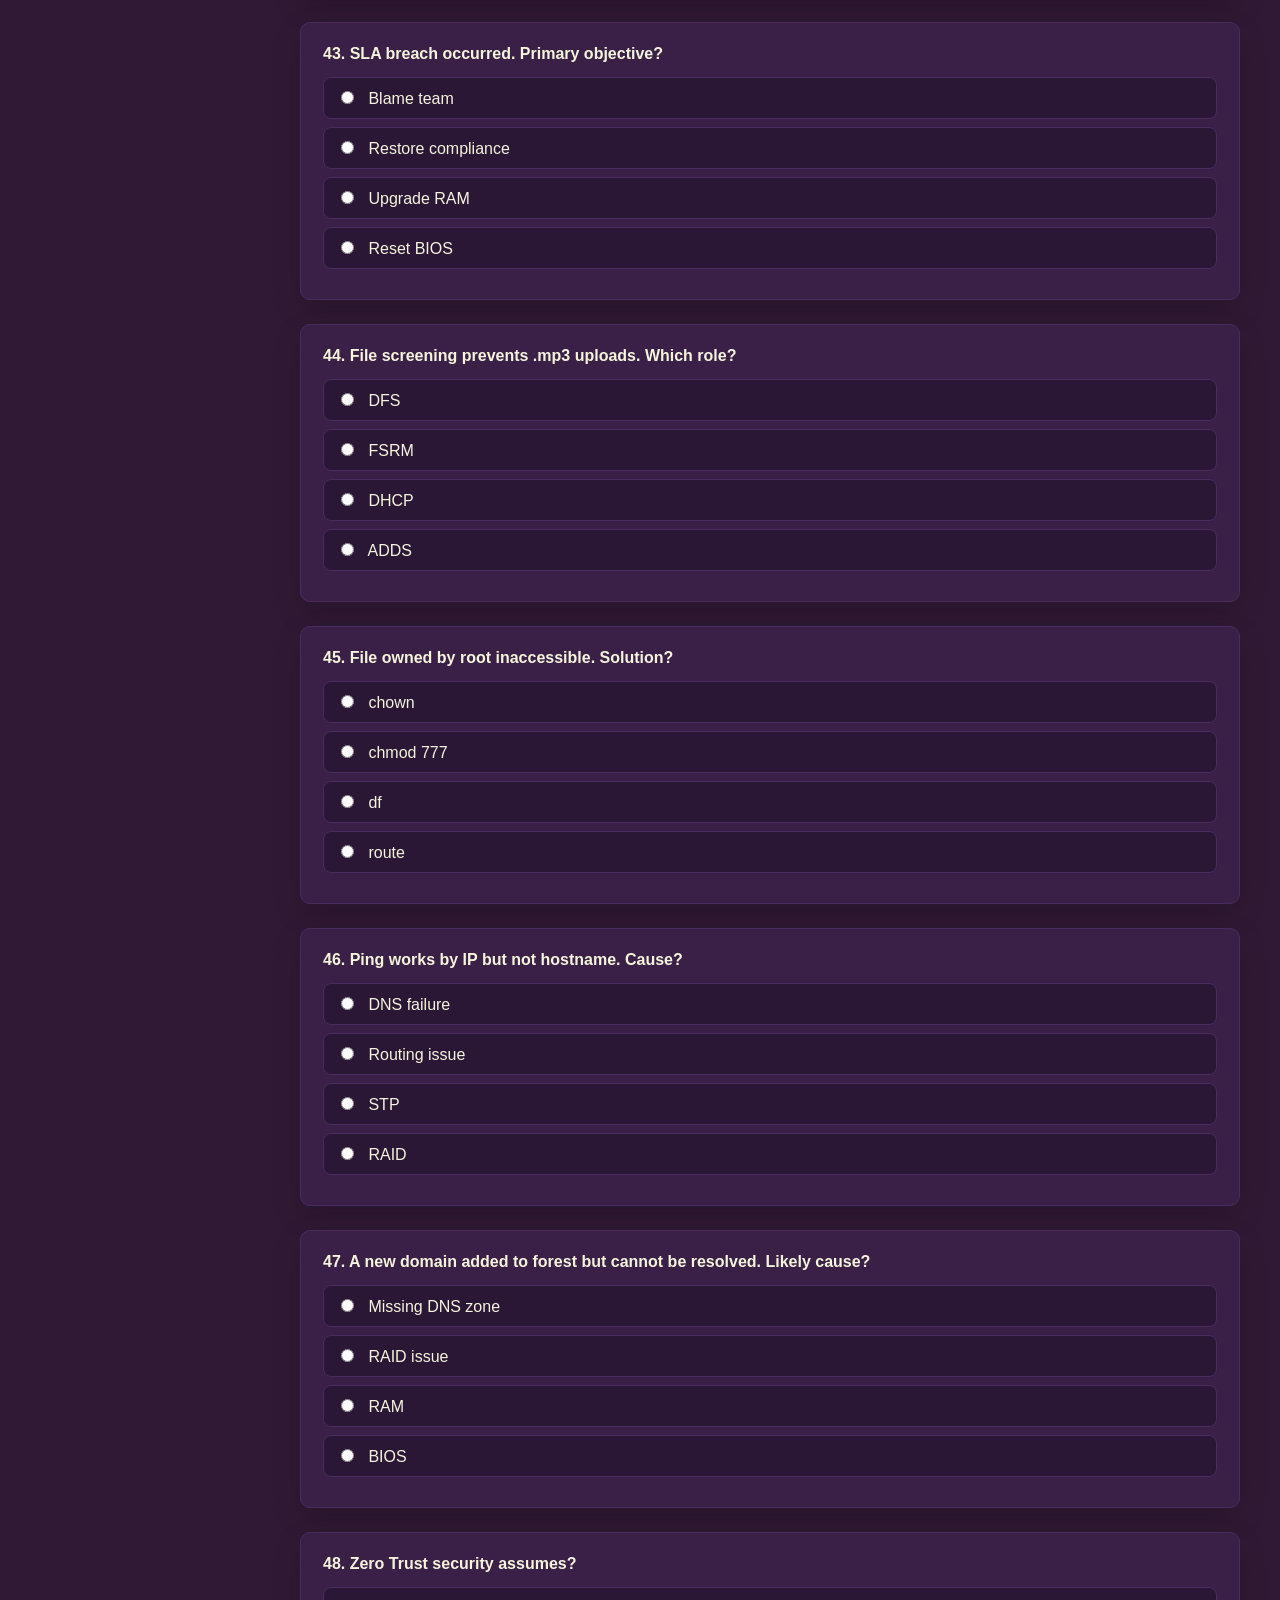
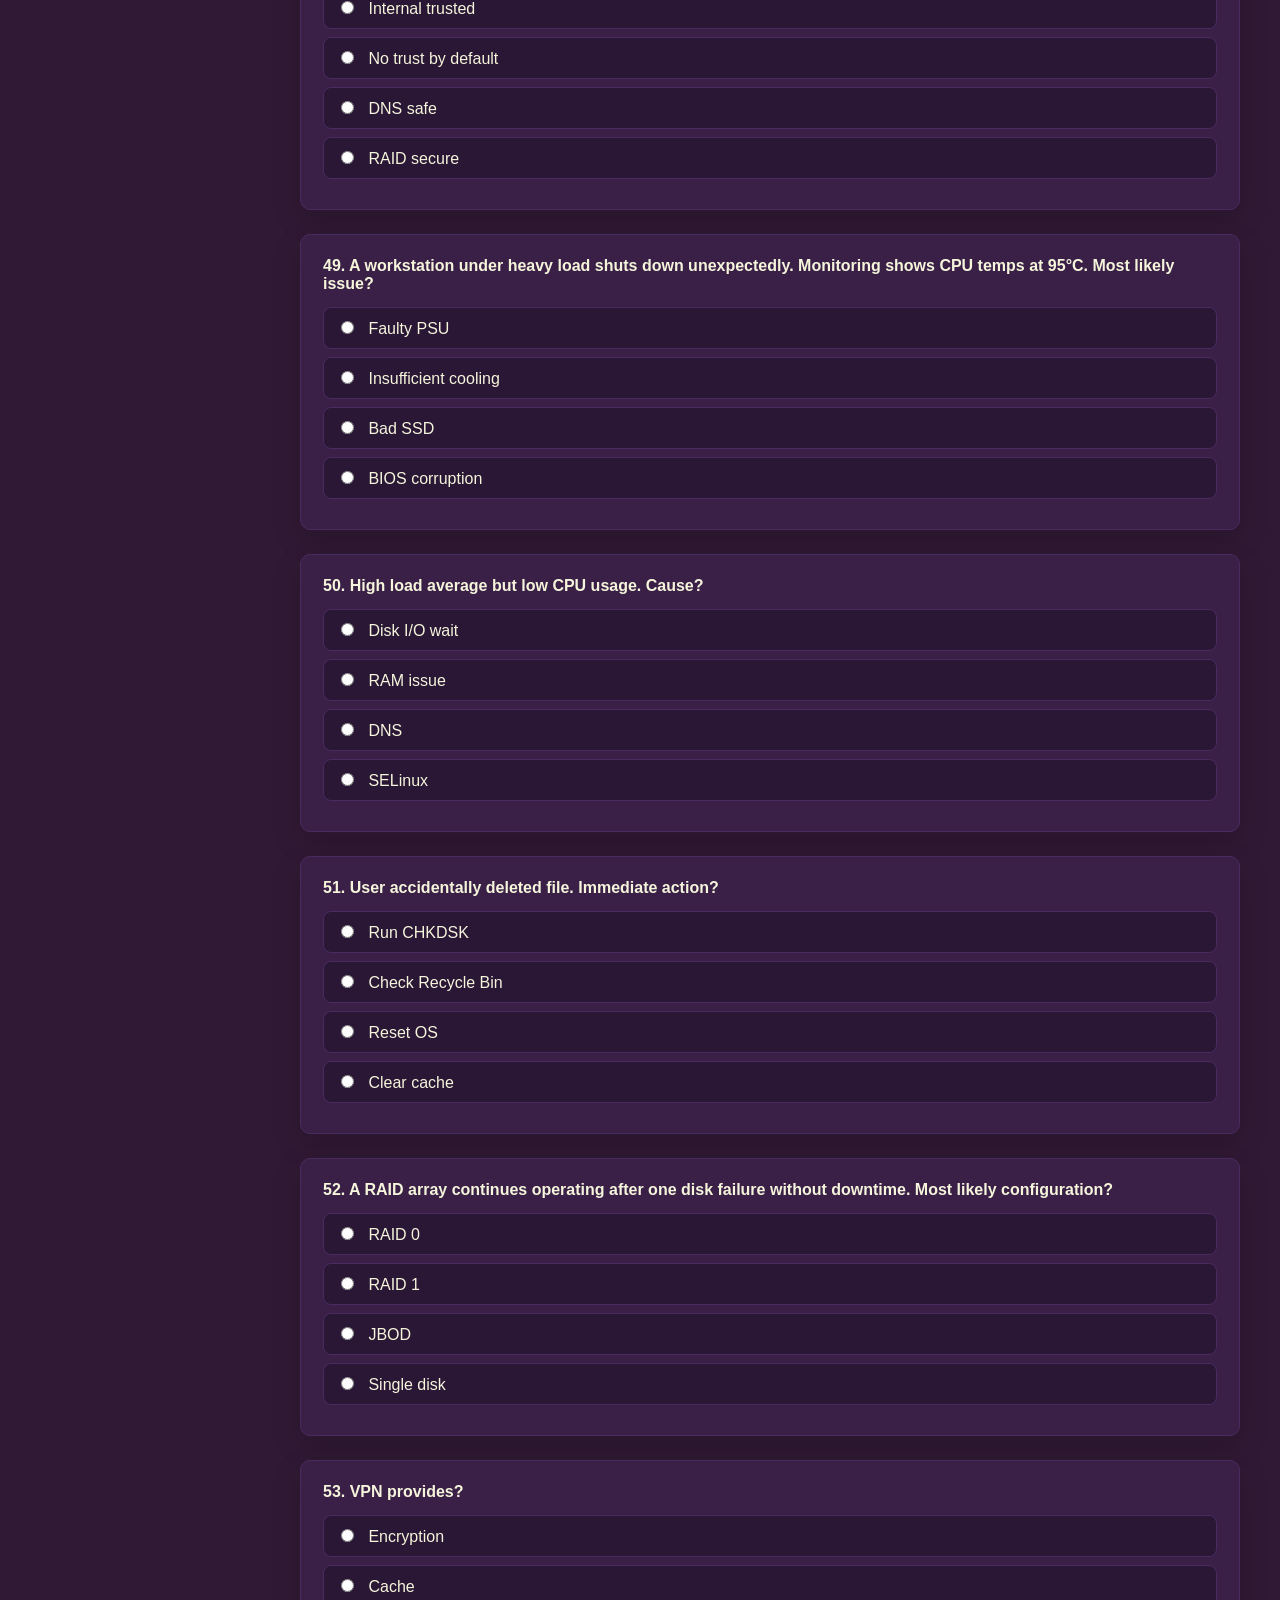
<file: prahard.html>
<!DOCTYPE html>
<html lang="en">
<head>
<meta charset="UTF-8">
<title>PRA 3 – Advanced Mock Test</title>

<link rel="stylesheet" href="css/variables.css">
<link rel="stylesheet" href="css/layout.css">
<link rel="stylesheet" href="css/components.css">
<link rel="stylesheet" href="css/theme.css">
</head>

<body data-theme="dark">

<header>
  <b>PRA 3 – Advanced Mock Test</b>
  <div class="timer" id="timer">60:00</div>
</header>

<main>
  <aside>
    <h3>Questions</h3>
    <div class="grid" id="nav"></div>
  </aside>

  <section>
    <div class="progress"><div id="progressBar"></div></div>
    <div id="result" class="result"></div>
    <form id="quizForm"></form>
  </section>
</main>

<script type="module">
import { questions } from './questions/prahard.js';
import { startApp } from './js/app.js';

startApp(questions);
</script>

</body>
</html>
</file>
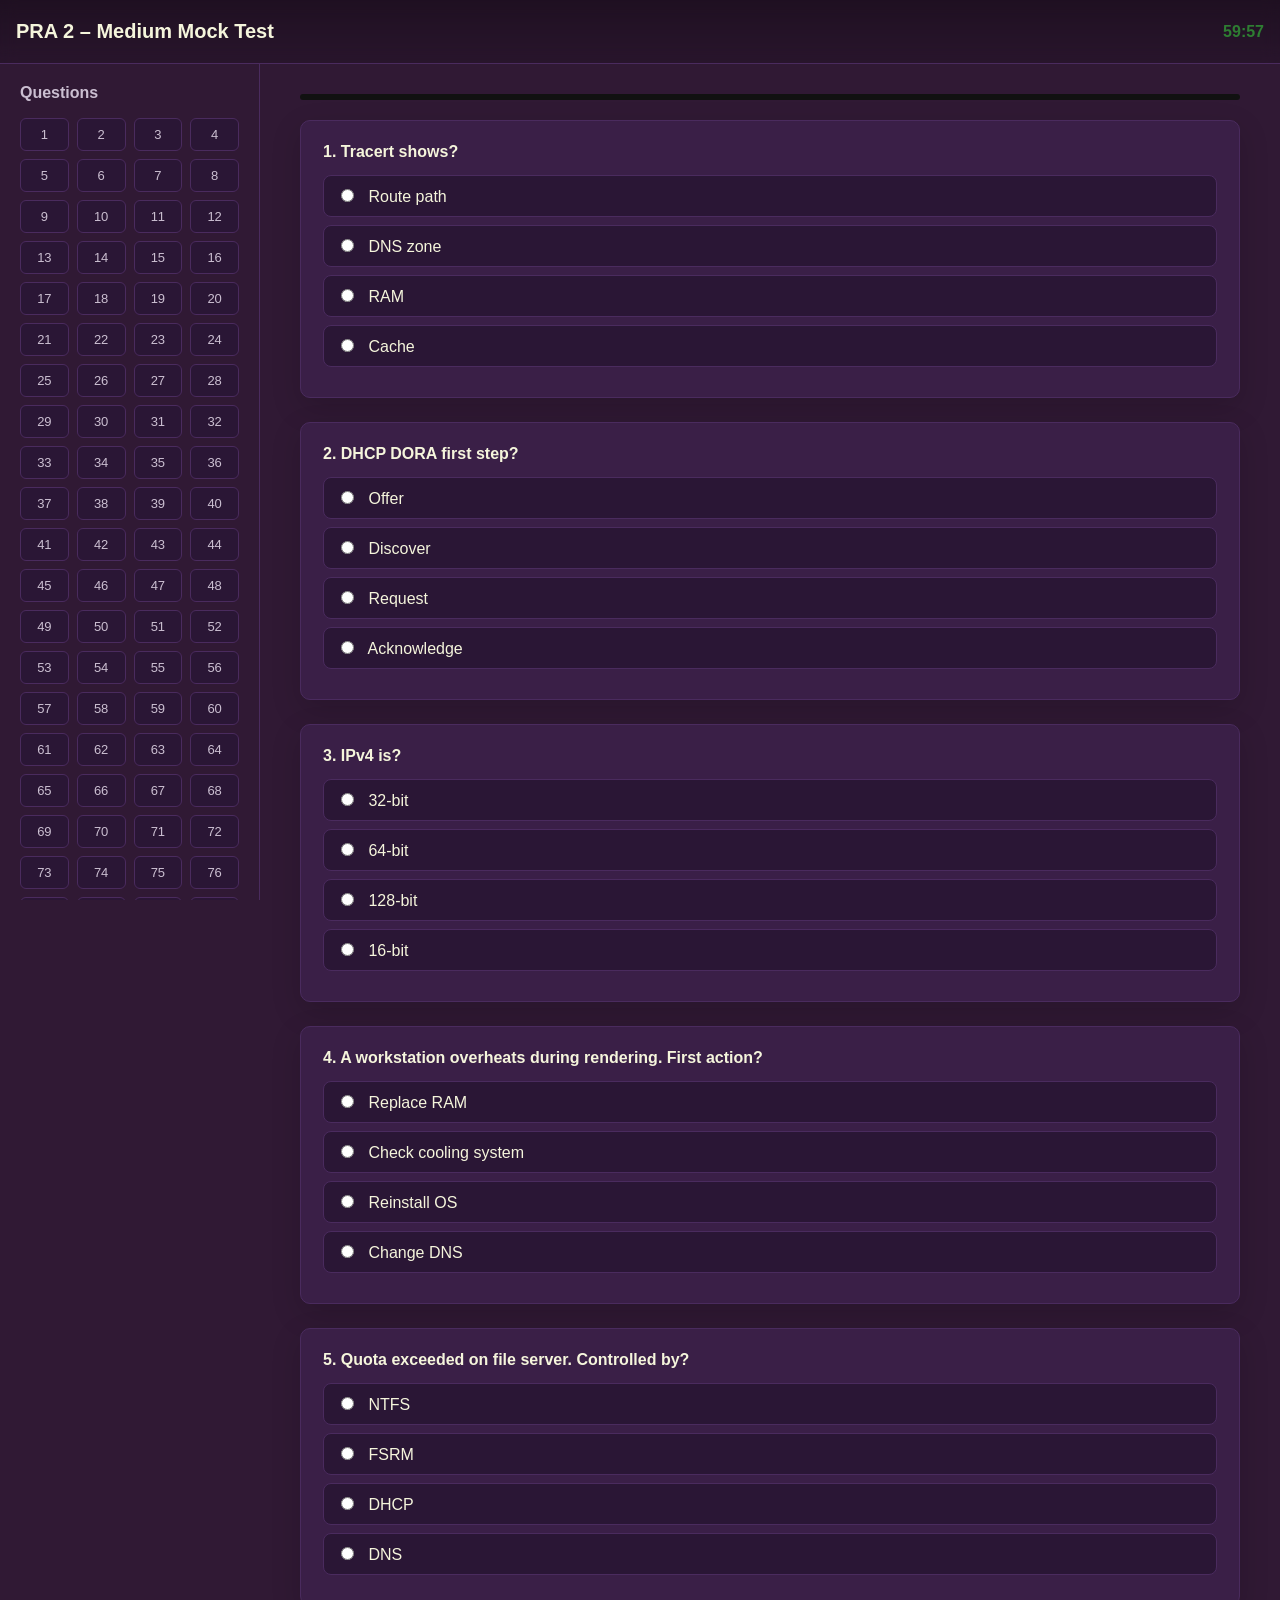
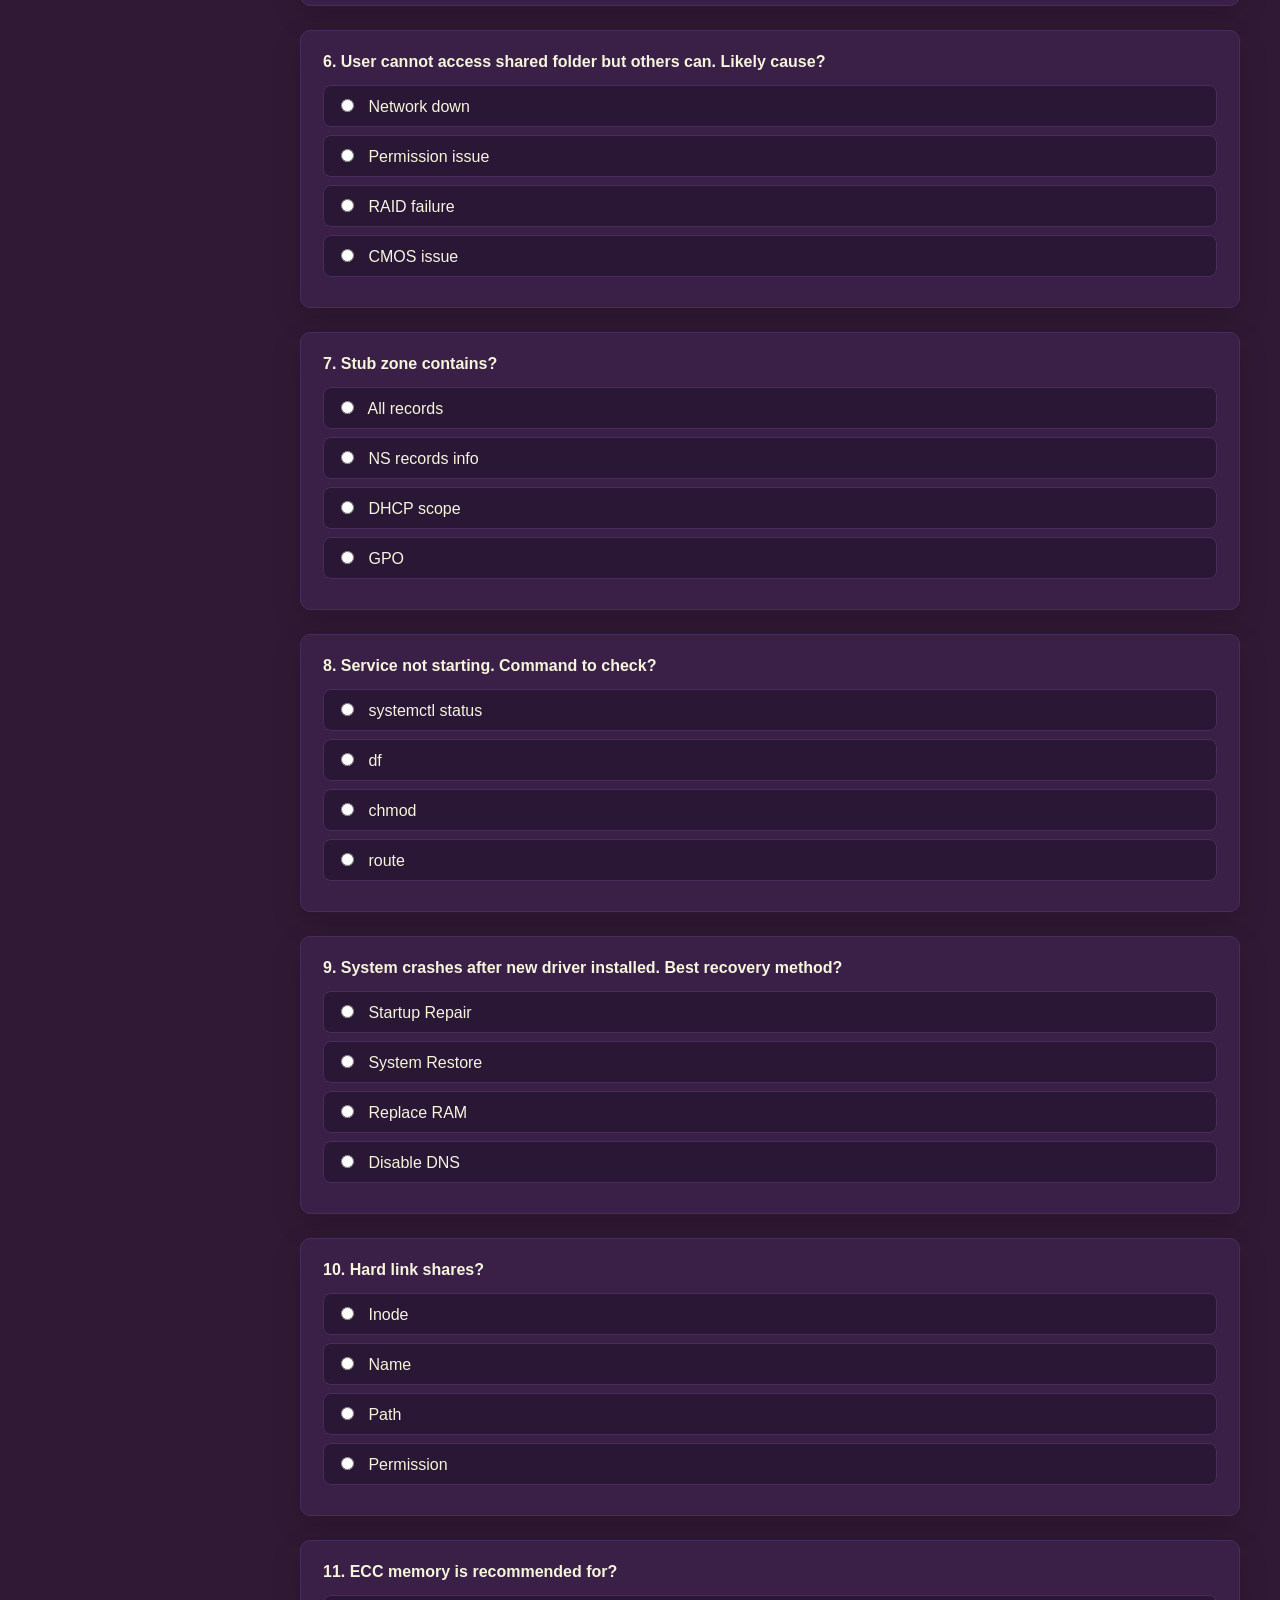
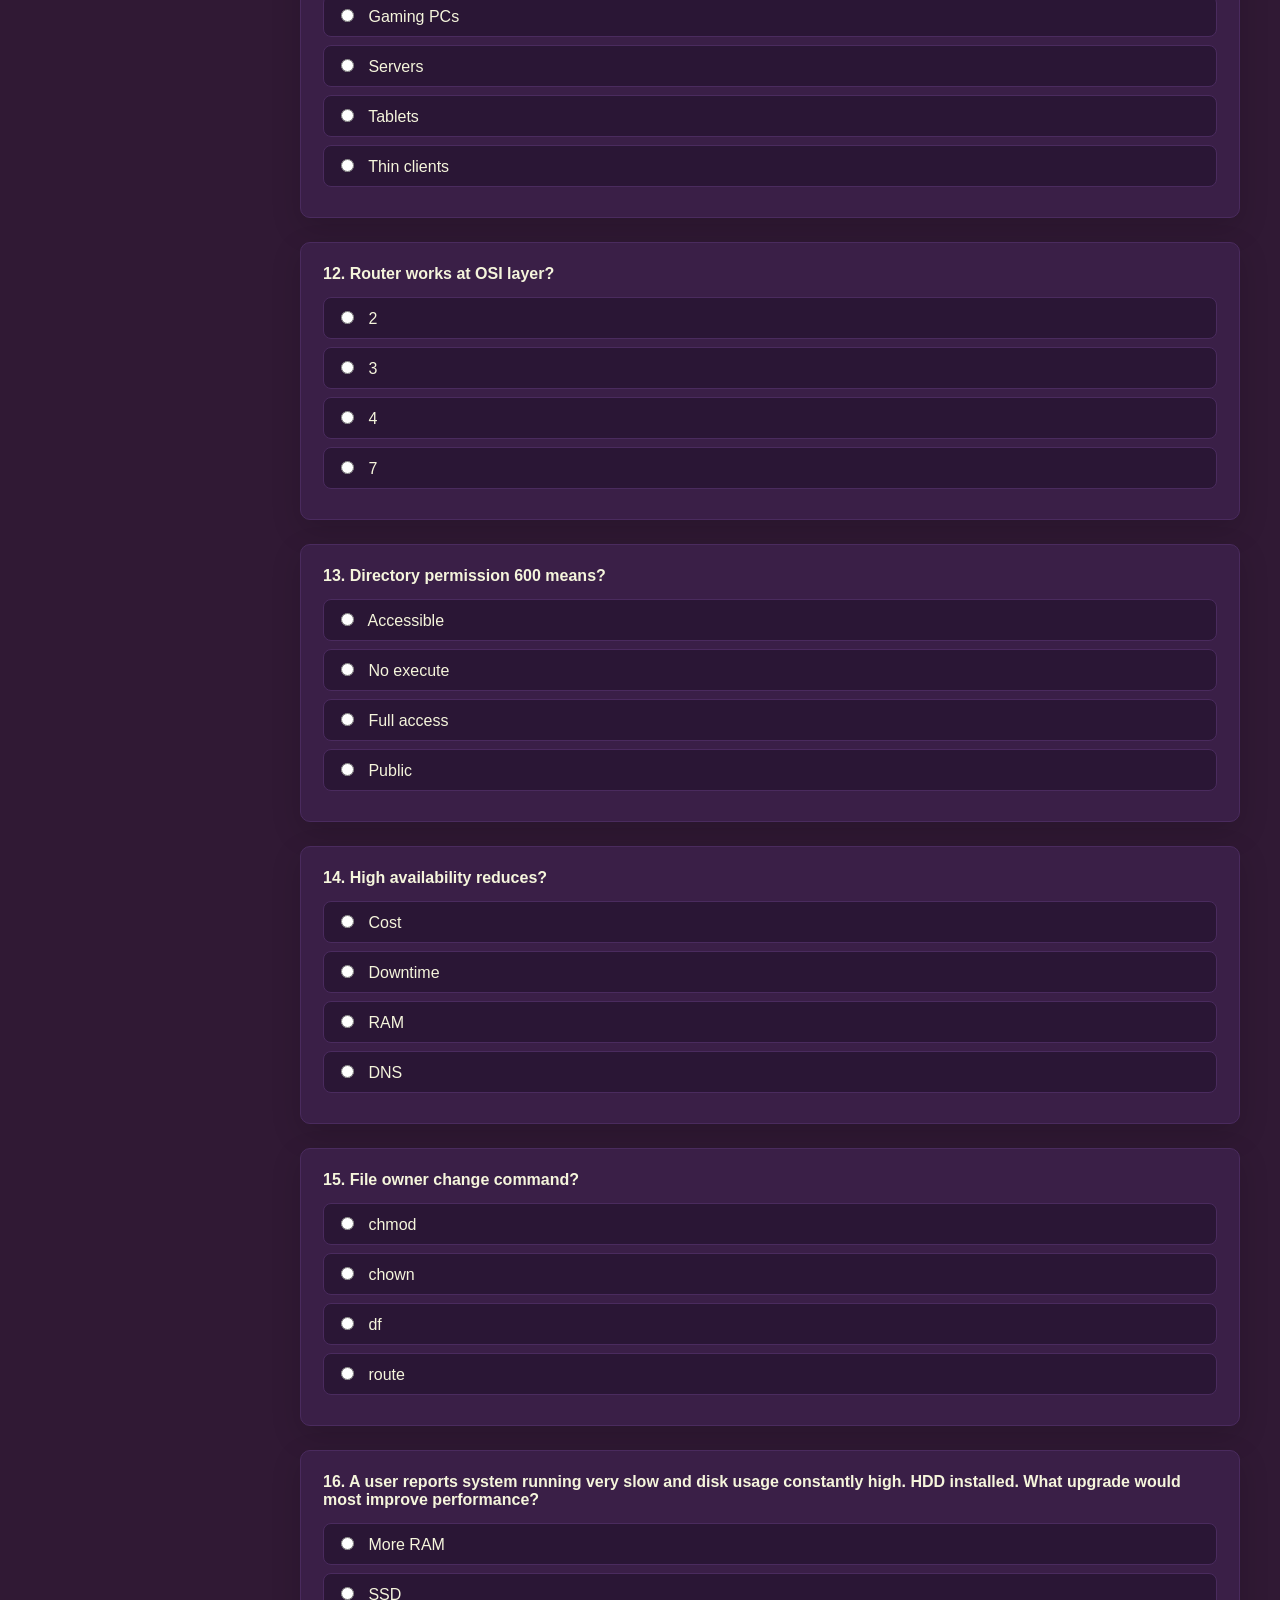
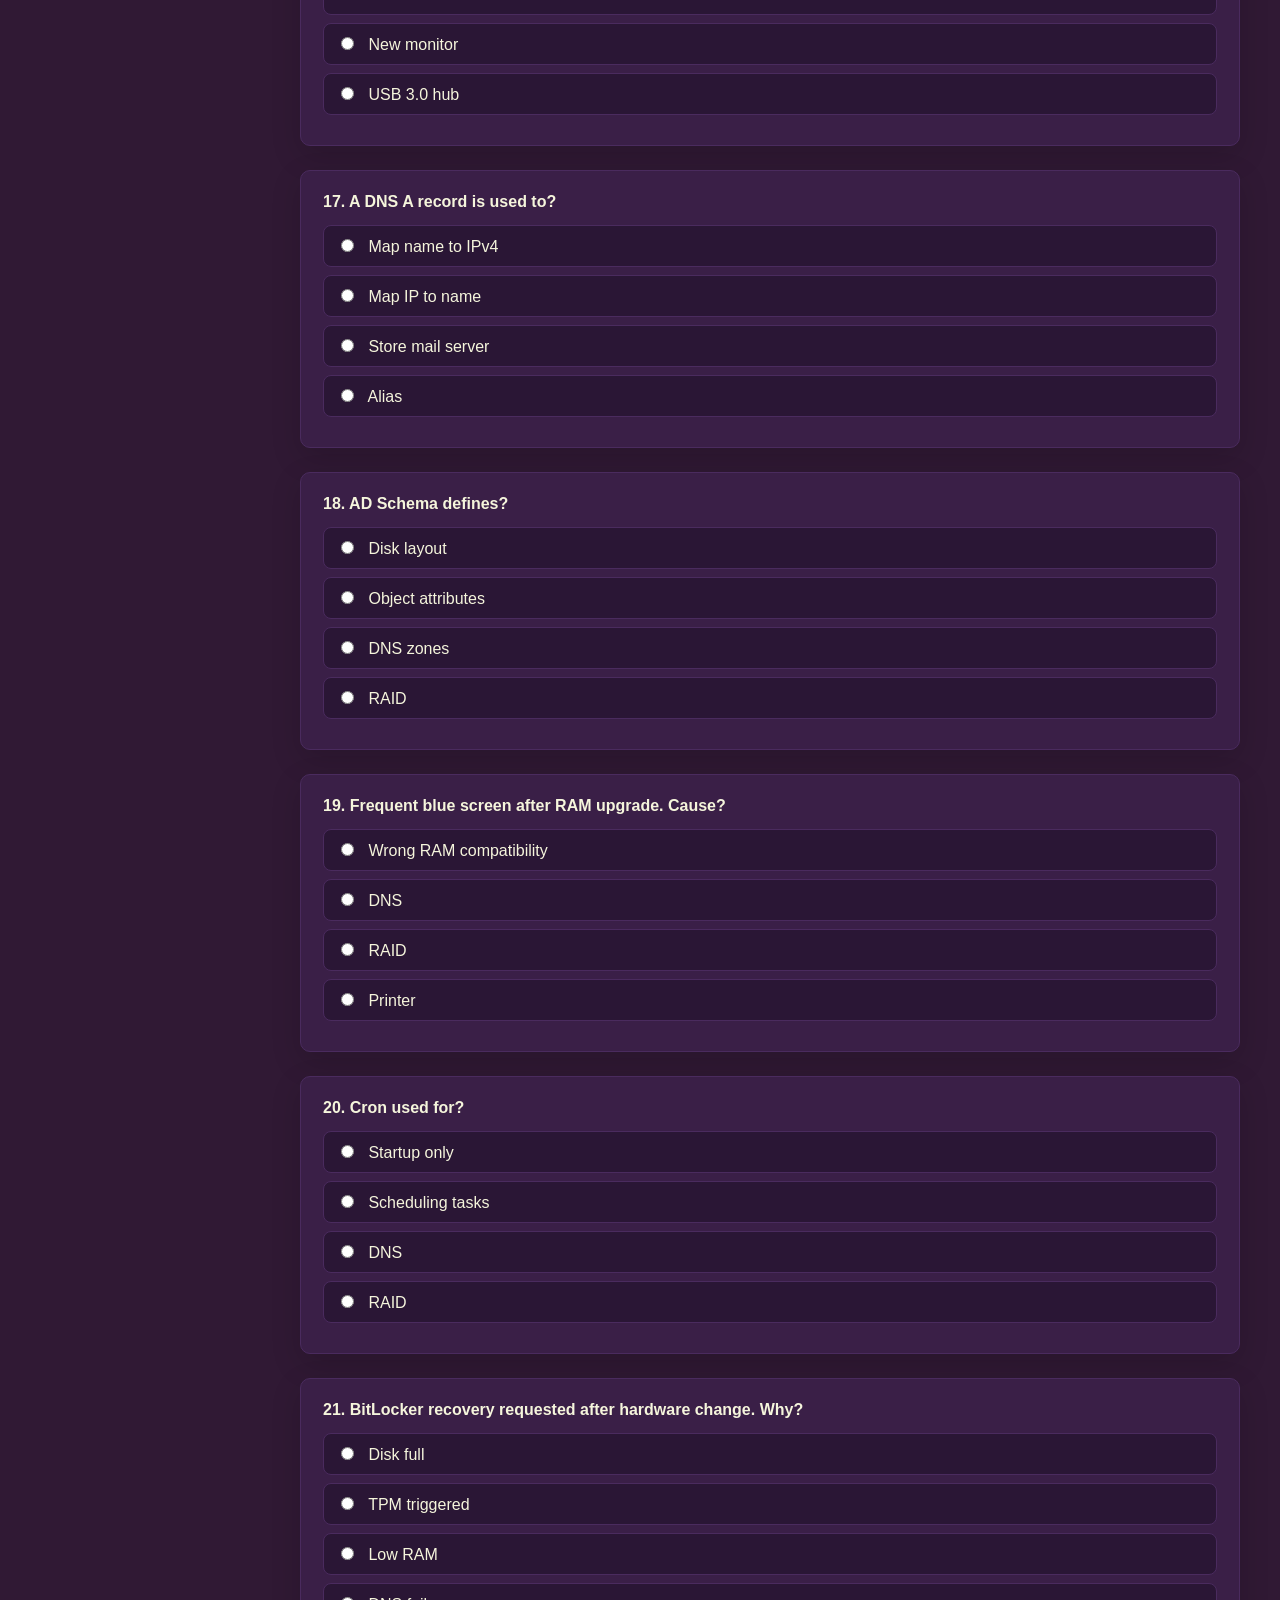
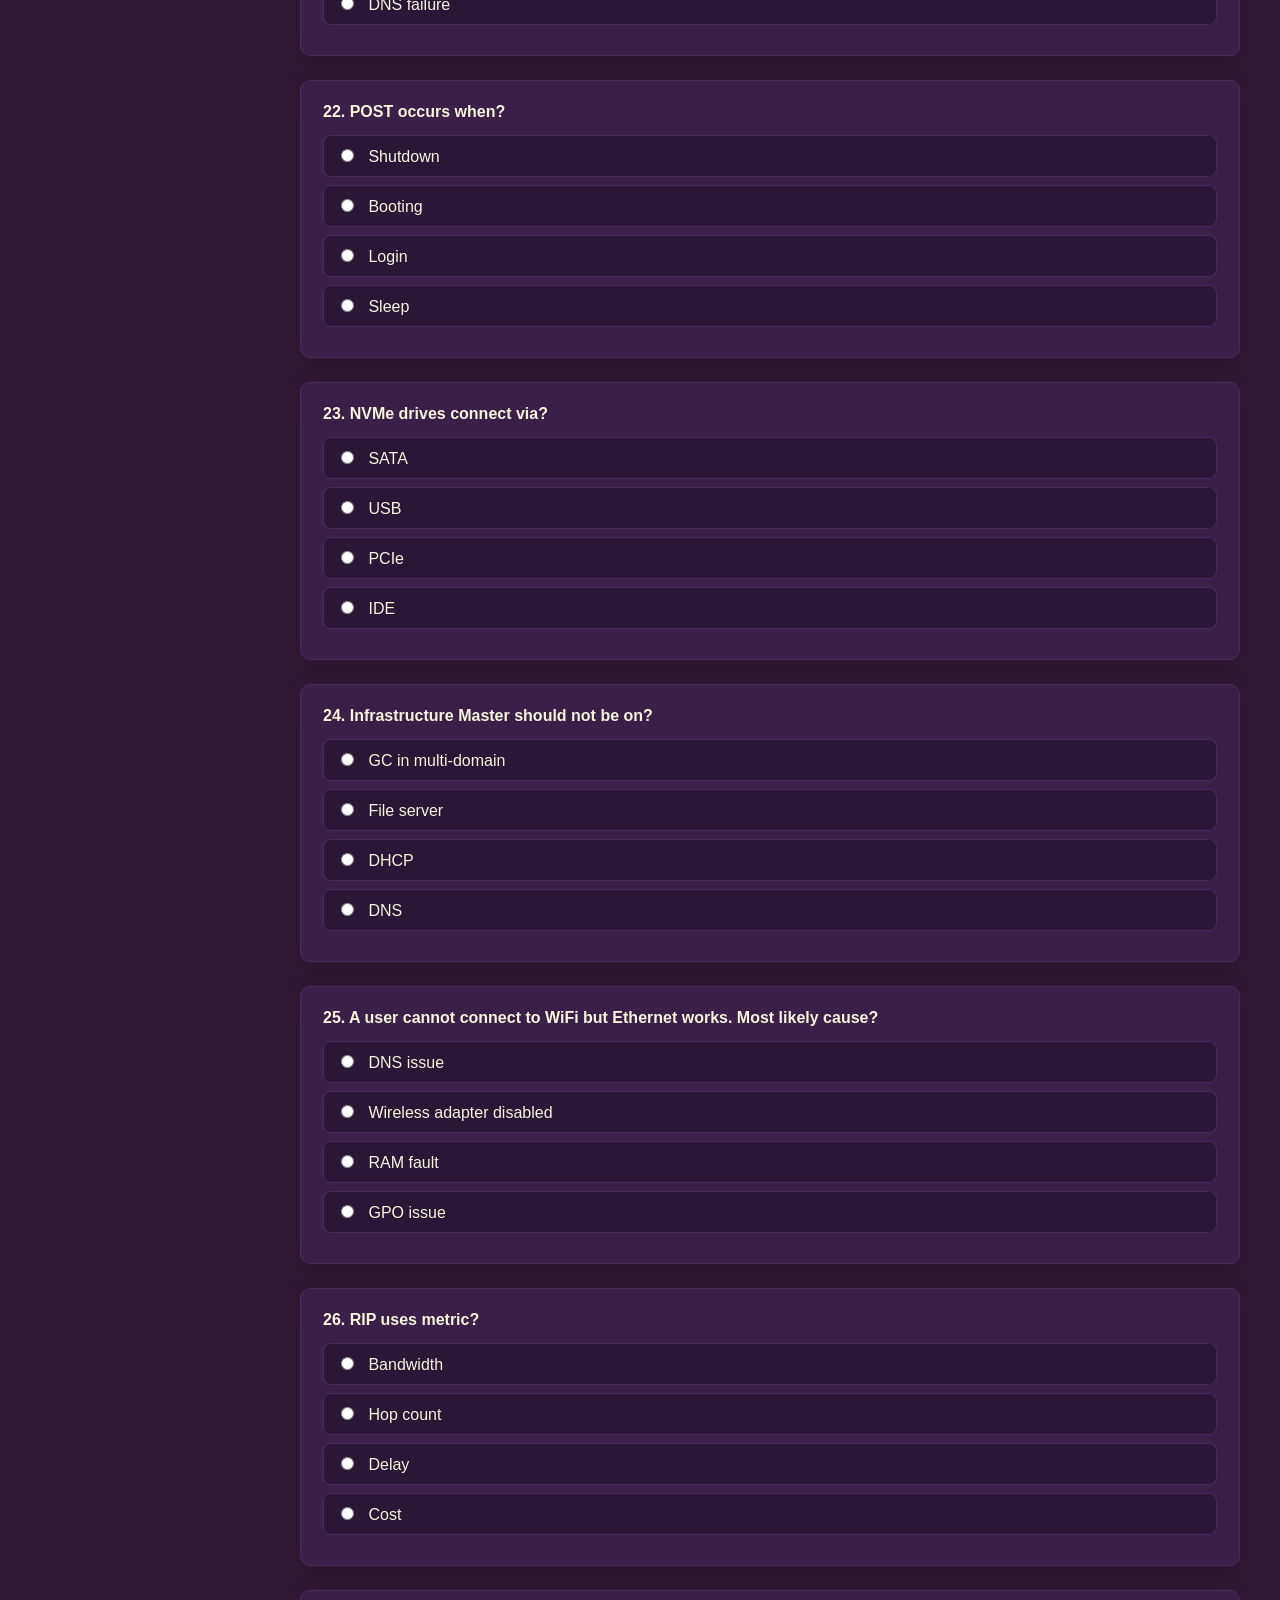
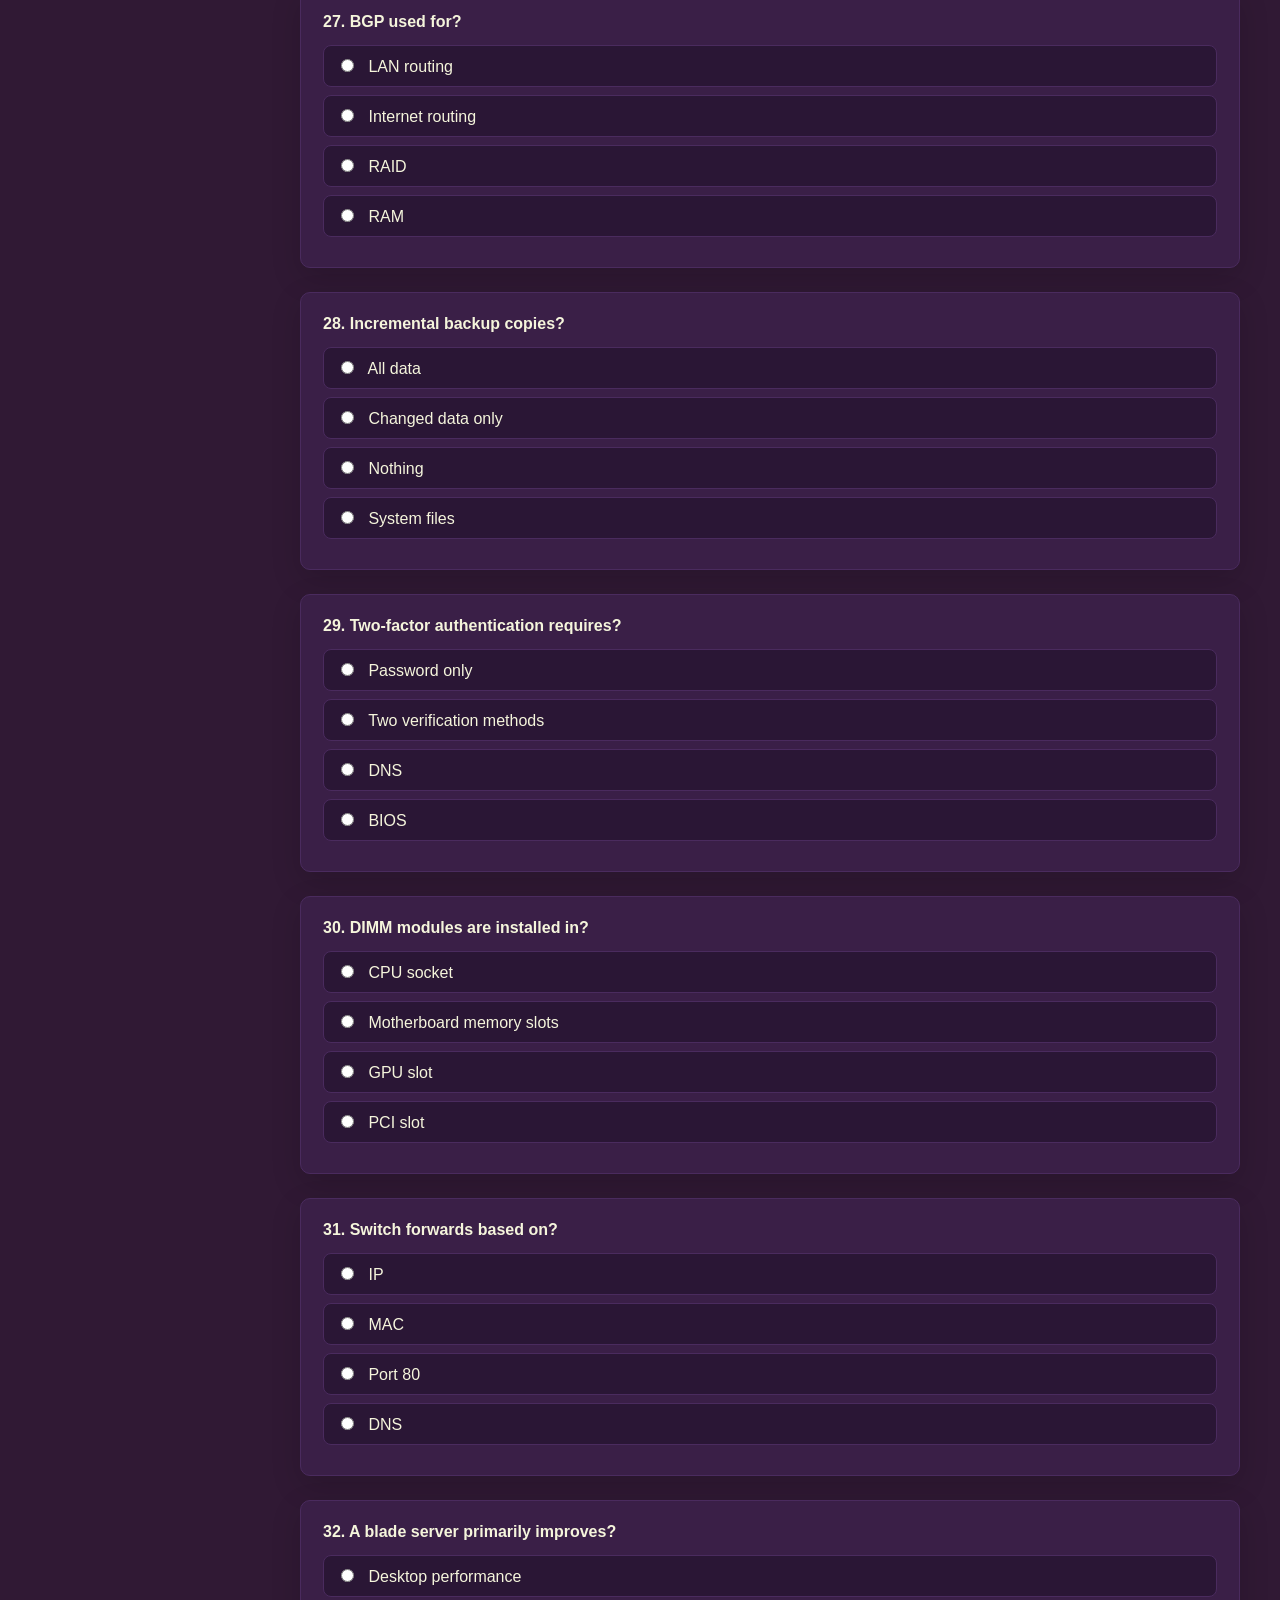
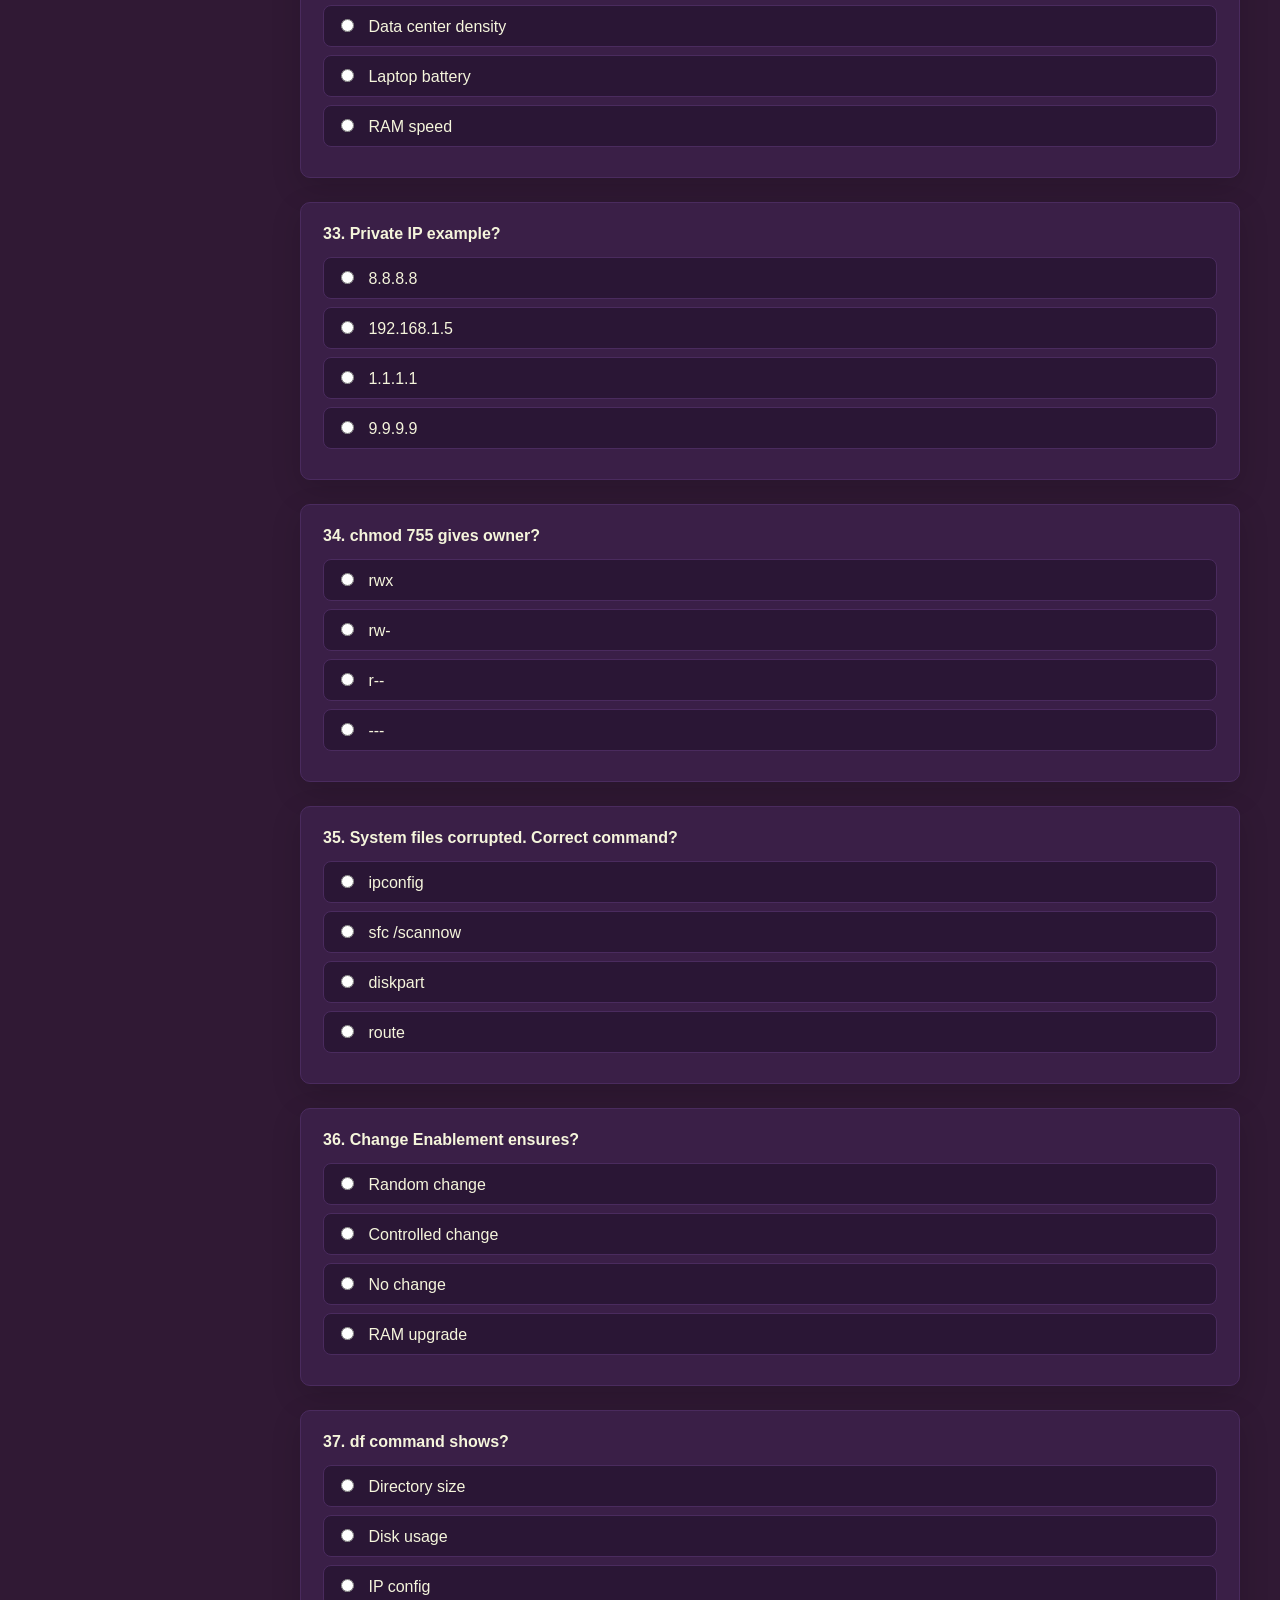
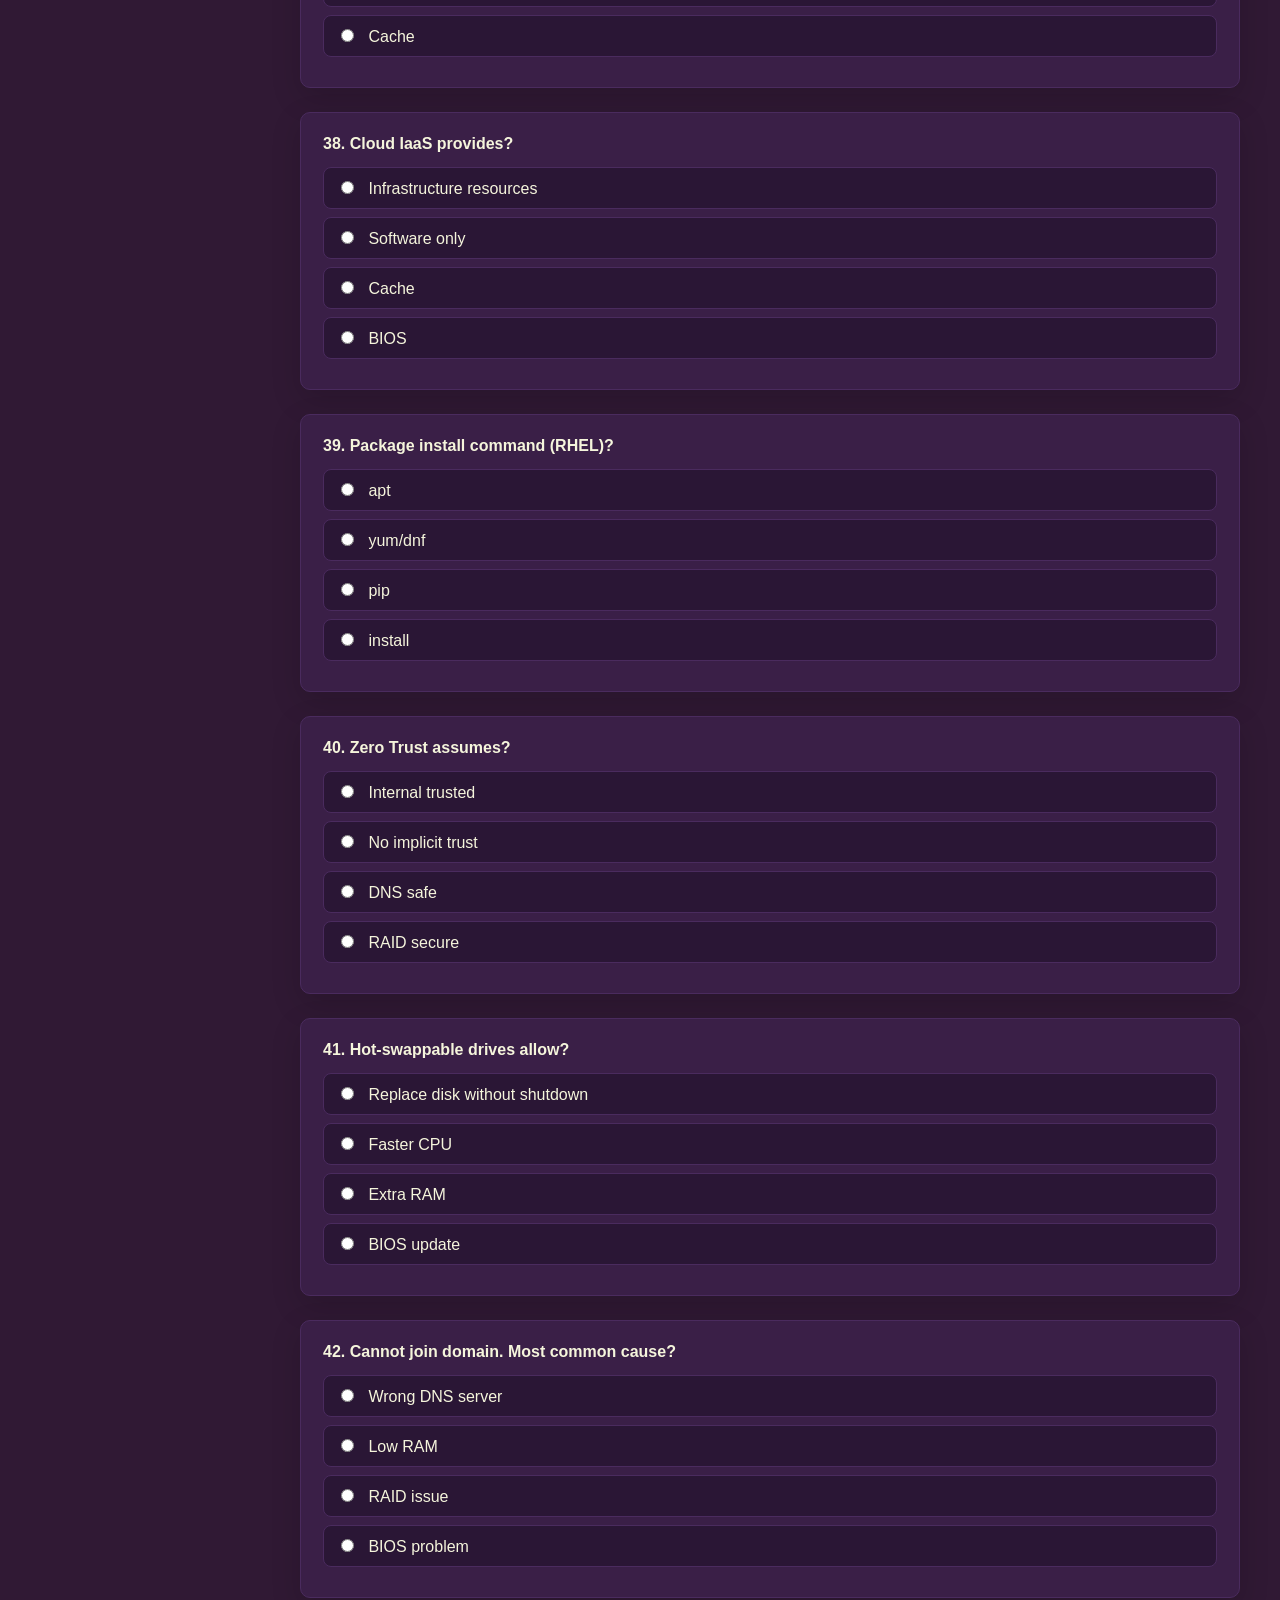
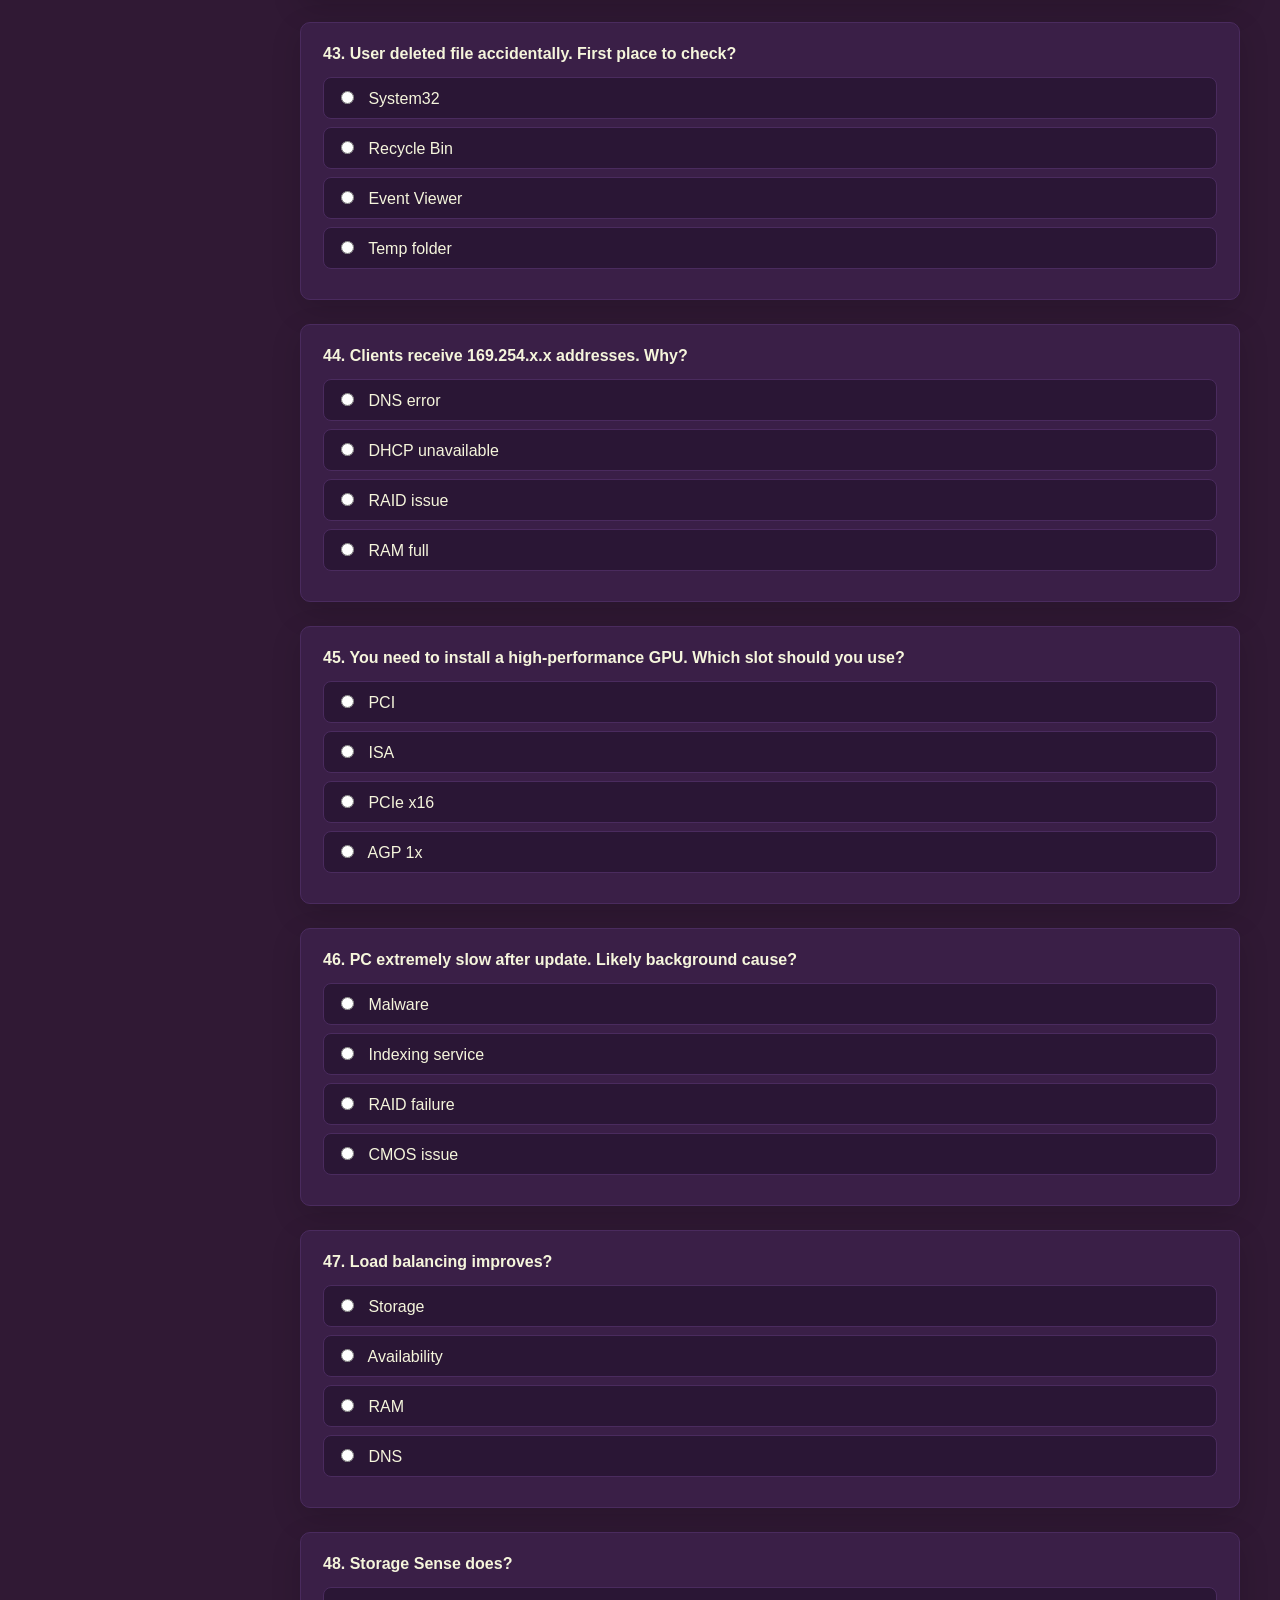
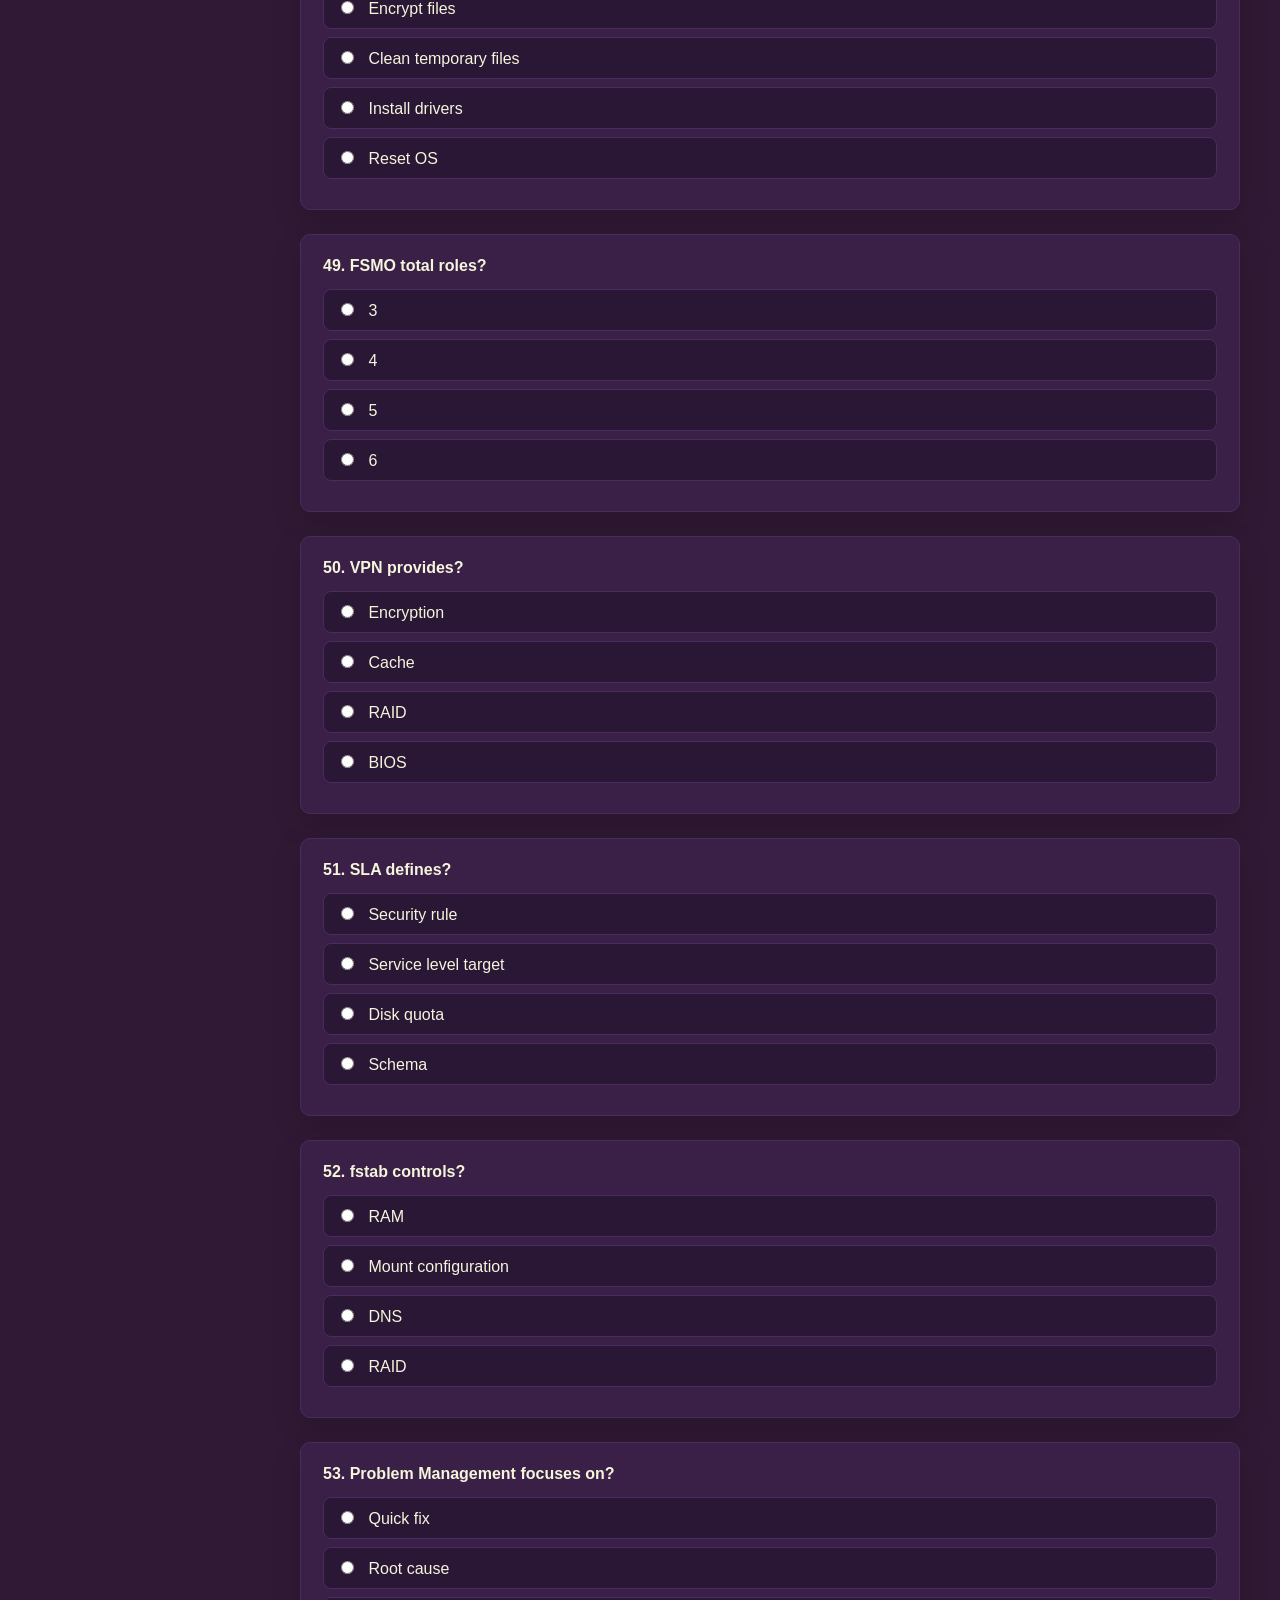
<file: pramedium.html>
<!DOCTYPE html>
<html lang="en">
<head>
<meta charset="UTF-8">
<title>PRA 2 – Medium Mock Test</title>

<link rel="stylesheet" href="css/variables.css">
<link rel="stylesheet" href="css/layout.css">
<link rel="stylesheet" href="css/components.css">
<link rel="stylesheet" href="css/theme.css">
</head>

<body data-theme="dark">

<header>
  <b>PRA 2 – Medium Mock Test</b>
  <div class="timer" id="timer">60:00</div>
</header>

<main>
  <aside>
    <h3>Questions</h3>
    <div class="grid" id="nav"></div>
  </aside>

  <section>
    <div class="progress"><div id="progressBar"></div></div>
    <div id="result" class="result"></div>
    <form id="quizForm"></form>
  </section>
</main>

<script type="module">
import { questions } from './questions/pramedium.js';
import { startApp } from './js/app.js';

startApp(questions);
</script>

</body>
</html>
</file>
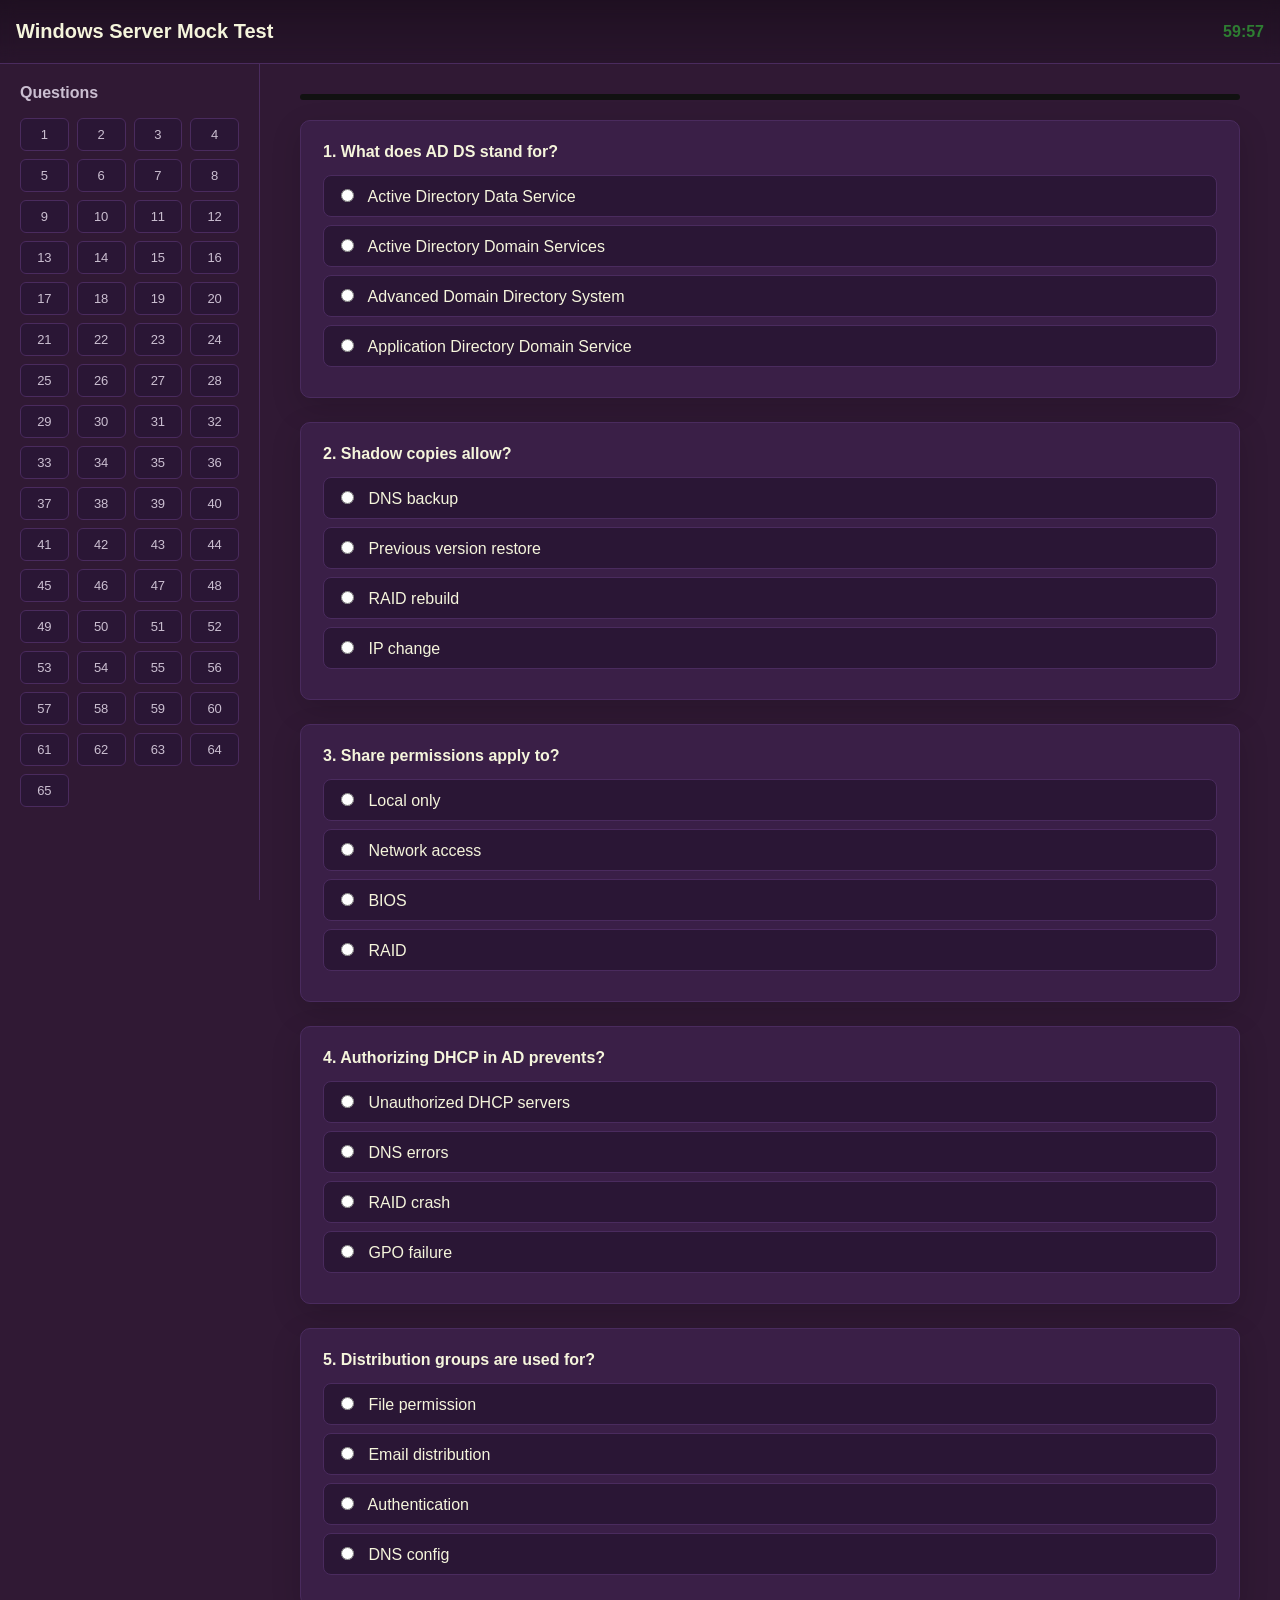
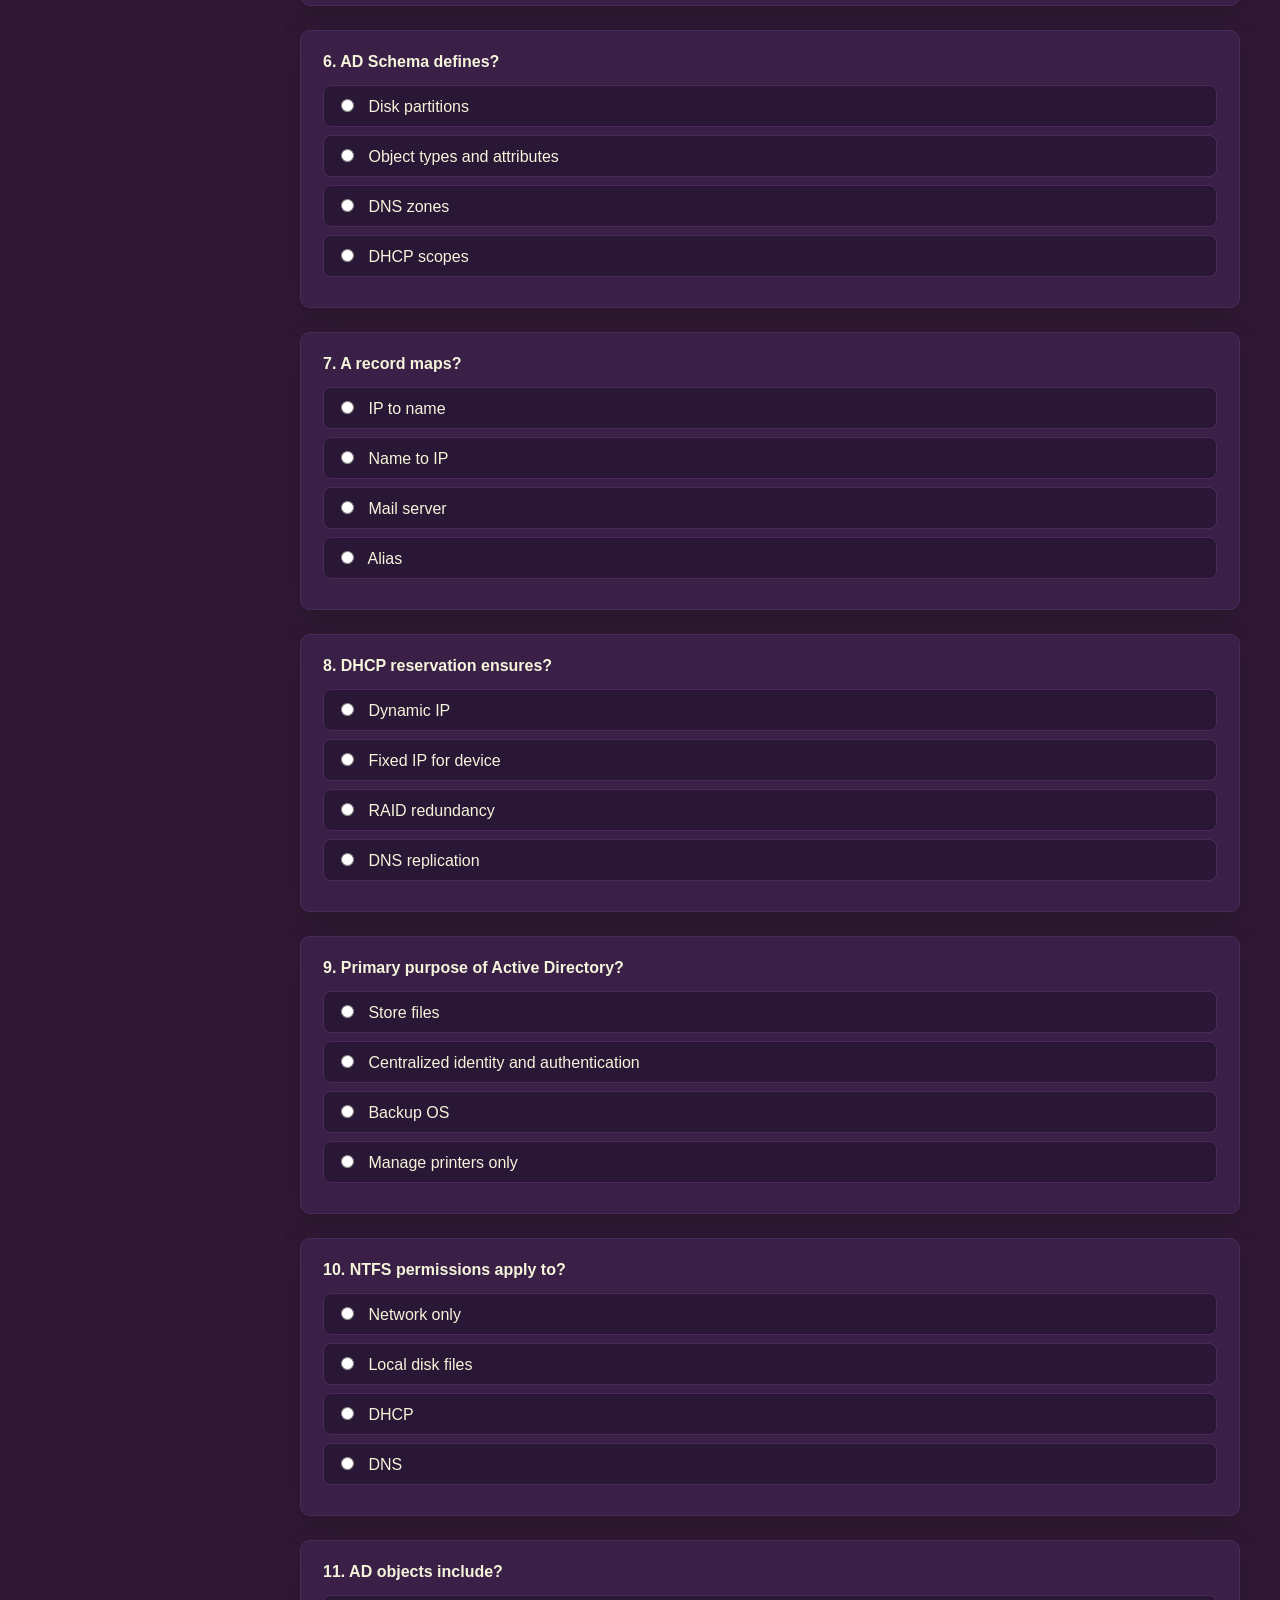
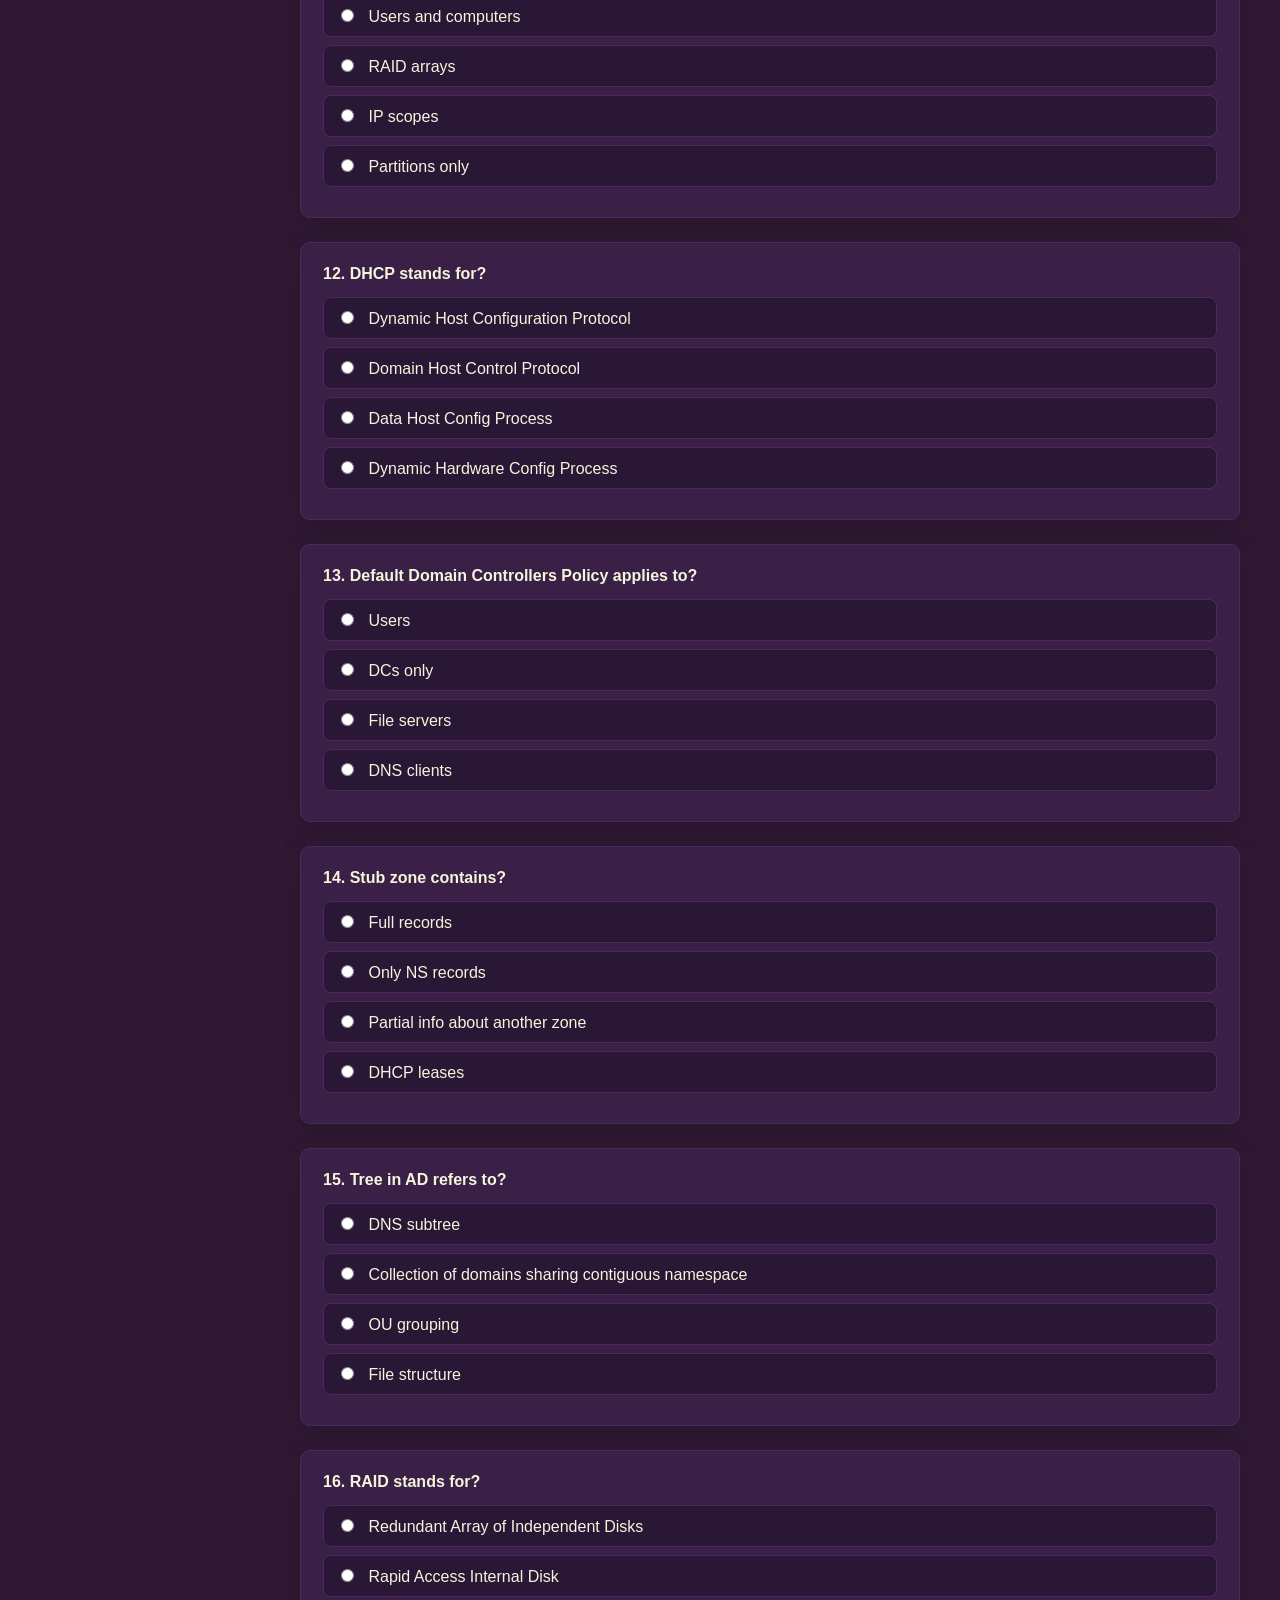
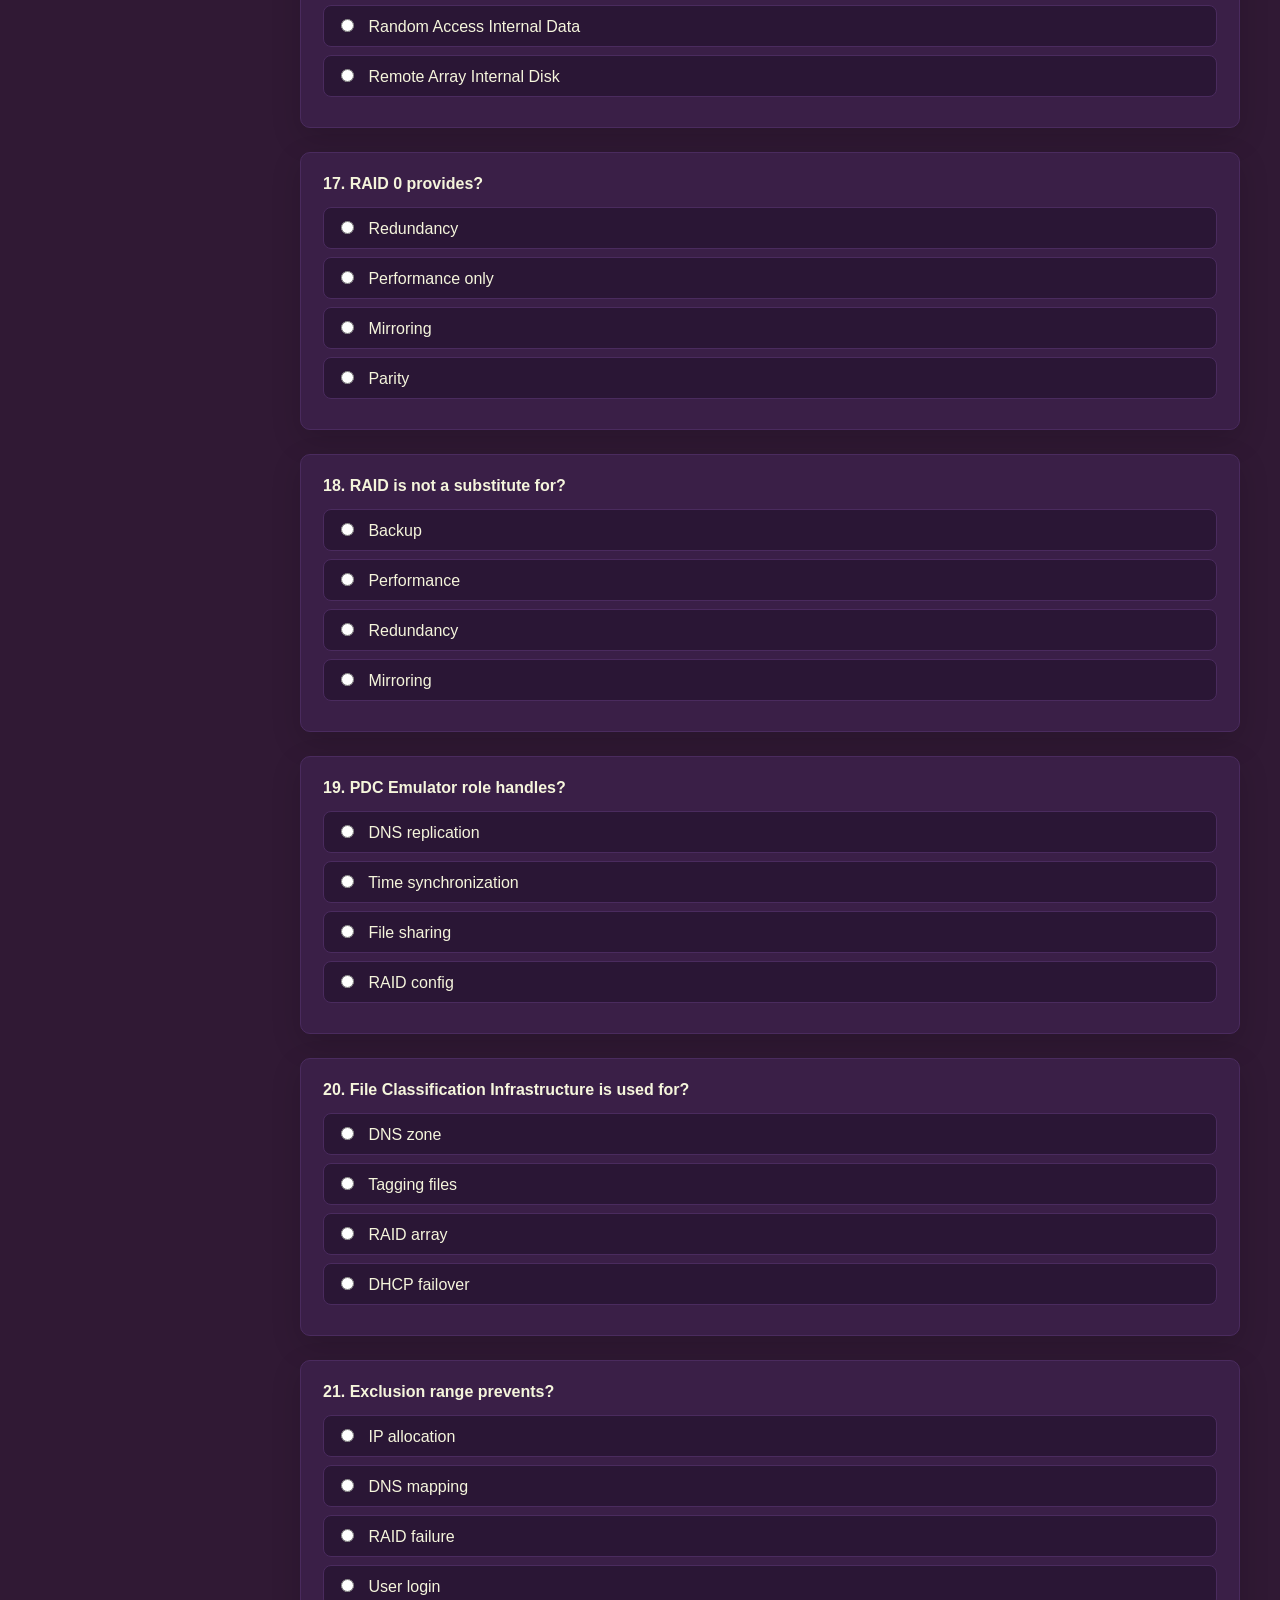
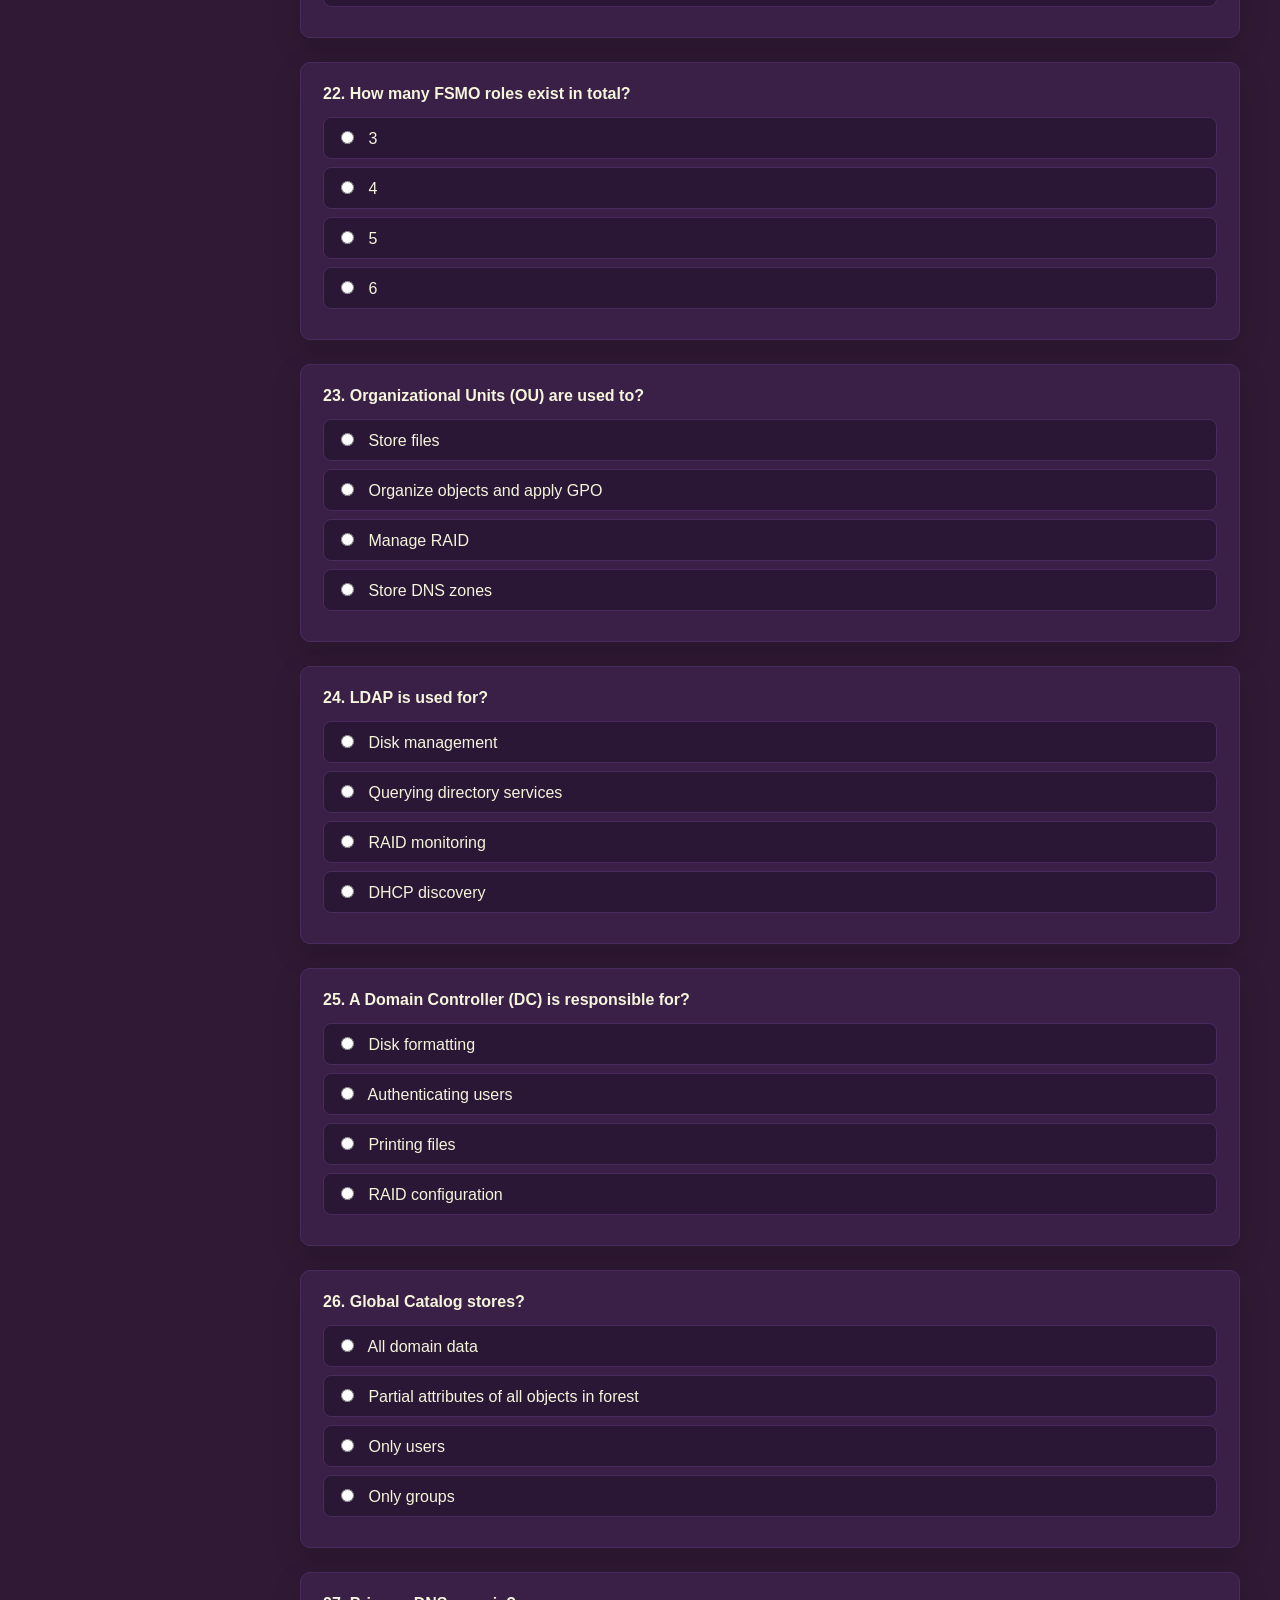
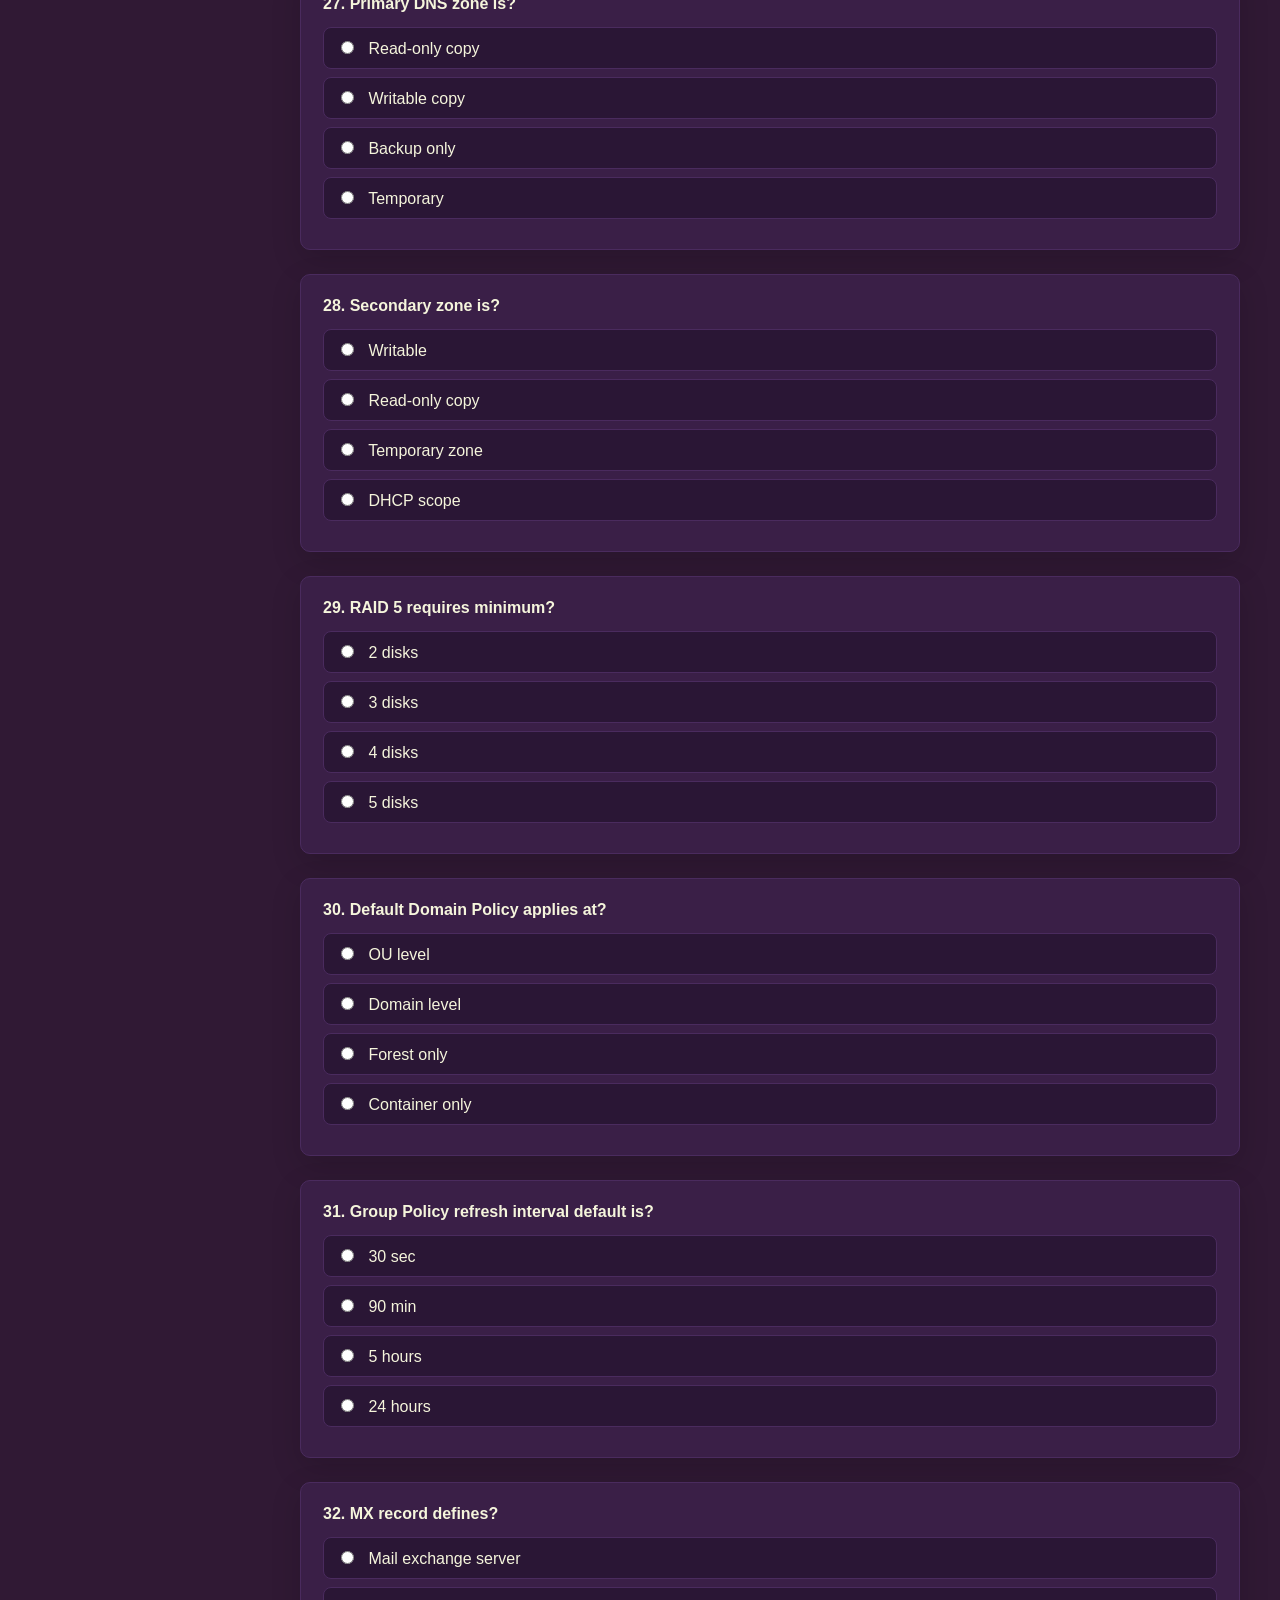
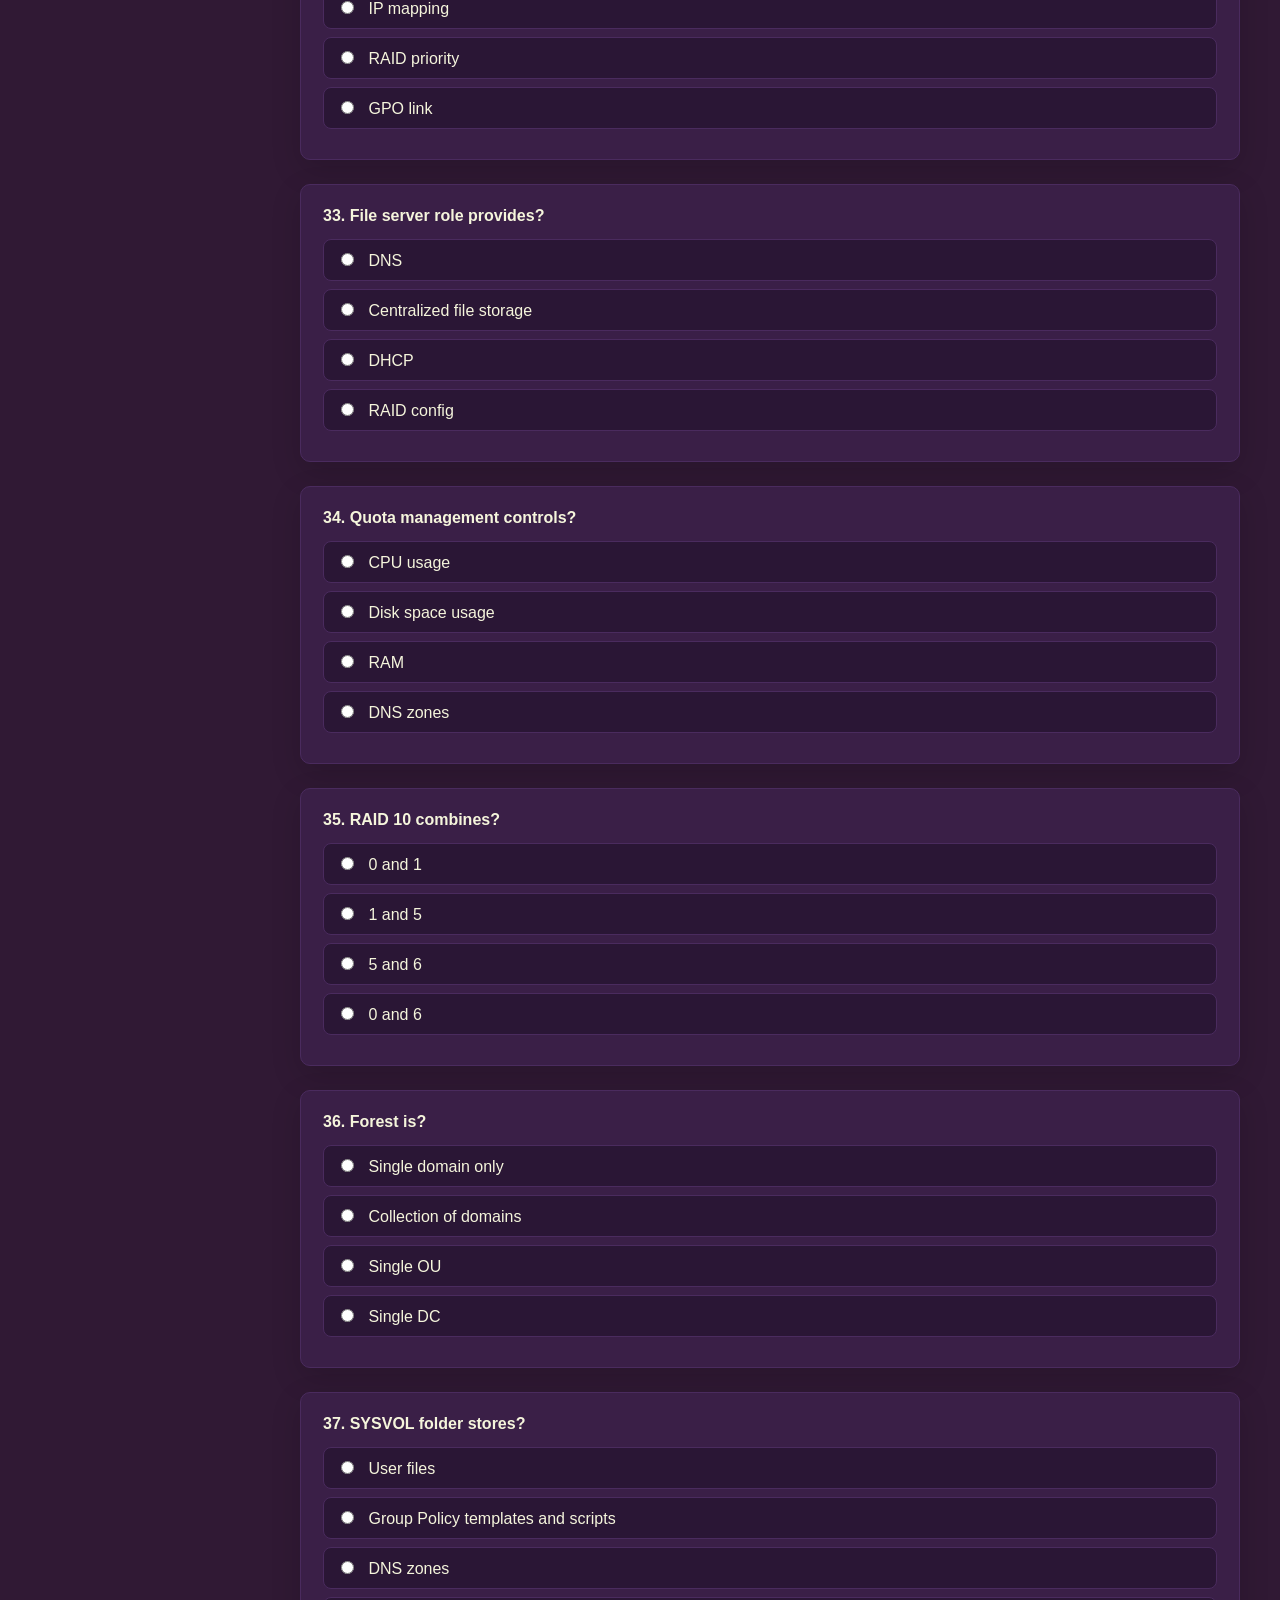
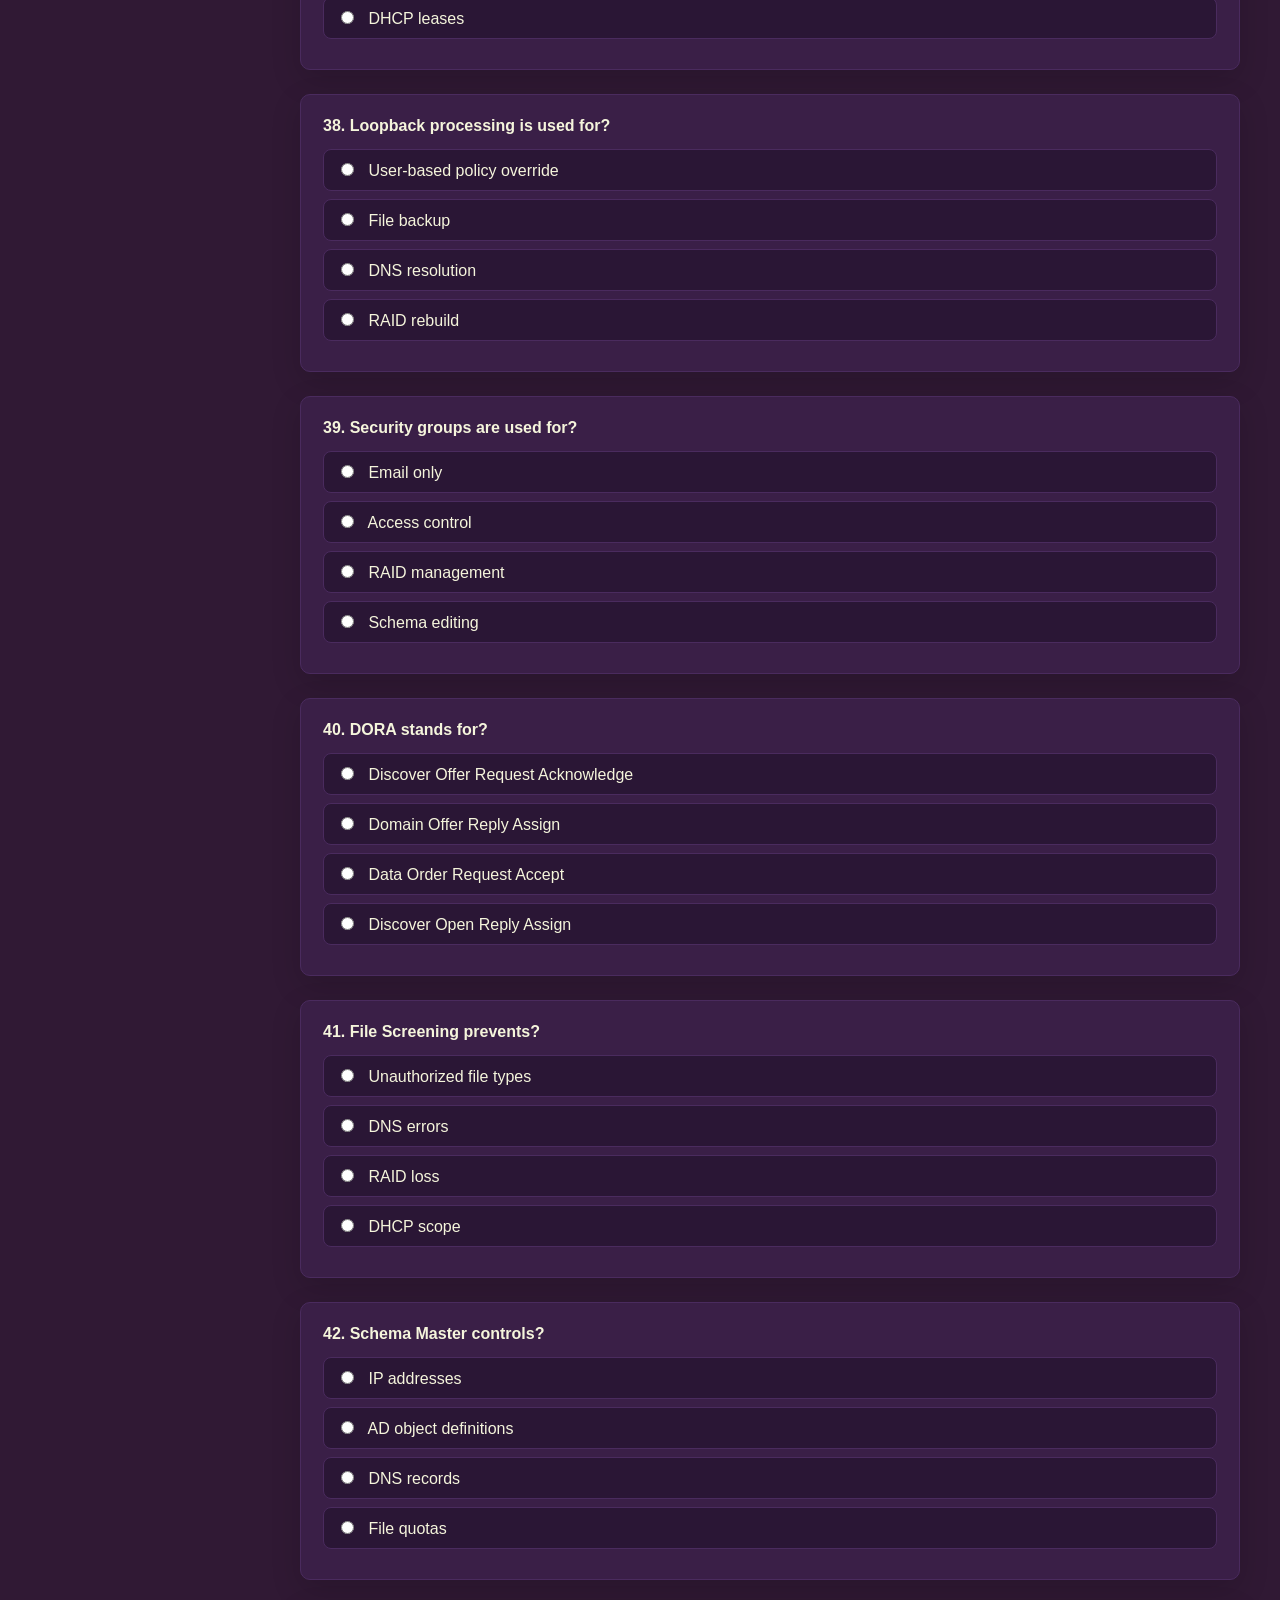
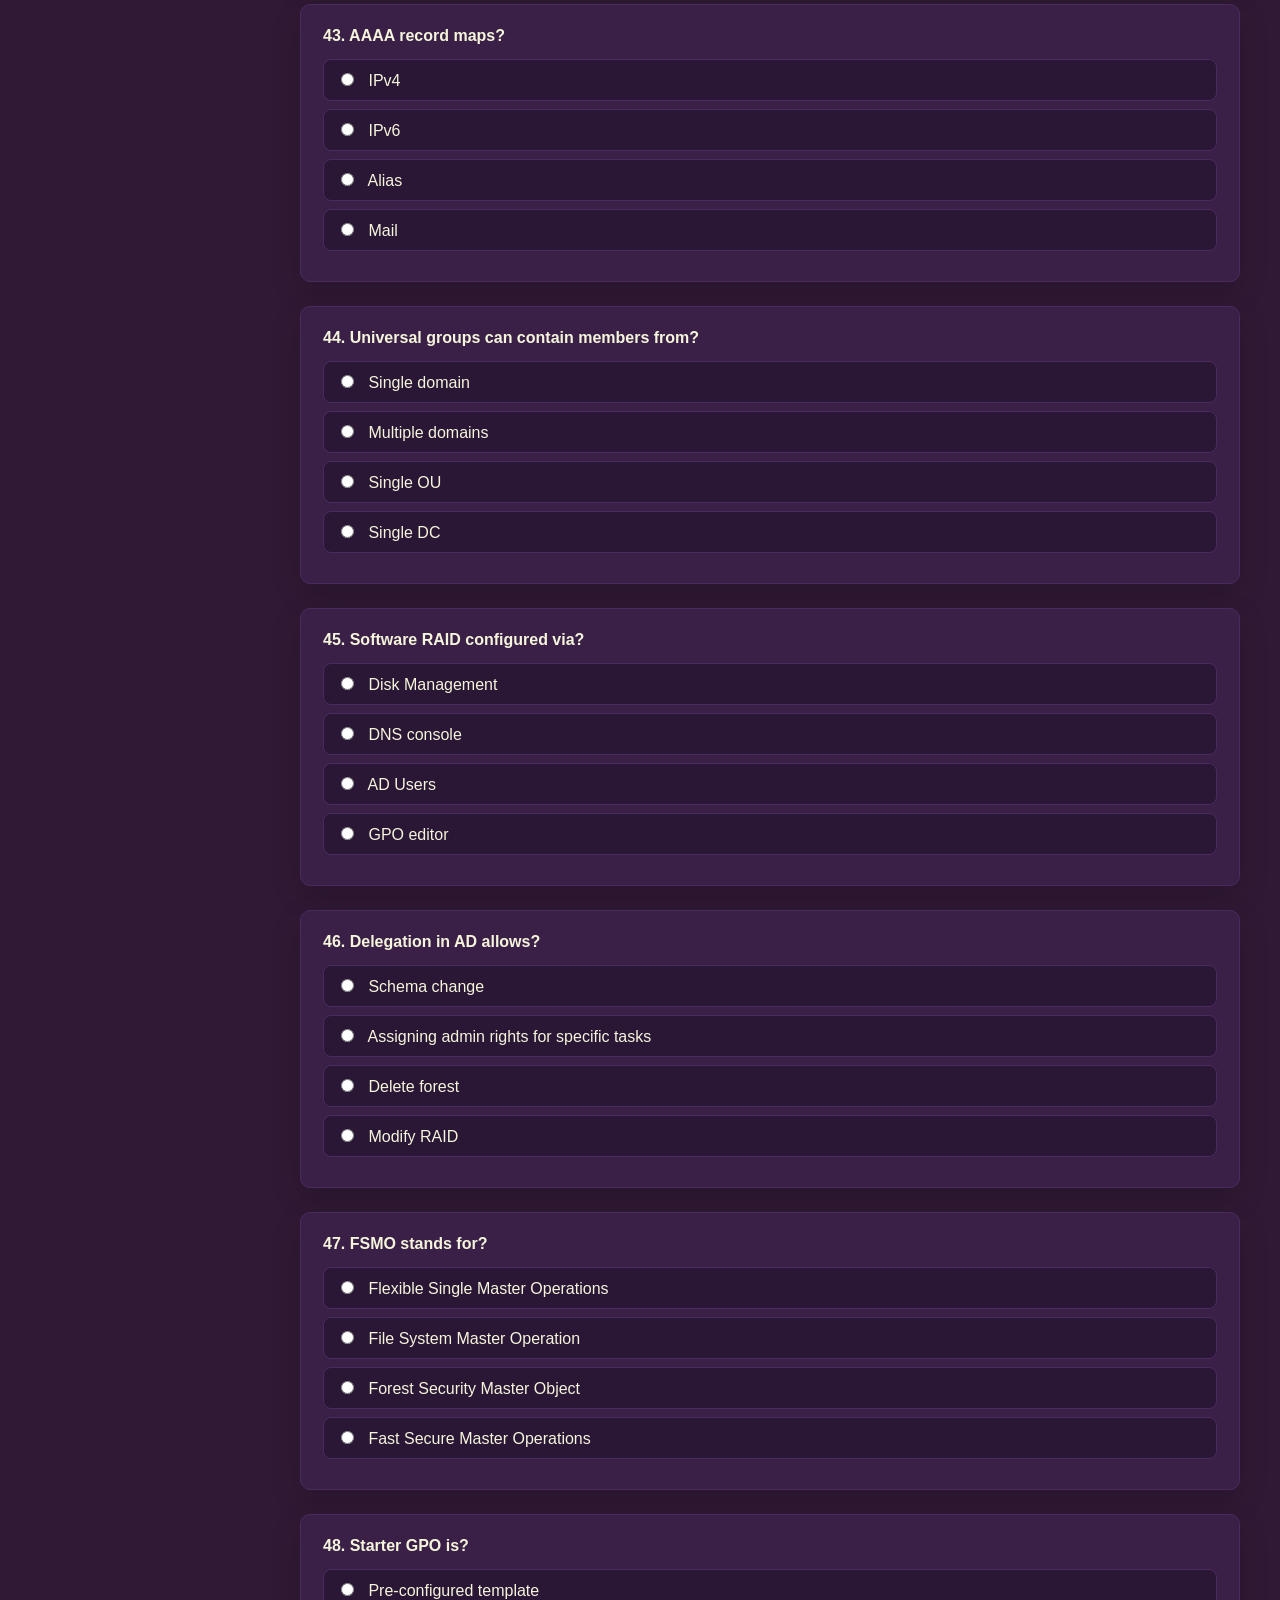
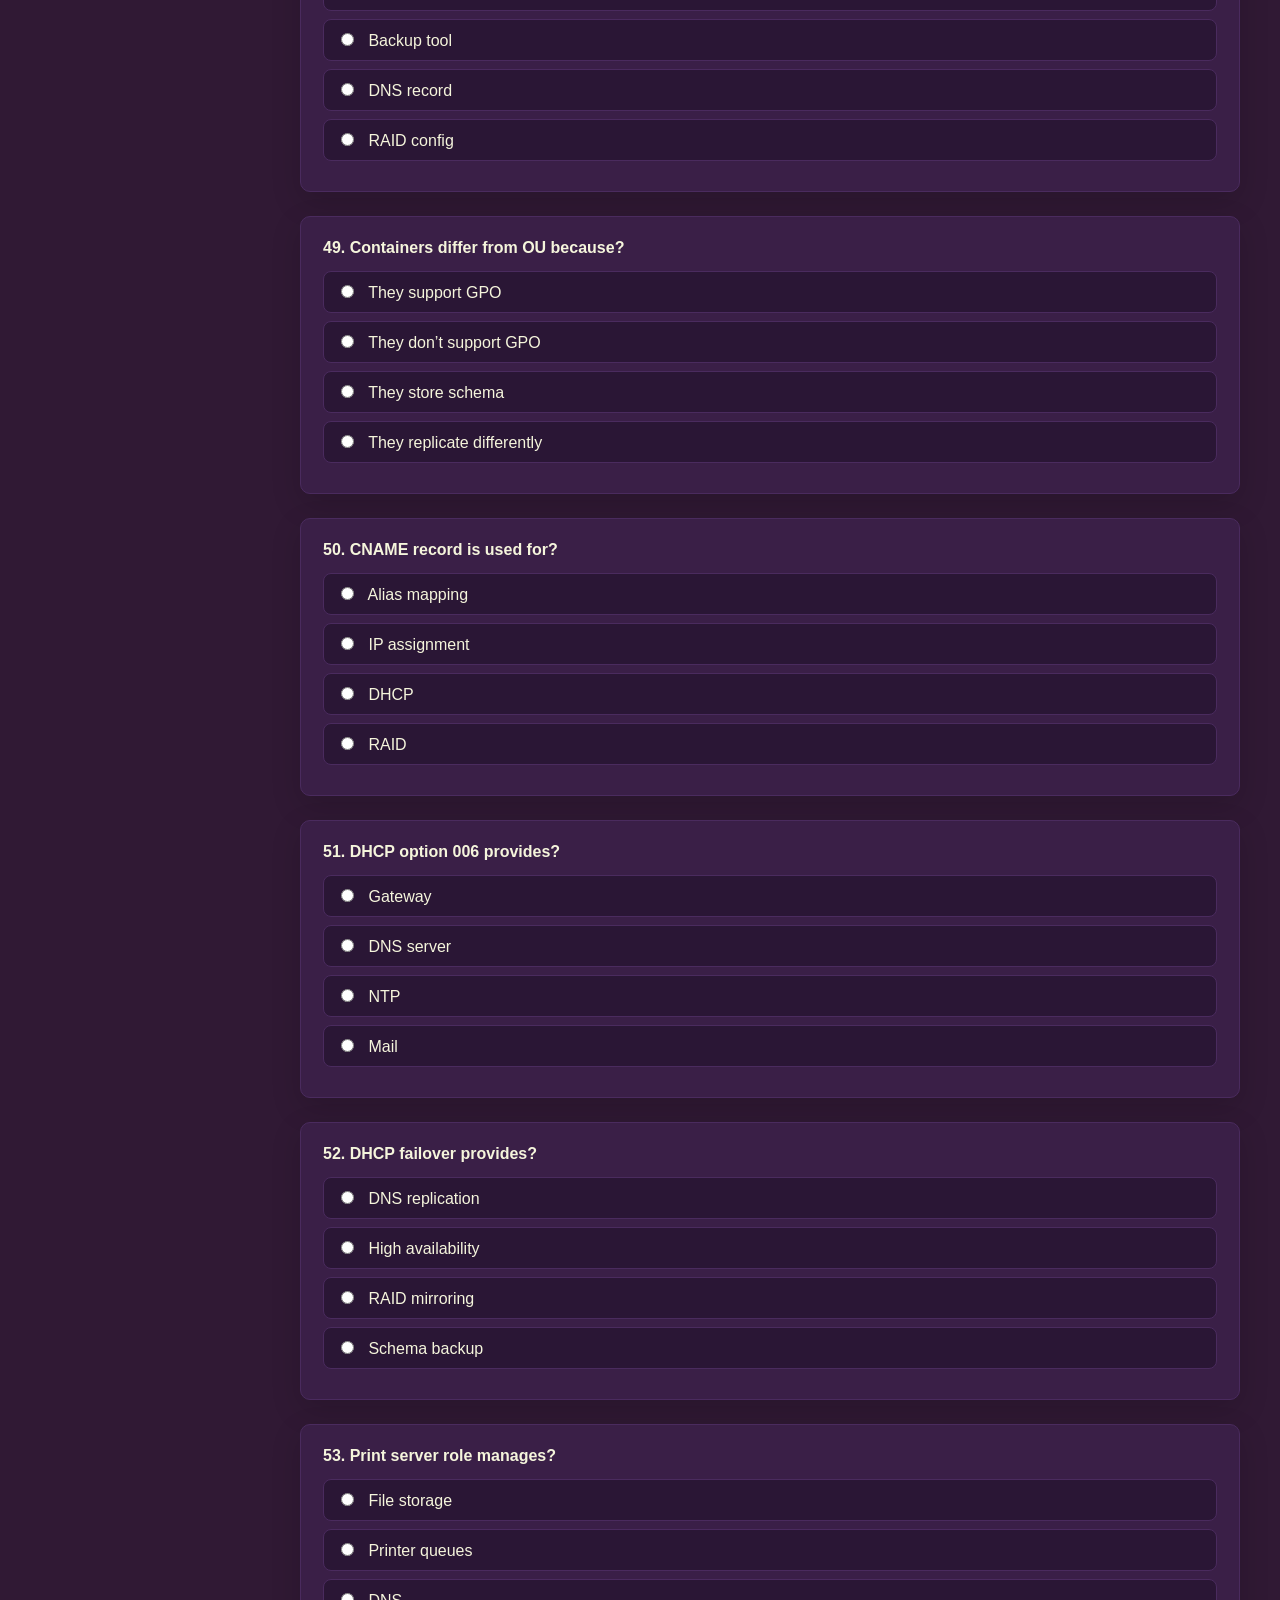
<file: server.html>
<!DOCTYPE html>
<html lang="en">
<head>
<meta charset="UTF-8">
<title>Windows Server Mock Test</title>

<link rel="stylesheet" href="css/variables.css">
<link rel="stylesheet" href="css/layout.css">
<link rel="stylesheet" href="css/components.css">
<link rel="stylesheet" href="css/theme.css">
</head>

<body data-theme="dark">

<header>
  <b>Windows Server Mock Test</b>
  <div class="timer" id="timer">60:00</div>
</header>

<main>
  <aside>
    <h3>Questions</h3>
    <div class="grid" id="nav"></div>
  </aside>

  <section>
    <div class="progress"><div id="progressBar"></div></div>
    <div id="result" class="result"></div>
    <form id="quizForm"></form>
  </section>
</main>

<script type="module">
import { questions } from './questions/server.js';
import { startApp } from './js/app.js';

startApp(questions);
</script>

</body>
</html>
</file>
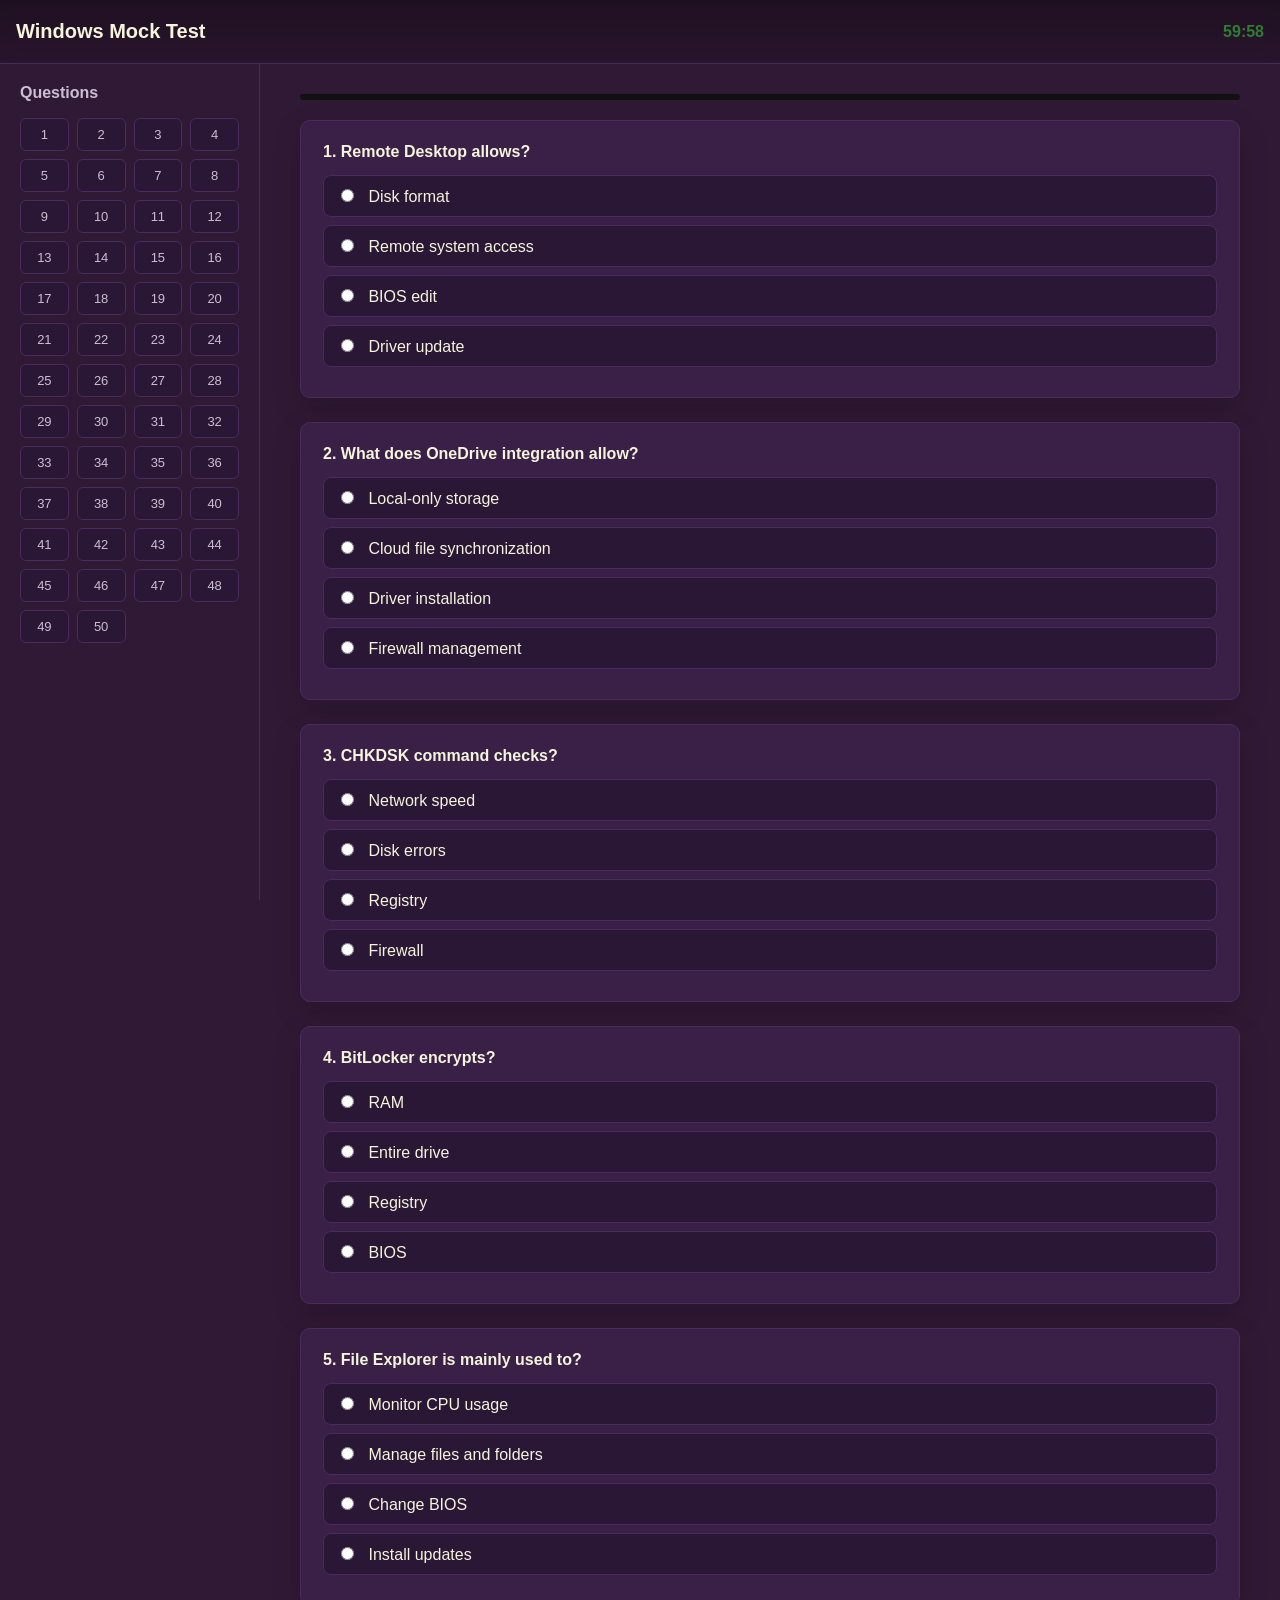
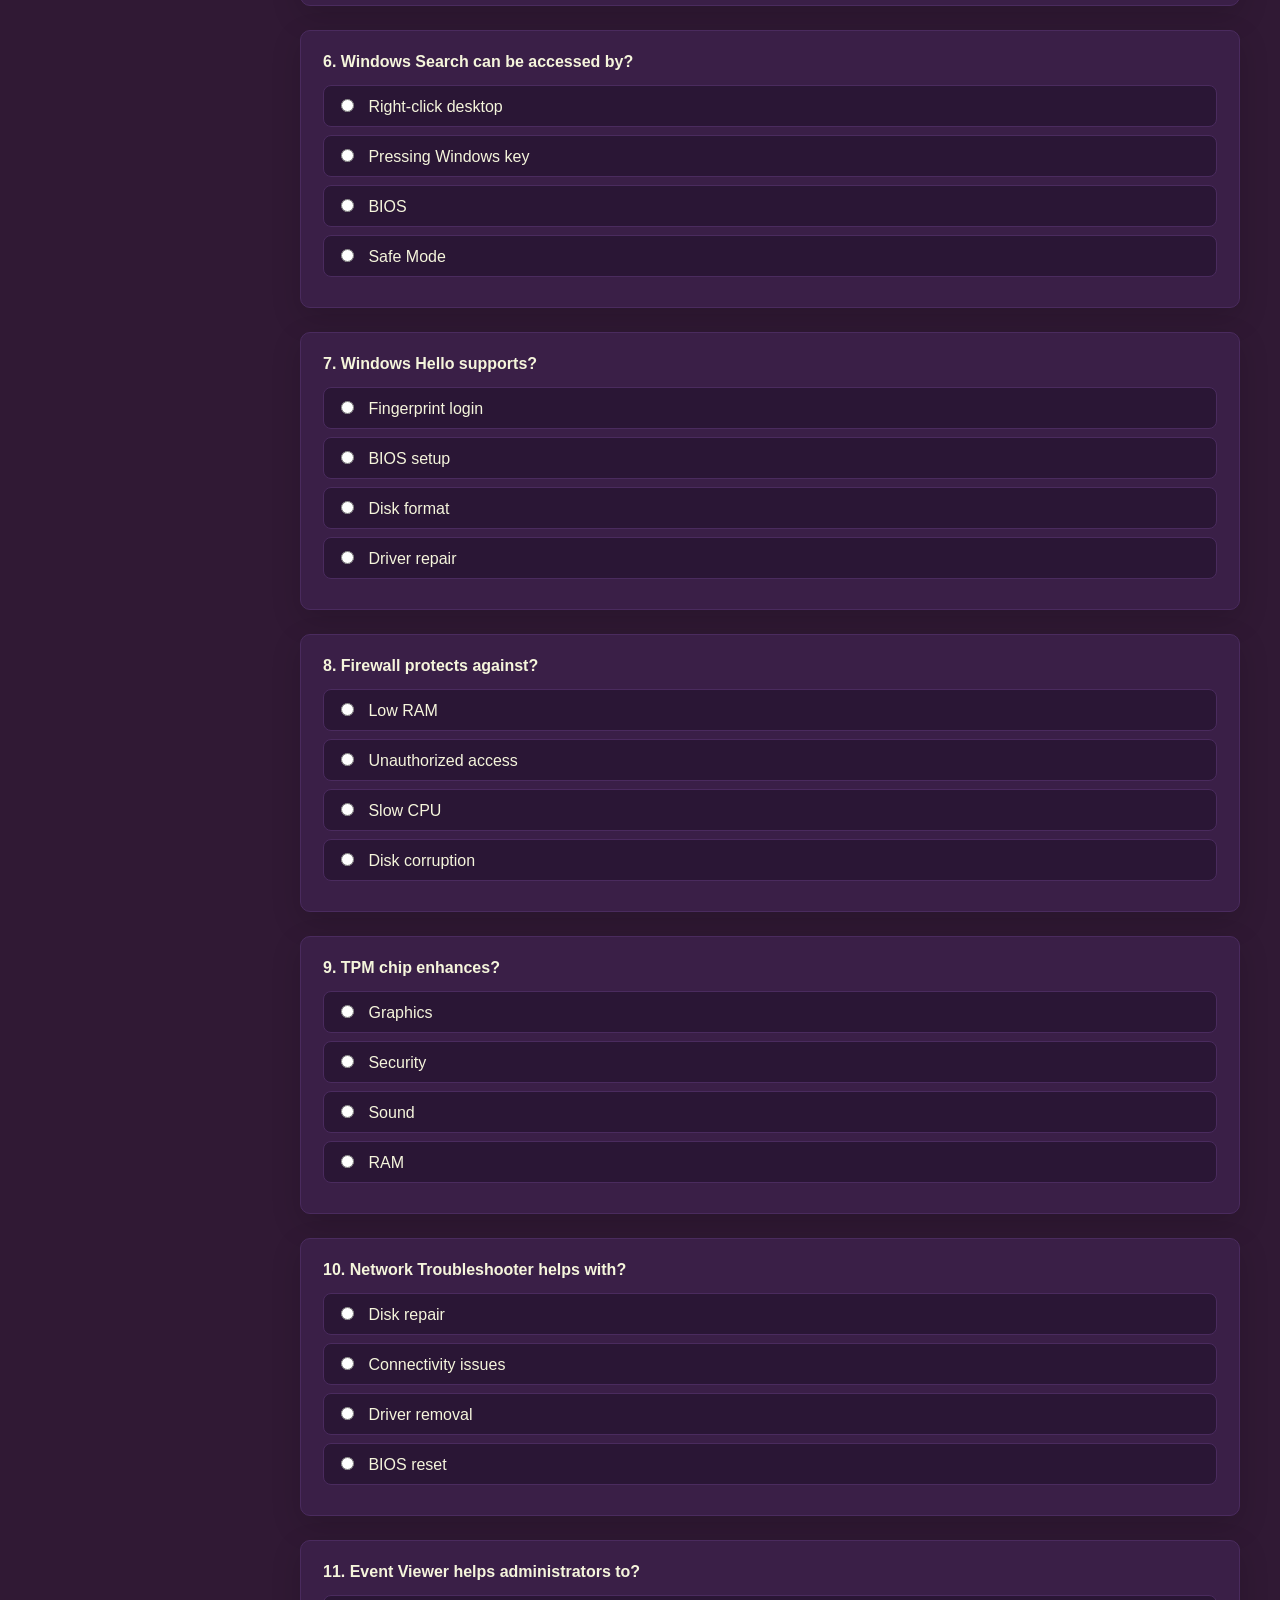
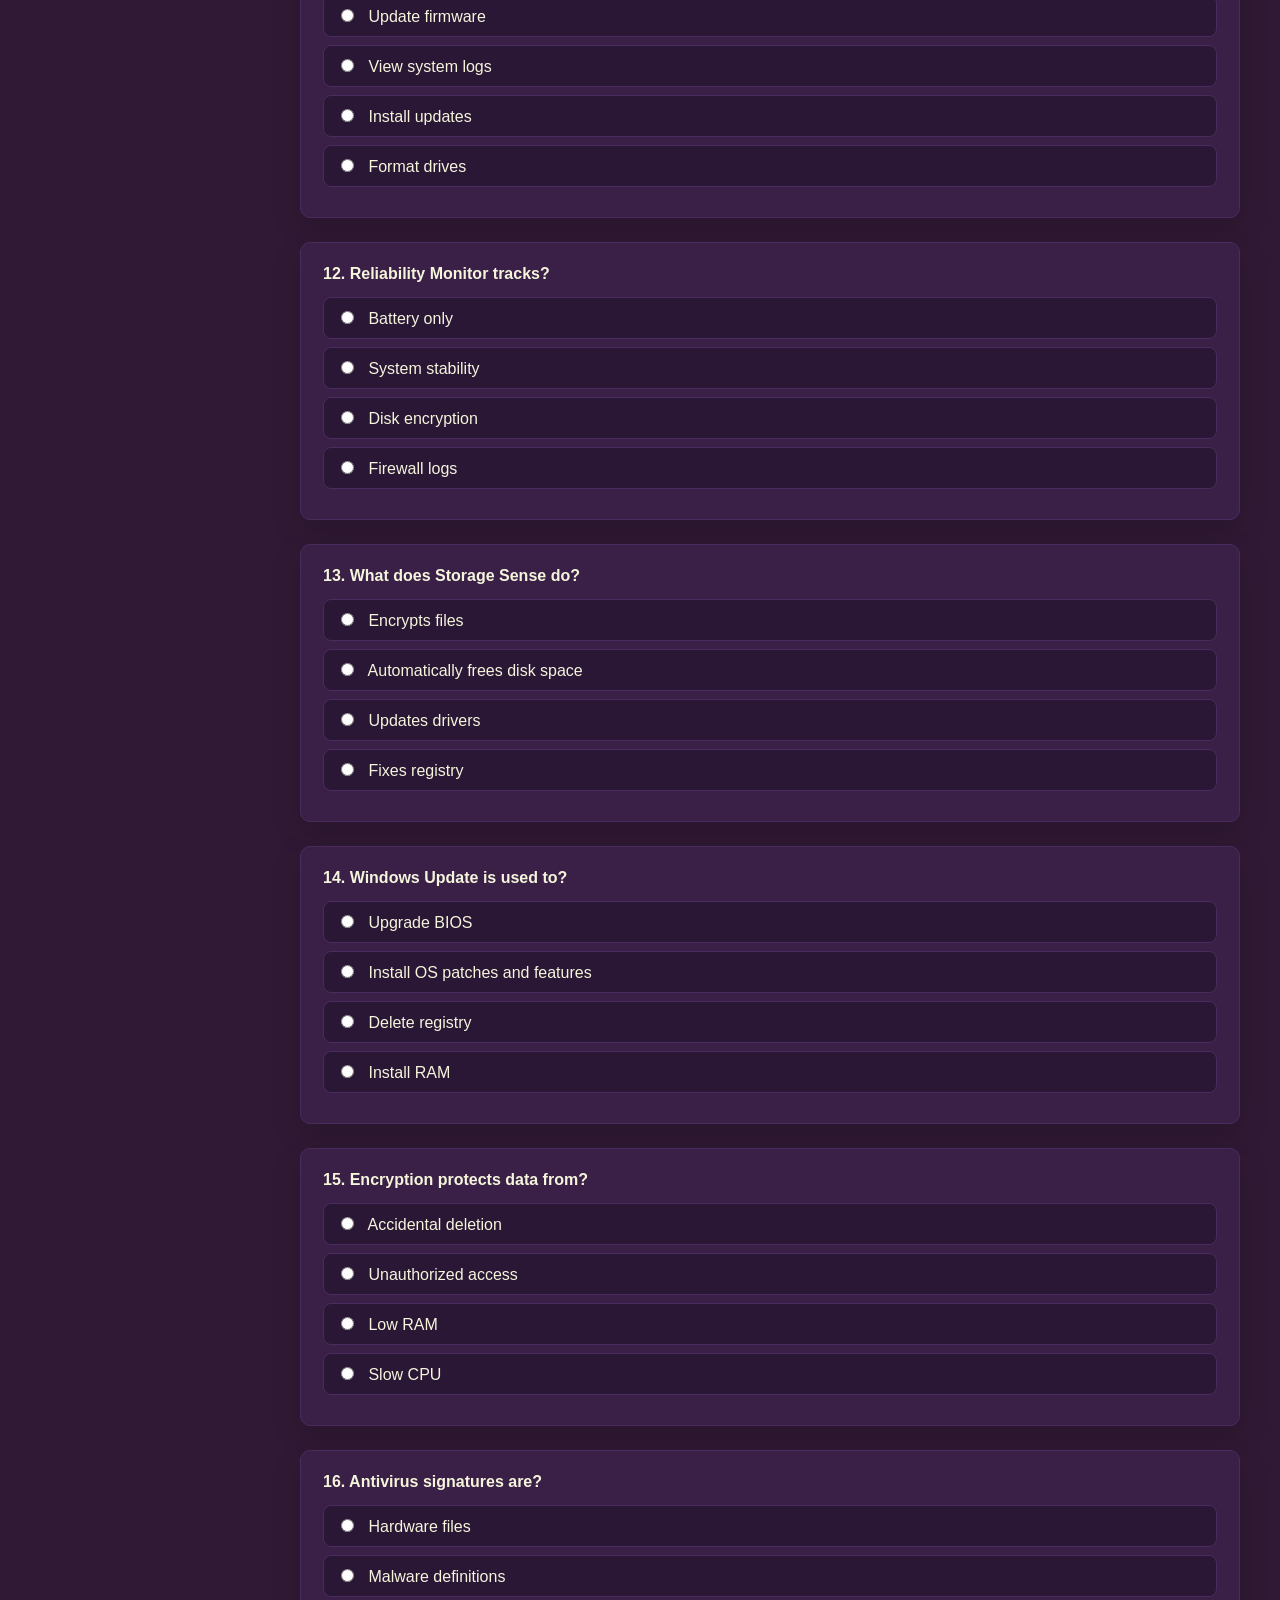
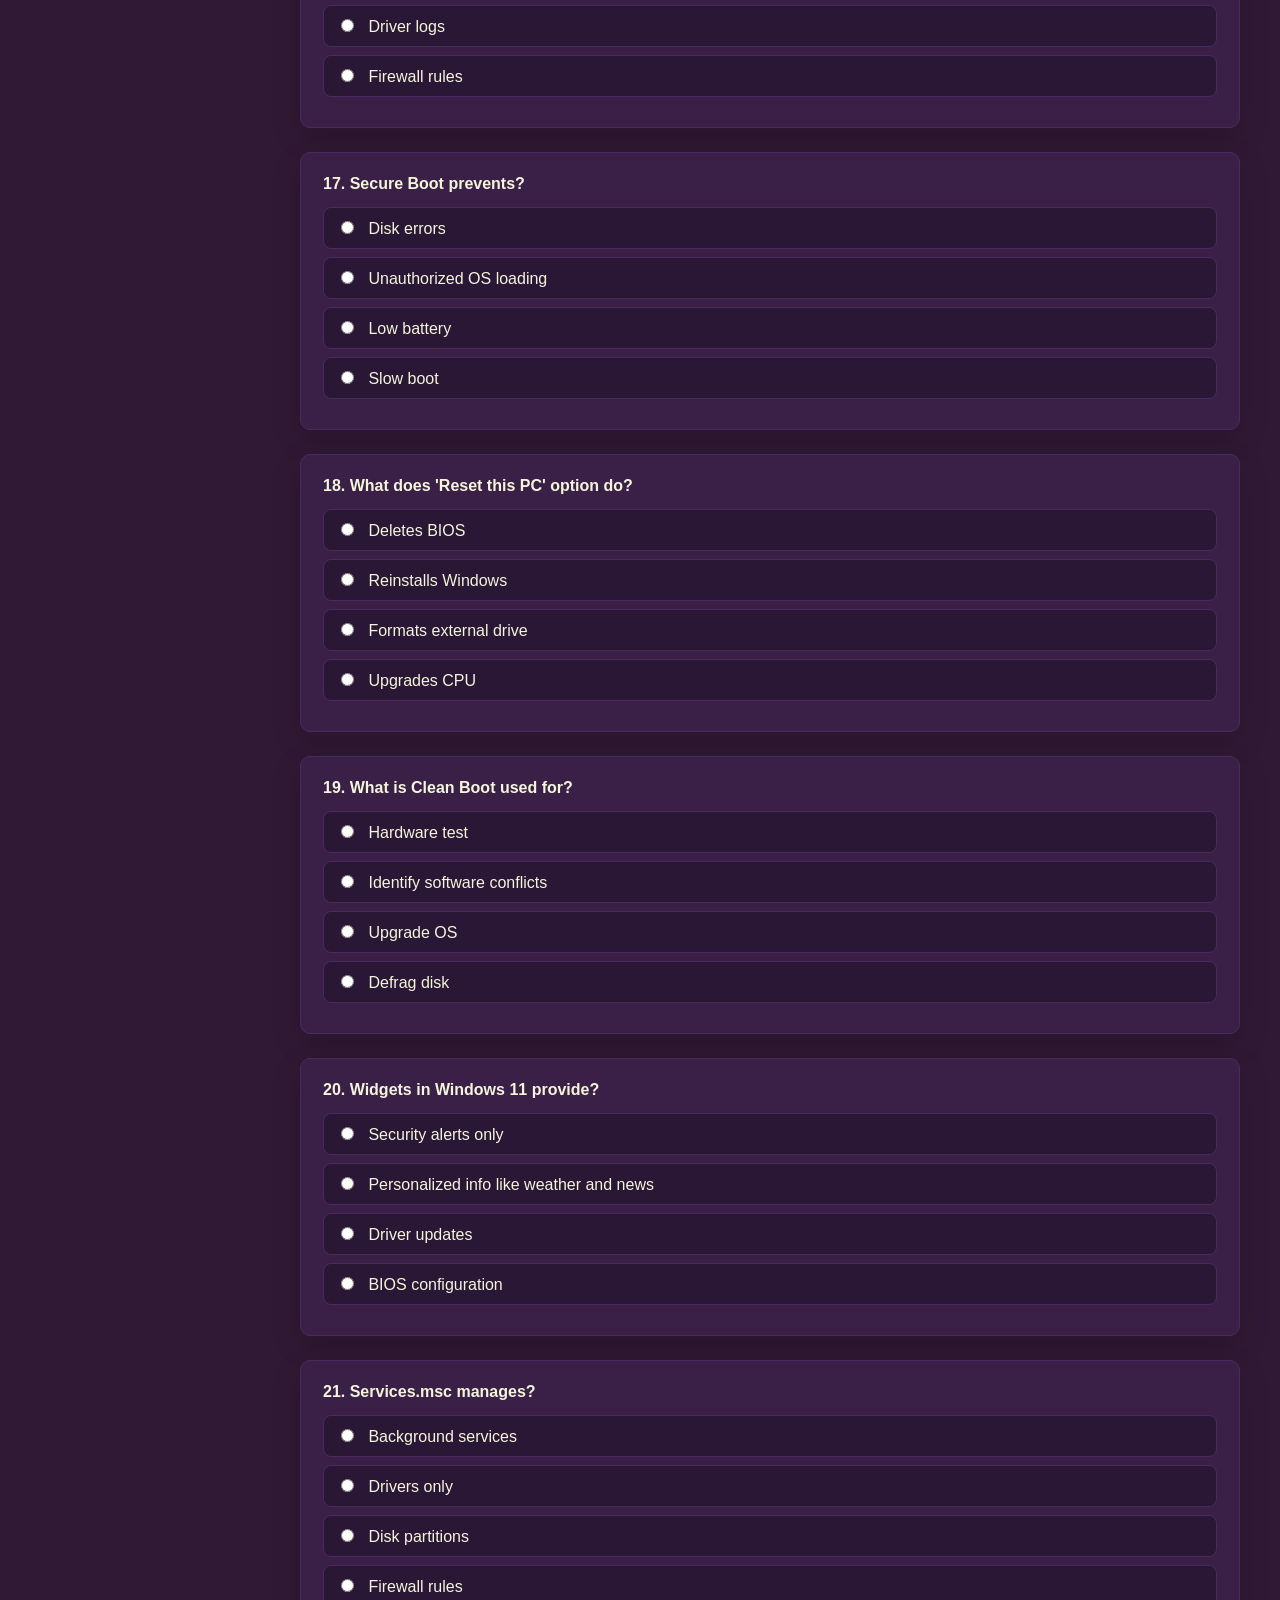
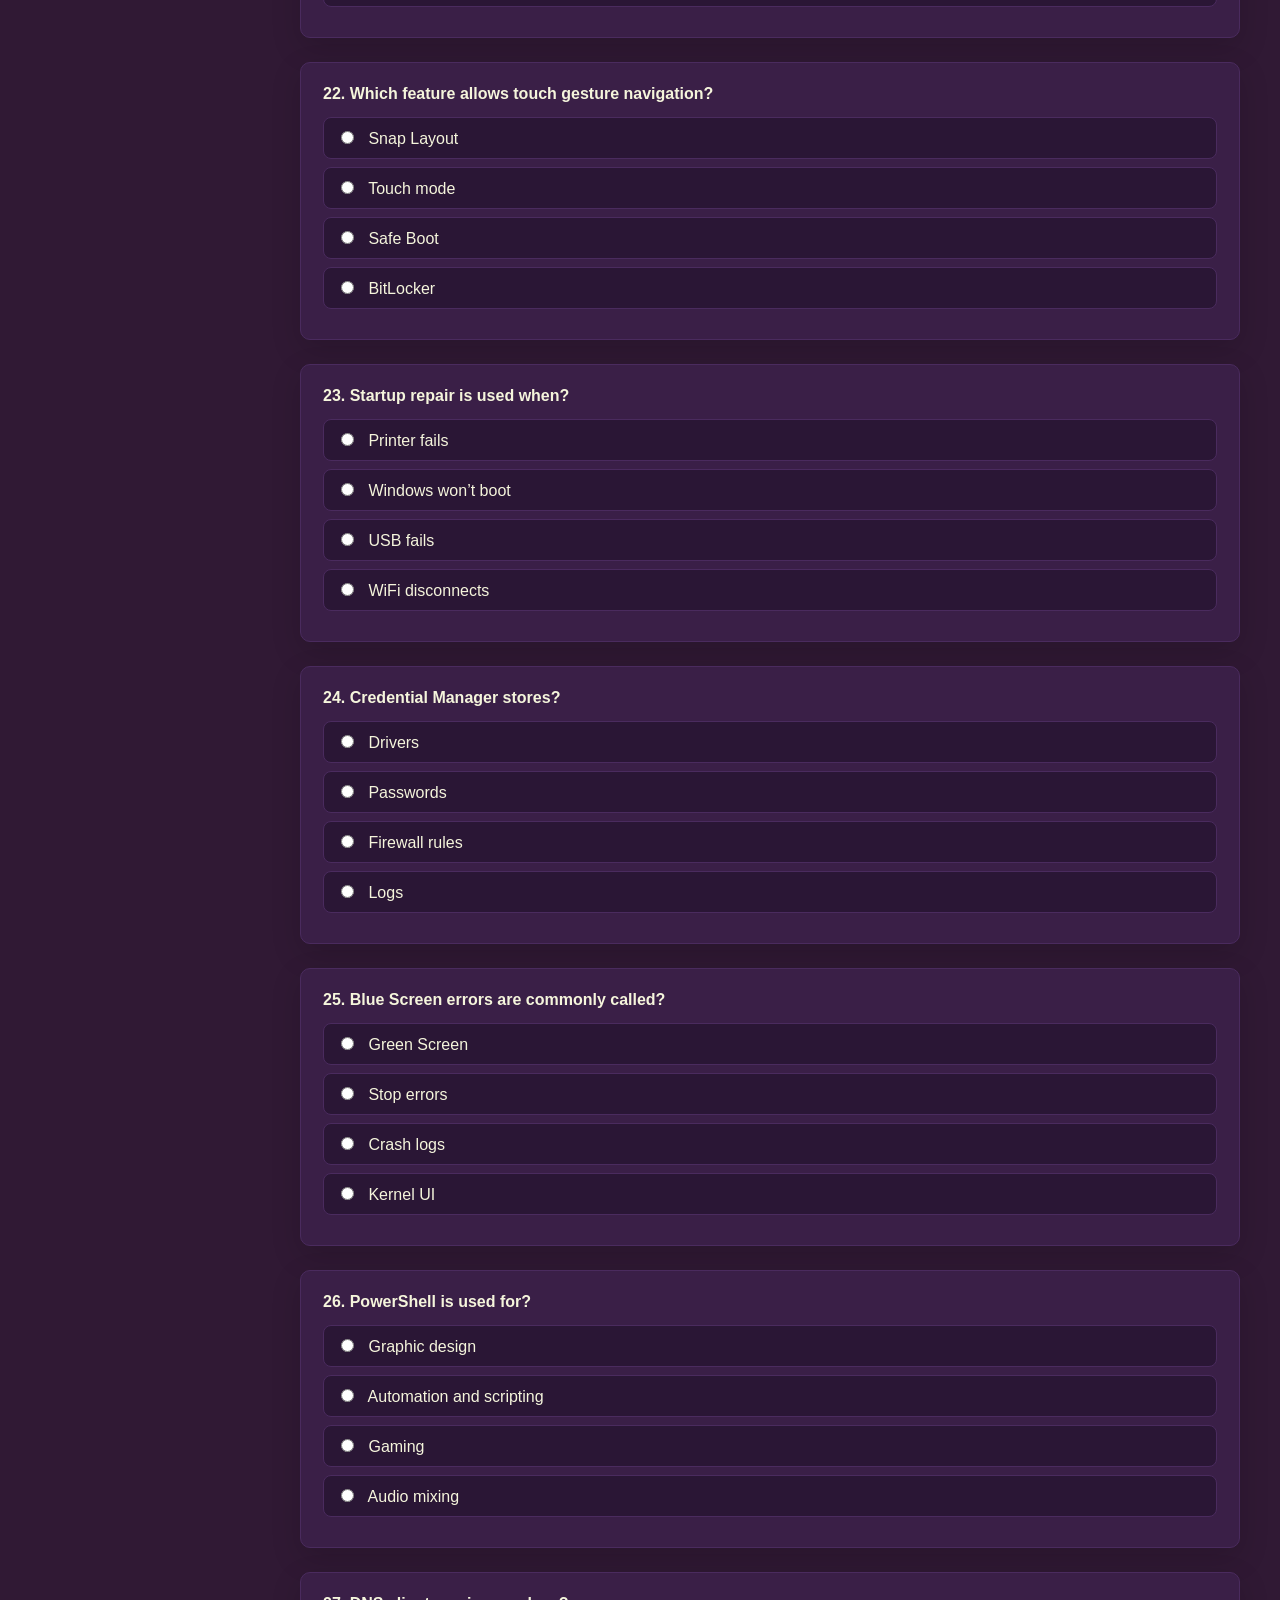
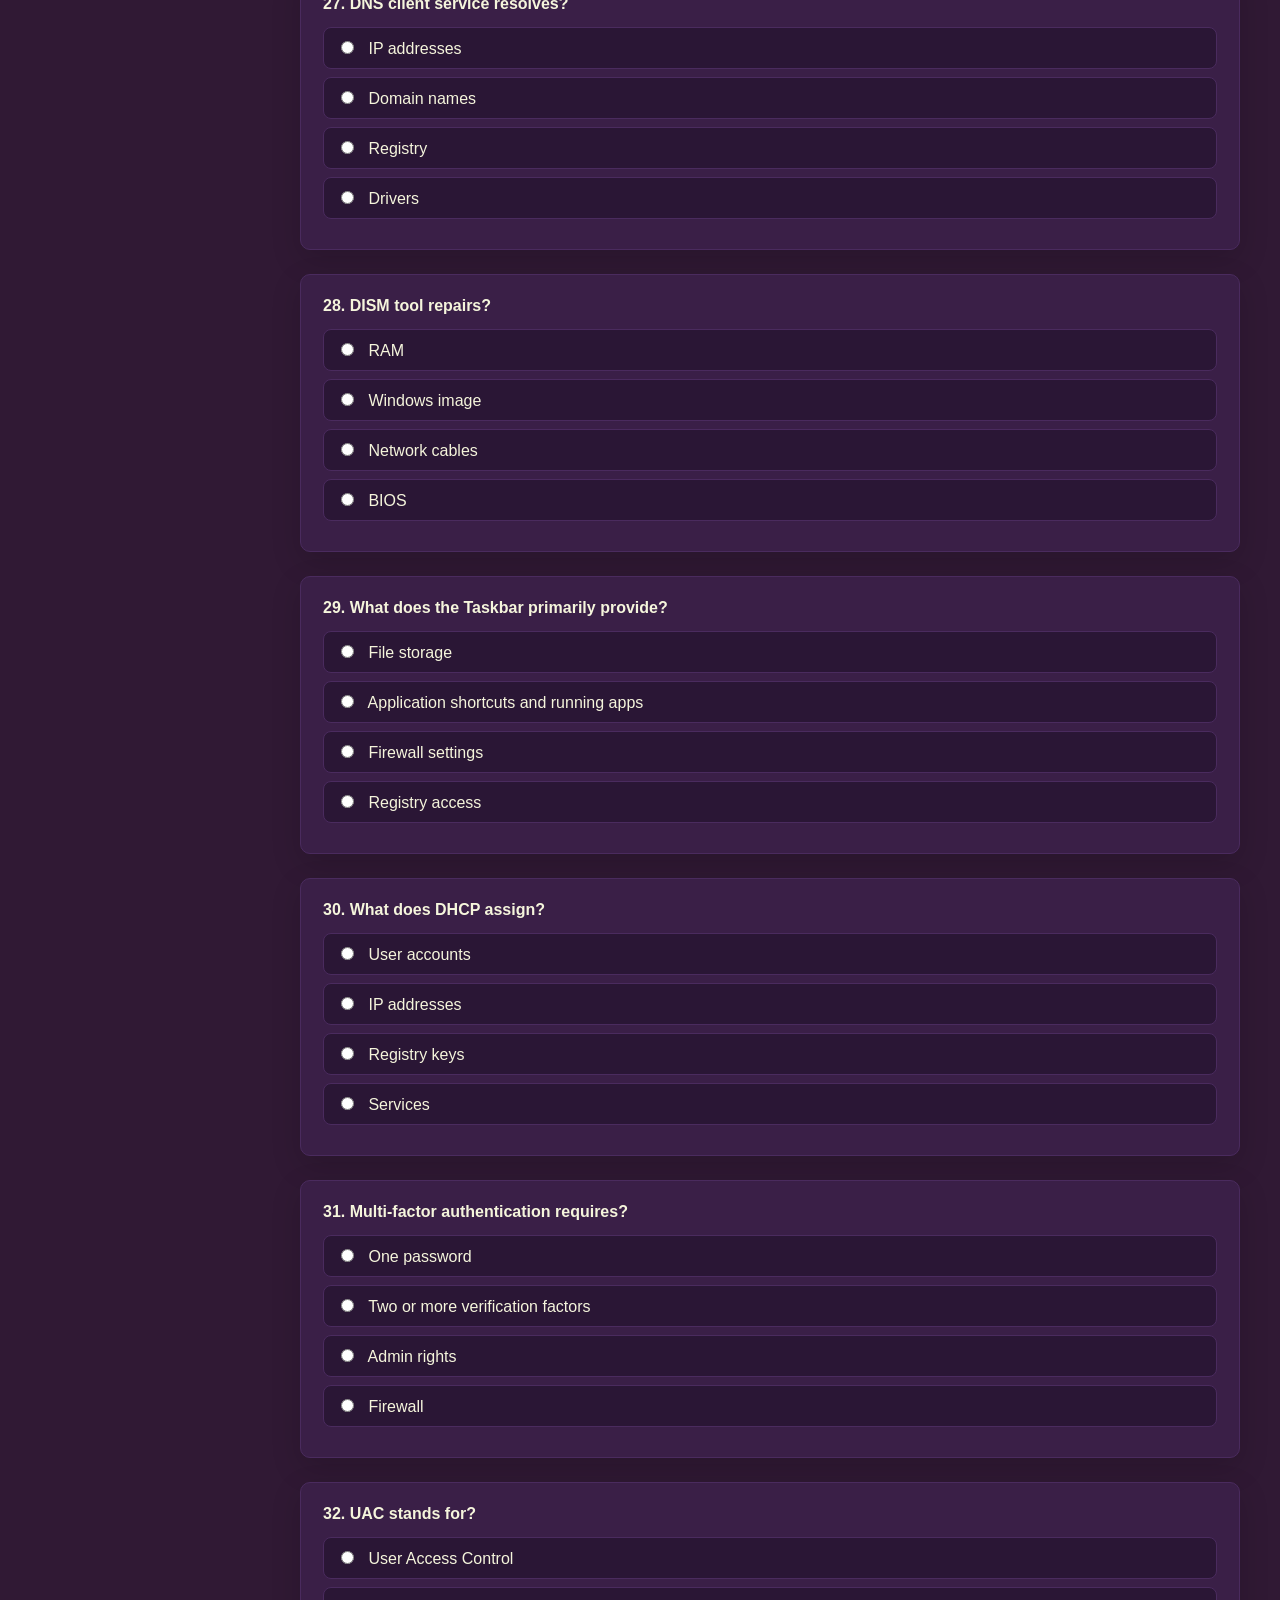
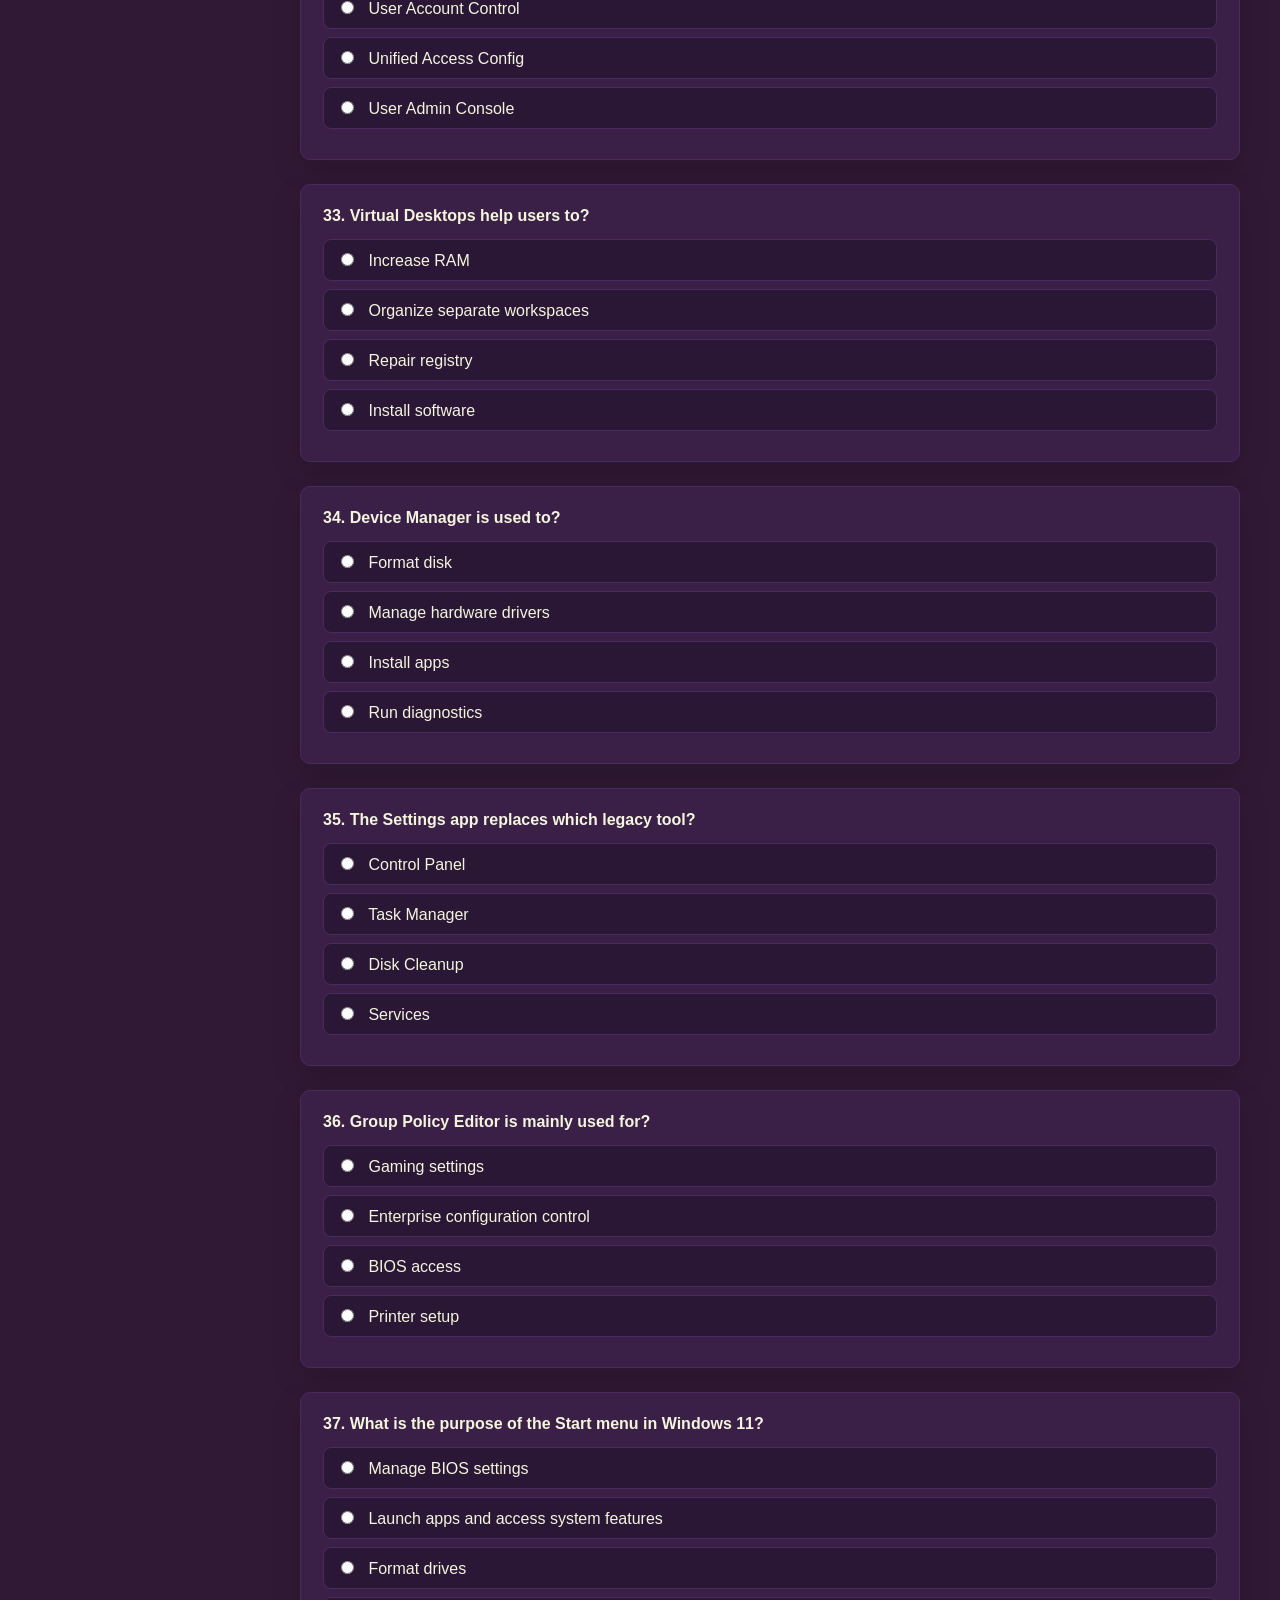
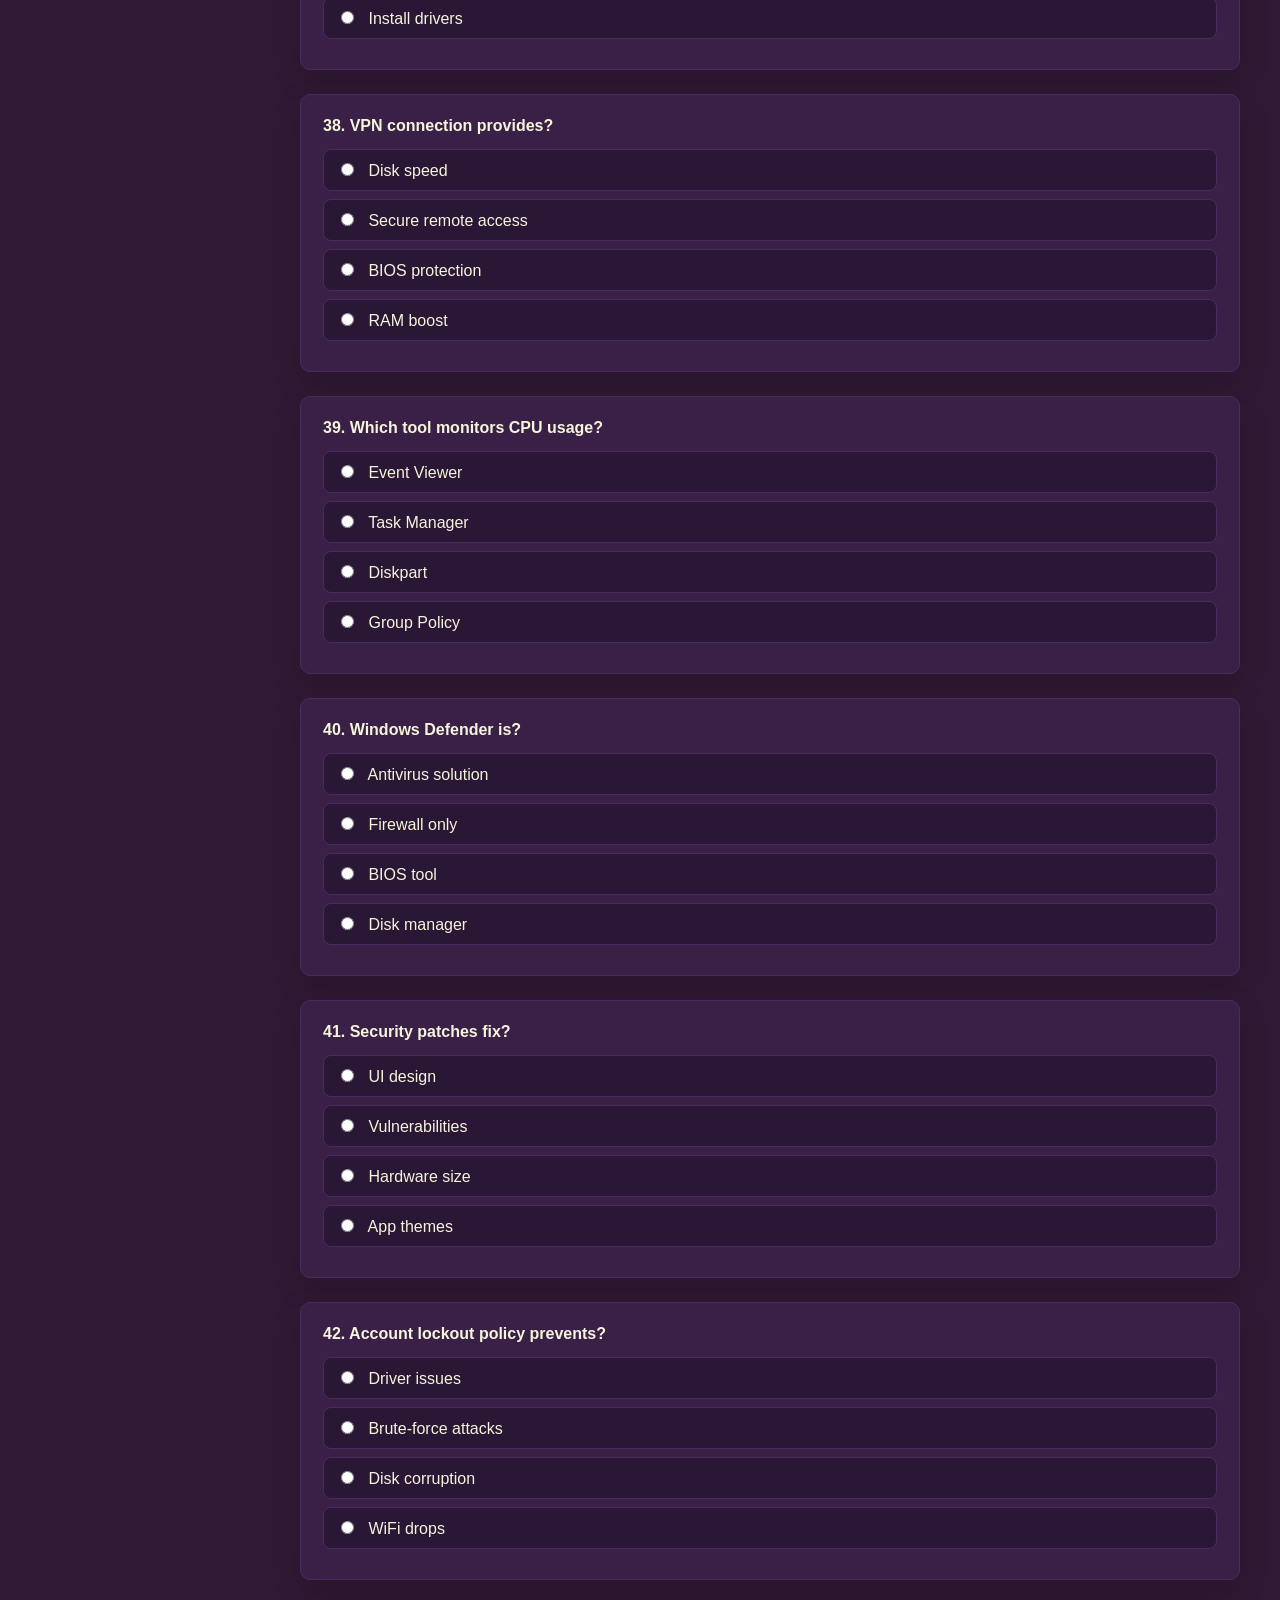
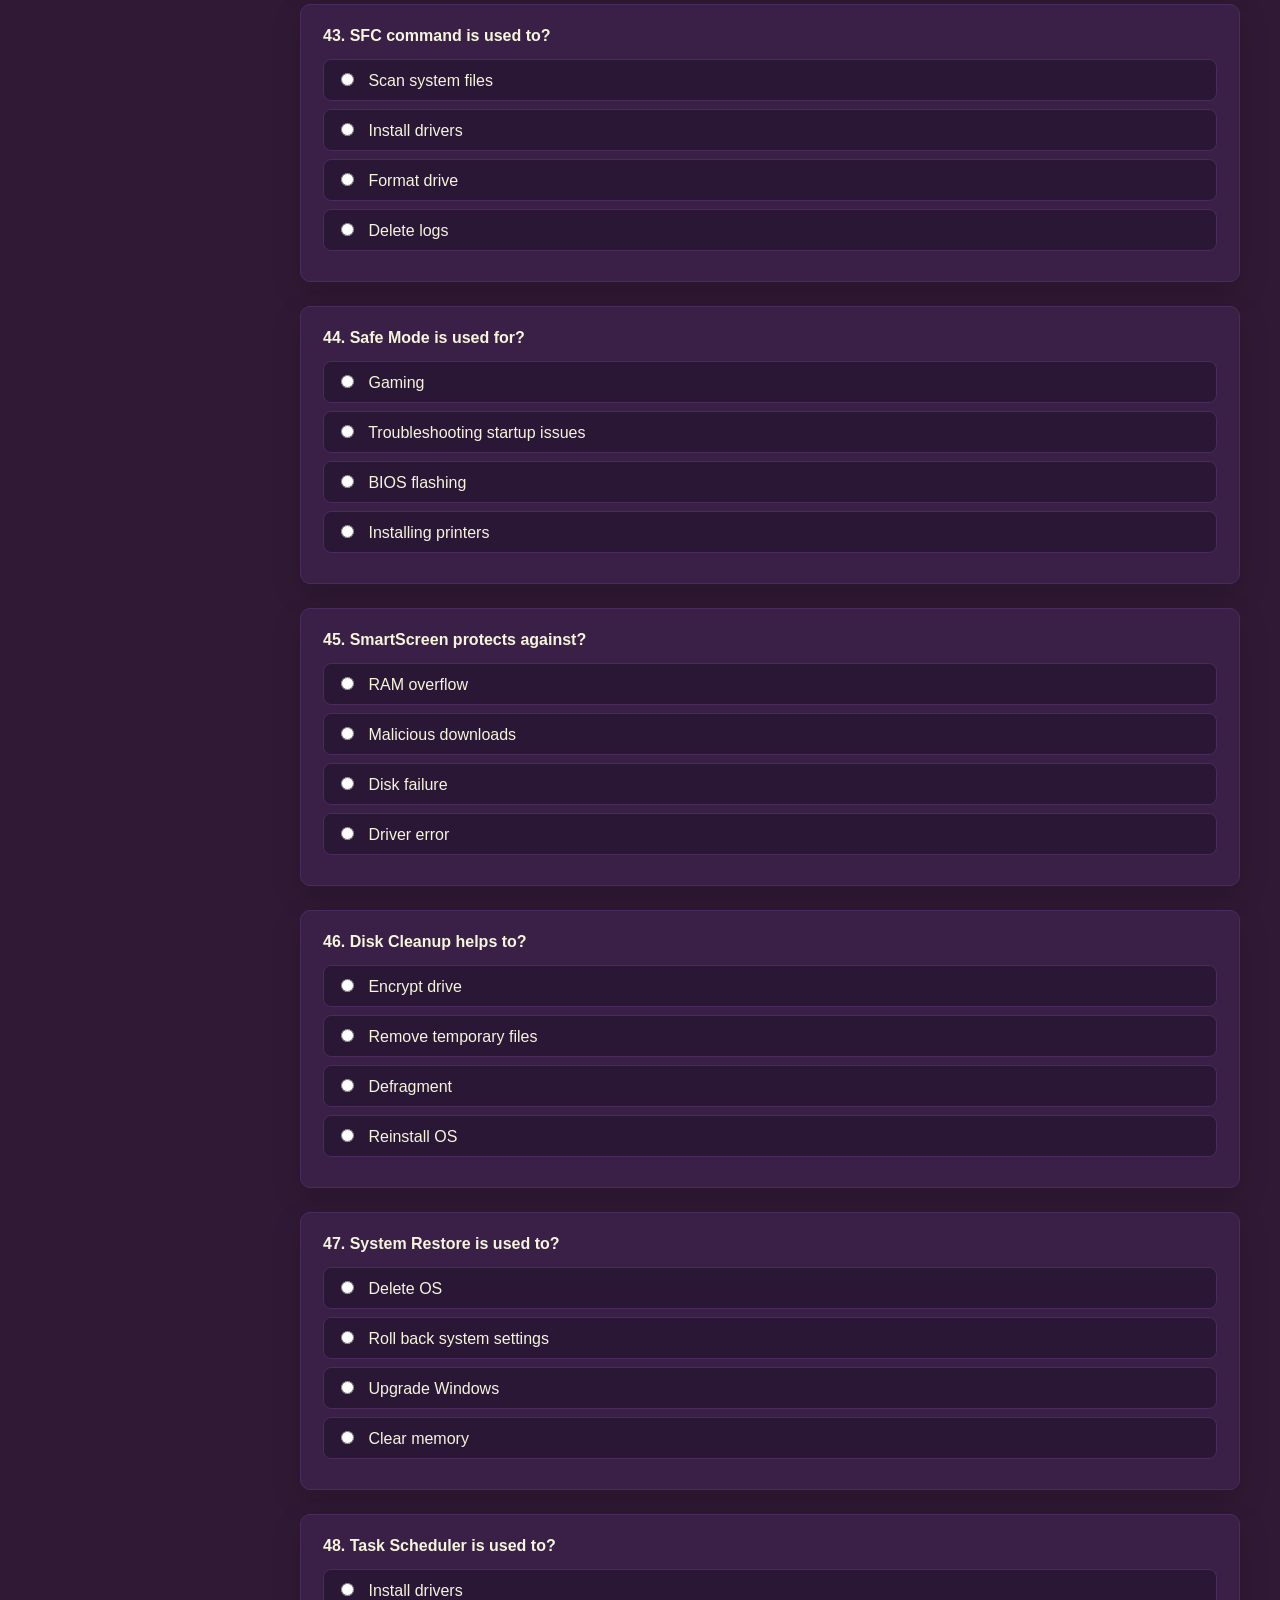
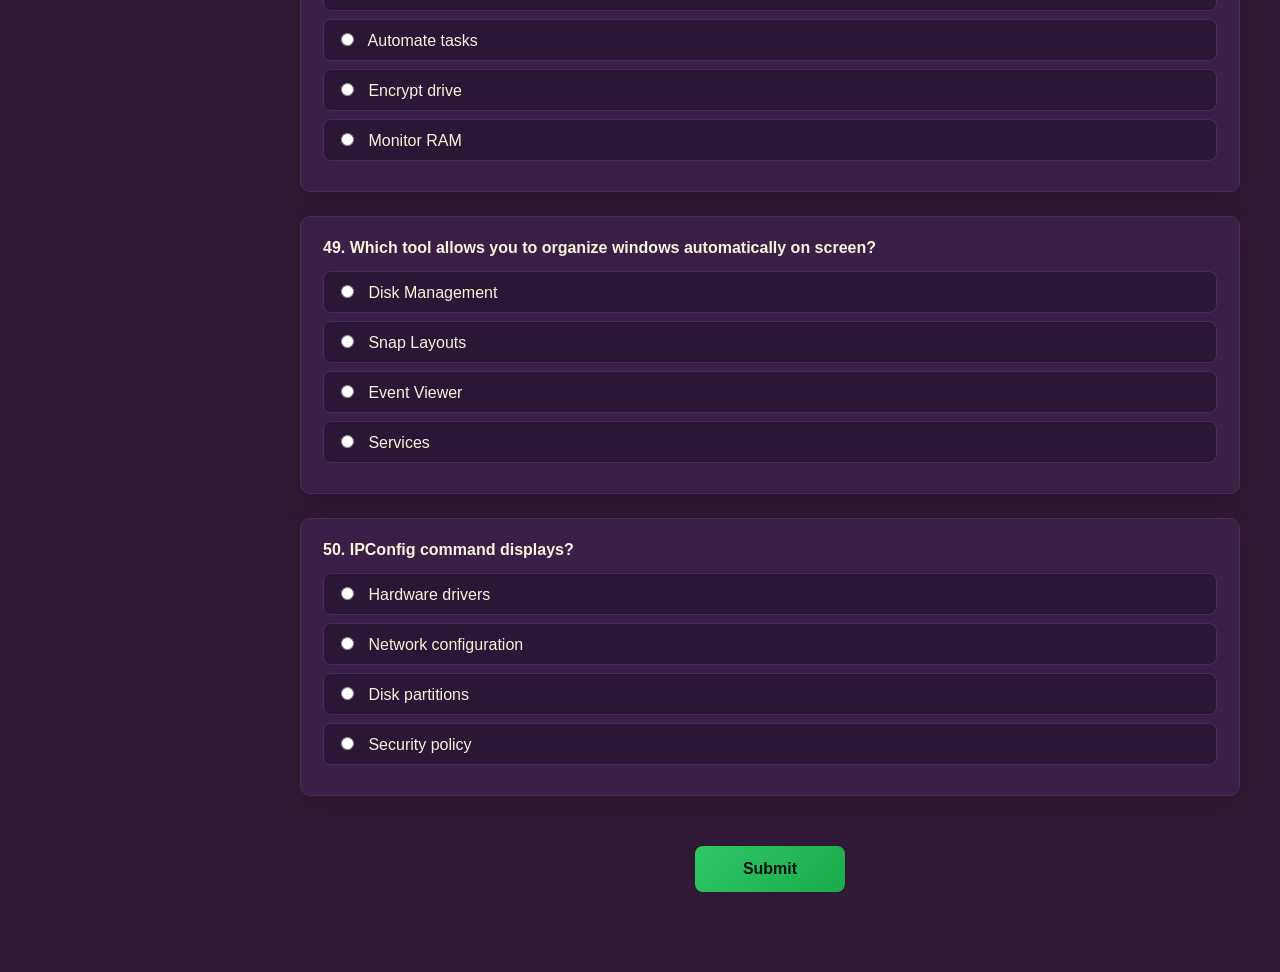
<file: windows.html>
<!DOCTYPE html>
<html lang="en">
<head>
<meta charset="UTF-8">
<title>Windows Mock Test</title>

<link rel="stylesheet" href="css/variables.css">
<link rel="stylesheet" href="css/layout.css">
<link rel="stylesheet" href="css/components.css">
<link rel="stylesheet" href="css/theme.css">
</head>

<body data-theme="dark">

<header>
  <b>Windows Mock Test</b>
  <div class="timer" id="timer">60:00</div>
</header>

<main>
  <aside>
    <h3>Questions</h3>
    <div class="grid" id="nav"></div>
  </aside>

  <section>
    <div class="progress"><div id="progressBar"></div></div>
    <div id="result" class="result"></div>
    <form id="quizForm"></form>
  </section>
</main>

<script type="module">
import { questions } from './questions/windows.js';
import { startApp } from './js/app.js';

startApp(questions);
</script>

</body>
</html>
</file>
<file: css/variables.css>
/* css/variables.css */

:root{
  /* LIGHT MODE */
  --bg:#F5F5DC;
  --card:#ffffff;
  --panel:#f1f1e6;
  --border:#d6d6c8;

  --text:#301934;
  --muted:#6b5f73;

  --accent:#9F2B68;
  --cta:#CC5500;

  --green:#2e7d32;
  --red:#c62828;
  --yellow:#CC5500;
}

/* DARK MODE */
[data-theme="dark"]{
  --bg:#301934;
  --card:#3a1f47;
  --panel:#2a1635;
  --border:#4a2b5e;

  --text:#F5F5DC;
  --muted:#cbbfd1;

  --accent:#9F2B68;
  --cta:#CC5500;
}
</file>
<file: css/layout.css>
/* css/layout.css */

*{
  box-sizing:border-box;
}

body{
  margin:0;
  font-family:Inter,Segoe UI,Arial,sans-serif;
  background:var(--bg);
  color:var(--text);
}

/* HEADER */
header{
  position:sticky;
  top:0;
  z-index:100;

  display:flex;
  justify-content:space-between;
  align-items:center;

  padding:6px 16px;
  height:64px;

  background:linear-gradient(
    180deg,
    rgba(0,0,0,0.35),
    rgba(0,0,0,0.15)
  );

  border-bottom:1px solid var(--border);
  backdrop-filter:blur(8px);
}

header b{
  font-size:20px;
  font-weight:600;
}

/* MAIN LAYOUT */
main{
  display:flex;
  max-width:1300px;
  margin:0 auto;
}

aside{
  width:260px;
  border-right:1px solid var(--border);
  padding:20px;
  position:sticky;
  top:64px;
  height:calc(100vh - 64px);
  overflow-y:auto;
}

aside h3{
  margin-top:0;
  font-size:16px;
  color:var(--muted);
}

section{
  flex:1;
  padding:30px 40px;
}
</file>
<file: css/components.css>
/* css/components.css */

/* TIMER */
.timer{
  color:var(--green);
  font-weight:600;
  font-size:16px;
}

/* QUESTION GRID NAV */
.grid{
  display:grid;
  grid-template-columns:repeat(auto-fill, minmax(45px, 1fr));
  gap:8px;
  margin-top:10px;
}

.nav-btn{
  padding:8px;
  border-radius:6px;
  border:1px solid var(--border);
  background:var(--panel);
  color:var(--muted);
  cursor:pointer;
  font-size:13px;
  text-align:center;
  transition:.2s ease;
  min-width:40px;
}
.nav-btn:hover{
  background:var(--accent);
  color:#fff;
  border-color:var(--accent);
}

.nav-btn.answered{
  border-color:var(--yellow);
  color:var(--yellow);
}

.nav-btn.correct{
  border-color:var(--green);
  color:var(--green);
}

.nav-btn.wrong{
  border-color:var(--red);
  color:var(--red);
}

/* PROGRESS BAR */
.progress{
  height:6px;
  background:#111;
  border-radius:6px;
  overflow:hidden;
  margin-bottom:20px;
}

.progress div{
  height:100%;
  width:0;
  background:linear-gradient(90deg,#2ec866,#1ba94c);
  transition:.3s;
}

/* QUESTION CARD */
.question{
  background:var(--card);
  border:1px solid var(--border);
  border-radius:10px;
  padding:22px;
  margin-bottom:24px;
  box-shadow:0 10px 30px rgba(0,0,0,.15);
}

.question b{
  display:block;
  margin-bottom:14px;
}

/* OPTIONS */
.options label{
  display:block;
  padding:10px 12px;
  margin-bottom:8px;
  border-radius:8px;
  background:var(--panel);
  border:1px solid var(--border);
  cursor:pointer;
  transition:.2s ease;
}

.options label:hover{
  border-color:var(--green);
}

.options input{
  margin-right:10px;
  accent-color:var(--green);
}

.options input:checked + span{
  color:var(--accent);
}

/* SOLUTION BOX */
.solution{
  display:none;
  margin-top:14px;
  padding:14px;
  background:var(--panel);
  border-left:4px solid var(--border);
  border-radius:8px;
  color:var(--muted);
  font-size:14px;
}

.solution.correct{
  border-left-color:var(--green);
}

.solution.wrong{
  border-left-color:var(--red);
}

/* SUBMIT BUTTON */
button{
  display:block;
  margin:50px auto;
  padding:14px 48px;
  font-size:16px;
  font-weight:600;
  background:linear-gradient(135deg,#2ec866,#1ba94c);
  color:#06130c;
  border:none;
  border-radius:8px;
  cursor:pointer;
}

button:hover{
  transform:translateY(-1px);
  box-shadow:0 6px 18px rgba(0,0,0,.2);
}

/* RESULT PANEL */
.result{
  display:none;
  background:var(--card);
  border-left:6px solid var(--green);
  padding:26px;
  border-radius:10px;
  margin-bottom:40px;
}
</file>
<file: css/theme.css>
/* css/theme.css */

/* Smooth theme transition */
body{
  transition:background .25s, color .25s;
}

.card, .question, .nav-btn, .solution{
  transition:background .25s, border .25s, color .25s;
}

/* Scrollbar styling */
::-webkit-scrollbar{
  width:8px;
}

::-webkit-scrollbar-track{
  background:var(--bg);
}

::-webkit-scrollbar-thumb{
  background:var(--border);
  border-radius:4px;
}
</file>
